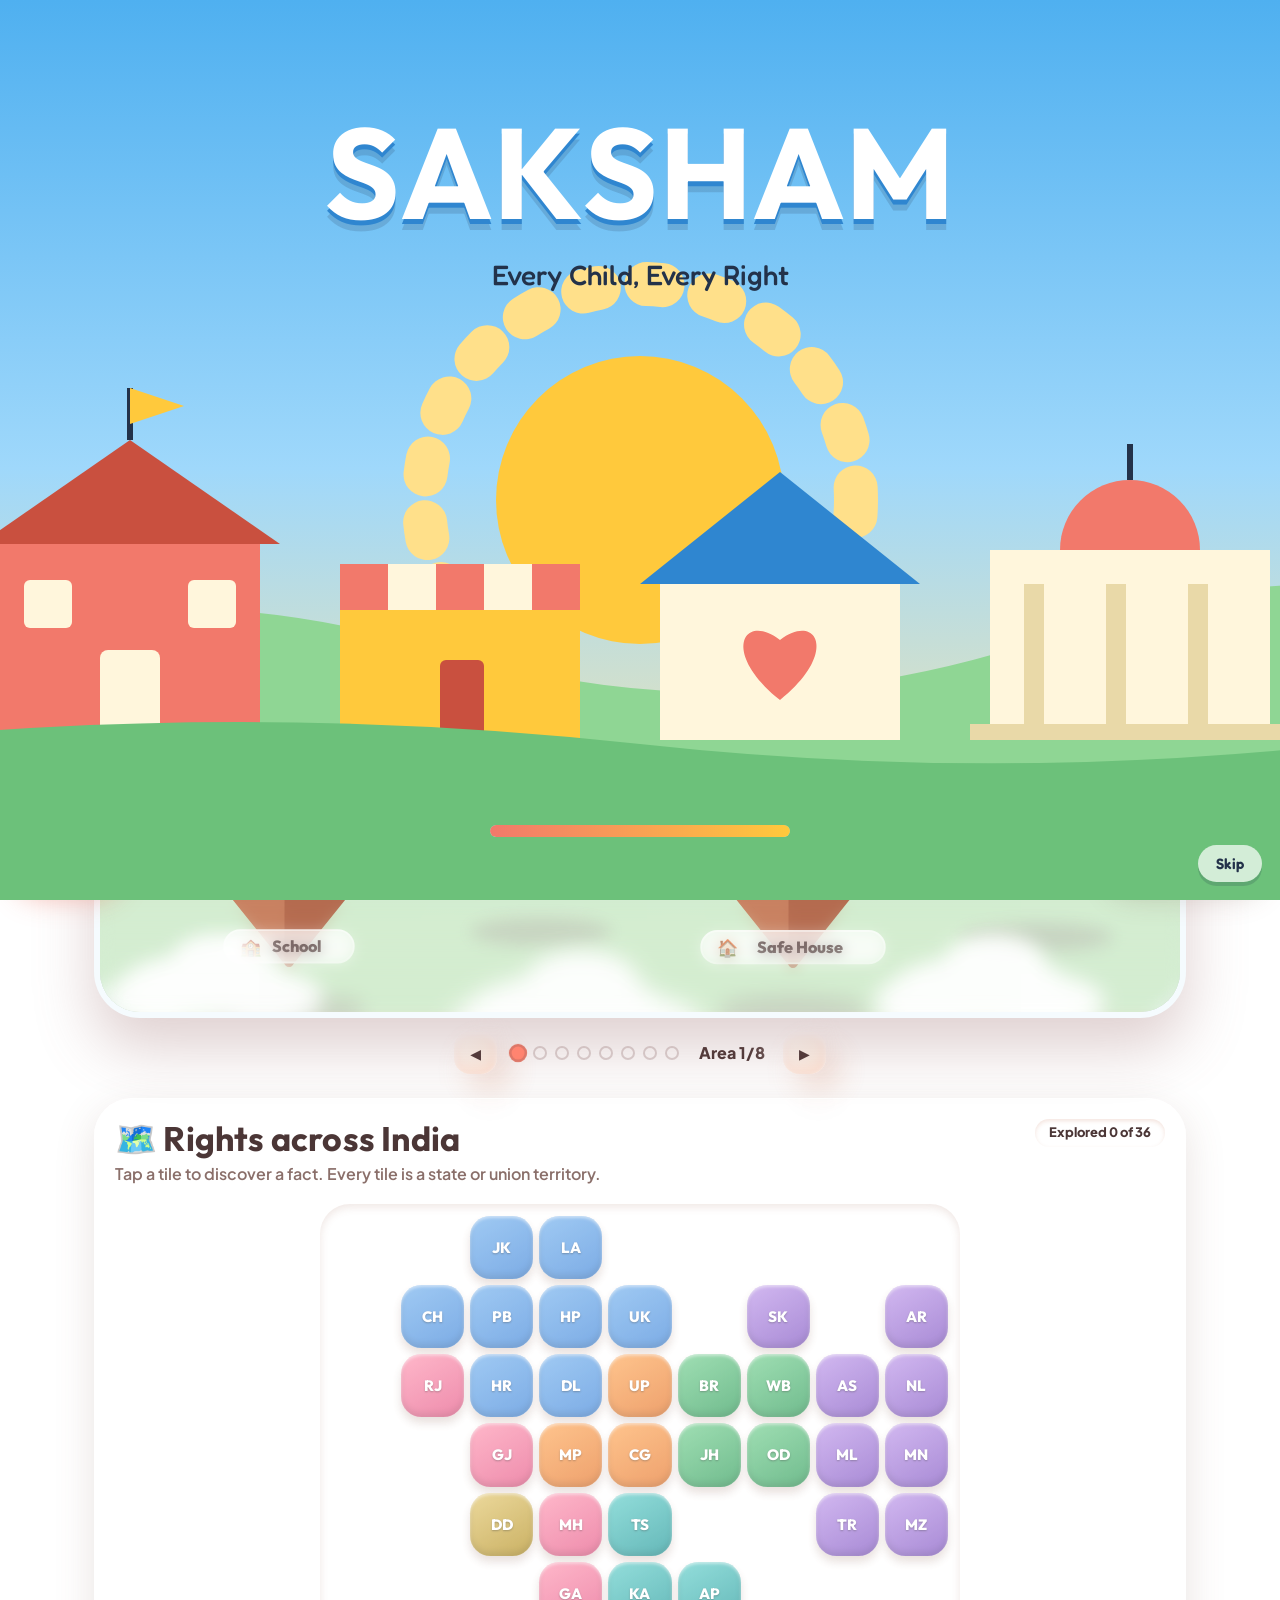
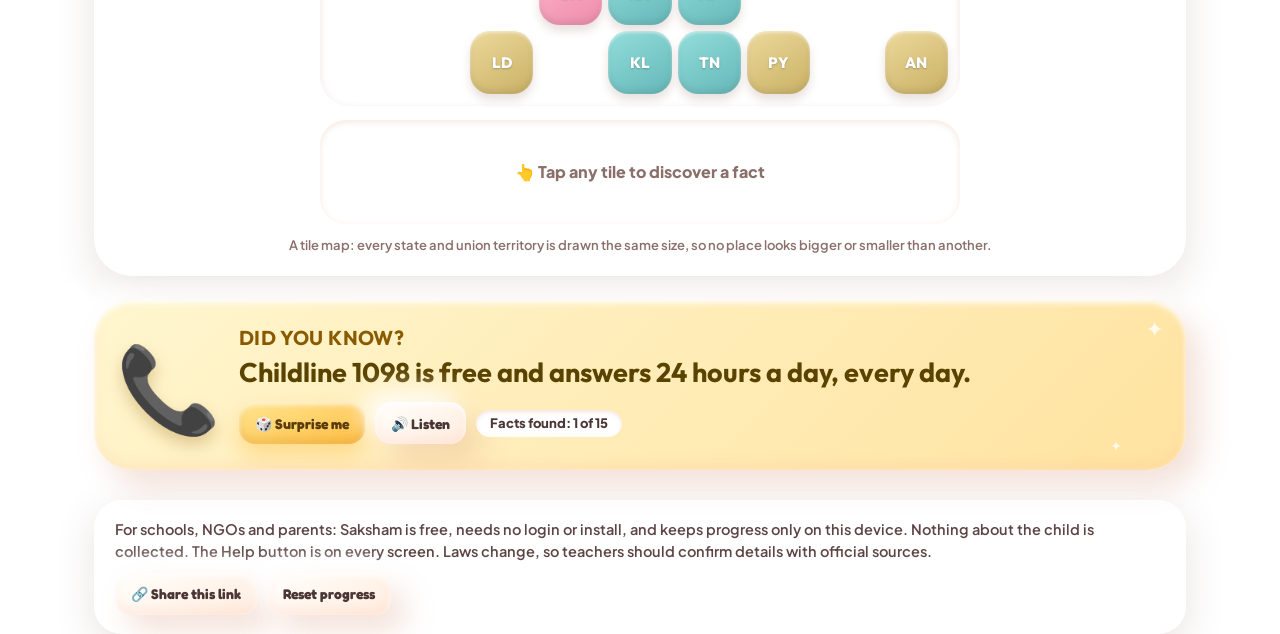
<file: index.html>
<!DOCTYPE html>
<html lang="en">
<link rel="stylesheet" href="saksham-fx.css">
<head>
<meta charset="utf-8">
<meta name="viewport" content="width=device-width, initial-scale=1, viewport-fit=cover">
<title>SAKSHAM — Every Child, Every Right</title>
<link rel="preconnect" href="https://fonts.googleapis.com">
<link href="https://fonts.googleapis.com/css2?family=Outfit:wght@500;700;800&family=Plus+Jakarta+Sans:wght@500;600;700;800&family=Noto+Sans+Devanagari:wght@500;700&family=Noto+Sans+Tamil:wght@500;700&family=Noto+Sans+Telugu:wght@500;700&family=Noto+Sans+Gurmukhi:wght@500;700&display=swap" rel="stylesheet">
<style>
:root{
  box-sizing:border-box;padding-top:env(safe-area-inset-top,0px);padding-bottom:env(safe-area-inset-bottom,0px);
  --sky:#a9d8f5;--sky2:#d8eefb;--cream:#fff7ec;--peach:#ffd9c7;--coral:#ff8470;--terra:#e8715c;--pink:#ffb8ae;--sun:#ffd25e;--sun2:#ffe9a3;
  --ink:#4b3636;--muted:#8a6f6a;--good:#2f9e6e;--bad:#e5484d;--spring:cubic-bezier(.34,1.56,.64,1);
  --display:'Outfit','Noto Sans Devanagari','Noto Sans Tamil','Noto Sans Telugu','Noto Sans Gurmukhi',system-ui,sans-serif;
  --body:'Plus Jakarta Sans','Noto Sans Devanagari','Noto Sans Tamil','Noto Sans Telugu','Noto Sans Gurmukhi',system-ui,-apple-system,'Segoe UI',sans-serif;
  --clay:linear-gradient(145deg,#fffefb,#ffeee0);
  --clayShadow:14px 16px 30px rgba(214,140,110,.26),-10px -10px 24px rgba(255,255,255,.95),inset 0 3px 6px rgba(255,255,255,.95),inset 0 -6px 12px rgba(255,170,140,.16);
}
*,*::before,*::after{box-sizing:inherit}
html{scroll-padding-top:calc(env(safe-area-inset-top,0px) + 90px);scroll-behavior:smooth}
body{margin:0;font-family:var(--body);color:var(--ink);line-height:1.5;min-height:100%;background:linear-gradient(180deg,#a9d8f5 0%,#cfe9f8 30%,#fff1e2 62%,#ffd5c4 100%) fixed;-webkit-tap-highlight-color:transparent;overflow-x:hidden}
h1,h2,h3{font-family:var(--display);line-height:1.15;margin:0}
button,select,input{font-family:inherit}
button{cursor:pointer}
.wrap{max-width:1120px;margin:0 auto;padding:0 14px}
.bokeh{position:fixed;inset:0;pointer-events:none;z-index:0;overflow:hidden}
.bokeh i{position:absolute;border-radius:50%;filter:blur(14px);opacity:.55;animation:bk 18s ease-in-out infinite alternate}
@keyframes bk{from{transform:translate(0,0) scale(1)}to{transform:translate(40px,-60px) scale(1.2)}}
main,header,footer{position:relative;z-index:1}

/* glass + clay */
.glass{background:rgba(255,255,255,.42);backdrop-filter:blur(12px) saturate(1.5);-webkit-backdrop-filter:blur(12px) saturate(1.5);border:1.5px solid rgba(255,255,255,.75);box-shadow:0 12px 40px rgba(120,80,70,.16)}
.clay{background:var(--clay);border-radius:30px;box-shadow:var(--clayShadow)}
.btn{border:0;border-radius:22px;padding:14px 24px;font-weight:800;font-size:17px;color:#fff;min-height:50px;background:linear-gradient(160deg,#ffa08d,#ee6f59);box-shadow:0 12px 22px rgba(232,113,92,.4),inset 0 3px 5px rgba(255,255,255,.55),inset 0 -5px 10px rgba(180,60,40,.25);transition:transform .45s var(--spring),box-shadow .3s}
.btn:hover{transform:translateY(-3px) scale(1.03)}
.btn:active{transform:translateY(1px) scale(.97);box-shadow:0 4px 10px rgba(232,113,92,.4),inset 0 4px 8px rgba(180,60,40,.3)}
.btn.alt{background:var(--clay);color:var(--ink);box-shadow:var(--clayShadow)}
.btn.sun{background:linear-gradient(160deg,#ffe58f,#ffbf47);color:#5a3b0a;box-shadow:0 12px 22px rgba(255,191,71,.45),inset 0 3px 5px rgba(255,255,255,.7),inset 0 -5px 10px rgba(200,130,20,.25)}
.btn.sm{padding:9px 16px;font-size:14px;min-height:42px;border-radius:16px}
.btn:focus-visible,.opt:focus-visible,.pbtn:focus-visible,.fab:focus-visible{outline:3px solid #fff;box-shadow:0 0 0 6px var(--coral)}

/* nav */
.top{position:sticky;top:calc(env(safe-area-inset-top,0px) + 8px);z-index:30;padding:0 10px}
.nav{max-width:1100px;margin:8px auto 0;border-radius:999px;padding:7px 10px 7px 12px;display:flex;align-items:center;gap:8px;color:#fff;background:rgba(112,66,62,.42);backdrop-filter:blur(12px) saturate(1.5);-webkit-backdrop-filter:blur(12px) saturate(1.5);border:1.5px solid rgba(255,255,255,.55);box-shadow:0 14px 40px rgba(120,70,60,.25)}
.logo{display:flex;align-items:center;gap:6px;background:none;border:0;color:#fff;padding:0;text-align:left}
.logo b{font-family:var(--display);font-size:24px;letter-spacing:1px;display:block;line-height:1;text-shadow:0 2px 6px rgba(80,40,40,.35)}
.logo small{display:block;font-size:11px;font-weight:700;opacity:.92}
.sp{flex:1}
.gauge{display:flex;align-items:center;gap:8px;padding:5px 10px 5px 6px;border-radius:99px;background:rgba(60,30,30,.28);box-shadow:inset 0 3px 7px rgba(0,0,0,.28)}
.segs{display:flex;gap:4px}
.seg{width:22px;height:14px;border-radius:99px;background:rgba(255,255,255,.28);transition:background .5s var(--spring),box-shadow .5s,transform .5s var(--spring)}
.seg.on{background:linear-gradient(180deg,#fff0a6,#ffb62e);box-shadow:0 0 12px #ffd25e,inset 0 2px 2px #fff9;transform:scaleY(1.2)}
.gauge b{font-family:var(--display);font-size:15px}
.lang{display:flex;align-items:center;gap:4px;border-radius:99px;background:rgba(255,255,255,.2);border:1px solid rgba(255,255,255,.5);padding:0 4px 0 10px}
.lang select{appearance:none;-webkit-appearance:none;background:transparent;color:#fff;border:0;font-weight:800;font-size:14px;padding:9px 20px 9px 4px;max-width:104px}
.lang select option{color:#2a2140}
.lang:after{content:"▾";margin-left:-18px;font-size:12px;pointer-events:none}
.pbtn{border:1px solid rgba(255,255,255,.5);background:rgba(255,255,255,.2);color:#fff;border-radius:99px;min-width:42px;height:42px;font-size:17px;font-weight:800;padding:0 12px;transition:transform .4s var(--spring),background .2s}
.pbtn:hover{transform:scale(1.08);background:rgba(255,255,255,.35)}
.pbtn[aria-pressed="false"]{opacity:.6}
@media(max-width:700px){.logo small,.pbtn .t,.gauge b{display:none}.nav{gap:5px}.logo b{font-size:20px}.seg{width:16px}}

main{padding:16px 0 150px}
.view{animation:pop .5s var(--spring) both}
@keyframes pop{from{opacity:0;transform:scale(.88) translateY(14px)}to{opacity:1;transform:none}}

/* hero */
.hero{display:grid;grid-template-columns:1.2fr 1fr;gap:10px;align-items:center;margin:10px 0 16px}
.hero .txt{padding:22px 24px;border-radius:34px}
.kick{font-weight:800;color:var(--terra);letter-spacing:.5px}
.hero h1{font-size:clamp(44px,8vw,78px);font-weight:800;background:linear-gradient(90deg,var(--terra),#ff9d6c 55%,#f2b43c);-webkit-background-clip:text;background-clip:text;color:transparent;letter-spacing:1px}
.tagl{font-family:var(--display);font-size:clamp(20px,3vw,28px);font-weight:700;margin:2px 0 8px}
.hero p{font-size:clamp(15px,2.2vw,18px);color:#6b5050;margin:0;font-weight:600}
.mascot{position:relative;display:flex;flex-direction:column;align-items:center;justify-content:center;min-height:250px}
.say{position:relative;max-width:300px;min-height:70px;padding:14px 18px;border-radius:26px;font-weight:800;font-size:16px;margin-bottom:6px;animation:float 5s ease-in-out infinite}
.say:after{content:"";position:absolute;bottom:-10px;left:54%;border:10px solid transparent;border-top-color:rgba(255,255,255,.7);border-bottom:0}
.say.typing:after{}
.say .cur{display:inline-block;width:2px;height:1em;background:var(--terra);margin-left:2px;vertical-align:-2px;animation:blinkc .7s steps(1) infinite}
@keyframes blinkc{50%{opacity:0}}
.owlwrap{position:relative;width:190px;height:190px;display:grid;place-items:center}
.owlwrap:before{content:"";position:absolute;inset:6px;border-radius:50%;background:radial-gradient(circle at 35% 30%,#fff,#ffe9d8 55%,#ffcfb8);box-shadow:inset -10px -14px 24px rgba(240,150,120,.35),0 24px 34px rgba(200,110,90,.28)}
.owlwrap svg{position:relative;filter:drop-shadow(0 10px 8px rgba(120,60,40,.3))}
@keyframes float{0%,100%{transform:translateY(0)}50%{transform:translateY(-8px)}}
@media(max-width:760px){.hero{grid-template-columns:1fr}.mascot{flex-direction:row;min-height:0;gap:8px}.owlwrap{width:130px;height:130px}.owlwrap svg{width:110px;height:110px}.say{max-width:62%}}

/* town */
.town{position:relative;border-radius:46px;overflow:hidden;border:6px solid rgba(255,255,255,.85);box-shadow:0 30px 60px rgba(150,100,100,.3);background:#bfe3f7;transform:perspective(1400px) rotateX(calc(var(--my,0)*-1.6deg)) rotateY(calc(var(--mx,0)*2.2deg));transition:transform .5s var(--spring)}
.town svg{display:block;width:100%;height:auto}
.tilt{position:absolute;left:0;right:0;height:20%;pointer-events:none;backdrop-filter:blur(7px);-webkit-backdrop-filter:blur(7px)}
.tilt.t{top:0;-webkit-mask-image:linear-gradient(#000,transparent);mask-image:linear-gradient(#000,transparent)}
.tilt.b{bottom:0;-webkit-mask-image:linear-gradient(transparent,#000);mask-image:linear-gradient(transparent,#000)}
.px{transform:translate(calc(var(--mx,0)*var(--d,10)*-1px),calc(var(--my,0)*var(--d,10)*-.6px));transition:transform .35s ease-out}
.cl{animation:drift var(--sp,90s) linear infinite;animation-delay:var(--dl,0s)}
@keyframes drift{from{transform:translateX(-320px)}to{transform:translateX(1560px)}}
.flt{animation:isl 6s ease-in-out infinite;animation-delay:var(--dl,0s)}
@keyframes isl{0%,100%{transform:translateY(0)}50%{transform:translateY(-9px)}}
.bld{cursor:pointer;outline:none}
.bi{transform-box:fill-box;transform-origin:50% 100%;transition:transform .55s var(--spring),filter .3s}
.bld:hover .bi,.bld:focus-visible .bi{transform:translateY(-14px) scale(1.045);filter:drop-shadow(0 0 3px #fff) drop-shadow(0 0 16px #ffd25e)}
.bld:active .bi{transform:translateY(-4px) scale(.98)}
.plate rect{transition:fill .3s}
.bld:hover .plate rect,.bld:focus-visible .plate rect{fill:#fff}
.plate text{font-family:var(--display);font-weight:800;pointer-events:none}
.ring{transform-box:fill-box;transform-origin:center;animation:ring 2s ease-out infinite}
@keyframes ring{from{transform:scale(1);opacity:.9}to{transform:scale(2.3);opacity:0}}
.bk{animation:bkb 1.6s ease-in-out infinite;transform-box:fill-box;transform-origin:center}
@keyframes bkb{0%,100%{transform:translateY(0)}50%{transform:translateY(-6px)}}
.leaf{animation:leaf var(--du,16s) linear infinite;animation-delay:var(--dl,0s)}
@keyframes leaf{0%{transform:translate(0,-40px) rotate(0);opacity:0}8%{opacity:1}92%{opacity:1}100%{transform:translate(var(--dx,120px),700px) rotate(540deg);opacity:0}}
.bird{animation:fly var(--du,24s) linear infinite;animation-delay:var(--dl,0s)}
@keyframes fly{from{transform:translate(-80px,0)}to{transform:translate(1300px,-40px)}}
.wing{transform-box:fill-box;transform-origin:center;animation:flap .5s ease-in-out infinite alternate}
@keyframes flap{from{transform:scaleY(1)}to{transform:scaleY(-.6)}}
.ray{animation:ray 7s ease-in-out infinite alternate;animation-delay:var(--dl,0s)}
@keyframes ray{from{opacity:.22}to{opacity:.6}}
.steam{animation:steam 3s ease-out infinite;animation-delay:var(--dl,0s)}
@keyframes steam{from{transform:translateY(0) scale(.6);opacity:.8}to{transform:translateY(-34px) scale(1.5);opacity:0}}
.flag{transform-box:fill-box;transform-origin:left center;animation:wv 1.5s ease-in-out infinite}
@keyframes wv{0%,100%{transform:skewY(-7deg)}50%{transform:skewY(7deg)}}

/* cards */
.cards{display:grid;grid-template-columns:repeat(auto-fit,minmax(230px,1fr));gap:16px;margin:22px 0}
.card{position:relative;text-align:left;border:0;padding:18px;color:var(--ink);overflow:hidden;transition:transform .5s var(--spring),box-shadow .3s}
.card:hover{transform:translateY(-8px) rotate(-.6deg)}
.card:before{content:"";position:absolute;inset:0;border-radius:30px;padding:2px;background:conic-gradient(from 0deg,#fff0,var(--sun),#fff0,var(--coral),#fff0);-webkit-mask:linear-gradient(#000 0 0) content-box,linear-gradient(#000 0 0);-webkit-mask-composite:xor;mask-composite:exclude;opacity:0;transition:opacity .3s}
.card:hover:before{opacity:1}
.card .ic{font-size:44px;filter:drop-shadow(0 6px 6px rgba(150,80,50,.25))}
.card h3{font-size:22px;margin:4px 0}
.card p{margin:0 0 10px;color:var(--muted);font-size:14.5px;font-weight:600}
.card .bar{position:absolute;left:18px;top:0;width:60px;height:8px;border-radius:0 0 10px 10px}
.tag{display:inline-block;border-radius:99px;padding:4px 14px;font-weight:800;font-size:13px;background:#fff;box-shadow:inset 0 2px 4px rgba(200,120,90,.2)}
.tag.done{background:linear-gradient(180deg,#fff0a6,#ffd25e);color:#5a3b0a}

/* player */
.ptop{display:flex;align-items:center;gap:10px;margin-bottom:12px;flex-wrap:wrap}
.pt{font-family:var(--display);font-size:clamp(20px,3vw,26px);font-weight:800;flex:1;min-width:150px}
.pdots{display:flex;gap:5px;width:100%;padding:4px;border-radius:99px;background:rgba(255,255,255,.5);box-shadow:inset 0 2px 5px rgba(150,90,70,.2)}
.pd{flex:1;height:10px;border-radius:9px;background:rgba(150,110,100,.18);transition:background .4s}
.pd.on{background:linear-gradient(180deg,var(--rc,var(--coral)),color-mix(in srgb,var(--rc,var(--coral)) 70%,#fff))}
.stage{position:relative;border-radius:36px;overflow:hidden;min-height:320px;display:flex;align-items:flex-end;justify-content:space-evenly;gap:6px;padding:84px 10px 16px;background:linear-gradient(var(--s1),var(--s2) 72%,var(--g) 72%);border:5px solid rgba(255,255,255,.85);box-shadow:0 24px 50px rgba(150,100,90,.28);transition:filter .6s}
.stage:before{content:"";position:absolute;inset:0;background:radial-gradient(circle at 12% 22%,rgba(255,255,255,.7) 0 40px,transparent 41px),radial-gradient(circle at 82% 14%,rgba(255,240,180,.8) 0 60px,transparent 61px),radial-gradient(circle at 60% 40%,rgba(255,255,255,.45) 0 30px,transparent 31px);filter:blur(10px);pointer-events:none;animation:bk 14s ease-in-out infinite alternate}
.stage.dim{filter:saturate(.55) brightness(.93)}
.bg-school{--s1:#9bd6f7;--s2:#e0f3fd;--g:#9fd98f}
.bg-tea{--s1:#ffd9b0;--s2:#fff0d6;--g:#d9b280}
.bg-dhaba{--s1:#ffae82;--s2:#ffdcb0;--g:#c4916a}
.bg-home{--s1:#ffe6cc;--s2:#fff5e8;--g:#e5bf98}
.bg-field{--s1:#ffd98a;--s2:#fff2c2;--g:#9ad06a}
.prop{position:absolute;font-size:60px;top:14px;right:22px;animation:float 4s ease-in-out infinite;filter:drop-shadow(0 8px 6px rgba(120,70,40,.25))}
.actor{position:relative;display:flex;flex-direction:column;align-items:center;max-width:46%;min-width:0;z-index:1}
.actor svg{width:clamp(86px,24vw,128px);height:auto;overflow:visible;filter:drop-shadow(0 10px 6px rgba(120,70,40,.28))}
.actor svg.adult{width:clamp(100px,28vw,148px)}
.bubble{background:#fff;color:#4b3636;border-radius:20px;padding:9px 14px;font-weight:800;font-size:15px;box-shadow:0 8px 18px rgba(120,70,40,.2);margin-bottom:10px;position:relative;max-width:250px;animation:pop .5s var(--spring) both;line-height:1.35}
.bubble:after{content:"";position:absolute;bottom:-8px;left:50%;margin-left:-8px;border:8px solid transparent;border-top-color:#fff;border-bottom:0}
.nametag{background:rgba(255,255,255,.9);color:#4b3636;border-radius:99px;padding:1px 12px;font-size:13px;font-weight:800;margin-top:2px;box-shadow:0 3px 8px rgba(120,70,40,.15)}
.fig{animation:bob 2.2s ease-in-out infinite}
.eyes{animation:blink 4.6s infinite;transform-box:fill-box;transform-origin:center}
.arm.wave{animation:armwave .9s ease-in-out infinite;transform-origin:68px 66px}
.tear{animation:tear 2.4s infinite}
.owl .wing2{transform-box:view-box}
.owl .wl{transform-origin:30px 50px;animation:flapl 2.6s ease-in-out infinite}
.owl .wr{transform-origin:70px 50px;animation:flapr 2.6s ease-in-out infinite}
.owl-float{animation:bob 2.8s ease-in-out infinite}
@keyframes bob{0%,100%{transform:translateY(0)}50%{transform:translateY(-4px)}}
@keyframes blink{0%,93%,100%{transform:scaleY(1)}96%{transform:scaleY(.08)}}
@keyframes armwave{0%,100%{transform:rotate(-125deg)}50%{transform:rotate(-155deg)}}
@keyframes tear{0%{transform:translateY(-3px);opacity:0}30%{opacity:1}100%{transform:translateY(12px);opacity:0}}
@keyframes flapl{0%,80%,100%{transform:rotate(0)}88%{transform:rotate(14deg)}94%{transform:rotate(-4deg)}}
@keyframes flapr{0%,80%,100%{transform:rotate(0)}88%{transform:rotate(-14deg)}94%{transform:rotate(4deg)}}
.narr{padding:16px 18px;margin:14px 0;font-size:clamp(17px,2.6vw,20px);font-weight:700;border-radius:26px;display:flex;gap:12px;align-items:flex-start}
.narr span{flex:1}
.row{display:flex;gap:10px;flex-wrap:wrap;justify-content:flex-end}
.opts{display:grid;gap:12px;margin:12px 0}
.opt{display:flex;gap:12px;align-items:center;text-align:left;border:0;color:var(--ink);padding:14px 16px;font-size:17px;font-weight:700;min-height:58px;border-radius:24px;background:var(--clay);box-shadow:var(--clayShadow);transition:transform .45s var(--spring),box-shadow .3s}
.opt:hover:not(:disabled){transform:translateX(6px) scale(1.01)}
.opt:active:not(:disabled){transform:scale(.98)}
.opt .l{flex:none;width:36px;height:36px;border-radius:50%;background:linear-gradient(160deg,#fff,#ffe0d2);display:grid;place-items:center;font-family:var(--display);font-weight:800;box-shadow:inset 0 -3px 5px rgba(240,140,110,.3),0 3px 6px rgba(200,110,80,.2)}
.opt.ok{background:linear-gradient(145deg,#e4fbef,#bdeed7);color:#0b5c3a}
.opt.no{background:linear-gradient(145deg,#ffecec,#ffc9c9);color:#8a1f24;animation:shake .4s}
.opt:disabled{cursor:default}
@keyframes shake{25%{transform:translateX(-6px)}75%{transform:translateX(6px)}}
.fb{border-radius:22px;padding:12px 18px;font-weight:800;margin:12px 0;animation:pop .5s var(--spring) both}
.fb.good{background:linear-gradient(145deg,#e4fbef,#bdeed7);color:#0b5c3a}
.fb.warn{background:linear-gradient(145deg,#fff4d1,#ffe29a);color:#6b4a00}
.fb.bad{background:linear-gradient(145deg,#ffecec,#ffc9c9);color:#8a1f24}
.law{border-radius:34px;overflow:hidden}
.law .lh{padding:20px 22px;background:linear-gradient(135deg,var(--rc,var(--coral)),color-mix(in srgb,var(--rc,var(--coral)) 60%,#ffd25e));color:#fff}
.law .lh small{font-weight:800;letter-spacing:.8px;text-transform:uppercase;opacity:.95}
.law .lh h2{font-size:clamp(22px,4vw,30px);text-shadow:0 2px 6px rgba(0,0,0,.18)}
.law .lb{padding:18px 22px}
.law ul{list-style:none;margin:0;padding:0;display:grid;gap:12px}
.law li{display:flex;gap:12px;font-weight:700;font-size:17px}
.law li:before{content:"✔";flex:none;width:26px;height:26px;border-radius:50%;display:grid;place-items:center;background:linear-gradient(160deg,#6fdba8,#2f9e6e);color:#fff;font-size:14px;box-shadow:0 3px 6px rgba(40,140,100,.3)}
.remember{margin:18px 0;background:linear-gradient(145deg,#fff6cf,#ffe58f);color:#5a4300;border-radius:24px;padding:16px;font-family:var(--display);font-size:clamp(19px,3vw,24px);font-weight:700;text-align:center;box-shadow:var(--clayShadow)}
.chips{display:flex;gap:8px;flex-wrap:wrap}
.chp{background:#fff;border-radius:99px;padding:7px 14px;font-weight:800;font-size:14px;border:0;color:var(--ink);box-shadow:0 4px 10px rgba(200,120,90,.18);transition:transform .4s var(--spring)}
button.chp:hover{transform:translateY(-2px) scale(1.05)}
.fine{font-size:13px;color:var(--muted);font-weight:600;margin:12px 0 0}
.qbox{padding:18px;border-radius:32px}
.qbox h3{font-size:clamp(21px,3.5vw,27px);margin:8px 0 10px}
.big{text-align:center;padding:28px 16px;border-radius:36px}
.big .stars{font-size:56px;letter-spacing:6px;filter:drop-shadow(0 6px 6px rgba(200,140,40,.35))}
.big h2{font-size:34px;margin:6px 0}
.cert{background:linear-gradient(135deg,#fff0b8,#ffd9e3 50%,#d6e4ff);border-radius:34px;padding:28px;text-align:center;border:4px dashed #ffffffcc;margin:22px 0;box-shadow:var(--clayShadow)}
.cert h2{font-size:clamp(28px,5vw,42px)}
footer.foot{margin:30px 0 0;padding:18px 20px;border-radius:28px;font-weight:600;color:#5d4545;font-size:14.5px}
footer .row{justify-content:flex-start;margin-top:10px}

/* fabs */
.fab{position:fixed;z-index:40;bottom:calc(14px + env(safe-area-inset-bottom,0px));display:flex;align-items:center;gap:8px;border-radius:99px;padding:11px 20px;font-weight:800;font-size:16px;min-height:54px;color:#fff;transition:transform .5s var(--spring),box-shadow .3s;border:1.5px solid rgba(255,255,255,.7)}
.fab:hover{transform:translateY(-4px) scale(1.05)}
.fab:active{transform:scale(.95)}
#helpFab{left:14px;background:linear-gradient(135deg,rgba(255,110,90,.88),rgba(255,160,120,.82));backdrop-filter:blur(12px);-webkit-backdrop-filter:blur(12px);box-shadow:0 12px 28px rgba(232,90,70,.4);animation:fabp 2.6s infinite}
#helpFab:hover{box-shadow:0 0 0 3px #fff,0 0 28px rgba(255,120,90,.9)}
#chatFab{right:14px;background:rgba(255,255,255,.55);color:var(--ink);backdrop-filter:blur(12px);-webkit-backdrop-filter:blur(12px);padding:5px 20px 5px 6px;box-shadow:0 12px 28px rgba(120,80,70,.22)}
#chatFab:hover{box-shadow:0 0 0 3px #fff,0 0 28px rgba(255,210,94,.95)}
#chatFab .ow{background:#fff;border-radius:50%;display:grid;place-items:center;width:46px;height:46px;box-shadow:inset 0 -4px 6px rgba(240,150,120,.3)}
@keyframes fabp{0%{box-shadow:0 0 0 0 rgba(255,110,90,.55),0 12px 28px rgba(232,90,70,.4)}70%{box-shadow:0 0 0 18px rgba(255,110,90,0),0 12px 28px rgba(232,90,70,.4)}100%{box-shadow:0 0 0 0 rgba(255,110,90,0),0 12px 28px rgba(232,90,70,.4)}}

/* modals + chat (slide-in springs) */
.modal{position:fixed;inset:0;z-index:60;background:rgba(90,50,50,.38);display:flex;align-items:center;justify-content:center;padding:16px;backdrop-filter:blur(6px);-webkit-backdrop-filter:blur(6px);opacity:0;transition:opacity .3s}
.modal[hidden]{display:none}
.modal.open{opacity:1}
.sheet{max-width:540px;width:100%;max-height:92%;overflow:auto;border-radius:34px;background:rgba(255,250,244,.88);backdrop-filter:blur(18px);-webkit-backdrop-filter:blur(18px);border:1.5px solid #fff;box-shadow:0 30px 80px rgba(100,50,50,.4);transform:translateY(40px) scale(.88);transition:transform .55s var(--spring)}
.modal.open .sheet{transform:none}
.sheet .hd{padding:20px 22px;background:linear-gradient(135deg,#59b8c9,#7aa6f0);color:#fff;display:flex;gap:12px;align-items:center}
.sheet .hd h2{font-size:28px;flex:1}
.sheet .bd{padding:16px 20px 22px;display:grid;gap:12px}
.x{background:rgba(255,255,255,.35);border:0;color:#fff;width:42px;height:42px;border-radius:50%;font-size:20px;font-weight:800;transition:transform .4s var(--spring)}
.x:hover{transform:rotate(90deg) scale(1.1)}
.contact{display:flex;align-items:center;gap:14px;text-decoration:none;color:var(--ink);border-radius:24px;padding:12px 16px;background:var(--clay);box-shadow:var(--clayShadow);transition:transform .45s var(--spring),box-shadow .3s}
.contact:hover,.contact:focus-visible{transform:translateY(-3px) scale(1.02);outline:none;box-shadow:0 0 0 3px #fff,0 0 22px rgba(89,184,201,.9)}
.contact .n{font-family:var(--display);font-weight:800;font-size:30px;min-width:96px;color:#2a8f9f}
.contact b{display:block;font-size:16px}
.contact span{font-size:13.5px;color:var(--muted);font-weight:600}
.calm{background:rgba(213,244,247,.85);color:#1b5d68;border-radius:20px;padding:12px 16px;font-weight:700}
.langs{display:grid;gap:10px}
.langs .btn{display:flex;justify-content:space-between;align-items:center;font-size:20px}
.langs .btn small{opacity:.85;font-weight:700;font-size:13px}
.chat{position:fixed;z-index:50;right:16px;bottom:calc(86px + env(safe-area-inset-bottom,0px));width:390px;height:min(640px,74vh);border-radius:32px;display:flex;flex-direction:column;overflow:hidden;background:rgba(255,250,244,.66);backdrop-filter:blur(20px) saturate(1.5);-webkit-backdrop-filter:blur(20px) saturate(1.5);border:1.5px solid rgba(255,255,255,.9);box-shadow:0 28px 70px rgba(100,50,50,.35);opacity:0;transform:translate(60px,40px) scale(.85);transform-origin:100% 100%;transition:transform .55s var(--spring),opacity .3s}
.chat[hidden]{display:none}
.chat.open{opacity:1;transform:none}
@media(max-width:560px){.chat{left:8px;right:8px;width:auto;height:74vh}}
.chead{display:flex;align-items:center;gap:10px;padding:10px 14px;background:linear-gradient(135deg,var(--coral),#ffab7a);color:#fff}
.chead .ow{background:#fff;border-radius:50%;width:48px;height:48px;display:grid;place-items:center}
.chead b{font-family:var(--display);font-size:22px;display:block;line-height:1}
.chead small{opacity:.95;font-weight:700}
.chead .x{margin-left:auto}
.msgs{flex:1;overflow:auto;padding:14px;display:flex;flex-direction:column;gap:10px}
.m{max-width:86%;padding:10px 14px;border-radius:20px;font-weight:600;font-size:15.5px;white-space:pre-wrap;word-wrap:break-word;animation:pop .4s var(--spring) both}
.m.bot{background:#fff;border-bottom-left-radius:6px;align-self:flex-start;box-shadow:0 6px 14px rgba(200,120,90,.16)}
.m.me{background:linear-gradient(160deg,#ffa08d,#ee6f59);color:#fff;border-bottom-right-radius:6px;align-self:flex-end;box-shadow:0 6px 14px rgba(232,113,92,.35)}
.m.help{background:rgba(213,244,247,.95);color:#1b5d68;align-self:flex-start}
.m.help a{font-weight:800;color:#0e6e7a}
.typing i{display:inline-block;width:8px;height:8px;border-radius:50%;background:var(--muted);margin-right:4px;animation:tdot 1s infinite}
.typing i:nth-child(2){animation-delay:.15s}.typing i:nth-child(3){animation-delay:.3s}
@keyframes tdot{0%,60%,100%{transform:translateY(0);opacity:.5}30%{transform:translateY(-5px);opacity:1}}
.cchips{display:flex;gap:6px;overflow-x:auto;padding:8px 12px 0}
.cchips .chp{white-space:nowrap}
.cin{display:flex;gap:8px;padding:10px 12px}
.cin input{flex:1;min-width:0;border:0;border-radius:18px;padding:11px 16px;font-weight:600;background:#fff;color:var(--ink);font-size:16px;box-shadow:inset 0 3px 6px rgba(200,120,90,.2)}
.cin input:focus{outline:3px solid rgba(255,132,112,.5)}
.cnote{margin:0;padding:0 14px 10px;font-size:12px;color:var(--muted);font-weight:700}

/* teacher */
.tsec{padding:20px;margin:14px 0}
.tsec h3{font-size:24px;margin-bottom:6px}
.tg{display:grid;grid-template-columns:repeat(auto-fit,minmax(260px,1fr));gap:14px}
.tg h4{margin:10px 0 4px;font-family:var(--display);font-size:17px;color:var(--terra)}
.tg ul{margin:0;padding-left:20px;font-weight:600;font-size:15px}
.key{display:none;background:#fff;border-radius:18px;padding:10px 14px;margin-top:10px;font-size:14.5px;font-weight:600;box-shadow:inset 0 2px 6px rgba(200,120,90,.2)}
.showkey .key{display:block}
.proj main{zoom:1.18}
#confetti{position:fixed;inset:0;pointer-events:none;z-index:70;overflow:hidden}
#confetti i{position:absolute;top:-20px;width:10px;height:16px;border-radius:3px;animation:fall linear forwards}
@keyframes fall{to{transform:translateY(110vh) rotate(720deg)}}
@media (prefers-reduced-motion: reduce){*,*::before,*::after{animation-duration:.01ms!important;animation-iteration-count:1!important;transition-duration:.01ms!important;scroll-behavior:auto!important}}
@media print{.top,.fab,.chat,.modal,.bokeh,#confetti,.noprint{display:none!important}body{background:#fff}.clay,.glass{box-shadow:none!important;border:1px solid #ccc}.key{display:block!important}.view{animation:none}}

.segs{flex-wrap:wrap;gap:2px;max-width:150px}
.segs .seg,.segs .seg.on{width:6px;height:12px}

.tnav{display:flex;align-items:center;justify-content:center;gap:12px;margin:14px 0 4px;flex-wrap:wrap}
.tdots{display:flex;gap:4px;align-items:center}
.tdot{width:14px;height:14px;border-radius:50%;border:0;background:rgba(255,255,255,.7);box-shadow:inset 0 0 0 2px rgba(120,80,80,.25);cursor:pointer;padding:0;margin:0 2px}
.tdot.on{background:#ff8470;transform:scale(1.3)}
.tlbl{font-weight:800;min-width:78px;text-align:center}

/* =============== v3: tabs, map, facts, community, badges =============== */
html{scroll-padding-top:calc(env(safe-area-inset-top,0px) + 150px)}
.tabs{max-width:1100px;margin:8px auto 0;display:flex;gap:6px;padding:6px;border-radius:999px;overflow-x:auto;scrollbar-width:none;justify-content:center}
.tabs::-webkit-scrollbar{display:none}
.tab{flex:0 0 auto;display:flex;align-items:center;gap:6px;border:0;border-radius:99px;padding:8px 16px;min-height:42px;font-weight:800;font-size:15px;color:var(--ink);background:transparent;transition:transform .4s var(--spring),background .25s,box-shadow .25s}
.tab:hover{transform:translateY(-2px);background:rgba(255,255,255,.55)}
.tab[aria-selected="true"]{background:linear-gradient(160deg,#ff9d86,#ee6f59);color:#fff;box-shadow:0 8px 16px rgba(232,113,92,.4),inset 0 2px 3px rgba(255,255,255,.5)}
.tab:focus-visible{outline:3px solid #fff;box-shadow:0 0 0 6px var(--coral)}
.tab .ti{font-size:18px}
@media(max-width:520px){.tab{padding:8px 11px;font-size:13px;gap:4px}.tab .ti{font-size:16px}}

/* map */
.mapsec{padding:20px;margin:24px 0;border-radius:38px}
.mhead{display:flex;justify-content:space-between;gap:10px;align-items:flex-start;flex-wrap:wrap}
.mhead h2{font-size:clamp(24px,4vw,34px)}
.mhead p{margin:4px 0 0;color:var(--muted);font-weight:600;max-width:560px}
.tmap{display:grid;grid-template-columns:repeat(9,1fr);gap:6px;max-width:640px;margin:18px auto 14px;padding:12px;border-radius:30px;background:rgba(255,255,255,.4);box-shadow:inset 0 3px 8px rgba(150,90,70,.15)}
.tl{aspect-ratio:1;min-width:0;border:0;border-radius:32%;padding:0;position:relative;font-family:var(--display);font-weight:800;font-size:clamp(10px,2.3vw,15px);color:#fff;text-shadow:0 1px 2px rgba(0,0,0,.35);background:linear-gradient(150deg,var(--c1),var(--c2));box-shadow:0 6px 10px rgba(120,70,50,.22),inset 0 2px 3px rgba(255,255,255,.5),inset 0 -4px 6px rgba(0,0,0,.12);opacity:.74;transition:transform .45s var(--spring),opacity .2s,box-shadow .3s}
.tl:hover{transform:translateY(-4px) scale(1.14);opacity:1;z-index:2}
.tl:focus-visible{outline:3px solid #fff;box-shadow:0 0 0 5px var(--coral);opacity:1;z-index:3}
.tl.seen{opacity:1}
.tl.seen:after{content:"★";position:absolute;top:-4px;right:-1px;font-size:12px;color:#ffe27a;text-shadow:0 1px 2px rgba(0,0,0,.5)}
.tl.sel{opacity:1;transform:scale(1.2);box-shadow:0 0 0 3px #fff,0 0 20px rgba(255,210,94,.95);z-index:4}
.tl[data-r="n"]{--c1:#7fb8f0;--c2:#4f8fdc}
.tl[data-r="c"]{--c1:#ffb066;--c2:#e8803a}
.tl[data-r="e"]{--c1:#7fd49a;--c2:#3fa466}
.tl[data-r="w"]{--c1:#ff9fb8;--c2:#e8648f}
.tl[data-r="s"]{--c1:#6ed3cf;--c2:#2f9fa0}
.tl[data-r="ne"]{--c1:#c3a0ec;--c2:#8a62c7}
.tl[data-r="ut"]{--c1:#e6cc7a;--c2:#b8962e}
.minfo{min-height:104px;padding:14px 16px;border-radius:26px;background:rgba(255,255,255,.72);box-shadow:inset 0 2px 6px rgba(200,120,90,.18);max-width:640px;margin:0 auto}
.minfo .mi0{display:grid;place-items:center;min-height:76px;font-weight:800;color:var(--muted);text-align:center}
.minfo .mi{display:flex;gap:14px;align-items:flex-start;flex-wrap:wrap;animation:pop .45s var(--spring) both}
.minfo .mic{flex:none;width:58px;height:58px;border-radius:50%;display:grid;place-items:center;font-family:var(--display);font-weight:800;font-size:19px;color:#fff;background:linear-gradient(150deg,var(--c1),var(--c2));box-shadow:0 6px 10px rgba(120,70,50,.25),inset 0 2px 3px rgba(255,255,255,.5)}
.minfo .mt{flex:1;min-width:200px}
.minfo h3{font-size:22px;margin-bottom:4px}
.minfo p{margin:8px 0 0;font-weight:700;font-size:16.5px}

/* facts */
.fsec{margin:24px 0;padding:22px;border-radius:38px;background:linear-gradient(135deg,#fff6cf,#ffe3a0);display:grid;grid-template-columns:auto 1fr;gap:18px;align-items:center;overflow:hidden;position:relative}
.fsec:before,.fsec:after{content:"✦";position:absolute;color:#fff;opacity:.8;animation:twk 3.2s ease-in-out infinite}
.fsec:before{top:12px;right:22px;font-size:22px}
.fsec:after{bottom:14px;right:64px;font-size:14px;animation-delay:-1.4s}
@keyframes twk{0%,100%{transform:scale(.6) rotate(0);opacity:.3}50%{transform:scale(1.2) rotate(40deg);opacity:1}}
.fic{font-size:clamp(54px,12vw,84px);filter:drop-shadow(0 8px 8px rgba(150,100,20,.3));animation:bob 3s ease-in-out infinite}
.fsec h3{font-size:20px;color:#8a5a00;letter-spacing:.4px;text-transform:uppercase}
.ftxt{font-family:var(--display);font-size:clamp(19px,3vw,27px);font-weight:700;color:#5a4300;margin:6px 0 12px;line-height:1.3}
.fcard.flip .fic,.fcard.flip .ftxt{animation:flipx .5s ease}
@keyframes flipx{0%{transform:rotateX(0);opacity:1}50%{transform:rotateX(90deg);opacity:0}100%{transform:rotateX(0);opacity:1}}
@media(max-width:520px){.fsec{grid-template-columns:1fr;text-align:center}.fsec .row{justify-content:center}}

/* badges */
.bsum{display:flex;gap:16px;align-items:center;flex-wrap:wrap;padding:20px;border-radius:34px;margin:12px 0}
.bsum .grow{flex:1;min-width:220px}
.bsum h2{font-size:clamp(26px,4.5vw,38px)}
.bsum p{margin:4px 0 10px;font-weight:600;color:var(--muted)}
.bar2{height:12px;border-radius:9px;background:rgba(150,110,100,.2);overflow:hidden;box-shadow:inset 0 2px 4px rgba(120,70,50,.2)}
.bar2 i{display:block;height:100%;border-radius:9px;background:linear-gradient(90deg,var(--coral),var(--sun));transition:width .8s var(--spring)}
.bgrid{display:grid;grid-template-columns:repeat(auto-fill,minmax(160px,1fr));gap:14px;margin:16px 0}
.bdg{text-align:center;padding:18px 10px 14px;border-radius:28px;background:var(--clay);box-shadow:var(--clayShadow);transition:transform .5s var(--spring)}
.bdg:hover{transform:translateY(-6px) rotate(-1deg)}
.med{width:88px;height:88px;margin:0 auto 10px;border-radius:50%;display:grid;place-items:center;font-size:42px;background:radial-gradient(circle at 30% 25%,#fff,var(--bc) 72%);border:4px solid #fff;box-shadow:inset 0 -7px 12px rgba(0,0,0,.14),0 10px 18px rgba(0,0,0,.18);position:relative}
.bdg.on .med:before{content:"";position:absolute;inset:-4px;border-radius:50%;background:conic-gradient(from 0deg,transparent,rgba(255,255,255,.9),transparent 35%);animation:spin 4s linear infinite;mask:radial-gradient(circle,transparent 62%,#000 64%);-webkit-mask:radial-gradient(circle,transparent 62%,#000 64%)}
@keyframes spin{to{transform:rotate(360deg)}}
.bdg.lock .med{filter:grayscale(1) brightness(1.08);opacity:.5}
.bdg.lock .med:after{content:"🔒";position:absolute;bottom:-6px;right:-6px;font-size:22px;filter:none}
.bdg b{display:block;font-family:var(--display);font-size:17px;margin-bottom:2px}
.bdg small{display:block;color:var(--muted);font-weight:600;font-size:12.5px;line-height:1.35}
.bdg.next{outline:3px dashed rgba(255,132,112,.6);outline-offset:3px}

/* community */
.wall{display:grid;grid-template-columns:repeat(auto-fill,minmax(168px,1fr));gap:12px}
.scard{padding:14px 12px;border-radius:26px;background:var(--clay);box-shadow:var(--clayShadow);text-align:center;transition:transform .5s var(--spring);position:relative}
.scard:hover{transform:translateY(-5px)}
.scard .av{font-size:46px;line-height:1.1;filter:drop-shadow(0 5px 4px rgba(120,70,40,.25))}
.scard b{display:block;font-family:var(--display);font-size:18px;margin:2px 0 6px;overflow:hidden;text-overflow:ellipsis;white-space:nowrap}
.scard small{display:block;font-weight:700;font-size:12.5px;color:var(--muted);margin-top:6px}
.scard .mini{font-size:18px;margin-top:4px;min-height:24px;letter-spacing:2px}
.scard.me{outline:3px solid var(--coral)}
.youtag{position:absolute;top:8px;right:10px;font-size:11px;font-weight:800;background:var(--coral);color:#fff;border-radius:99px;padding:1px 9px}
.avpick{display:flex;gap:6px;flex-wrap:wrap;margin:8px 0 12px}
.avb{width:46px;height:46px;border-radius:50%;border:0;font-size:24px;background:#fff;box-shadow:0 4px 8px rgba(200,120,90,.2);transition:transform .4s var(--spring)}
.avb:hover{transform:scale(1.12)}
.avb[aria-pressed="true"]{outline:3px solid var(--coral);transform:scale(1.1)}
.fld{width:100%;border:0;border-radius:18px;padding:12px 16px;font-weight:700;background:#fff;color:var(--ink);font-size:16px;box-shadow:inset 0 3px 6px rgba(200,120,90,.2)}
.fld:focus{outline:3px solid rgba(255,132,112,.5)}
textarea.fld{min-height:64px;resize:vertical;font-family:ui-monospace,Menlo,Consolas,monospace;font-size:14px}
.codebox{display:flex;gap:8px;align-items:center;flex-wrap:wrap;margin-top:12px}
.codebox code{flex:1;min-width:180px;background:#fff;border-radius:14px;padding:10px 12px;font-size:12.5px;word-break:break-all;box-shadow:inset 0 2px 5px rgba(200,120,90,.2)}
details.tsec summary{cursor:pointer;font-family:var(--display);font-size:clamp(22px,3.4vw,28px);font-weight:800;list-style:none;display:flex;align-items:center;gap:10px}
details.tsec summary::-webkit-details-marker{display:none}
details.tsec summary:after{content:"▾";margin-left:auto;transition:transform .3s}
details.tsec[open] summary:after{transform:rotate(180deg)}
.stats{display:grid;grid-template-columns:repeat(auto-fit,minmax(130px,1fr));gap:10px;margin:14px 0}
.stat{background:#fff;border-radius:20px;padding:12px;text-align:center;box-shadow:inset 0 2px 6px rgba(200,120,90,.18)}
.stat b{display:block;font-family:var(--display);font-size:28px;color:var(--terra)}
.stat span{font-size:12.5px;font-weight:700;color:var(--muted)}
.insight{background:rgba(213,244,247,.85);color:#1b5d68;border-radius:18px;padding:10px 14px;font-weight:700;font-size:14.5px;margin:8px 0}
details.stu{background:#fff;border-radius:20px;margin:8px 0;box-shadow:inset 0 2px 6px rgba(200,120,90,.15)}
details.stu summary{cursor:pointer;padding:10px 14px;display:flex;align-items:center;gap:10px;font-weight:800;list-style:none}
details.stu summary::-webkit-details-marker{display:none}
details.stu .sb{padding:4px 14px 14px}
.stu .sn{flex:none;min-width:120px;display:flex;gap:8px;align-items:center}
.stu .sbar{flex:1;min-width:60px}
.stu .sv{font-size:13px;white-space:nowrap;color:var(--muted)}
.rcg{display:flex;flex-wrap:wrap;gap:6px;margin-bottom:10px}
.rc{font-size:13px;font-weight:700;border-radius:99px;padding:3px 10px;background:rgba(150,110,100,.12);color:var(--muted)}
.rc.d{background:linear-gradient(180deg,#e4fbef,#bdeed7);color:#0b5c3a}
#toast{position:fixed;left:50%;top:calc(env(safe-area-inset-top,0px) + 150px);transform:translate(-50%,-24px) scale(.9);opacity:0;pointer-events:none;z-index:80;max-width:min(92vw,460px);text-align:center;padding:12px 22px;border-radius:99px;font-weight:800;font-size:16px;color:#5a3b0a;background:linear-gradient(160deg,#fff0a6,#ffc94d);box-shadow:0 14px 30px rgba(200,140,20,.4),inset 0 2px 4px rgba(255,255,255,.7);transition:transform .5s var(--spring),opacity .3s}
#toast.show{opacity:1;transform:translate(-50%,0) scale(1)}
/* ===== SPLASH SCREEN ===== */
#splash{position:fixed;inset:0;z-index:99999;display:grid;place-items:center;overflow:hidden;text-align:center;color:#4b3636;
  background:linear-gradient(180deg,#8fcdf2 0%,#cfe9f8 30%,#fff1e2 60%,#ffb9a3 100%);
  transition:opacity .8s ease,transform .9s cubic-bezier(.7,0,.3,1),filter .8s}
#splash.sp-out{opacity:0;transform:scale(1.18);filter:blur(10px);pointer-events:none}
#splash *{box-sizing:border-box}
.sp-sun{position:absolute;top:8%;left:50%;width:min(46vw,220px);aspect-ratio:1;margin-left:calc(min(46vw,220px)/-2);border-radius:50%;
  background:radial-gradient(circle at 35% 35%,#fff7c9,#ffd25e 55%,#ffb347);
  box-shadow:0 0 0 26px rgba(255,210,94,.22),0 0 0 70px rgba(255,210,94,.12),0 0 140px 50px rgba(255,210,94,.55);animation:spSun 5s ease-in-out infinite}
@keyframes spSun{50%{transform:scale(1.08)}}
.sp-rays{position:absolute;top:calc(8% + min(23vw,110px));left:50%;width:240vmax;height:240vmax;margin:-120vmax 0 0 -120vmax;pointer-events:none;
  background:repeating-conic-gradient(from 0deg,rgba(255,255,255,.35) 0 6deg,transparent 6deg 18deg);
  -webkit-mask:radial-gradient(circle,#000 0,transparent 42%);mask:radial-gradient(circle,#000 0,transparent 42%);animation:spSpin 90s linear infinite}
@keyframes spSpin{to{transform:rotate(360deg)}}
.sp-cloud{position:absolute;height:44px;background:#fff;border-radius:999px;opacity:.85;filter:drop-shadow(0 10px 12px rgba(120,160,200,.25));animation:spDrift linear infinite}
.sp-cloud::before,.sp-cloud::after{content:"";position:absolute;background:#fff;border-radius:50%}
.sp-cloud::before{width:56px;height:56px;top:-28px;left:22px}.sp-cloud::after{width:74px;height:74px;top:-40px;left:62px}
@keyframes spDrift{from{transform:translateX(-300px)}to{transform:translateX(110vw)}}
.sp-town{position:absolute;left:0;right:0;bottom:-2px;width:100%;height:auto;pointer-events:none}
.sp-win{animation:spLamp 3.4s ease-in-out infinite}.sp-win:nth-child(odd){animation-delay:-1.4s}
@keyframes spLamp{0%,100%{opacity:.45}50%{opacity:1}}
.sp-stars{position:absolute;inset:0;pointer-events:none}
.sp-stars i{position:absolute;width:6px;height:6px;border-radius:50%;background:#fff;box-shadow:0 0 12px 3px rgba(255,210,94,.9);animation:spTw 2.8s ease-in-out infinite}
@keyframes spTw{0%,100%{opacity:0;transform:scale(.4)}50%{opacity:1;transform:scale(1)}}
.sp-center{position:relative;z-index:3;display:grid;justify-items:center;gap:14px;padding:20px;width:min(560px,100%)}
.sp-owl{width:min(210px,46vw);filter:drop-shadow(0 22px 18px rgba(160,90,70,.35));animation:spOwlIn 1.1s cubic-bezier(.34,1.56,.64,1) both,spFloat 4s 1.1s ease-in-out infinite}
@keyframes spOwlIn{from{opacity:0;transform:translateY(80px) scale(.4) rotate(-12deg)}}
@keyframes spFloat{50%{transform:translateY(-14px)}}
.sp-blink{animation:spBlink 4.2s 1.5s infinite;transform-origin:center;transform-box:fill-box}
@keyframes spBlink{0%,93%,100%{transform:scaleY(1)}96%{transform:scaleY(.08)}}
.sp-title{font-family:var(--display,'Outfit',system-ui,sans-serif);font-weight:800;font-size:clamp(2.6rem,12vw,5rem);letter-spacing:.06em;line-height:1;margin:6px 0 0;display:flex;justify-content:center}
.sp-title span{display:inline-block;opacity:0;transform:translateY(46px) rotate(8deg) scale(.6);animation:spLetter .8s cubic-bezier(.34,1.56,.64,1) forwards;
  background:linear-gradient(180deg,#ff8470,#d65a8a);-webkit-background-clip:text;background-clip:text;-webkit-text-fill-color:transparent;filter:drop-shadow(0 6px 0 rgba(255,255,255,.7))}
@keyframes spLetter{to{opacity:1;transform:none}}
.sp-tag{font-family:var(--display,'Outfit',system-ui,sans-serif);font-weight:700;font-size:clamp(1rem,3.6vw,1.35rem);letter-spacing:.14em;text-transform:uppercase;color:#e8715c;opacity:0;animation:spFade .8s 1.5s forwards}
@keyframes spFade{to{opacity:1}}
.sp-load{width:min(300px,76vw);margin-top:10px;opacity:0;animation:spFade .6s 1.7s forwards}
.sp-track{height:14px;border-radius:999px;background:rgba(255,255,255,.7);border:2px solid #fff;box-shadow:inset 0 3px 6px rgba(214,140,110,.25),0 8px 16px rgba(214,140,110,.2);overflow:hidden}
.sp-fill{height:100%;width:0;border-radius:999px;background:linear-gradient(90deg,#ffd25e,#ff8470,#d65a8a);background-size:200% 100%;animation:spFlow 1.2s linear infinite;transition:width .35s ease-out}
@keyframes spFlow{to{background-position:200% 0}}
.sp-tip{min-height:2.8em;margin-top:12px;font-weight:700;font-size:.95rem;color:#6a5252;transition:opacity .35s}
.sp-go{display:none;margin-top:6px;border:0;border-radius:999px;padding:16px 38px;font-family:inherit;font-weight:800;font-size:1.15rem;color:#fff;cursor:pointer;position:relative;overflow:hidden;
  background:linear-gradient(135deg,#ff8470,#e8715c 60%,#d65a8a);box-shadow:0 14px 28px rgba(232,113,92,.5),inset 0 2px 4px rgba(255,255,255,.45);animation:spPop .7s cubic-bezier(.34,1.56,.64,1) both,spBeat 1.8s 1s ease-in-out infinite}
.sp-go.show{display:inline-block}
@keyframes spPop{from{opacity:0;transform:scale(.4)}}
@keyframes spBeat{50%{transform:scale(1.07)}}
.sp-help{position:absolute;z-index:4;left:50%;bottom:calc(14px + env(safe-area-inset-bottom,0px));transform:translateX(-50%);padding:9px 16px;border-radius:999px;background:rgba(255,255,255,.85);
  font-weight:700;font-size:.82rem;color:#4b3636;white-space:nowrap;box-shadow:0 8px 18px rgba(214,140,110,.25)}
.sp-help b{color:#e5484d}
.sp-skip{position:absolute;z-index:4;top:calc(14px + env(safe-area-inset-top,0px));right:14px;border:0;border-radius:999px;padding:8px 16px;background:rgba(255,255,255,.7);font-family:inherit;font-weight:700;font-size:.85rem;color:#6a5252;cursor:pointer}
@media(prefers-reduced-motion:reduce){#splash *,#splash{animation-duration:.01ms!important;animation-iteration-count:1!important;transition-duration:.01ms!important}}
</style>
</head>
<script src="saksham-fx.js"></script>
<body>
<div id="splash" role="dialog" aria-label="Welcome to SAKSHAM">
  <div class="sp-rays"></div><div class="sp-sun"></div>
  <div class="sp-cloud" style="top:16%;width:150px;animation-duration:38s;animation-delay:-10s"></div>
  <div class="sp-cloud" style="top:30%;width:110px;animation-duration:54s;animation-delay:-34s;opacity:.65"></div>
  <div class="sp-cloud" style="top:9%;width:190px;animation-duration:70s;animation-delay:-50s;opacity:.55"></div>
  <div class="sp-stars" id="spStars"></div>
  <svg class="sp-town" viewBox="0 0 1440 200" preserveAspectRatio="none" aria-hidden="true">
    <path d="M0 200V120q120-40 260-10t260 0 260-30 260 20 260-10 140 20V200Z" fill="#ffc7b2" opacity=".8"/>
    <g fill="#e8836c"><rect x="70" y="100" width="90" height="100" rx="4"/><path d="M60 100 L115 62 L170 100Z"/><rect x="260" y="120" width="70" height="80"/><rect x="340" y="90" width="60" height="110"/><rect x="520" y="110" width="120" height="90"/><path d="M510 110 L580 70 L650 110Z"/><rect x="760" y="95" width="80" height="105"/><rect x="850" y="125" width="70" height="75"/><rect x="1040" y="100" width="100" height="100"/><path d="M1030 100 L1090 60 L1150 100Z"/><rect x="1230" y="115" width="80" height="85"/><rect x="1320" y="90" width="70" height="110"/></g>
    <g fill="#ffe9a3"><rect class="sp-win" x="95" y="125" width="14" height="18" rx="2"/><rect class="sp-win" x="125" y="125" width="14" height="18" rx="2"/><rect class="sp-win" x="355" y="115" width="12" height="16" rx="2"/><rect class="sp-win" x="545" y="130" width="14" height="18" rx="2"/><rect class="sp-win" x="600" y="130" width="14" height="18" rx="2"/><rect class="sp-win" x="778" y="120" width="12" height="16" rx="2"/><rect class="sp-win" x="1062" y="125" width="14" height="18" rx="2"/><rect class="sp-win" x="1100" y="125" width="14" height="18" rx="2"/><rect class="sp-win" x="1338" y="115" width="12" height="16" rx="2"/></g>
    <path d="M0 200V165q160-20 330 0t330-5 330 8 450-6V200Z" fill="#b95a68"/>
  </svg>
  <button class="sp-skip" id="spSkip" type="button">Skip ›</button>
  <div class="sp-center">
    <svg class="sp-owl" viewBox="0 0 300 320" aria-hidden="true">
      <defs><radialGradient id="spGb" cx="40%" cy="30%" r="80%"><stop offset="0" stop-color="#ffb08a"/><stop offset="1" stop-color="#e8715c"/></radialGradient><radialGradient id="spGf" cx="50%" cy="40%" r="70%"><stop offset="0" stop-color="#fffdf8"/><stop offset="1" stop-color="#ffe3cf"/></radialGradient></defs>
      <path d="M70 70 L52 20 L110 52Z" fill="#d85a47"/><path d="M230 70 L248 20 L190 52Z" fill="#d85a47"/>
      <ellipse cx="150" cy="180" rx="115" ry="125" fill="url(#spGb)"/><ellipse cx="150" cy="215" rx="68" ry="78" fill="url(#spGf)"/>
      <g fill="#f4a58a"><path d="M118 200q8 10 16 0"/><path d="M142 224q8 10 16 0"/><path d="M166 200q8 10 16 0"/><path d="M118 244q8 10 16 0"/><path d="M166 244q8 10 16 0"/></g>
      <path d="M40 170 Q8 200 38 262 Q70 232 62 176Z" fill="#d85a47"/><path d="M260 170 Q292 200 262 262 Q230 232 238 176Z" fill="#d85a47"/>
      <circle cx="108" cy="125" r="42" fill="#fff" stroke="#ffd25e" stroke-width="6"/><circle cx="192" cy="125" r="42" fill="#fff" stroke="#ffd25e" stroke-width="6"/>
      <g class="sp-blink"><circle id="spPL" cx="108" cy="125" r="21" fill="#3a2a2a"/><circle cx="101" cy="117" r="7" fill="#fff"/></g>
      <g class="sp-blink"><circle id="spPR" cx="192" cy="125" r="21" fill="#3a2a2a"/><circle cx="185" cy="117" r="7" fill="#fff"/></g>
      <path d="M150 140 L134 166 L166 166Z" fill="#ffd25e" stroke="#e0a800" stroke-width="3" stroke-linejoin="round"/>
      <ellipse cx="78" cy="160" rx="14" ry="8" fill="#ff8470" opacity=".5"/><ellipse cx="222" cy="160" rx="14" ry="8" fill="#ff8470" opacity=".5"/>
      <path d="M110 290 l-8 12 M120 290 l0 14 M130 290 l8 12 M170 290 l-8 12 M180 290 l0 14 M190 290 l8 12" stroke="#ffd25e" stroke-width="7" stroke-linecap="round"/>
      <path d="M150 20 L220 48 L150 74 L80 48Z" fill="#4b3636"/><path d="M110 62 v22 q40 22 80 0 v-22 l-40 16z" fill="#6a4a4a"/><path d="M214 51 v36" stroke="#ffd25e" stroke-width="4"/><circle cx="214" cy="92" r="6" fill="#ffd25e"/>
    </svg>
    <h1 class="sp-title" aria-label="SAKSHAM"><span style="animation-delay:.5s">S</span><span style="animation-delay:.6s">A</span><span style="animation-delay:.7s">K</span><span style="animation-delay:.8s">S</span><span style="animation-delay:.9s">H</span><span style="animation-delay:1s">A</span><span style="animation-delay:1.1s">M</span></h1>
    <div class="sp-tag">Every Child, Every Right</div>
    <div class="sp-load"><div class="sp-track"><div class="sp-fill" id="spFill"></div></div><div class="sp-tip" id="spTip">Opening the town…</div></div>
    <button class="sp-go" id="spGo" type="button">▶ Enter the town</button>
  </div>
  <div class="sp-help">Need help? Call <b>1098</b> · <b>112</b> · <b>15100</b></div>
</div>
<div class="bokeh" aria-hidden="true">
  <i style="left:6%;top:12%;width:190px;height:190px;background:#ffe9a3"></i>
  <i style="left:70%;top:6%;width:240px;height:240px;background:#ffc2b4;animation-delay:-5s"></i>
  <i style="left:40%;top:48%;width:170px;height:170px;background:#c3e6fb;animation-delay:-9s"></i>
  <i style="left:84%;top:62%;width:210px;height:210px;background:#ffd2a8;animation-delay:-3s"></i>
  <i style="left:-3%;top:76%;width:230px;height:230px;background:#ffd7e0;animation-delay:-12s"></i>
</div>

<header class="top"><nav class="nav" aria-label="Main">
  <button class="logo" id="logo" aria-label="SAKSHAM home"><span id="logoOwl"></span><span><b>SAKSHAM</b><small data-i="tagline"></small></span></button>
  <span class="sp"></span>
  <div class="gauge" id="gauge" role="img" aria-live="polite"></div>
  <label class="lang"><span aria-hidden="true">🌐</span><select id="langSel" aria-label="Language">
    <option value="en">English</option><option value="hi">हिन्दी</option><option value="ta">தமிழ்</option><option value="te">తెలుగు</option><option value="pa">ਪੰਜਾਬੀ</option></select></label>
  <button class="pbtn" id="soundBtn" aria-pressed="true" aria-label="Sound on or off">🔊</button>
</nav><div class="tabs glass" id="tabs" role="tablist" aria-label="Pages"></div></header>

<main class="wrap" id="app"></main>

<button class="fab" id="helpFab" aria-label="Open Help Centre: Childline 1098, Emergency 112, Legal aid 15100">🆘 <span data-i="help"></span></button>
<button class="fab" id="chatFab" aria-label="Ask Gyani the owl"><span class="ow" id="fabOwl"></span><span data-i="ask"></span></button>

<div class="modal" id="help" hidden role="dialog" aria-modal="true" aria-labelledby="helpT">
  <div class="sheet">
    <div class="hd"><span style="font-size:34px" aria-hidden="true">💛</span><h2 id="helpT" data-i="helpT"></h2><button class="x" id="helpX" aria-label="Close">✕</button></div>
    <div class="bd">
      <div class="calm" data-i="calm"></div>
      <a class="contact" href="tel:1098"><span class="n">1098</span><div><b data-i="chN"></b><span data-i="chD"></span></div></a>
      <a class="contact" href="tel:112"><span class="n">112</span><div><b data-i="emN"></b><span data-i="emD"></span></div></a>
      <a class="contact" href="tel:15100"><span class="n">15100</span><div><b data-i="nalN"></b><span data-i="nalD"></span></div></a>
      <div class="calm" style="background:#fff;color:var(--ink)" data-i="trust"></div>
    </div>
  </div>
</div>

<div class="modal" id="langM" hidden role="dialog" aria-modal="true" aria-labelledby="langT">
  <div class="sheet">
    <div class="hd" style="background:linear-gradient(135deg,var(--coral),#ffab7a)"><span style="font-size:34px" aria-hidden="true">🌐</span><h2 id="langT" data-i="chooseLang"></h2></div>
    <div class="bd langs">
      <button class="btn" data-lang="en">English <small>English</small></button>
      <button class="btn sun" data-lang="hi">हिन्दी <small>Hindi</small></button>
      <button class="btn" data-lang="ta">தமிழ் <small>Tamil</small></button>
      <button class="btn sun" data-lang="te">తెలుగు <small>Telugu</small></button>
      <button class="btn" data-lang="pa">ਪੰਜਾਬੀ <small>Punjabi</small></button>
    </div>
  </div>
</div>

<aside class="chat" id="chat" hidden role="dialog" aria-label="Chat with Gyani">
  <div class="chead"><span class="ow" id="chatOwl"></span><div><b data-i="gName"></b><small data-i="gyaniSub"></small></div><button class="x" id="chatX" aria-label="Close chat">✕</button></div>
  <div class="msgs" id="msgs" aria-live="polite"></div>
  <div class="cchips" id="cchips"></div>
  <div class="cin"><input id="cin" maxlength="300" data-ia="ph" autocomplete="off"><button class="btn sm" id="csend" data-i="send"></button></div>
  <p class="cnote" data-i="cnote"></p>
</aside>
<div id="confetti" aria-hidden="true"></div>
<div id="toast" role="status" aria-live="polite"></div>

<script>
(function(){
'use strict';
var townPage=null;
var $=function(s,r){return (r||document).querySelector(s)};
var esc=function(s){return String(s).replace(/[&<>"']/g,function(c){return {'&':'&amp;','<':'&lt;','>':'&gt;','"':'&quot;',"'":'&#39;'}[c]})};
var shuffle=function(a){a=a.slice();for(var i=a.length-1;i>0;i--){var j=Math.floor(Math.random()*(i+1));var t=a[i];a[i]=a[j];a[j]=t}return a};
function L(en,hi,ta,te,pa){return {en:en,hi:hi,ta:ta,te:te,pa:pa}}
var lang='en';
function T(x){return x==null?'':(typeof x==='string'?x:(x[lang]||x.en||''))}

/* =============== UI STRINGS =============== */
var UI={
 area:L('Area','इलाका','பகுதி','ప్రాంతం','ਇਲਾਕਾ'),
 tagline:L('Every Child, Every Right.','हर बच्चा, हर अधिकार।','ஒவ்வொரு குழந்தை, ஒவ்வொரு உரிமை.','ప్రతి బిడ్డ, ప్రతి హక్కు.','ਹਰ ਬੱਚਾ, ਹਰ ਅਧਿਕਾਰ।'),
 teacher:L('Teacher','शिक्षक','ஆசிரியர்','ఉపాధ్యాయులు','ਅਧਿਆਪਕ'),
 help:L('Help','मदद','உதவி','సహాయం','ਮਦਦ'),
 ask:L('Ask Gyani','ज्ञानी से पूछो','ஞானியிடம் கேள்','జ్ఞానిని అడుగు','ਗਿਆਨੀ ਨੂੰ ਪੁੱਛੋ'),
 gName:L('Gyani','ज्ञानी','ஞானி','జ్ఞాని','ਗਿਆਨੀ'),
 kick:L('Welcome to','स्वागत है','வரவேற்கிறோம்','స్వాగతం','ਜੀ ਆਇਆਂ ਨੂੰ'),
 heroSub:L('Explore the sunny town, open each building, make choices and learn the rights that protect every child.','धूप भरे शहर में घूमो, हर इमारत खोलो, चुनाव करो और वे अधिकार सीखो जो हर बच्चे की रक्षा करते हैं।','வெயில் நிறைந்த ஊரைச் சுற்றிப் பார், ஒவ்வொரு கட்டிடத்தையும் திற, தேர்வுகள் செய், ஒவ்வொரு குழந்தையையும் காக்கும் உரிமைகளைக் கற்றுக்கொள்.','ఎండ నిండిన ఊరిలో తిరుగు, ప్రతి భవనం తెరువు, ఎంపికలు చేయి, ప్రతి బిడ్డను కాపాడే హక్కులు నేర్చుకో.','ਧੁੱਪ ਭਰੇ ਕਸਬੇ ਵਿੱਚ ਘੁੰਮੋ, ਹਰ ਇਮਾਰਤ ਖੋਲ੍ਹੋ, ਚੋਣਾਂ ਕਰੋ ਤੇ ਉਹ ਹੱਕ ਸਿੱਖੋ ਜੋ ਹਰ ਬੱਚੇ ਦੀ ਰਾਖੀ ਕਰਦੇ ਨੇ।'),
 g1:L('Hoo-hoo! Tap a building to begin.','हू-हू! शुरू करने के लिए किसी इमारत को छुओ।','ஹூ-ஹூ! தொடங்க ஒரு கட்டிடத்தைத் தொடு.','హూ-హూ! మొదలుపెట్టడానికి ఒక భవనాన్ని తాకు.','ਹੂ-ਹੂ! ਸ਼ੁਰੂ ਕਰਨ ਲਈ ਕਿਸੇ ਇਮਾਰਤ ਨੂੰ ਛੂਹੋ।'),
 g2:L('Every child has rights. I will show you!','हर बच्चे के अधिकार होते हैं। मैं तुम्हें दिखाता हूँ!','ஒவ்வொரு குழந்தைக்கும் உரிமைகள் உண்டு. நான் காட்டுகிறேன்!','ప్రతి బిడ్డకు హక్కులు ఉన్నాయి. నేను చూపిస్తా!','ਹਰ ਬੱਚੇ ਦੇ ਹੱਕ ਹੁੰਦੇ ਨੇ। ਮੈਂ ਦੱਸਦਾ ਹਾਂ!'),
 g3:L('Stuck? Tap "Ask Gyani" and ask me anything!','अटक गए? "ज्ञानी से पूछो" दबाओ और कुछ भी पूछो!','சிக்கலா? "ஞானியிடம் கேள்" தொட்டு எதையும் கேள்!','ఇరుక్కున్నావా? "జ్ఞానిని అడుగు" నొక్కి ఏదైనా అడుగు!','ਅਟਕ ਗਏ? "ਗਿਆਨੀ ਨੂੰ ਪੁੱਛੋ" ਦਬਾਓ ਤੇ ਕੁਝ ਵੀ ਪੁੱਛੋ!'),
 gSome:L('Great going! Open the next building.','बहुत बढ़िया! अगली इमारत खोलो।','அருமை! அடுத்த கட்டிடத்தைத் திற.','చాలా బాగుంది! తర్వాతి భవనం తెరువు.','ਬਹੁਤ ਵਧੀਆ! ਅਗਲੀ ਇਮਾਰਤ ਖੋਲ੍ਹੋ।'),
 gDone:L('You did it, champion!','तुमने कर दिखाया, चैंपियन!','சாதித்துவிட்டாய், சாம்பியன்!','సాధించావు, ఛాంపియన్!','ਤੁਸੀਂ ਕਰ ਦਿਖਾਇਆ, ਚੈਂਪੀਅਨ!'),
 play:L('Tap to play','खेलने के लिए छुओ','விளையாடத் தொடு','ఆడటానికి తాకు','ਖੇਡਣ ਲਈ ਛੂਹੋ'),
 unlocked:L('Unlocked','खुल गया','திறக்கப்பட்டது','తెరుచుకుంది','ਖੁੱਲ੍ਹ ਗਿਆ'),
 next:L('Next →','आगे →','அடுத்து →','తర్వాత →','ਅੱਗੇ →'),
 rewind:L('↩ Rewind and choose again','↩ पीछे जाओ और फिर चुनो','↩ பின்னே சென்று மீண்டும் தேர்ந்தெடு','↩ వెనక్కి వెళ్లి మళ్లీ ఎంచుకో','↩ ਪਿੱਛੇ ਜਾਓ ਤੇ ਫਿਰ ਚੁਣੋ'),
 learn:L('Learn the real law →','असली क़ानून जानो →','உண்மையான சட்டத்தை அறி →','అసలు చట్టం తెలుసుకో →','ਅਸਲੀ ਕਾਨੂੰਨ ਜਾਣੋ →'),
 takeQuiz:L('Take the quiz →','क्विज़ खेलो →','வினாடி வினா எடு →','క్విజ్ ఆడు →','ਕੁਇਜ਼ ਖੇਡੋ →'),
 great:L('✅ Great choice!','✅ बढ़िया चुनाव!','✅ சிறந்த தேர்வு!','✅ గొప్ప ఎంపిక!','✅ ਵਧੀਆ ਚੋਣ!'),
 hmm:L('💭 Hmm… see what happens.','💭 हम्म… देखो क्या होता है।','💭 ம்ம்… என்ன நடக்கிறது பார்.','💭 హ్మ్… ఏమవుతుందో చూడు.','💭 ਹੰਮ… ਵੇਖੋ ਕੀ ਹੁੰਦਾ ਹੈ।'),
 correct:L('🎉 Correct!','🎉 सही!','🎉 சரி!','🎉 సరైనది!','🎉 ਸਹੀ!'),
 notq:L('Not quite. The right answer is shown in green.','ठीक नहीं। सही जवाब हरे रंग में दिखाया है।','சரியில்லை. சரியான விடை பச்சையில் உள்ளது.','సరికాదు. సరైన సమాధానం ఆకుపచ్చలో ఉంది.','ਠੀਕ ਨਹੀਂ। ਸਹੀ ਜਵਾਬ ਹਰੇ ਰੰਗ ਵਿੱਚ ਹੈ।'),
 qOf:L('Question {a} of {b}','प्रश्न {a} / {b}','கேள்வி {a} / {b}','ప్రశ్న {a} / {b}','ਸਵਾਲ {a} / {b}'),
 nextQ:L('Next question →','अगला प्रश्न →','அடுத்த கேள்வி →','తర్వాతి ప్రశ్న →','ਅਗਲਾ ਸਵਾਲ →'),
 seeRes:L('See my result','मेरा नतीजा देखो','என் முடிவைப் பார்','నా ఫలితం చూడు','ਮੇਰਾ ਨਤੀਜਾ ਵੇਖੋ'),
 back:L('← Town','← शहर','← ஊர்','← ఊరు','← ਕਸਬਾ'),
 backTown:L('Back to town →','शहर में वापस →','ஊருக்குத் திரும்பு →','ఊరికి తిరిగి →','ਕਸਬੇ ਵਿੱਚ ਵਾਪਸ →'),
 again:L('↻ Play again','↻ फिर खेलो','↻ மீண்டும் விளையாடு','↻ మళ్లీ ఆడు','↻ ਫਿਰ ਖੇਡੋ'),
 certBtn:L('🏆 See my certificate','🏆 मेरा प्रमाणपत्र देखो','🏆 என் சான்றிதழைப் பார்','🏆 నా సర్టిఫికెట్ చూడు','🏆 ਮੇਰਾ ਸਰਟੀਫ਼ਿਕੇਟ ਵੇਖੋ'),
 unlockedT:L('{p} unlocked!','{p} खुल गया!','{p} திறக்கப்பட்டது!','{p} తెరుచుకుంది!','{p} ਖੁੱਲ੍ਹ ਗਿਆ!'),
 got:L('You got {a} of {b} right.','तुम्हारे {b} में से {a} जवाब सही रहे।','{b}-ல் {a} சரி.','{b}లో {a} సరైనవి.','{b} ਵਿੱਚੋਂ {a} ਸਹੀ।'),
 perfect:L('Perfect! You really know your rights.','शानदार! तुम अपने अधिकार सच में जानते हो।','அருமை! உன் உரிமைகள் உனக்கு நன்றாகத் தெரியும்.','అద్భుతం! నీకు నీ హక్కులు బాగా తెలుసు.','ਸ਼ਾਨਦਾਰ! ਤੁਹਾਨੂੰ ਆਪਣੇ ਹੱਕ ਸੱਚਮੁੱਚ ਪਤਾ ਨੇ।'),
 goodE:L('Good effort! Play again to earn all 3 stars.','अच्छी कोशिश! तीनों सितारे पाने के लिए फिर खेलो।','நல்ல முயற்சி! 3 நட்சத்திரங்களும் பெற மீண்டும் விளையாடு.','మంచి ప్రయత్నం! మూడు నక్షత్రాలూ రావాలంటే మళ్లీ ఆడు.','ਚੰਗੀ ਕੋਸ਼ਿਸ਼! ਤਿੰਨੇ ਤਾਰੇ ਲੈਣ ਲਈ ਫਿਰ ਖੇਡੋ।'),
 rem:L('Remember:','याद रखो:','நினைவில் கொள்:','గుర్తుంచుకో:','ਯਾਦ ਰੱਖੋ:'),
 callAny:L('Call 1098 any time you need help.','मदद चाहिए तो कभी भी 1098 पर फ़ोन करो।','உதவி தேவைப்பட்டால் எப்போது வேண்டுமானாலும் 1098-க்கு அழை.','సాయం కావాలంటే ఎప్పుడైనా 1098కి ఫోన్ చేయి.','ਮਦਦ ਚਾਹੀਦੀ ਹੋਵੇ ਤਾਂ ਕਦੇ ਵੀ 1098 ’ਤੇ ਫ਼ੋਨ ਕਰੋ।'),
 lawT:L('The real law','असली क़ानून','உண்மையான சட்டம்','అసలు చట్టం','ਅਸਲੀ ਕਾਨੂੰਨ'),
 whoHelp:L('Who can help:','कौन मदद कर सकता है:','யார் உதவ முடியும்:','ఎవరు సాయం చేయగలరు:','ਕੌਣ ਮਦਦ ਕਰ ਸਕਦਾ ਹੈ:'),
 lawNote:L('Laws can change. Ask your teacher or call NALSA 15100 for the latest.','क़ानून बदल सकते हैं। ताज़ा जानकारी के लिए शिक्षक से पूछो या NALSA 15100 पर फ़ोन करो।','சட்டங்கள் மாறலாம். புதிய தகவலுக்கு ஆசிரியரிடம் கேள் அல்லது NALSA 15100-க்கு அழை.','చట్టాలు మారవచ్చు. తాజా సమాచారం కోసం ఉపాధ్యాయులను అడుగు లేదా NALSA 15100కి ఫోన్ చేయి.','ਕਾਨੂੰਨ ਬਦਲ ਸਕਦੇ ਨੇ। ਤਾਜ਼ਾ ਜਾਣਕਾਰੀ ਲਈ ਅਧਿਆਪਕ ਤੋਂ ਪੁੱਛੋ ਜਾਂ NALSA 15100 ’ਤੇ ਫ਼ੋਨ ਕਰੋ।'),
 listen:L('🔊 Listen','🔊 सुनो','🔊 கேள்','🔊 వినండి','🔊 ਸੁਣੋ'),
 gyaniSub:L('Your friendly rights guide','तुम्हारा दोस्ताना अधिकार-गाइड','உன் நட்பான உரிமை வழிகாட்டி','నీ స్నేహపూర్వక హక్కుల గైడ్','ਤੁਹਾਡਾ ਦੋਸਤਾਨਾ ਹੱਕ-ਗਾਈਡ'),
 ph:L('Ask about your rights…','अपने अधिकारों के बारे में पूछो…','உன் உரிமைகள் பற்றிக் கேள்…','నీ హక్కుల గురించి అడుగు…','ਆਪਣੇ ਹੱਕਾਂ ਬਾਰੇ ਪੁੱਛੋ…'),
 send:L('Send','भेजो','அனுப்பு','పంపు','ਭੇਜੋ'),
 intro:L('Hoo-hoo! I am Gyani 🦉 Ask me about your rights: school, work, staying safe, or marriage.','हू-हू! मैं ज्ञानी हूँ 🦉 मुझसे अपने अधिकारों के बारे में पूछो: स्कूल, काम, सुरक्षा या शादी।','ஹூ-ஹூ! நான் ஞானி 🦉 உன் உரிமைகள் பற்றிக் கேள்: பள்ளி, வேலை, பாதுகாப்பு, திருமணம்.','హూ-హూ! నేను జ్ఞానిని 🦉 నీ హక్కుల గురించి అడుగు: బడి, పని, భద్రత, పెళ్లి.','ਹੂ-ਹੂ! ਮੈਂ ਗਿਆਨੀ ਹਾਂ 🦉 ਮੈਨੂੰ ਆਪਣੇ ਹੱਕਾਂ ਬਾਰੇ ਪੁੱਛੋ: ਸਕੂਲ, ਕੰਮ, ਸੁਰੱਖਿਆ ਜਾਂ ਵਿਆਹ।'),
 c1:L('Is school really free?','क्या स्कूल सच में मुफ़्त है?','பள்ளி உண்மையிலேயே இலவசமா?','బడి నిజంగా ఉచితమా?','ਕੀ ਸਕੂਲ ਸੱਚਮੁੱਚ ਮੁਫ਼ਤ ਹੈ?'),
 c2:L('Can I work at 12?','क्या मैं 12 साल में काम कर सकता हूँ?','12 வயதில் நான் வேலை செய்யலாமா?','12 ఏళ్లకు నేను పని చేయవచ్చా?','ਕੀ ਮੈਂ 12 ਸਾਲ ਦੀ ਉਮਰ ਵਿੱਚ ਕੰਮ ਕਰ ਸਕਦਾ ਹਾਂ?'),
 c3:L('What is POCSO?','पॉक्सो क्या है?','போக்சோ என்றால் என்ன?','పోక్సో అంటే ఏమిటి?','ਪੋਕਸੋ ਕੀ ਹੈ?'),
 c4:L('My friend feels unsafe','मेरे दोस्त को असुरक्षित लगता है','என் நண்பனுக்குப் பாதுகாப்பற்றதாக உள்ளது','నా స్నేహితుడికి అసురక్షితంగా ఉంది','ਮੇਰੇ ਦੋਸਤ ਨੂੰ ਅਸੁਰੱਖਿਅਤ ਲੱਗਦਾ ਹੈ'),
 cnote:L('Gyani is a friendly guide, not a lawyer. In danger? Call 112. Need to talk? Call 1098.','ज्ञानी एक दोस्ताना गाइड है, वकील नहीं। ख़तरे में हो? 112 पर फ़ोन करो। बात करनी है? 1098 पर।','ஞானி நட்பான வழிகாட்டி, வழக்கறிஞர் அல்ல. ஆபத்தில் இருக்கிறாயா? 112-க்கு அழை. பேச வேண்டுமா? 1098.','జ్ఞాని స్నేహపూర్వక గైడ్, లాయర్ కాదు. ప్రమాదంలో ఉన్నావా? 112కి ఫోన్ చేయి. మాట్లాడాలా? 1098.','ਗਿਆਨੀ ਦੋਸਤਾਨਾ ਗਾਈਡ ਹੈ, ਵਕੀਲ ਨਹੀਂ। ਖ਼ਤਰੇ ਵਿੱਚ ਹੋ? 112 ’ਤੇ ਫ਼ੋਨ ਕਰੋ। ਗੱਲ ਕਰਨੀ ਹੈ? 1098।'),
 helpT:L('Help Centre','सहायता केंद्र','உதவி மையம்','సహాయ కేంద్రం','ਸਹਾਇਤਾ ਕੇਂਦਰ'),
 calm:L('You are not alone and it is never your fault. Tell a grown-up you trust. You can call these numbers any time, for free.','तुम अकेले नहीं हो और यह कभी तुम्हारी ग़लती नहीं है। किसी भरोसेमंद बड़े को बताओ। तुम इन नंबरों पर कभी भी मुफ़्त फ़ोन कर सकते हो।','நீ தனியாக இல்லை, இது ஒருபோதும் உன் தவறு அல்ல. நம்பகமான பெரியவரிடம் சொல். இந்த எண்களை எப்போது வேண்டுமானாலும் இலவசமாக அழைக்கலாம்.','నువ్వు ఒంటరివి కావు, ఇది ఎప్పుడూ నీ తప్పు కాదు. నమ్మకమైన పెద్దవాళ్లకు చెప్పు. ఈ నంబర్లకు ఎప్పుడైనా ఉచితంగా ఫోన్ చేయవచ్చు.','ਤੁਸੀਂ ਇਕੱਲੇ ਨਹੀਂ ਹੋ ਤੇ ਇਹ ਕਦੇ ਤੁਹਾਡੀ ਗ਼ਲਤੀ ਨਹੀਂ। ਕਿਸੇ ਭਰੋਸੇਮੰਦ ਵੱਡੇ ਨੂੰ ਦੱਸੋ। ਤੁਸੀਂ ਇਹਨਾਂ ਨੰਬਰਾਂ ’ਤੇ ਕਦੇ ਵੀ ਮੁਫ਼ਤ ਫ਼ੋਨ ਕਰ ਸਕਦੇ ਹੋ।'),
 chN:L('Childline','चाइल्डलाइन','சைல்டுலைன்','చైల్డ్‌లైన్','ਚਾਈਲਡਲਾਈਨ'),
 emN:L('Emergency','आपातकाल','அவசரம்','అత్యవసరం','ਐਮਰਜੈਂਸੀ'),
 nalN:L('NALSA Legal Aid','NALSA क़ानूनी सहायता','NALSA சட்ட உதவி','NALSA న్యాయ సహాయం','NALSA ਕਾਨੂੰਨੀ ਮਦਦ'),
 chD:L('Free, 24 hours. For any child who needs help or protection.','मुफ़्त, 24 घंटे। मदद या सुरक्षा चाहने वाले हर बच्चे के लिए।','இலவசம், 24 மணி நேரம். உதவி அல்லது பாதுகாப்பு தேவைப்படும் எந்தக் குழந்தைக்கும்.','ఉచితం, 24 గంటలు. సాయం లేదా రక్షణ కావాల్సిన ప్రతి బిడ్డకు.','ਮੁਫ਼ਤ, 24 ਘੰਟੇ। ਮਦਦ ਜਾਂ ਸੁਰੱਖਿਆ ਚਾਹੁੰਦੇ ਹਰ ਬੱਚੇ ਲਈ।'),
 emD:L('Police, ambulance, fire. Call if someone is in danger right now.','पुलिस, एम्बुलेंस, दमकल। अभी किसी पर ख़तरा हो तो फ़ोन करो।','காவல்துறை, ஆம்புலன்ஸ், தீயணைப்பு. இப்போதே யாரேனும் ஆபத்தில் இருந்தால் அழை.','పోలీసు, అంబులెన్స్, అగ్నిమాపక. ఇప్పుడే ఎవరికైనా ప్రమాదం ఉంటే ఫోన్ చేయి.','ਪੁਲਿਸ, ਐਂਬੂਲੈਂਸ, ਫਾਇਰ। ਹੁਣੇ ਕਿਸੇ ਨੂੰ ਖ਼ਤਰਾ ਹੋਵੇ ਤਾਂ ਫ਼ੋਨ ਕਰੋ।'),
 nalD:L('Free legal help and advice from the National Legal Services Authority.','राष्ट्रीय विधिक सेवा प्राधिकरण से मुफ़्त क़ानूनी मदद और सलाह।','தேசிய சட்ட சேவைகள் ஆணையத்திடமிருந்து இலவச சட்ட உதவி, ஆலோசனை.','జాతీయ న్యాయ సేవల అథారిటీ నుంచి ఉచిత న్యాయ సహాయం, సలహా.','ਰਾਸ਼ਟਰੀ ਕਾਨੂੰਨੀ ਸੇਵਾਵਾਂ ਅਥਾਰਟੀ ਤੋਂ ਮੁਫ਼ਤ ਕਾਨੂੰਨੀ ਮਦਦ ਤੇ ਸਲਾਹ।'),
 trust:L('Trusted grown-ups: a parent, a teacher, a relative, a neighbour. If one does not listen, tell another.','भरोसेमंद बड़े: माता-पिता, शिक्षक, रिश्तेदार, पड़ोसी। कोई न सुने तो किसी और को बताओ।','நம்பகமான பெரியவர்கள்: பெற்றோர், ஆசிரியர், உறவினர், அண்டை வீட்டார். ஒருவர் கேட்காவிட்டால் மற்றொருவரிடம் சொல்.','నమ్మకమైన పెద్దవాళ్లు: తల్లిదండ్రులు, ఉపాధ్యాయులు, బంధువులు, పొరుగువారు. ఒకరు వినకపోతే మరొకరికి చెప్పు.','ਭਰੋਸੇਮੰਦ ਵੱਡੇ: ਮਾਪੇ, ਅਧਿਆਪਕ, ਰਿਸ਼ਤੇਦਾਰ, ਗੁਆਂਢੀ। ਕੋਈ ਨਾ ਸੁਣੇ ਤਾਂ ਕਿਸੇ ਹੋਰ ਨੂੰ ਦੱਸੋ।'),
 foot:L('For schools, NGOs and parents: Saksham is free, needs no login or install, and keeps progress only on this device. Nothing about the child is collected. The Help button is on every screen. Laws change, so teachers should confirm details with official sources.','स्कूलों, NGO और अभिभावकों के लिए: सक्षम मुफ़्त है, इसमें लॉगिन या इंस्टॉल की ज़रूरत नहीं, और प्रगति सिर्फ़ इसी डिवाइस पर रहती है। बच्चे की कोई जानकारी इकट्ठा नहीं होती। मदद बटन हर स्क्रीन पर है। क़ानून बदलते हैं, इसलिए शिक्षक आधिकारिक स्रोतों से जाँच लें।','பள்ளிகள், தன்னார்வ அமைப்புகள், பெற்றோருக்கு: சக்ஷம் இலவசம், உள்நுழைவு அல்லது நிறுவல் தேவையில்லை, முன்னேற்றம் இந்தச் சாதனத்தில் மட்டுமே இருக்கும். குழந்தையைப் பற்றிய எந்தத் தகவலும் சேகரிக்கப்படுவதில்லை. உதவி பொத்தான் ஒவ்வொரு திரையிலும் உள்ளது. சட்டங்கள் மாறும், எனவே ஆசிரியர்கள் அதிகாரப்பூர்வ ஆதாரங்களில் சரிபார்க்கவும்.','పాఠశాలలు, ఎన్జీఓలు, తల్లిదండ్రులకు: సక్షమ్ ఉచితం, లాగిన్ లేదా ఇన్‌స్టాల్ అవసరం లేదు, పురోగతి ఈ పరికరంలోనే ఉంటుంది. పిల్లల గురించి ఏ సమాచారమూ సేకరించరు. సహాయం బటన్ ప్రతి స్క్రీన్‌లో ఉంది. చట్టాలు మారతాయి, కాబట్టి ఉపాధ్యాయులు అధికారిక వనరులతో సరిచూసుకోండి.','ਸਕੂਲਾਂ, NGO ਤੇ ਮਾਪਿਆਂ ਲਈ: ਸਕਸ਼ਮ ਮੁਫ਼ਤ ਹੈ, ਲੌਗਇਨ ਜਾਂ ਇੰਸਟਾਲ ਦੀ ਲੋੜ ਨਹੀਂ, ਤੇ ਤਰੱਕੀ ਸਿਰਫ਼ ਇਸੇ ਡਿਵਾਈਸ ’ਤੇ ਰਹਿੰਦੀ ਹੈ। ਬੱਚੇ ਬਾਰੇ ਕੋਈ ਜਾਣਕਾਰੀ ਇਕੱਠੀ ਨਹੀਂ ਹੁੰਦੀ। ਮਦਦ ਬਟਨ ਹਰ ਸਕ੍ਰੀਨ ’ਤੇ ਹੈ। ਕਾਨੂੰਨ ਬਦਲਦੇ ਨੇ, ਇਸ ਲਈ ਅਧਿਆਪਕ ਅਧਿਕਾਰਤ ਸਰੋਤਾਂ ਤੋਂ ਜਾਂਚ ਲੈਣ।'),
 share:L('🔗 Share this link','🔗 यह लिंक साझा करो','🔗 இந்த இணைப்பைப் பகிர்','🔗 ఈ లింక్ షేర్ చేయి','🔗 ਇਹ ਲਿੰਕ ਸਾਂਝਾ ਕਰੋ'),
 copied:L('✅ Link copied','✅ लिंक कॉपी हुआ','✅ இணைப்பு நகலெடுக்கப்பட்டது','✅ లింక్ కాపీ అయింది','✅ ਲਿੰਕ ਕਾਪੀ ਹੋਇਆ'),
 reset:L('Reset progress','प्रगति मिटाओ','முன்னேற்றத்தை அழி','పురోగతి తొలగించు','ਤਰੱਕੀ ਮਿਟਾਓ'),
 resetSure:L('Tap again to erase','मिटाने के लिए फिर दबाओ','அழிக்க மீண்டும் தொடு','తొలగించడానికి మళ్లీ నొక్కు','ਮਿਟਾਉਣ ਲਈ ਫਿਰ ਦਬਾਓ'),
 certT:L('Rights Champion!','अधिकार चैंपियन!','உரிமைகள் சாம்பியன்!','హక్కుల ఛాంపియన్!','ਹੱਕਾਂ ਦਾ ਚੈਂਪੀਅਨ!'),
 certTx:L('You unlocked every building in Saksham. Now you know your rights, and you can help a friend know theirs. Every Child, Every Right.','तुमने सक्षम की हर इमारत खोल ली। अब तुम अपने अधिकार जानते हो और अपने दोस्त को भी बता सकते हो। हर बच्चा, हर अधिकार।','சக்ஷமின் எல்லாக் கட்டிடங்களையும் திறந்துவிட்டாய். இப்போது உன் உரிமைகள் உனக்குத் தெரியும், நண்பனுக்கும் சொல்லலாம். ஒவ்வொரு குழந்தை, ஒவ்வொரு உரிமை.','సక్షమ్‌లోని ప్రతి భవనం తెరిచావు. ఇప్పుడు నీ హక్కులు నీకు తెలుసు, స్నేహితుడికీ చెప్పవచ్చు. ప్రతి బిడ్డ, ప్రతి హక్కు.','ਤੁਸੀਂ ਸਕਸ਼ਮ ਦੀ ਹਰ ਇਮਾਰਤ ਖੋਲ੍ਹ ਲਈ। ਹੁਣ ਤੁਹਾਨੂੰ ਆਪਣੇ ਹੱਕ ਪਤਾ ਨੇ ਤੇ ਦੋਸਤ ਨੂੰ ਵੀ ਦੱਸ ਸਕਦੇ ਹੋ। ਹਰ ਬੱਚਾ, ਹਰ ਅਧਿਕਾਰ।'),
 chooseLang:L('Choose your language','अपनी भाषा चुनो','உன் மொழியைத் தேர்ந்தெடு','నీ భాషను ఎంచుకో','ਆਪਣੀ ਭਾਸ਼ਾ ਚੁਣੋ'),
 /* teacher (English + Hindi) */
 tTitle:L('Teacher Guide','शिक्षक मार्गदर्शिका'),
 tIntro:L('A 35-minute session: 5 min intro, 15 min play in pairs, 10 min discussion, 5 min reflection. Progress shown is for this device only. Teacher notes are in English and Hindi; the game itself follows the chosen language.','एक 35 मिनट का सत्र: 5 मिनट परिचय, 15 मिनट जोड़ियों में खेल, 10 मिनट चर्चा, 5 मिनट चिंतन। दिखाई गई प्रगति सिर्फ़ इस डिवाइस की है। शिक्षक नोट्स अंग्रेज़ी और हिंदी में हैं; खेल चुनी हुई भाषा में चलता है।'),
 tObj:L('Learning goals','सीखने के लक्ष्य'),tDisc:L('Discussion questions','चर्चा के प्रश्न'),tAct:L('Class activity','कक्षा गतिविधि'),
 tKey:L('Show answer key','उत्तर कुंजी दिखाएँ'),tHideKey:L('Hide answer key','उत्तर कुंजी छिपाएँ'),tProj:L('Projector mode','प्रोजेक्टर मोड'),tPrint:L('Print / Save PDF','प्रिंट / PDF सहेजें'),
 tOpen:L('Open module','मॉड्यूल खोलें'),tSafeT:L('If a child tells you something','अगर कोई बच्चा आपको कुछ बताए'),tStatus:L('On this device','इस डिवाइस पर'),tDone:L('Completed','पूरा'),tNot:L('Not played yet','अभी नहीं खेला'),tAns:L('Answer','उत्तर'),tLaw:L('Key law points','मुख्य क़ानूनी बिंदु')
};
var UIsimple=function(k,v){var s=T(UI[k]);if(v)for(var a in v)s=s.replace('{'+a+'}',v[a]);return s};
var t=UIsimple;

/* =============== CONTENT LAYER: one object per right =============== */
var H={
 child:L('Childline 1098','चाइल्डलाइन 1098','சைல்டுலைன் 1098','చైల్డ్‌లైన్ 1098','ਚਾਈਲਡਲਾਈਨ 1098'),
 police:L('Police 112','पुलिस 112','காவல்துறை 112','పోలీసు 112','ਪੁਲਿਸ 112'),
 teacher:L('Teacher','शिक्षक','ஆசிரியர்','ఉపాధ్యాయులు','ਅਧਿਆਪਕ'),
 sarpanch:L('Teacher or Sarpanch','शिक्षक या सरपंच','ஆசிரியர் அல்லது ஊராட்சித் தலைவர்','ఉపాధ్యాయులు లేదా సర్పంచ్','ਅਧਿਆਪਕ ਜਾਂ ਸਰਪੰਚ'),
 trusted:L('A trusted grown-up','कोई भरोसेमंद बड़ा','நம்பகமான பெரியவர்','నమ్మకమైన పెద్దవాళ్లు','ਕੋਈ ਭਰੋਸੇਮੰਦ ਵੱਡਾ'),
 head:L('Class teacher or headmaster','कक्षा शिक्षक या प्रधानाध्यापक','வகுப்பாசிரியர் அல்லது தலைமையாசிரியர்','క్లాస్ టీచర్ లేదా ప్రధానోపాధ్యాయులు','ਜਮਾਤ ਅਧਿਆਪਕ ਜਾਂ ਮੁੱਖ ਅਧਿਆਪਕ'),
 deo:L('District Education Officer','जिला शिक्षा अधिकारी','மாவட்டக் கல்வி அலுவலர்','జిల్లా విద్యాశాఖ అధికారి','ਜ਼ਿਲ੍ਹਾ ਸਿੱਖਿਆ ਅਧਿਕਾਰੀ')
};
var H2={legal:L('Free legal aid helpline 15100'),cyber:L('Cyber crime helpline 1930 or cybercrime.gov.in'),mind:L('Tele-MANAS 14416 (free)'),asha:L('ASHA worker or health centre'),aww:L('Anganwadi worker')};for(var hk in H2)H[hk]=H2[hk];
var RIGHTS=[
{
 id:'education',icon:'🏫',color:'#e9826c',
 place:L('School','स्कूल','பள்ளி','పాఠశాల','ਸਕੂਲ'),
 title:L('Right to Education','शिक्षा का अधिकार','கல்வி உரிமை','విద్యా హక్కు','ਸਿੱਖਿਆ ਦਾ ਅਧਿਕਾਰ'),
 blurb:L('A friend is pulled out of school. What can you do?','एक दोस्त का स्कूल छूट गया। आप क्या कर सकते हैं?','ஒரு நண்பன் பள்ளியிலிருந்து நிறுத்தப்பட்டான். நீ என்ன செய்யலாம்?','ఒక స్నేహితుడిని బడి మాన్పించారు. నువ్వు ఏమి చేయగలవు?','ਇੱਕ ਦੋਸਤ ਦਾ ਸਕੂਲ ਛੁਡਵਾ ਦਿੱਤਾ ਗਿਆ। ਤੁਸੀਂ ਕੀ ਕਰ ਸਕਦੇ ਹੋ?'),
 chars:{
  meena:{name:L('Meena','मीना','மீனா','మీనా','ਮੀਨਾ'),girl:true,shirt:'#ff8fa3',hair:'#1c120d',skin:'#e0ac80'},
  raju:{name:L('Raju','राजू','ராஜு','రాజు','ਰਾਜੂ'),shirt:'#4dbdb5',hair:'#241811',skin:'#d79e70'},
  madam:{name:L('Sunita Madam','सुनीता मैडम','சுனிதா மேடம்','సునీత మేడమ్','ਸੁਨੀਤਾ ਮੈਡਮ'),girl:true,adult:true,acc:'glasses',shirt:'#e56aa7',hair:'#1c120d',skin:'#e8b98a'}
 },
 steps:[
  {t:'story',bg:'school',prop:'🏫',text:L('Meena walks to school every morning with her best friend Raju. But this week, his seat has been empty.','मीना रोज़ सुबह अपने सबसे अच्छे दोस्त राजू के साथ स्कूल जाती है। लेकिन इस हफ़्ते उसकी सीट खाली है।','மீனா தினமும் காலை தன் உயிர் நண்பன் ராஜுவுடன் பள்ளிக்குச் செல்வாள். ஆனால் இந்த வாரம் அவன் இருக்கை காலியாக உள்ளது.','మీనా రోజూ ఉదయం తన ప్రాణ స్నేహితుడు రాజుతో బడికి వెళ్తుంది. కానీ ఈ వారం అతని సీటు ఖాళీగా ఉంది.','ਮੀਨਾ ਹਰ ਸਵੇਰ ਆਪਣੇ ਪੱਕੇ ਦੋਸਤ ਰਾਜੂ ਨਾਲ ਸਕੂਲ ਜਾਂਦੀ ਹੈ। ਪਰ ਇਸ ਹਫ਼ਤੇ ਉਸਦੀ ਸੀਟ ਖਾਲੀ ਹੈ।'),
   cast:[{who:'meena',mood:'worried',say:L('Raju has not come all week. Where is he?','राजू पूरे हफ़्ते नहीं आया। वह कहाँ है?','ராஜு இந்த வாரம் முழுதும் வரவில்லை. அவன் எங்கே?','రాజు వారమంతా రాలేదు. ఎక్కడ ఉన్నాడు?','ਰਾਜੂ ਸਾਰਾ ਹਫ਼ਤਾ ਨਹੀਂ ਆਇਆ। ਉਹ ਕਿੱਥੇ ਹੈ?')}]},
  {t:'story',bg:'tea',prop:'🍵',text:L('Meena finds Raju serving tea at his father\'s stall.','मीना को राजू अपने पिता की चाय की दुकान पर चाय परोसता मिलता है।','மீனா ராஜுவை அவன் அப்பாவின் டீக்கடையில் டீ கொடுப்பதைப் பார்க்கிறாள்.','మీనా రాజును వాళ్ళ నాన్న టీ దుకాణంలో టీ ఇస్తూ చూస్తుంది.','ਮੀਨਾ ਰਾਜੂ ਨੂੰ ਆਪਣੇ ਪਿਤਾ ਦੀ ਚਾਹ ਦੀ ਦੁਕਾਨ ’ਤੇ ਚਾਹ ਦਿੰਦਿਆਂ ਵੇਖਦੀ ਹੈ।'),
   cast:[{who:'raju',mood:'sad',say:L('Papa says school fees are too much. I have to work now.','पापा कहते हैं स्कूल की फ़ीस बहुत ज़्यादा है। अब मुझे काम करना पड़ेगा।','பள்ளிக் கட்டணம் அதிகம் என்று அப்பா சொல்கிறார். நான் இப்போது வேலை செய்ய வேண்டும்.','బడి ఫీజు ఎక్కువ అని నాన్న అంటున్నారు. ఇప్పుడు నేను పని చేయాలి.','ਪਾਪਾ ਕਹਿੰਦੇ ਨੇ ਸਕੂਲ ਦੀ ਫ਼ੀਸ ਬਹੁਤ ਜ਼ਿਆਦਾ ਹੈ। ਹੁਣ ਮੈਨੂੰ ਕੰਮ ਕਰਨਾ ਪਊ।')},{who:'meena',mood:'worried'}]},
  {t:'choice',bg:'tea',prop:'🍵',text:L('What should Meena do?','मीना को क्या करना चाहिए?','மீனா என்ன செய்ய வேண்டும்?','మీనా ఏమి చేయాలి?','ਮੀਨਾ ਨੂੰ ਕੀ ਕਰਨਾ ਚਾਹੀਦਾ ਹੈ?'),
   cast:[{who:'meena',mood:'worried'},{who:'raju',mood:'sad'}],
   options:[
    {label:L('Keep quiet. It is Raju\'s family matter.','चुप रहो। यह राजू के परिवार का मामला है।','அமைதியாக இரு. இது ராஜுவின் குடும்ப விஷயம்.','ఊరుకో. ఇది రాజు కుటుంబ విషయం.','ਚੁੱਪ ਰਹੋ। ਇਹ ਰਾਜੂ ਦੇ ਪਰਿਵਾਰ ਦਾ ਮਾਮਲਾ ਹੈ।'),ok:false,bg:'tea',
     text:L('Weeks pass. Raju never goes back. Years later he cannot read the forms for the job he wants and earns very little. A lost chance, and it was never his fault.','हफ़्ते बीत जाते हैं। राजू कभी स्कूल नहीं लौटता। सालों बाद वह अपनी पसंद की नौकरी के फ़ॉर्म नहीं पढ़ पाता और बहुत कम कमाता है। एक खोया हुआ मौका, और यह उसकी ग़लती कभी नहीं थी।','வாரங்கள் கடக்கின்றன. ராஜு மீண்டும் பள்ளிக்குச் செல்லவே இல்லை. பல ஆண்டுகள் கழித்து அவனுக்கு விருப்பமான வேலைக்கான படிவத்தை படிக்க முடியவில்லை, சம்பளமும் குறைவு. இழந்த வாய்ப்பு, இது அவன் தவறே அல்ல.','వారాలు గడుస్తాయి. రాజు మళ్లీ బడికి వెళ్లడు. ఏళ్ల తర్వాత తనకు కావాల్సిన ఉద్యోగ ఫారమ్ చదవలేడు, జీతం కూడా చాలా తక్కువ. కోల్పోయిన అవకాశం, ఇది అతని తప్పు కానే కాదు.','ਹਫ਼ਤੇ ਬੀਤ ਜਾਂਦੇ ਨੇ। ਰਾਜੂ ਕਦੇ ਸਕੂਲ ਨਹੀਂ ਮੁੜਦਾ। ਸਾਲਾਂ ਬਾਅਦ ਉਹ ਆਪਣੀ ਮਨਪਸੰਦ ਨੌਕਰੀ ਦੇ ਫਾਰਮ ਨਹੀਂ ਪੜ੍ਹ ਸਕਦਾ ਤੇ ਕਮਾਈ ਬਹੁਤ ਘੱਟ ਹੈ। ਗੁਆਚਿਆ ਮੌਕਾ, ਤੇ ਇਹ ਉਸਦੀ ਗ਼ਲਤੀ ਕਦੇ ਨਹੀਂ ਸੀ।'),
     cast:[{who:'raju',mood:'sad'}]},
    {label:L('Tell Sunita Madam and ask what help exists.','सुनीता मैडम को बताओ और पूछो कि क्या मदद मिल सकती है।','சுனிதா மேடத்திடம் சொல்லி என்ன உதவி கிடைக்கும் என்று கேள்.','సునీత మేడమ్‌కి చెప్పి ఏ సాయం ఉందో అడుగు.','ਸੁਨੀਤਾ ਮੈਡਮ ਨੂੰ ਦੱਸੋ ਅਤੇ ਪੁੱਛੋ ਕਿ ਕੀ ਮਦਦ ਮਿਲ ਸਕਦੀ ਹੈ।'),ok:true,bg:'school',
     text:L('Madam visits Raju\'s father and explains: government schools charge NO fees, and the law says Raju has a right to study. By Monday, Raju is back in class!','मैडम राजू के पिता से मिलकर समझाती हैं: सरकारी स्कूल में कोई फ़ीस नहीं लगती, और क़ानून कहता है कि राजू को पढ़ने का अधिकार है। सोमवार तक राजू वापस कक्षा में है!','மேடம் ராஜுவின் அப்பாவைச் சந்தித்து விளக்குகிறார்: அரசுப் பள்ளியில் கட்டணமே இல்லை, ராஜுவுக்குப் படிக்க உரிமை உண்டு என்று சட்டம் சொல்கிறது. திங்கட்கிழமைக்குள் ராஜு வகுப்புக்குத் திரும்பிவிட்டான்!','మేడమ్ రాజు నాన్నను కలిసి వివరిస్తారు: ప్రభుత్వ బడిలో ఫీజు లేదు, రాజుకు చదువుకునే హక్కు ఉందని చట్టం చెబుతోంది. సోమవారానికి రాజు మళ్లీ తరగతిలో ఉన్నాడు!','ਮੈਡਮ ਰਾਜੂ ਦੇ ਪਿਤਾ ਨੂੰ ਮਿਲ ਕੇ ਸਮਝਾਉਂਦੇ ਨੇ: ਸਰਕਾਰੀ ਸਕੂਲ ਵਿੱਚ ਕੋਈ ਫ਼ੀਸ ਨਹੀਂ, ਤੇ ਕਾਨੂੰਨ ਕਹਿੰਦਾ ਹੈ ਕਿ ਰਾਜੂ ਨੂੰ ਪੜ੍ਹਨ ਦਾ ਹੱਕ ਹੈ। ਸੋਮਵਾਰ ਤੱਕ ਰਾਜੂ ਫਿਰ ਜਮਾਤ ਵਿੱਚ ਹੈ!'),
     cast:[{who:'madam',mood:'happy'},{who:'raju',mood:'happy',wave:true},{who:'meena',mood:'happy'}]},
    {label:L('Tell Raju to run away and stay at her house.','राजू से कहो कि भागकर उसके घर रहे।','ராஜுவை ஓடிவந்து தன் வீட்டில் தங்கச் சொல்.','రాజును పారిపోయి తన ఇంట్లో ఉండమని చెప్పు.','ਰਾਜੂ ਨੂੰ ਕਹੋ ਕਿ ਭੱਜ ਕੇ ਉਸਦੇ ਘਰ ਰਹੇ।'),ok:false,bg:'tea',
     text:L('Running away leaves Raju alone and unsafe. Trusted adults, like a teacher, can fix this without anyone getting hurt.','भाग जाने से राजू अकेला और असुरक्षित हो जाता है। टीचर जैसे भरोसेमंद बड़े बिना किसी को नुकसान पहुँचाए इसे सुलझा सकते हैं।','ஓடிப்போனால் ராஜு தனியாக, பாதுகாப்பின்றி இருப்பான். ஆசிரியர் போன்ற நம்பகமான பெரியவர்கள் யாருக்கும் தீங்கு இல்லாமல் இதைத் தீர்க்க முடியும்.','పారిపోతే రాజు ఒంటరిగా, ప్రమాదంలో పడతాడు. ఉపాధ్యాయులు వంటి నమ్మకమైన పెద్దలు ఎవరికీ హాని లేకుండా దీన్ని పరిష్కరించగలరు.','ਭੱਜ ਜਾਣ ਨਾਲ ਰਾਜੂ ਇਕੱਲਾ ਤੇ ਅਸੁਰੱਖਿਅਤ ਹੋ ਜਾਂਦਾ ਹੈ। ਅਧਿਆਪਕ ਵਰਗੇ ਭਰੋਸੇਮੰਦ ਵੱਡੇ ਕਿਸੇ ਨੂੰ ਨੁਕਸਾਨ ਪਹੁੰਚਾਏ ਬਿਨਾਂ ਇਹ ਹੱਲ ਕਰ ਸਕਦੇ ਨੇ।'),
     cast:[{who:'raju',mood:'worried'}]}
   ]}
 ],
 law:{act:L('Right to Education Act, 2009 (Article 21A)','शिक्षा का अधिकार अधिनियम, 2009 (अनुच्छेद 21A)','கல்வி உரிமைச் சட்டம், 2009 (பிரிவு 21A)','విద్యా హక్కు చట్టం, 2009 (ఆర్టికల్ 21A)','ਸਿੱਖਿਆ ਦਾ ਅਧਿਕਾਰ ਐਕਟ, 2009 (ਧਾਰਾ 21A)'),
  points:[
   L('Every child aged 6 to 14 has the right to free and compulsory education.','6 से 14 साल के हर बच्चे को मुफ़्त और अनिवार्य शिक्षा का अधिकार है।','6 முதல் 14 வயதுள்ள ஒவ்வொரு குழந்தைக்கும் இலவச, கட்டாயக் கல்வி பெற உரிமை உண்டு.','6 నుంచి 14 ఏళ్ల ప్రతి బిడ్డకు ఉచిత, నిర్బంధ విద్య పొందే హక్కు ఉంది.','6 ਤੋਂ 14 ਸਾਲ ਦੇ ਹਰ ਬੱਚੇ ਨੂੰ ਮੁਫ਼ਤ ਤੇ ਲਾਜ਼ਮੀ ਸਿੱਖਿਆ ਦਾ ਹੱਕ ਹੈ।'),
   L('Government schools cannot charge fees for elementary classes, and a child cannot be thrown out before finishing class 8.','सरकारी स्कूल प्रारंभिक कक्षाओं की फ़ीस नहीं ले सकते, और आठवीं पूरी करने से पहले किसी बच्चे को निकाला नहीं जा सकता।','அரசுப் பள்ளிகள் தொடக்கக் கல்விக்குக் கட்டணம் வாங்கக் கூடாது; 8-ஆம் வகுப்பு முடிக்கும் முன் எந்தக் குழந்தையையும் வெளியேற்றக் கூடாது.','ప్రభుత్వ బడులు ప్రాథమిక తరగతులకు ఫీజు తీసుకోకూడదు, 8వ తరగతి పూర్తి చేసేలోపు ఏ బిడ్డనూ బయటకు పంపకూడదు.','ਸਰਕਾਰੀ ਸਕੂਲ ਮੁੱਢਲੀਆਂ ਜਮਾਤਾਂ ਦੀ ਫ਼ੀਸ ਨਹੀਂ ਲੈ ਸਕਦੇ, ਤੇ ਅੱਠਵੀਂ ਪੂਰੀ ਕਰਨ ਤੋਂ ਪਹਿਲਾਂ ਕਿਸੇ ਬੱਚੇ ਨੂੰ ਕੱਢਿਆ ਨਹੀਂ ਜਾ ਸਕਦਾ।'),
   L('Private schools must keep 25% of entry-class seats free for children from poorer families.','निजी स्कूलों को शुरुआती कक्षा की 25% सीटें ग़रीब परिवारों के बच्चों के लिए मुफ़्त रखनी होती हैं।','தனியார் பள்ளிகள் தொடக்க வகுப்பின் 25% இடங்களை ஏழைக் குடும்பக் குழந்தைகளுக்கு இலவசமாக ஒதுக்க வேண்டும்.','ప్రైవేటు బడులు ప్రవేశ తరగతిలో 25% సీట్లను పేద కుటుంబాల పిల్లలకు ఉచితంగా ఉంచాలి.','ਪ੍ਰਾਈਵੇਟ ਸਕੂਲਾਂ ਨੂੰ ਪਹਿਲੀ ਜਮਾਤ ਦੀਆਂ 25% ਸੀਟਾਂ ਗ਼ਰੀਬ ਪਰਿਵਾਰਾਂ ਦੇ ਬੱਚਿਆਂ ਲਈ ਮੁਫ਼ਤ ਰੱਖਣੀਆਂ ਪੈਂਦੀਆਂ ਨੇ।'),
   L('Teachers are not allowed to beat or mentally harass children.','शिक्षक बच्चों को मार नहीं सकते और न ही मानसिक रूप से परेशान कर सकते हैं।','ஆசிரியர்கள் குழந்தைகளை அடிக்கவோ மனதளவில் துன்புறுத்தவோ கூடாது.','ఉపాధ్యాయులు పిల్లలను కొట్టకూడదు, మానసికంగా వేధించకూడదు.','ਅਧਿਆਪਕ ਬੱਚਿਆਂ ਨੂੰ ਮਾਰ ਨਹੀਂ ਸਕਦੇ ਤੇ ਨਾ ਹੀ ਮਾਨਸਿਕ ਤੌਰ ’ਤੇ ਤੰਗ ਕਰ ਸਕਦੇ ਨੇ।')],
  remember:L('Education is not a favour. It is your right.','शिक्षा कोई एहसान नहीं है। यह तुम्हारा अधिकार है।','கல்வி ஒரு தயவு அல்ல. அது உன் உரிமை.','చదువు దయ కాదు. అది నీ హక్కు.','ਪੜ੍ਹਾਈ ਕੋਈ ਮਿਹਰਬਾਨੀ ਨਹੀਂ। ਇਹ ਤੁਹਾਡਾ ਹੱਕ ਹੈ।'),
  help:[H.head,H.child,H.deo]},
 quiz:[
  {q:L('Which ages does the Right to Education cover?','शिक्षा का अधिकार किन उम्र के बच्चों को शामिल करता है?','கல்வி உரிமை எந்த வயதினரை உள்ளடக்கும்?','విద్యా హక్కు ఏ వయసు వారికి వర్తిస్తుంది?','ਸਿੱਖਿਆ ਦਾ ਅਧਿਕਾਰ ਕਿਹੜੀ ਉਮਰ ਦੇ ਬੱਚਿਆਂ ’ਤੇ ਲਾਗੂ ਹੁੰਦਾ ਹੈ?'),o:['3–8','6–14','14–18'],a:1},
  {q:L('A government school asks Raju for fees for class 6. What is true?','सरकारी स्कूल राजू से छठी कक्षा की फ़ीस माँगता है। सही क्या है?','அரசுப் பள்ளி ராஜுவிடம் 6-ஆம் வகுப்புக் கட்டணம் கேட்கிறது. எது சரி?','ప్రభుత్వ బడి రాజును 6వ తరగతి ఫీజు అడుగుతోంది. ఏది నిజం?','ਸਰਕਾਰੀ ਸਕੂਲ ਰਾਜੂ ਤੋਂ ਛੇਵੀਂ ਜਮਾਤ ਦੀ ਫ਼ੀਸ ਮੰਗਦਾ ਹੈ। ਸਹੀ ਕੀ ਹੈ?'),
   o:[L('He must pay','उसे देनी होगी','அவன் கட்ட வேண்டும்','అతను కట్టాలి','ਉਸਨੂੰ ਦੇਣੀ ਪਊ'),L('Elementary education in government schools is free','सरकारी स्कूल में प्रारंभिक शिक्षा मुफ़्त है','அரசுப் பள்ளியில் தொடக்கக் கல்வி இலவசம்','ప్రభుత్వ బడిలో ప్రాథమిక విద్య ఉచితం','ਸਰਕਾਰੀ ਸਕੂਲ ਵਿੱਚ ਮੁੱਢਲੀ ਸਿੱਖਿਆ ਮੁਫ਼ਤ ਹੈ'),L('Only boys get free school','सिर्फ़ लड़कों को मुफ़्त स्कूल मिलता है','ஆண் குழந்தைகளுக்கு மட்டும் இலவசப் பள்ளி','మగపిల్లలకు మాత్రమే ఉచిత బడి','ਸਿਰਫ਼ ਮੁੰਡਿਆਂ ਨੂੰ ਮੁਫ਼ਤ ਸਕੂਲ ਮਿਲਦਾ ਹੈ')],a:1},
  {q:L('What is the best first step if a friend is pulled out of school?','अगर किसी दोस्त का स्कूल छुड़वा दिया जाए तो सबसे अच्छा पहला क़दम क्या है?','ஒரு நண்பனைப் பள்ளியிலிருந்து நிறுத்தினால் சிறந்த முதல் படி என்ன?','స్నేహితుడిని బడి మాన్పిస్తే మొదటి మంచి అడుగు ఏమిటి?','ਜੇ ਕਿਸੇ ਦੋਸਤ ਦਾ ਸਕੂਲ ਛੁਡਵਾ ਦਿੱਤਾ ਜਾਵੇ ਤਾਂ ਸਭ ਤੋਂ ਚੰਗਾ ਪਹਿਲਾ ਕਦਮ ਕੀ ਹੈ?'),
   o:[L('Ignore it','अनदेखा करो','கண்டுகொள்ளாமல் விடு','పట్టించుకోకు','ਅਣਡਿੱਠਾ ਕਰੋ'),L('Hide your friend','दोस्त को छिपा दो','நண்பனை ஒளித்து வை','స్నేహితుడిని దాచిపెట్టు','ਦੋਸਤ ਨੂੰ ਲੁਕਾ ਦਿਓ'),L('Tell a trusted adult such as a teacher','शिक्षक जैसे किसी भरोसेमंद बड़े को बताओ','ஆசிரியர் போன்ற நம்பகமான பெரியவரிடம் சொல்','ఉపాధ్యాయులు వంటి నమ్మకమైన పెద్దవాళ్లకు చెప్పు','ਅਧਿਆਪਕ ਵਰਗੇ ਭਰੋਸੇਮੰਦ ਵੱਡੇ ਨੂੰ ਦੱਸੋ')],a:2}
 ],
 teach:{
  obj:[L('Explain that free, compulsory schooling (ages 6–14) is a legal right, not a favour.','समझाएँ कि 6–14 साल की मुफ़्त, अनिवार्य शिक्षा क़ानूनी अधिकार है, एहसान नहीं।'),L('Show children how to seek help from a teacher when a friend leaves school.','बच्चों को सिखाएँ कि दोस्त का स्कूल छूटे तो शिक्षक से मदद कैसे माँगें।')],
  disc:[L('Why might a family pull a child out of school? What support could help instead?','कोई परिवार बच्चे का स्कूल क्यों छुड़वा सकता है? इसकी जगह कौन-सी मदद काम आ सकती है?'),L('Who in our school can a child talk to about fees or dropping out?','फ़ीस या स्कूल छोड़ने की बात हमारे स्कूल में बच्चा किससे कर सकता है?')],
  act:L('Draw a "Who can help me?" map of people and places around school.','स्कूल के आसपास के लोगों और जगहों का "मेरी मदद कौन करेगा?" नक़्शा बनवाएँ।')}
},
{
 id:'labour',icon:'🍲',color:'#f2b13c',
 place:L('Dhaba','ढाबा','தாபா','ధాబా','ਢਾਬਾ'),
 title:L('Protection from Child Labour','बाल श्रम से सुरक्षा','குழந்தைத் தொழிலாளர் முறையிலிருந்து பாதுகாப்பு','బాల కార్మిక వ్యవస్థ నుండి రక్షణ','ਬਾਲ ਮਜ਼ਦੂਰੀ ਤੋਂ ਸੁਰੱਖਿਆ'),
 blurb:L('A wage denied at a dhaba. Is a child allowed to work?','ढाबे पर मज़दूरी नहीं मिली। क्या बच्चे को काम करने की इजाज़त है?','தாபாவில் சம்பளம் மறுக்கப்பட்டது. குழந்தை வேலை செய்யலாமா?','ధాబాలో జీతం ఇవ్వలేదు. బిడ్డ పని చేయవచ్చా?','ਢਾਬੇ ’ਤੇ ਮਜ਼ਦੂਰੀ ਨਹੀਂ ਮਿਲੀ। ਕੀ ਬੱਚਾ ਕੰਮ ਕਰ ਸਕਦਾ ਹੈ?'),
 chars:{
  imran:{name:L('Imran','इमरान','இம்ரான்','ఇమ్రాన్','ਇਮਰਾਨ'),shirt:'#f0b34a',hair:'#1c120d',skin:'#c98d62'},
  pooja:{name:L('Pooja','पूजा','பூஜா','పూజ','ਪੂਜਾ'),girl:true,shirt:'#6aa5ff',hair:'#2b1b12',skin:'#e0ac80'},
  seth:{name:L('Dhaba Owner','ढाबा मालिक','தாபா உரிமையாளர்','ధాబా యజమాని','ਢਾਬਾ ਮਾਲਕ'),adult:true,acc:'mustache',shirt:'#c95b5b',hair:'#1c120d',skin:'#d09a6e'},
  didi:{name:L('Childline Didi','चाइल्डलाइन दीदी','சைல்டுலைன் அக்கா','చైల్డ్‌లైన్ అక్క','ਚਾਈਲਡਲਾਈਨ ਦੀਦੀ'),girl:true,adult:true,acc:'glasses',shirt:'#4fb5b0',hair:'#1c120d',skin:'#e8b98a'}
 },
 steps:[
  {t:'story',bg:'dhaba',prop:'🍲',text:L('Imran is 13. He washes dishes at a highway dhaba for 12 hours a day. The owner promised him a monthly wage.','इमरान 13 साल का है। वह हाईवे के एक ढाबे पर रोज़ 12 घंटे बर्तन धोता है। मालिक ने उसे महीने की मज़दूरी का वादा किया था।','இம்ரானுக்கு 13 வயது. நெடுஞ்சாலைத் தாபாவில் தினமும் 12 மணி நேரம் பாத்திரம் கழுவுகிறான். உரிமையாளர் மாதச் சம்பளம் தருவதாகச் சொன்னார்.','ఇమ్రాన్ వయసు 13. హైవే ధాబాలో రోజుకు 12 గంటలు గిన్నెలు కడుగుతాడు. యజమాని నెలకు జీతం ఇస్తానని మాట ఇచ్చాడు.','ਇਮਰਾਨ 13 ਸਾਲ ਦਾ ਹੈ। ਉਹ ਹਾਈਵੇ ਦੇ ਢਾਬੇ ’ਤੇ ਰੋਜ਼ 12 ਘੰਟੇ ਭਾਂਡੇ ਧੋਂਦਾ ਹੈ। ਮਾਲਕ ਨੇ ਮਹੀਨੇ ਦੀ ਮਜ਼ਦੂਰੀ ਦਾ ਵਾਅਦਾ ਕੀਤਾ ਸੀ।'),
   cast:[{who:'imran',mood:'worried',say:L('Plates, pots, pans… since 5 in the morning.','थालियाँ, पतीले, कड़ाही… सुबह 5 बजे से।','தட்டுகள், பானைகள், சட்டிகள்… காலை 5 மணி முதல்.','పళ్లాలు, గిన్నెలు, మూకుళ్లు… ఉదయం 5 నుంచి.','ਥਾਲ਼ੀਆਂ, ਪਤੀਲੇ, ਕੜਾਹੀਆਂ… ਸਵੇਰ ਦੇ 5 ਵਜੇ ਤੋਂ।')}]},
  {t:'story',bg:'dhaba',prop:'💸',text:L('Two months pass with no pay. When Imran asks, the owner shouts.','दो महीने बीत गए, कोई पैसा नहीं मिला। इमरान माँगता है तो मालिक चिल्लाता है।','இரண்டு மாதங்கள் ஆகியும் சம்பளம் இல்லை. இம்ரான் கேட்டால் உரிமையாளர் கத்துகிறார்.','రెండు నెలలు గడిచినా జీతం లేదు. ఇమ్రాన్ అడిగితే యజమాని అరుస్తాడు.','ਦੋ ਮਹੀਨੇ ਲੰਘ ਗਏ, ਕੋਈ ਪੈਸਾ ਨਹੀਂ। ਇਮਰਾਨ ਮੰਗਦਾ ਹੈ ਤਾਂ ਮਾਲਕ ਚੀਕਦਾ ਹੈ।'),
   cast:[{who:'seth',mood:'angry',say:L('Wages? You are just a kid. I will pay when I feel like it!','मज़दूरी? तू तो बच्चा है। जब मन करेगा तब दूँगा!','சம்பளமா? நீ சின்னப் பையன். எனக்குத் தோன்றும்போது தருவேன்!','జీతమా? నువ్వు చిన్నపిల్లాడివి. నాకు తోచినప్పుడు ఇస్తా!','ਮਜ਼ਦੂਰੀ? ਤੂੰ ਤਾਂ ਬੱਚਾ ਏਂ। ਜਦੋਂ ਮਰਜ਼ੀ ਹੋਈ ਦੇਊਂਗਾ!')},{who:'imran',mood:'sad'}]},
  {t:'choice',bg:'dhaba',prop:'🍲',text:L('What should Imran do?','इमरान को क्या करना चाहिए?','இம்ரான் என்ன செய்ய வேண்டும்?','ఇమ్రాన్ ఏమి చేయాలి?','ਇਮਰਾਨ ਨੂੰ ਕੀ ਕਰਨਾ ਚਾਹੀਦਾ ਹੈ?'),
   cast:[{who:'pooja',mood:'worried',say:L('Imran, you should be in school, not here.','इमरान, तुम्हें स्कूल में होना चाहिए, यहाँ नहीं।','இம்ரான், நீ பள்ளியில் இருக்க வேண்டும், இங்கே அல்ல.','ఇమ్రాన్, నువ్వు బడిలో ఉండాలి, ఇక్కడ కాదు.','ਇਮਰਾਨ, ਤੈਨੂੰ ਸਕੂਲ ਵਿੱਚ ਹੋਣਾ ਚਾਹੀਦਾ ਹੈ, ਇੱਥੇ ਨਹੀਂ।')},{who:'imran',mood:'sad'}],
   options:[
    {label:L('Beg the owner and keep working.','मालिक से गिड़गिड़ाओ और काम करते रहो।','உரிமையாளரிடம் கெஞ்சி வேலை தொடர்.','యజమానిని బతిమాలి పని కొనసాగించు.','ਮਾਲਕ ਅੱਗੇ ਤਰਲੇ ਕਰੋ ਤੇ ਕੰਮ ਕਰਦੇ ਰਹੋ।'),ok:false,bg:'dhaba',
     text:L('The owner keeps making excuses. Imran works harder, stays unpaid and tired, and misses school. Nothing changes.','मालिक बहाने बनाता रहता है। इमरान और मेहनत करता है, फिर भी बिना पैसे और थका हुआ रहता है, और स्कूल छूट जाता है। कुछ नहीं बदलता।','உரிமையாளர் சாக்குப்போக்கு சொல்லிக்கொண்டே இருக்கிறார். இம்ரான் இன்னும் கடினமாக உழைத்தும் சம்பளமின்றி, களைத்து, பள்ளியை இழக்கிறான். எதுவும் மாறவில்லை.','యజమాని సాకులు చెబుతూనే ఉంటాడు. ఇమ్రాన్ ఇంకా కష్టపడినా జీతం లేదు, అలసిపోతాడు, బడి మానేస్తాడు. ఏమీ మారదు.','ਮਾਲਕ ਬਹਾਨੇ ਬਣਾਉਂਦਾ ਰਹਿੰਦਾ ਹੈ। ਇਮਰਾਨ ਹੋਰ ਮਿਹਨਤ ਕਰਦਾ ਹੈ, ਫਿਰ ਵੀ ਬਿਨਾਂ ਪੈਸੇ ਤੇ ਥੱਕਿਆ ਰਹਿੰਦਾ ਹੈ ਤੇ ਸਕੂਲ ਛੁੱਟ ਜਾਂਦਾ ਹੈ। ਕੁਝ ਨਹੀਂ ਬਦਲਦਾ।'),
     cast:[{who:'imran',mood:'sad'}]},
    {label:L('Tell a trusted adult and call Childline 1098 (it is free).','किसी भरोसेमंद बड़े को बताओ और चाइल्डलाइन 1098 पर फ़ोन करो (यह मुफ़्त है)।','நம்பகமான பெரியவரிடம் சொல்லி சைல்டுலைன் 1098-க்கு அழை (இலவசம்).','నమ్మకమైన పెద్దవాళ్లకు చెప్పి చైల్డ్‌లైన్ 1098కి ఫోన్ చేయి (ఉచితం).','ਕਿਸੇ ਭਰੋਸੇਮੰਦ ਵੱਡੇ ਨੂੰ ਦੱਸੋ ਤੇ ਚਾਈਲਡਲਾਈਨ 1098 ’ਤੇ ਫ਼ੋਨ ਕਰੋ (ਮੁਫ਼ਤ ਹੈ)।'),ok:true,bg:'school',
     text:L('Childline connects Imran with the right officials. They help Imran to safety and back to school, and the owner faces legal action. Imran is NOT in trouble. He is protected.','चाइल्डलाइन इमरान को सही अधिकारियों से जोड़ती है। वे इमरान को सुरक्षित निकालकर स्कूल लौटाने में मदद करते हैं, और मालिक पर क़ानूनी कार्रवाई होती है। इमरान मुसीबत में नहीं है। उसे सुरक्षा मिली है।','சைல்டுலைன் இம்ரானை சரியான அதிகாரிகளுடன் இணைக்கிறது. அவர்கள் இம்ரானைப் பாதுகாப்பாக மீட்டு மீண்டும் பள்ளியில் சேர்க்கிறார்கள்; உரிமையாளர் மீது சட்ட நடவடிக்கை எடுக்கப்படுகிறது. இம்ரான் சிக்கலில் இல்லை. அவன் பாதுகாக்கப்படுகிறான்.','చైల్డ్‌లైన్ ఇమ్రాన్‌ను సరైన అధికారులతో కలుపుతుంది. వారు ఇమ్రాన్‌ను సురక్షితంగా తీసుకువచ్చి మళ్లీ బడిలో చేర్చుతారు, యజమానిపై చట్టపరమైన చర్య తీసుకుంటారు. ఇమ్రాన్ ఇబ్బందిలో లేడు. అతనికి రక్షణ దొరికింది.','ਚਾਈਲਡਲਾਈਨ ਇਮਰਾਨ ਨੂੰ ਸਹੀ ਅਧਿਕਾਰੀਆਂ ਨਾਲ ਜੋੜਦੀ ਹੈ। ਉਹ ਇਮਰਾਨ ਨੂੰ ਸੁਰੱਖਿਅਤ ਕੱਢ ਕੇ ਸਕੂਲ ਵਾਪਸ ਭੇਜਣ ਵਿੱਚ ਮਦਦ ਕਰਦੇ ਨੇ, ਤੇ ਮਾਲਕ ’ਤੇ ਕਾਨੂੰਨੀ ਕਾਰਵਾਈ ਹੁੰਦੀ ਹੈ। ਇਮਰਾਨ ਮੁਸੀਬਤ ਵਿੱਚ ਨਹੀਂ ਹੈ। ਉਸਨੂੰ ਸੁਰੱਖਿਆ ਮਿਲੀ ਹੈ।'),
     cast:[{who:'didi',mood:'happy'},{who:'imran',mood:'happy',wave:true}]},
    {label:L('Take money from the till.','गल्ले से पैसे ले लो।','கல்லாவிலிருந்து பணம் எடு.','గల్లా పెట్టె నుంచి డబ్బు తీసుకో.','ਗੱਲੇ ਵਿੱਚੋਂ ਪੈਸੇ ਲੈ ਲਓ।'),ok:false,bg:'dhaba',
     text:L('That could get Imran blamed and put him in danger. You never have to fix a grown-up\'s wrong by doing something unsafe. There is a safer way.','इससे इमरान पर इल्ज़ाम लग सकता है और वह ख़तरे में पड़ सकता है। किसी बड़े की ग़लती सुधारने के लिए आपको कभी कुछ असुरक्षित नहीं करना पड़ता। एक सुरक्षित रास्ता है।','இதனால் இம்ரான் மீது பழி விழலாம், ஆபத்தும் வரலாம். பெரியவரின் தவறை சரிசெய்ய ஆபத்தான காரியத்தைச் செய்யத் தேவையில்லை. பாதுகாப்பான வழி இருக்கிறது.','దీనివల్ల ఇమ్రాన్‌ను నిందించవచ్చు, అతనికి ప్రమాదం రావచ్చు. పెద్దవాళ్ల తప్పును సరిచేయడానికి ప్రమాదకరమైన పని చేయాల్సిన అవసరం లేదు. సురక్షితమైన దారి ఉంది.','ਇਸ ਨਾਲ ਇਮਰਾਨ ’ਤੇ ਦੋਸ਼ ਲੱਗ ਸਕਦਾ ਹੈ ਤੇ ਉਹ ਖ਼ਤਰੇ ਵਿੱਚ ਪੈ ਸਕਦਾ ਹੈ। ਕਿਸੇ ਵੱਡੇ ਦੀ ਗ਼ਲਤੀ ਠੀਕ ਕਰਨ ਲਈ ਅਸੁਰੱਖਿਅਤ ਕੰਮ ਕਰਨ ਦੀ ਲੋੜ ਨਹੀਂ। ਇੱਕ ਸੁਰੱਖਿਅਤ ਰਾਹ ਹੈ।'),
     cast:[{who:'imran',mood:'worried'}]}
   ]}
 ],
 law:{act:L('Child and Adolescent Labour (Prohibition and Regulation) Act, 1986 (amended 2016)','बाल एवं किशोर श्रम (प्रतिषेध एवं विनियमन) अधिनियम, 1986 (2016 में संशोधित)','குழந்தை மற்றும் வளரிளம் பருவத் தொழிலாளர் (தடை மற்றும் ஒழுங்குமுறை) சட்டம், 1986 (2016 திருத்தம்)','బాల మరియు కౌమార కార్మిక (నిషేధం మరియు నియంత్రణ) చట్టం, 1986 (2016లో సవరణ)','ਬਾਲ ਤੇ ਕਿਸ਼ੋਰ ਮਜ਼ਦੂਰੀ (ਮਨਾਹੀ ਤੇ ਨਿਯਮਨ) ਐਕਟ, 1986 (2016 ਵਿੱਚ ਸੋਧਿਆ)'),
  points:[
   L('Children below 14 cannot be employed in any job.','14 साल से छोटे बच्चों को किसी भी काम पर नहीं रखा जा सकता।','14 வயதுக்குக் கீழ் உள்ள குழந்தைகளை எந்த வேலையிலும் அமர்த்தக் கூடாது.','14 ఏళ్ల లోపు పిల్లలను ఏ పనిలోనూ పెట్టుకోకూడదు.','14 ਸਾਲ ਤੋਂ ਛੋਟੇ ਬੱਚਿਆਂ ਨੂੰ ਕਿਸੇ ਵੀ ਕੰਮ ’ਤੇ ਨਹੀਂ ਰੱਖਿਆ ਜਾ ਸਕਦਾ।'),
   L('Helping your own family after school or in holidays, in safe, non-dangerous work, is allowed. Dhaba work for an outside owner is not.','स्कूल के बाद या छुट्टियों में अपने परिवार की सुरक्षित, ख़तरे से रहित काम में मदद करना ठीक है। बाहरी मालिक के ढाबे पर काम करना ठीक नहीं।','பள்ளி முடிந்த பின் அல்லது விடுமுறையில் உன் குடும்பத்துக்குப் பாதுகாப்பான, ஆபத்தில்லாத வேலையில் உதவுவது அனுமதிக்கப்படும். வெளி உரிமையாளரின் தாபாவில் வேலை செய்வது அனுமதி இல்லை.','బడి తర్వాత లేదా సెలవుల్లో మీ కుటుంబానికి సురక్షితమైన, ప్రమాదం లేని పనిలో సాయం చేయడం అనుమతి. బయటి యజమాని ధాబాలో పని చేయడం కాదు.','ਸਕੂਲ ਤੋਂ ਬਾਅਦ ਜਾਂ ਛੁੱਟੀਆਂ ਵਿੱਚ ਆਪਣੇ ਪਰਿਵਾਰ ਦੇ ਸੁਰੱਖਿਅਤ, ਬਿਨਾਂ ਖ਼ਤਰੇ ਵਾਲੇ ਕੰਮ ਵਿੱਚ ਮਦਦ ਕਰਨ ਦੀ ਇਜਾਜ਼ਤ ਹੈ। ਬਾਹਰਲੇ ਮਾਲਕ ਦੇ ਢਾਬੇ ’ਤੇ ਕੰਮ ਕਰਨ ਦੀ ਨਹੀਂ।'),
   L('Teenagers aged 14 to 18 cannot be made to do dangerous work (like mines or hazardous factories).','14 से 18 साल के किशोरों से ख़तरनाक काम (जैसे खदान या जोखिम भरी फ़ैक्टरी) नहीं कराया जा सकता।','14 முதல் 18 வயதுடைய வளரிளம் பருவத்தினரை ஆபத்தான வேலைகளில் (சுரங்கம், அபாயகரமான தொழிற்சாலை போன்றவை) ஈடுபடுத்தக் கூடாது.','14 నుంచి 18 ఏళ్ల కౌమారులతో ప్రమాదకరమైన పనులు (గనులు, ప్రమాదకర ఫ్యాక్టరీలు వంటివి) చేయించకూడదు.','14 ਤੋਂ 18 ਸਾਲ ਦੇ ਕਿਸ਼ੋਰਾਂ ਤੋਂ ਖ਼ਤਰਨਾਕ ਕੰਮ (ਜਿਵੇਂ ਖਾਣਾਂ ਜਾਂ ਜੋਖ਼ਮ ਭਰੀਆਂ ਫੈਕਟਰੀਆਂ) ਨਹੀਂ ਕਰਵਾਏ ਜਾ ਸਕਦੇ।'),
   L('An employer who hires a child can face jail (6 months to 2 years) and/or a fine of ₹20,000 to ₹50,000.','बच्चे को काम पर रखने वाले मालिक को जेल (6 महीने से 2 साल) और/या ₹20,000 से ₹50,000 तक जुर्माना हो सकता है।','குழந்தையை வேலைக்கு வைக்கும் உரிமையாளருக்கு சிறை (6 மாதம் முதல் 2 ஆண்டு) மற்றும்/அல்லது ₹20,000 முதல் ₹50,000 வரை அபராதம் விதிக்கப்படலாம்.','పిల్లవాడిని పనిలో పెట్టుకున్న యజమానికి జైలు (6 నెలల నుంచి 2 ఏళ్లు) మరియు/లేదా ₹20,000 నుంచి ₹50,000 జరిమానా పడవచ్చు.','ਬੱਚੇ ਨੂੰ ਕੰਮ ’ਤੇ ਰੱਖਣ ਵਾਲੇ ਮਾਲਕ ਨੂੰ ਜੇਲ੍ਹ (6 ਮਹੀਨੇ ਤੋਂ 2 ਸਾਲ) ਅਤੇ/ਜਾਂ ₹20,000 ਤੋਂ ₹50,000 ਤੱਕ ਜੁਰਮਾਨਾ ਹੋ ਸਕਦਾ ਹੈ।'),
   L('The child is treated as someone to protect and help, never punished.','बच्चे को सुरक्षा और मदद देने वाला माना जाता है, उसे कभी सज़ा नहीं दी जाती।','குழந்தை பாதுகாக்கப்பட வேண்டியவராகவும் உதவ வேண்டியவராகவும் கருதப்படுகிறது; ஒருபோதும் தண்டிக்கப்படுவதில்லை.','పిల్లవాడిని రక్షించి, సాయం చేయాల్సిన వ్యక్తిగా చూస్తారు, ఎప్పుడూ శిక్షించరు.','ਬੱਚੇ ਨੂੰ ਸੁਰੱਖਿਆ ਤੇ ਮਦਦ ਦੇਣ ਯੋਗ ਮੰਨਿਆ ਜਾਂਦਾ ਹੈ, ਉਸਨੂੰ ਕਦੇ ਸਜ਼ਾ ਨਹੀਂ ਦਿੱਤੀ ਜਾਂਦੀ।')],
  remember:L('A child\'s place is in school and play, not at work.','बच्चे की जगह स्कूल और खेल में है, काम में नहीं।','குழந்தையின் இடம் பள்ளியும் விளையாட்டும்தான், வேலை அல்ல.','బిడ్డ ఉండాల్సింది బడిలో, ఆటల్లో, పనిలో కాదు.','ਬੱਚੇ ਦੀ ਥਾਂ ਸਕੂਲ ਤੇ ਖੇਡ ਵਿੱਚ ਹੈ, ਕੰਮ ਵਿੱਚ ਨਹੀਂ।'),
  help:[H.child,H.sarpanch,H.police]},
 quiz:[
  {q:L('Can a dhaba legally hire a 13-year-old?','क्या ढाबा क़ानूनन 13 साल के बच्चे को काम पर रख सकता है?','தாபா சட்டப்படி 13 வயது சிறுவனை வேலைக்கு வைக்கலாமா?','ధాబా చట్టప్రకారం 13 ఏళ్ల పిల్లవాడిని పనిలో పెట్టుకోవచ్చా?','ਕੀ ਢਾਬਾ ਕਾਨੂੰਨੀ ਤੌਰ ’ਤੇ 13 ਸਾਲ ਦੇ ਬੱਚੇ ਨੂੰ ਰੱਖ ਸਕਦਾ ਹੈ?'),
   o:[L('Yes, if parents agree','हाँ, अगर माता-पिता मानें','ஆம், பெற்றோர் சம்மதித்தால்','అవును, తల్లిదండ్రులు ఒప్పుకుంటే','ਹਾਂ, ਜੇ ਮਾਪੇ ਮੰਨ ਜਾਣ'),L('Yes, if paid well','हाँ, अगर अच्छा पैसा दें','ஆம், நல்ல சம்பளம் தந்தால்','అవును, మంచి జీతం ఇస్తే','ਹਾਂ, ਜੇ ਚੰਗੇ ਪੈਸੇ ਦੇਵੇ'),L('No, children below 14 cannot be employed','नहीं, 14 साल से छोटे बच्चों को काम पर नहीं रख सकते','இல்லை, 14 வயதுக்குக் கீழ் உள்ளவர்களை வேலைக்கு வைக்கக் கூடாது','కాదు, 14 ఏళ్ల లోపు వారిని పనిలో పెట్టుకోకూడదు','ਨਹੀਂ, 14 ਸਾਲ ਤੋਂ ਛੋਟੇ ਬੱਚਿਆਂ ਨੂੰ ਨਹੀਂ ਰੱਖ ਸਕਦੇ')],a:2},
  {q:L('When a child is made to work, who is in trouble with the law?','जब किसी बच्चे से काम कराया जाता है, तो क़ानून की नज़र में मुसीबत में कौन है?','ஒரு குழந்தையை வேலை செய்ய வைத்தால், சட்டப்படி சிக்கலில் இருப்பவர் யார்?','పిల్లవాడితో పని చేయిస్తే చట్టప్రకారం ఇబ్బందిలో పడేది ఎవరు?','ਜਦੋਂ ਕਿਸੇ ਬੱਚੇ ਤੋਂ ਕੰਮ ਕਰਵਾਇਆ ਜਾਂਦਾ ਹੈ ਤਾਂ ਕਾਨੂੰਨ ਦੀ ਨਜ਼ਰ ਵਿੱਚ ਮੁਸੀਬਤ ਵਿੱਚ ਕੌਣ ਹੈ?'),
   o:[L('The child','बच्चा','குழந்தை','పిల్లవాడు','ਬੱਚਾ'),L('The employer','मालिक','உரிமையாளர்','యజమాని','ਮਾਲਕ'),L('Nobody','कोई नहीं','யாரும் இல்லை','ఎవరూ కాదు','ਕੋਈ ਨਹੀਂ')],a:1},
  {q:L('What is the free Childline number?','चाइल्डलाइन का मुफ़्त नंबर क्या है?','சைல்டுலைனின் இலவச எண் என்ன?','చైల్డ్‌లైన్ ఉచిత నంబర్ ఏది?','ਚਾਈਲਡਲਾਈਨ ਦਾ ਮੁਫ਼ਤ ਨੰਬਰ ਕੀ ਹੈ?'),o:['1098','1089','1980'],a:0}
 ],
 teach:{
  obj:[L('Clarify that children below 14 cannot be employed and that the employer, not the child, is responsible.','स्पष्ट करें कि 14 से कम उम्र के बच्चे काम पर नहीं रखे जा सकते और ज़िम्मेदार मालिक है, बच्चा नहीं।'),L('Teach that Childline 1098 is free and safe to call.','सिखाएँ कि चाइल्डलाइन 1098 मुफ़्त और सुरक्षित है।')],
  disc:[L('What is the difference between helping family after school and being employed?','स्कूल के बाद परिवार की मदद करने और नौकरी पर रखे जाने में क्या अंतर है?'),L('Why did taking money from the till make things worse for Imran?','गल्ले से पैसे लेना इमरान के लिए हालात बदतर क्यों कर देता?')],
  act:L('Role-play a call to 1098: what to say, what number, what happens next.','1098 पर फ़ोन का रोल-प्ले करवाएँ: क्या कहना है, कौन सा नंबर, आगे क्या होता है।')}
},
{
 id:'pocso',icon:'🏠',color:'#5aa9ee',
 place:L('Safe House','सुरक्षित घर','பாதுகாப்பு இல்லம்','సురక్షిత గృహం','ਸੁਰੱਖਿਅਤ ਘਰ'),
 title:L('Protection from Abuse (POCSO)','दुर्व्यवहार से सुरक्षा (POCSO)','துன்புறுத்தலிலிருந்து பாதுகாப்பு (POCSO)','వేధింపుల నుండి రక్షణ (POCSO)','ਦੁਰਵਿਵਹਾਰ ਤੋਂ ਸੁਰੱਖਿਆ (POCSO)'),
 blurb:L('A secret that feels scary. Learn who to tell and why it is never your fault.','एक डरावना राज़। जानो किसे बताना है और यह तुम्हारी ग़लती क्यों नहीं है।','பயமுறுத்தும் ஒரு ரகசியம். யாரிடம் சொல்வது, இது ஏன் உன் தவறல்ல என்று அறிந்துகொள்.','భయపెట్టే ఒక రహస్యం. ఎవరికి చెప్పాలో, ఇది ఎందుకు నీ తప్పు కాదో తెలుసుకో.','ਇੱਕ ਡਰਾਉਣਾ ਭੇਤ। ਜਾਣੋ ਕਿਸਨੂੰ ਦੱਸਣਾ ਹੈ ਤੇ ਇਹ ਤੁਹਾਡੀ ਗ਼ਲਤੀ ਕਿਉਂ ਨਹੀਂ।'),
 chars:{
  anaya:{name:L('Anaya','अनाया','அனாயா','అనాయ','ਅਨਾਇਆ'),girl:true,shirt:'#4dbdb5',hair:'#1c120d',skin:'#e0ac80'},
  uncle:{name:L('Relative','रिश्तेदार','உறவினர்','బంధువు','ਰਿਸ਼ਤੇਦਾਰ'),adult:true,acc:'mustache',shirt:'#8a8fa3',hair:'#1c120d',skin:'#d09a6e'},
  mummy:{name:L('Mummy','मम्मी','அம்மா','అమ్మ','ਮੰਮੀ'),girl:true,adult:true,acc:'scarf',scarf:'#d9609a',shirt:'#d9609a',hair:'#1c120d',skin:'#e8b98a'}
 },
 steps:[
  {t:'story',bg:'home',prop:'🎁',text:L('A grown-up relative gives Anaya gifts. At first it feels nice.','एक बड़ा रिश्तेदार अनाया को तोहफ़े देता है। पहले तो अच्छा लगता है।','ஒரு பெரிய உறவினர் அனாயாவுக்குப் பரிசுகள் தருகிறார். முதலில் நன்றாக இருக்கிறது.','ఒక పెద్ద బంధువు అనాయకు బహుమతులు ఇస్తాడు. మొదట బాగానే అనిపిస్తుంది.','ਇੱਕ ਵੱਡਾ ਰਿਸ਼ਤੇਦਾਰ ਅਨਾਇਆ ਨੂੰ ਤੋਹਫ਼ੇ ਦਿੰਦਾ ਹੈ। ਪਹਿਲਾਂ ਤਾਂ ਚੰਗਾ ਲੱਗਦਾ ਹੈ।'),
   cast:[{who:'anaya',mood:'happy'},{who:'uncle',mood:'happy',say:L('This is our little secret, okay? Do not tell anyone.','यह हमारा छोटा सा राज़ है, ठीक है? किसी को मत बताना।','இது நம் சின்ன ரகசியம், சரியா? யாரிடமும் சொல்லாதே.','ఇది మన చిన్న రహస్యం, సరేనా? ఎవరికీ చెప్పకు.','ਇਹ ਸਾਡਾ ਛੋਟਾ ਜਿਹਾ ਭੇਤ ਹੈ, ਠੀਕ ਹੈ? ਕਿਸੇ ਨੂੰ ਨਾ ਦੱਸੀਂ।')}]},
  {t:'story',bg:'home',prop:'🤫',text:L('Then he starts touching Anaya in ways that make her stomach hurt with worry, and tells her to keep it secret.','फिर वह अनाया को ऐसे छूने लगता है जिससे उसे डर और घबराहट होती है, और कहता है कि यह राज़ रखना।','பிறகு அவர் அனாயாவை பயமும் கவலையும் ஏற்படும் விதத்தில் தொடுகிறார், அதை ரகசியமாக வைக்கச் சொல்கிறார்.','తర్వాత అతను అనాయను భయం, ఆందోళన కలిగేలా తాకుతాడు, దాన్ని రహస్యంగా ఉంచమంటాడు.','ਫਿਰ ਉਹ ਅਨਾਇਆ ਨੂੰ ਅਜਿਹੇ ਢੰਗ ਨਾਲ ਛੂੰਹਦਾ ਹੈ ਜਿਸ ਨਾਲ ਉਸਨੂੰ ਡਰ ਤੇ ਘਬਰਾਹਟ ਹੁੰਦੀ ਹੈ, ਤੇ ਕਹਿੰਦਾ ਹੈ ਕਿ ਇਹ ਭੇਤ ਰੱਖਣਾ।'),
   cast:[{who:'anaya',mood:'worried',say:L('I do not like this. I feel scared.','मुझे यह अच्छा नहीं लग रहा। मुझे डर लग रहा है।','எனக்கு இது பிடிக்கவில்லை. பயமாக இருக்கிறது.','నాకు ఇది నచ్చలేదు. భయంగా ఉంది.','ਮੈਨੂੰ ਇਹ ਚੰਗਾ ਨਹੀਂ ਲੱਗ ਰਿਹਾ। ਮੈਨੂੰ ਡਰ ਲੱਗਦਾ ਹੈ।')},{who:'uncle',mood:'angry'}]},
  {t:'choice',bg:'home',prop:'💛',text:L('What should Anaya do?','अनाया को क्या करना चाहिए?','அனாயா என்ன செய்ய வேண்டும்?','అనాయ ఏమి చేయాలి?','ਅਨਾਇਆ ਨੂੰ ਕੀ ਕਰਨਾ ਚਾਹੀਦਾ ਹੈ?'),
   cast:[{who:'anaya',mood:'worried'}],
   options:[
    {label:L('Keep the secret. He told me to.','राज़ रखो। उसने कहा था।','ரகசியத்தை வைத்திரு. அவர் சொன்னார்.','రహస్యం ఉంచు. అతను చెప్పాడు.','ਭੇਤ ਰੱਖੋ। ਉਸਨੇ ਕਿਹਾ ਸੀ।'),ok:false,bg:'home',
     text:L('Scary secrets grow heavy, and the unsafe behaviour can continue. Grown-ups who hurt children say "keep it secret" because they know it is wrong. A secret that makes you feel unsafe should always be told.','डरावने राज़ भारी होते जाते हैं और ग़लत व्यवहार जारी रह सकता है। बच्चों को चोट पहुँचाने वाले बड़े "राज़ रखना" इसलिए कहते हैं क्योंकि वे जानते हैं कि यह ग़लत है। जो राज़ तुम्हें असुरक्षित लगे, उसे हमेशा बताना चाहिए।','பயமுறுத்தும் ரகசியங்கள் சுமையாகின்றன; தவறான நடத்தை தொடரலாம். குழந்தைகளைத் துன்புறுத்தும் பெரியவர்கள் "ரகசியமாக வை" என்பார்கள், ஏனெனில் அது தவறு என்று அவர்களுக்குத் தெரியும். பாதுகாப்பற்றதாக உணர வைக்கும் ரகசியத்தை எப்போதும் சொல்ல வேண்டும்.','భయపెట్టే రహస్యాలు బరువుగా మారతాయి, తప్పుడు ప్రవర్తన కొనసాగవచ్చు. పిల్లలను బాధపెట్టే పెద్దవాళ్లు "రహస్యంగా ఉంచు" అంటారు, ఎందుకంటే అది తప్పని వాళ్లకు తెలుసు. నీకు అసురక్షితంగా అనిపించే రహస్యాన్ని ఎప్పుడూ చెప్పేయాలి.','ਡਰਾਉਣੇ ਭੇਤ ਭਾਰੇ ਹੁੰਦੇ ਜਾਂਦੇ ਨੇ ਤੇ ਗ਼ਲਤ ਵਿਹਾਰ ਜਾਰੀ ਰਹਿ ਸਕਦਾ ਹੈ। ਬੱਚਿਆਂ ਨੂੰ ਦੁੱਖ ਦੇਣ ਵਾਲੇ ਵੱਡੇ "ਭੇਤ ਰੱਖੋ" ਇਸ ਲਈ ਕਹਿੰਦੇ ਨੇ ਕਿਉਂਕਿ ਉਹ ਜਾਣਦੇ ਨੇ ਇਹ ਗ਼ਲਤ ਹੈ। ਜੋ ਭੇਤ ਤੁਹਾਨੂੰ ਅਸੁਰੱਖਿਅਤ ਮਹਿਸੂਸ ਕਰਵਾਏ, ਉਹ ਹਮੇਸ਼ਾ ਦੱਸਣਾ ਚਾਹੀਦਾ ਹੈ।'),
     cast:[{who:'anaya',mood:'sad'}]},
    {label:L('Say "STOP", move away, and tell a trusted adult. If they do not listen, tell another and call 1098.','"रुको!" कहो, दूर हट जाओ और किसी भरोसेमंद बड़े को बताओ। वे न सुनें तो किसी और को बताओ और 1098 पर फ़ोन करो।','"நிறுத்து!" என்று சொல், விலகிப் போ, நம்பகமான பெரியவரிடம் சொல். அவர் கேட்காவிட்டால் வேறொருவரிடம் சொல், 1098-க்கு அழை.','"ఆపు!" అని చెప్పు, దూరంగా వెళ్లు, నమ్మకమైన పెద్దవాళ్లకు చెప్పు. వాళ్లు వినకపోతే మరొకరికి చెప్పు, 1098కి ఫోన్ చేయి.','"ਬੱਸ!" ਕਹੋ, ਦੂਰ ਹੋ ਜਾਓ ਤੇ ਕਿਸੇ ਭਰੋਸੇਮੰਦ ਵੱਡੇ ਨੂੰ ਦੱਸੋ। ਜੇ ਉਹ ਨਾ ਸੁਣਨ ਤਾਂ ਕਿਸੇ ਹੋਰ ਨੂੰ ਦੱਸੋ ਤੇ 1098 ’ਤੇ ਫ਼ੋਨ ਕਰੋ।'),ok:true,bg:'home',
     text:L('Anaya tells Mummy. Mummy believes her, hugs her, and calls Childline. Anaya is safe, supported and never blamed. She did the bravest thing.','अनाया मम्मी को बताती है। मम्मी उस पर यक़ीन करती हैं, गले लगाती हैं और चाइल्डलाइन को फ़ोन करती हैं। अनाया सुरक्षित है, उसे सहारा मिला है, और उसे कभी दोष नहीं दिया जाता। उसने सबसे बहादुरी का काम किया।','அனாயா அம்மாவிடம் சொல்கிறாள். அம்மா அவளை நம்புகிறார், அணைத்துக்கொள்கிறார், சைல்டுலைனை அழைக்கிறார். அனாயா பாதுகாப்பாக இருக்கிறாள், ஆதரவு பெறுகிறாள், ஒருபோதும் குற்றம் சாட்டப்படுவதில்லை. அவள் மிகவும் தைரியமான காரியத்தைச் செய்தாள்.','అనాయ అమ్మకు చెబుతుంది. అమ్మ ఆమెను నమ్ముతుంది, హత్తుకుంటుంది, చైల్డ్‌లైన్‌కు ఫోన్ చేస్తుంది. అనాయ సురక్షితంగా ఉంది, తోడు దొరికింది, ఎప్పుడూ నిందించబడదు. ఆమె అత్యంత ధైర్యమైన పని చేసింది.','ਅਨਾਇਆ ਮੰਮੀ ਨੂੰ ਦੱਸਦੀ ਹੈ। ਮੰਮੀ ਉਸ ’ਤੇ ਯਕੀਨ ਕਰਦੇ ਨੇ, ਗਲ਼ ਲਾਉਂਦੇ ਨੇ ਤੇ ਚਾਈਲਡਲਾਈਨ ਨੂੰ ਫ਼ੋਨ ਕਰਦੇ ਨੇ। ਅਨਾਇਆ ਸੁਰੱਖਿਅਤ ਹੈ, ਉਸਨੂੰ ਸਹਾਰਾ ਮਿਲਿਆ ਹੈ ਤੇ ਉਸਨੂੰ ਕਦੇ ਦੋਸ਼ ਨਹੀਂ ਦਿੱਤਾ ਜਾਂਦਾ। ਉਸਨੇ ਸਭ ਤੋਂ ਬਹਾਦਰੀ ਵਾਲਾ ਕੰਮ ਕੀਤਾ।'),
     cast:[{who:'mummy',mood:'happy',say:L('I believe you. You did nothing wrong.','मुझे तुम पर यक़ीन है। तुमने कुछ ग़लत नहीं किया।','நான் உன்னை நம்புகிறேன். நீ எந்தத் தவறும் செய்யவில்லை.','నేను నిన్ను నమ్ముతున్నాను. నువ్వు ఏ తప్పూ చేయలేదు.','ਮੈਨੂੰ ਤੇਰੇ ’ਤੇ ਯਕੀਨ ਹੈ। ਤੂੰ ਕੁਝ ਗ਼ਲਤ ਨਹੀਂ ਕੀਤਾ।')},{who:'anaya',mood:'happy',wave:true}]},
    {label:L('Think it is her own fault.','सोचो कि यह उसकी अपनी ग़लती है।','இது தன் தவறுதான் என்று நினை.','ఇది తన తప్పే అనుకో.','ਸੋਚੋ ਕਿ ਇਹ ਉਸਦੀ ਆਪਣੀ ਗ਼ਲਤੀ ਹੈ।'),ok:false,bg:'home',
     text:L('It is NEVER the child\'s fault. Never. Only the grown-up who did the wrong thing is responsible. Anaya deserves help and kindness.','यह बच्चे की ग़लती कभी नहीं होती। कभी नहीं। ग़लत काम करने वाला बड़ा ही ज़िम्मेदार है। अनाया को मदद और प्यार मिलना चाहिए।','இது குழந்தையின் தவறு ஒருபோதும் அல்ல. ஒருபோதும் இல்லை. தவறு செய்த பெரியவர் மட்டுமே பொறுப்பு. அனாயா உதவியும் அன்பும் பெறத் தகுதியானவள்.','ఇది పిల్లల తప్పు ఎప్పుడూ కాదు. ఎప్పుడూ కాదు. తప్పు చేసిన పెద్దవాడిదే బాధ్యత. అనాయకు సాయం, ప్రేమ దక్కాలి.','ਇਹ ਬੱਚੇ ਦੀ ਗ਼ਲਤੀ ਕਦੇ ਨਹੀਂ ਹੁੰਦੀ। ਕਦੇ ਵੀ ਨਹੀਂ। ਗ਼ਲਤ ਕੰਮ ਕਰਨ ਵਾਲਾ ਵੱਡਾ ਹੀ ਜ਼ਿੰਮੇਵਾਰ ਹੈ। ਅਨਾਇਆ ਮਦਦ ਤੇ ਪਿਆਰ ਦੀ ਹੱਕਦਾਰ ਹੈ।'),
     cast:[{who:'anaya',mood:'sad'}]}
   ]}
 ],
 law:{act:L('POCSO Act, 2012 (Protection of Children from Sexual Offences)','पॉक्सो अधिनियम, 2012 (बच्चों का यौन अपराधों से संरक्षण)','போக்சோ சட்டம், 2012 (குழந்தைகளைப் பாலியல் குற்றங்களிலிருந்து பாதுகாக்கும் சட்டம்)','పోక్సో చట్టం, 2012 (పిల్లలను లైంగిక నేరాల నుండి రక్షించే చట్టం)','ਪੋਕਸੋ ਐਕਟ, 2012 (ਬੱਚਿਆਂ ਨੂੰ ਜਿਨਸੀ ਅਪਰਾਧਾਂ ਤੋਂ ਸੁਰੱਖਿਆ)'),
  points:[
   L('It protects every child under 18, girls and boys.','यह 18 साल से कम हर बच्चे की रक्षा करता है, लड़कियों और लड़कों की।','18 வயதுக்குக் கீழ் உள்ள ஒவ்வொரு குழந்தையையும், பெண் குழந்தை, ஆண் குழந்தை இருவரையும் இது பாதுகாக்கிறது.','18 ఏళ్ల లోపు ప్రతి బిడ్డను, ఆడపిల్లలను మగపిల్లలను ఇది కాపాడుతుంది.','ਇਹ 18 ਸਾਲ ਤੋਂ ਘੱਟ ਹਰ ਬੱਚੇ ਦੀ ਰਾਖੀ ਕਰਦਾ ਹੈ, ਕੁੜੀਆਂ ਤੇ ਮੁੰਡਿਆਂ ਦੀ।'),
   L('Touching a child in unsafe ways is a serious crime with strict punishment.','बच्चे को असुरक्षित तरीक़े से छूना गंभीर अपराध है जिसकी सख़्त सज़ा है।','குழந்தையைப் பாதுகாப்பற்ற முறையில் தொடுவது கடுமையான தண்டனைக்குரிய பெரிய குற்றம்.','పిల్లలను అసురక్షితంగా తాకడం కఠిన శిక్ష విధించే తీవ్ర నేరం.','ਬੱਚੇ ਨੂੰ ਅਸੁਰੱਖਿਅਤ ਢੰਗ ਨਾਲ ਛੂਹਣਾ ਗੰਭੀਰ ਅਪਰਾਧ ਹੈ, ਜਿਸਦੀ ਸਖ਼ਤ ਸਜ਼ਾ ਹੈ।'),
   L('It is never the child\'s fault, even if the person is a relative, teacher or neighbour.','यह बच्चे की ग़लती कभी नहीं होती, चाहे वह व्यक्ति रिश्तेदार, शिक्षक या पड़ोसी ही क्यों न हो।','அந்த நபர் உறவினர், ஆசிரியர் அல்லது அண்டை வீட்டார் யாராக இருந்தாலும் இது குழந்தையின் தவறு அல்ல.','ఆ వ్యక్తి బంధువైనా, ఉపాధ్యాయుడైనా, పొరుగువాడైనా ఇది పిల్లల తప్పు కాదు.','ਉਹ ਵਿਅਕਤੀ ਰਿਸ਼ਤੇਦਾਰ, ਅਧਿਆਪਕ ਜਾਂ ਗੁਆਂਢੀ ਹੋਵੇ, ਇਹ ਬੱਚੇ ਦੀ ਗ਼ਲਤੀ ਕਦੇ ਨਹੀਂ।'),
   L('Anyone who knows must report it to the police or Childline. Your identity is kept secret.','जो भी जानता है उसे पुलिस या चाइल्डलाइन को बताना ज़रूरी है। तुम्हारी पहचान गुप्त रखी जाती है।','தெரிந்த எவரும் காவல்துறைக்கோ சைல்டுலைனுக்கோ தெரிவிக்க வேண்டும். உன் அடையாளம் ரகசியமாக வைக்கப்படும்.','తెలిసిన ఎవరైనా పోలీసులకు లేదా చైల్డ్‌లైన్‌కు చెప్పాలి. నీ గుర్తింపు రహస్యంగా ఉంచబడుతుంది.','ਜਿਸਨੂੰ ਵੀ ਪਤਾ ਹੋਵੇ, ਉਸਨੂੰ ਪੁਲਿਸ ਜਾਂ ਚਾਈਲਡਲਾਈਨ ਨੂੰ ਦੱਸਣਾ ਜ਼ਰੂਰੀ ਹੈ। ਤੁਹਾਡੀ ਪਛਾਣ ਗੁਪਤ ਰੱਖੀ ਜਾਂਦੀ ਹੈ।')],
  remember:L('My body belongs to me. No secret that scares me is mine to keep.','मेरा शरीर मेरा है। जो राज़ मुझे डराए, उसे रखना मेरा काम नहीं।','என் உடல் எனக்குச் சொந்தம். என்னைப் பயமுறுத்தும் ரகசியத்தை நான் வைத்திருக்கத் தேவையில்லை.','నా శరీరం నాది. నన్ను భయపెట్టే రహస్యాన్ని దాచాల్సిన పని లేదు.','ਮੇਰਾ ਸਰੀਰ ਮੇਰਾ ਹੈ। ਜੋ ਭੇਤ ਮੈਨੂੰ ਡਰਾਏ, ਉਸਨੂੰ ਰੱਖਣਾ ਮੇਰਾ ਫ਼ਰਜ਼ ਨਹੀਂ।'),
  help:[H.trusted,H.teacher,H.child,H.police]},
 quiz:[
  {q:L('Whose fault is it if a grown-up touches a child in an unsafe way?','अगर कोई बड़ा बच्चे को असुरक्षित तरीक़े से छूए तो ग़लती किसकी है?','ஒரு பெரியவர் குழந்தையைப் பாதுகாப்பற்ற முறையில் தொட்டால் தவறு யாருடையது?','ఒక పెద్దవాడు పిల్లలను అసురక్షితంగా తాకితే తప్పు ఎవరిది?','ਜੇ ਕੋਈ ਵੱਡਾ ਬੱਚੇ ਨੂੰ ਅਸੁਰੱਖਿਅਤ ਢੰਗ ਨਾਲ ਛੂਹੇ ਤਾਂ ਗ਼ਲਤੀ ਕਿਸਦੀ ਹੈ?'),
   o:[L('The child\'s','बच्चे की','குழந்தையின்','పిల్లలది','ਬੱਚੇ ਦੀ'),L('Sometimes the child\'s','कभी-कभी बच्चे की','சில நேரம் குழந்தையின்','కొన్నిసార్లు పిల్లలది','ਕਦੇ-ਕਦੇ ਬੱਚੇ ਦੀ'),L('Never the child\'s. Only the grown-up\'s','कभी बच्चे की नहीं। सिर्फ़ बड़े की','ஒருபோதும் குழந்தையின் அல்ல. பெரியவரின் மட்டுமே','ఎప్పుడూ పిల్లలది కాదు. పెద్దవాడిదే','ਕਦੇ ਬੱਚੇ ਦੀ ਨਹੀਂ। ਸਿਰਫ਼ ਵੱਡੇ ਦੀ')],a:2},
  {q:L('A grown-up says "keep it our secret" about something that scares you. What do you do?','कोई बड़ा कहता है "यह हमारा राज़ रखना", जबकि वह बात तुम्हें डराती है। तुम क्या करोगे?','உன்னைப் பயமுறுத்தும் ஒன்றைப் பற்றி ஒரு பெரியவர் "இது நம் ரகசியம்" என்கிறார். நீ என்ன செய்வாய்?','నీకు భయం కలిగించే విషయం గురించి ఒక పెద్దవాడు "ఇది మన రహస్యం" అంటాడు. నువ్వు ఏమి చేస్తావు?','ਕੋਈ ਵੱਡਾ ਤੁਹਾਨੂੰ ਡਰਾਉਣ ਵਾਲੀ ਗੱਲ ਬਾਰੇ ਕਹਿੰਦਾ ਹੈ "ਇਹ ਸਾਡਾ ਭੇਤ ਰੱਖੀਂ"। ਤੁਸੀਂ ਕੀ ਕਰੋਗੇ?'),
   o:[L('Keep it forever','हमेशा राज़ रखूँगा','எப்போதும் ரகசியமாக வைப்பேன்','ఎప్పటికీ రహస్యంగా ఉంచుతా','ਹਮੇਸ਼ਾ ਭੇਤ ਰੱਖਾਂਗਾ'),L('Tell a trusted adult','किसी भरोसेमंद बड़े को बताऊँगा','நம்பகமான பெரியவரிடம் சொல்வேன்','నమ్మకమైన పెద్దవాళ్లకు చెబుతా','ਕਿਸੇ ਭਰੋਸੇਮੰਦ ਵੱਡੇ ਨੂੰ ਦੱਸਾਂਗਾ'),L('Wait a year','एक साल रुकूँगा','ஒரு வருடம் காத்திருப்பேன்','ఒక ఏడాది ఆగుతా','ਇੱਕ ਸਾਲ ਉਡੀਕਾਂਗਾ')],a:1},
  {q:L('Does the POCSO law protect boys too?','क्या पॉक्सो क़ानून लड़कों की भी रक्षा करता है?','போக்சோ சட்டம் ஆண் குழந்தைகளையும் பாதுகாக்குமா?','పోక్సో చట్టం మగపిల్లలను కూడా రక్షిస్తుందా?','ਕੀ ਪੋਕਸੋ ਕਾਨੂੰਨ ਮੁੰਡਿਆਂ ਦੀ ਵੀ ਰਾਖੀ ਕਰਦਾ ਹੈ?'),
   o:[L('Only girls','सिर्फ़ लड़कियों की','பெண் குழந்தைகளை மட்டும்','ఆడపిల్లలను మాత్రమే','ਸਿਰਫ਼ ਕੁੜੀਆਂ ਦੀ'),L('Yes, every child under 18','हाँ, 18 से कम हर बच्चे की','ஆம், 18 வயதுக்குக் கீழ் உள்ள எல்லோரையும்','అవును, 18 ఏళ్ల లోపు ప్రతి బిడ్డను','ਹਾਂ, 18 ਸਾਲ ਤੋਂ ਘੱਟ ਹਰ ਬੱਚੇ ਦੀ'),L('Only teenagers','सिर्फ़ किशोरों की','வளரிளம் பருவத்தினரை மட்டும்','కౌమారులను మాత్రమే','ਸਿਰਫ਼ ਕਿਸ਼ੋਰਾਂ ਦੀ')],a:1}
 ],
 teach:{
  obj:[L('Children learn that body safety is their right and abuse is never their fault.','बच्चे जानें कि शरीर की सुरक्षा उनका अधिकार है और दुर्व्यवहार कभी उनकी ग़लती नहीं।'),L('Children name at least two trusted adults they can tell, and know 1098.','बच्चे कम से कम दो भरोसेमंद बड़ों के नाम बताएँ और 1098 जानें।')],
  disc:[L('What is the difference between a surprise and a secret that scares you?','सरप्राइज़ और डरावने राज़ में क्या अंतर है?'),L('What can you do if the first adult does not listen?','अगर पहला बड़ा न सुने तो क्या कर सकते हैं?')],
  act:L('Each child draws a "trusted hand": five people they can tell. Do not ask them to share personal stories.','हर बच्चा "भरोसे का हाथ" बनाए: पाँच लोग जिन्हें वे बता सकते हैं। निजी कहानियाँ साझा करने को न कहें।')}
},
{
 id:'marriage',icon:'🏛️',color:'#3fb982',
 place:L('Panchayat','पंचायत','பஞ்சாயத்து','పంచాయతీ','ਪੰਚਾਇਤ'),
 title:L('Protection from Child Marriage','बाल विवाह से सुरक्षा','குழந்தைத் திருமணத்திலிருந்து பாதுகாப்பு','బాల్య వివాహం నుండి రక్షణ','ਬਾਲ ਵਿਆਹ ਤੋਂ ਸੁਰੱਖਿਆ'),
 blurb:L('Priya wants to finish school, not get married at 15.','प्रिया स्कूल पूरा करना चाहती है, 15 साल में शादी नहीं।','பிரியா பள்ளியை முடிக்க விரும்புகிறாள், 15 வயதில் திருமணம் அல்ல.','ప్రియ బడి పూర్తి చేయాలనుకుంటోంది, 15 ఏళ్లకే పెళ్లి వద్దు.','ਪ੍ਰੀਆ ਸਕੂਲ ਪੂਰਾ ਕਰਨਾ ਚਾਹੁੰਦੀ ਹੈ, 15 ਸਾਲ ਦੀ ਉਮਰ ਵਿੱਚ ਵਿਆਹ ਨਹੀਂ।'),
 chars:{
  priya:{name:L('Priya','प्रिया','பிரியா','ప్రియ','ਪ੍ਰੀਆ'),girl:true,shirt:'#f06fae',hair:'#1c120d',skin:'#d79e70'},
  maa:{name:L('Maa','माँ','அம்மா','అమ్మ','ਮਾਂ'),girl:true,adult:true,acc:'scarf',scarf:'#e0902f',shirt:'#e0902f',hair:'#1c120d',skin:'#d09a6e'},
  didi:{name:L('Teacher Didi','टीचर दीदी','ஆசிரியை அக்கா','టీచర్ అక్క','ਟੀਚਰ ਦੀਦੀ'),girl:true,adult:true,acc:'glasses',shirt:'#5a9cf0',hair:'#1c120d',skin:'#e8b98a'}
 },
 steps:[
  {t:'story',bg:'field',prop:'🌾',text:L('Priya is 15 and top of her class. Her family has decided she will be married after the harvest.','प्रिया 15 साल की है और कक्षा में अव्वल। परिवार ने तय किया है कि फ़सल कटने के बाद उसकी शादी होगी।','பிரியாவுக்கு 15 வயது, வகுப்பில் முதல் மாணவி. அறுவடைக்குப் பிறகு அவளுக்குத் திருமணம் என்று குடும்பம் முடிவு செய்திருக்கிறது.','ప్రియ వయసు 15, తరగతిలో మొదటి స్థానం. కోతల తర్వాత ఆమె పెళ్లి చేయాలని కుటుంబం నిర్ణయించింది.','ਪ੍ਰੀਆ 15 ਸਾਲ ਦੀ ਹੈ ਤੇ ਜਮਾਤ ਵਿੱਚ ਅੱਵਲ। ਪਰਿਵਾਰ ਨੇ ਤੈਅ ਕੀਤਾ ਹੈ ਕਿ ਵਾਢੀ ਤੋਂ ਬਾਅਦ ਉਸਦਾ ਵਿਆਹ ਹੋਵੇਗਾ।'),
   cast:[{who:'priya',mood:'worried',say:L('Maa, I want to finish class 10 first.','माँ, मुझे पहले दसवीं पूरी करनी है।','அம்மா, நான் முதலில் 10-ஆம் வகுப்பை முடிக்க வேண்டும்.','అమ్మా, నేను ముందు పదో తరగతి పూర్తి చేయాలి.','ਮਾਂ, ਮੈਂ ਪਹਿਲਾਂ ਦਸਵੀਂ ਪੂਰੀ ਕਰਨੀ ਹੈ।')},{who:'maa',mood:'sad',say:L('After the harvest you will be married. Everyone is invited.','फ़सल कटने के बाद तेरी शादी होगी। सबको बुला लिया है।','அறுவடைக்குப் பிறகு உனக்குத் திருமணம். எல்லோரையும் அழைத்துவிட்டோம்.','కోతల తర్వాత నీ పెళ్లి. అందరినీ పిలిచేశాం.','ਵਾਢੀ ਤੋਂ ਬਾਅਦ ਤੇਰਾ ਵਿਆਹ ਹੋਊ। ਸਭ ਨੂੰ ਸੱਦ ਲਿਆ ਹੈ।')}]},
  {t:'choice',bg:'field',prop:'🌾',text:L('What should Priya do?','प्रिया को क्या करना चाहिए?','பிரியா என்ன செய்ய வேண்டும்?','ప్రియ ఏమి చేయాలి?','ਪ੍ਰੀਆ ਨੂੰ ਕੀ ਕਰਨਾ ਚਾਹੀਦਾ ਹੈ?'),
   cast:[{who:'priya',mood:'sad'}],
   options:[
    {label:L('Accept it. Elders know best.','मान लो। बड़े बेहतर जानते हैं।','ஏற்றுக்கொள். பெரியவர்களுக்கே நன்றாகத் தெரியும்.','ఒప్పుకో. పెద్దవాళ్లకే బాగా తెలుసు.','ਮੰਨ ਲਓ। ਵੱਡੇ ਬਿਹਤਰ ਜਾਣਦੇ ਨੇ।'),ok:false,bg:'field',
     text:L('Priya leaves school. Marrying too young can harm a girl\'s health, education and future, and takes away her choice.','प्रिया स्कूल छोड़ देती है। बहुत कम उम्र में शादी लड़की की सेहत, पढ़ाई और भविष्य को नुक़सान पहुँचा सकती है और उसकी पसंद छीन लेती है।','பிரியா பள்ளியை விட்டு நிற்கிறாள். மிகச் சிறு வயதில் திருமணம் ஒரு பெண்ணின் உடல்நலம், கல்வி, எதிர்காலத்தைப் பாதிக்கும்; அவளின் தேர்வுரிமையையும் பறிக்கும்.','ప్రియ బడి మానేస్తుంది. చిన్న వయసులో పెళ్లి ఆడపిల్ల ఆరోగ్యం, చదువు, భవిష్యత్తును దెబ్బతీస్తుంది, ఆమె ఎంపికను లాగేసుకుంటుంది.','ਪ੍ਰੀਆ ਸਕੂਲ ਛੱਡ ਦਿੰਦੀ ਹੈ। ਬਹੁਤ ਛੋਟੀ ਉਮਰ ਵਿੱਚ ਵਿਆਹ ਕੁੜੀ ਦੀ ਸਿਹਤ, ਪੜ੍ਹਾਈ ਤੇ ਭਵਿੱਖ ਨੂੰ ਨੁਕਸਾਨ ਪਹੁੰਚਾ ਸਕਦਾ ਹੈ ਤੇ ਉਸਦੀ ਪਸੰਦ ਖੋਹ ਲੈਂਦਾ ਹੈ।'),
     cast:[{who:'priya',mood:'sad'}]},
    {label:L('Talk to Teacher Didi and call Childline 1098.','टीचर दीदी से बात करो और चाइल्डलाइन 1098 पर फ़ोन करो।','ஆசிரியை அக்காவிடம் பேசி சைல்டுலைன் 1098-க்கு அழை.','టీచర్ అక్కతో మాట్లాడి చైల్డ్‌లైన్ 1098కి ఫోన్ చేయి.','ਟੀਚਰ ਦੀਦੀ ਨਾਲ ਗੱਲ ਕਰੋ ਤੇ ਚਾਈਲਡਲਾਈਨ 1098 ’ਤੇ ਫ਼ੋਨ ਕਰੋ।'),ok:true,bg:'school',
     text:L('Didi meets Priya\'s family and explains the law kindly. A Child Marriage Prohibition Officer speaks with them too. The wedding is cancelled and Priya stays in school.','दीदी प्रिया के परिवार से मिलकर क़ानून प्यार से समझाती हैं। बाल विवाह निषेध अधिकारी भी उनसे बात करते हैं। शादी रद्द हो जाती है और प्रिया स्कूल में रहती है।','அக்கா பிரியாவின் குடும்பத்தைச் சந்தித்து சட்டத்தை அன்பாக விளக்குகிறார். குழந்தைத் திருமணத் தடுப்பு அலுவலரும் அவர்களிடம் பேசுகிறார். திருமணம் ரத்தாகிறது, பிரியா பள்ளியில் தொடர்கிறாள்.','అక్క ప్రియ కుటుంబాన్ని కలిసి చట్టాన్ని మృదువుగా వివరిస్తుంది. బాల్య వివాహ నిషేధ అధికారి కూడా వారితో మాట్లాడతారు. పెళ్లి రద్దవుతుంది, ప్రియ బడిలోనే కొనసాగుతుంది.','ਦੀਦੀ ਪ੍ਰੀਆ ਦੇ ਪਰਿਵਾਰ ਨੂੰ ਮਿਲ ਕੇ ਪਿਆਰ ਨਾਲ ਕਾਨੂੰਨ ਸਮਝਾਉਂਦੀ ਹੈ। ਬਾਲ ਵਿਆਹ ਰੋਕੂ ਅਧਿਕਾਰੀ ਵੀ ਉਨ੍ਹਾਂ ਨਾਲ ਗੱਲ ਕਰਦੇ ਨੇ। ਵਿਆਹ ਰੱਦ ਹੋ ਜਾਂਦਾ ਹੈ ਤੇ ਪ੍ਰੀਆ ਸਕੂਲ ਵਿੱਚ ਰਹਿੰਦੀ ਹੈ।'),
     cast:[{who:'didi',mood:'happy'},{who:'maa',mood:'surprised'},{who:'priya',mood:'happy',wave:true}]},
    {label:L('Run away alone at night.','रात को अकेले भाग जाओ।','இரவில் தனியாக ஓடிப்போ.','రాత్రి ఒంటరిగా పారిపో.','ਰਾਤ ਨੂੰ ਇਕੱਲੇ ਭੱਜ ਜਾਓ।'),ok:false,bg:'field',
     text:L('Running away alone is dangerous. A safe adult and Childline can help without Priya being alone on the road.','अकेले भागना ख़तरनाक है। एक सुरक्षित बड़ा और चाइल्डलाइन प्रिया के सड़क पर अकेले हुए बिना मदद कर सकते हैं।','தனியாக ஓடுவது ஆபத்தானது. பிரியா சாலையில் தனியாக இல்லாமலேயே பாதுகாப்பான பெரியவரும் சைல்டுலைனும் உதவ முடியும்.','ఒంటరిగా పారిపోవడం ప్రమాదకరం. ప్రియ రోడ్డుపై ఒంటరిగా లేకుండానే ఒక సురక్షిత పెద్దవాళ్లు, చైల్డ్‌లైన్ సాయం చేయగలరు.','ਇਕੱਲੇ ਭੱਜਣਾ ਖ਼ਤਰਨਾਕ ਹੈ। ਇੱਕ ਸੁਰੱਖਿਅਤ ਵੱਡਾ ਤੇ ਚਾਈਲਡਲਾਈਨ ਪ੍ਰੀਆ ਨੂੰ ਸੜਕ ’ਤੇ ਇਕੱਲੀ ਕੀਤੇ ਬਿਨਾਂ ਮਦਦ ਕਰ ਸਕਦੇ ਨੇ।'),
     cast:[{who:'priya',mood:'worried'}]}
   ]}
 ],
 law:{act:L('Prohibition of Child Marriage Act, 2006','बाल विवाह निषेध अधिनियम, 2006','குழந்தைத் திருமணத் தடைச் சட்டம், 2006','బాల్య వివాహ నిషేధ చట్టం, 2006','ਬਾਲ ਵਿਆਹ ਰੋਕੂ ਐਕਟ, 2006'),
  points:[
   L('The legal age to marry is 18 for girls and 21 for boys.','शादी की क़ानूनी उम्र लड़कियों के लिए 18 और लड़कों के लिए 21 साल है।','திருமணத்துக்கான சட்டப்பூர்வ வயது பெண்களுக்கு 18, ஆண்களுக்கு 21.','పెళ్లికి చట్టబద్ధ వయసు ఆడపిల్లలకు 18, మగపిల్లలకు 21.','ਵਿਆਹ ਦੀ ਕਾਨੂੰਨੀ ਉਮਰ ਕੁੜੀਆਂ ਲਈ 18 ਤੇ ਮੁੰਡਿਆਂ ਲਈ 21 ਸਾਲ ਹੈ।'),
   L('Child marriage is a crime. Those who arrange or help can be punished.','बाल विवाह अपराध है। इसे तय करने या मदद करने वालों को सज़ा हो सकती है।','குழந்தைத் திருமணம் குற்றம். ஏற்பாடு செய்பவர்களும் உதவுபவர்களும் தண்டிக்கப்படலாம்.','బాల్య వివాహం నేరం. ఏర్పాటు చేసేవారికి, సాయం చేసేవారికి శిక్ష పడవచ్చు.','ਬਾਲ ਵਿਆਹ ਅਪਰਾਧ ਹੈ। ਕਰਵਾਉਣ ਜਾਂ ਮਦਦ ਕਰਨ ਵਾਲਿਆਂ ਨੂੰ ਸਜ਼ਾ ਹੋ ਸਕਦੀ ਹੈ।'),
   L('A court can declare a child marriage void, at the choice of the child.','अदालत बच्चे की मर्ज़ी पर बाल विवाह को अमान्य घोषित कर सकती है।','குழந்தையின் விருப்பப்படி நீதிமன்றம் குழந்தைத் திருமணத்தைச் செல்லாததாக அறிவிக்கலாம்.','పిల్లల ఇష్టం మేరకు కోర్టు బాల్య వివాహాన్ని చెల్లనిదిగా ప్రకటించవచ్చు.','ਬੱਚੇ ਦੀ ਮਰਜ਼ੀ ਅਨੁਸਾਰ ਅਦਾਲਤ ਬਾਲ ਵਿਆਹ ਨੂੰ ਰੱਦ ਐਲਾਨ ਸਕਦੀ ਹੈ।'),
   L('Officers and courts can stop a wedding before it happens. Anyone can report, even a child.','अधिकारी और अदालतें शादी होने से पहले उसे रोक सकती हैं। कोई भी, यहाँ तक कि बच्चा भी, शिकायत कर सकता है।','அதிகாரிகளும் நீதிமன்றங்களும் திருமணம் நடக்கும் முன்பே தடுக்க முடியும். யார் வேண்டுமானாலும், குழந்தை கூட, புகார் செய்யலாம்.','అధికారులు, కోర్టులు పెళ్లి జరగకముందే ఆపగలవు. ఎవరైనా, పిల్లలైనా సరే, ఫిర్యాదు చేయవచ్చు.','ਅਧਿਕਾਰੀ ਤੇ ਅਦਾਲਤਾਂ ਵਿਆਹ ਹੋਣ ਤੋਂ ਪਹਿਲਾਂ ਰੋਕ ਸਕਦੇ ਨੇ। ਕੋਈ ਵੀ, ਬੱਚਾ ਵੀ, ਸ਼ਿਕਾਇਤ ਕਰ ਸਕਦਾ ਹੈ।')],
  remember:L('Your future is yours. You can say "not yet".','तुम्हारा भविष्य तुम्हारा है। तुम कह सकती हो "अभी नहीं"।','உன் எதிர்காலம் உனக்குரியது. "இப்போது வேண்டாம்" என்று சொல்லலாம்.','నీ భవిష్యత్తు నీదే. "ఇప్పుడే వద్దు" అని చెప్పవచ్చు.','ਤੁਹਾਡਾ ਭਵਿੱਖ ਤੁਹਾਡਾ ਹੈ। ਤੁਸੀਂ ਕਹਿ ਸਕਦੇ ਹੋ "ਹਾਲੇ ਨਹੀਂ"।'),
  help:[H.sarpanch,H.child,H.police]},
 quiz:[
  {q:L('What is the legal age to marry for girls and boys?','लड़कियों और लड़कों के लिए शादी की क़ानूनी उम्र क्या है?','பெண்கள் மற்றும் ஆண்களுக்குத் திருமணத்துக்கான சட்ட வயது என்ன?','ఆడపిల్లలకు, మగపిల్లలకు పెళ్లికి చట్టబద్ధ వయసు ఎంత?','ਕੁੜੀਆਂ ਤੇ ਮੁੰਡਿਆਂ ਲਈ ਵਿਆਹ ਦੀ ਕਾਨੂੰਨੀ ਉਮਰ ਕੀ ਹੈ?'),o:['16 & 18','18 & 21','15 & 15'],a:1},
  {q:L('Who can report a planned child marriage?','तय हो रहे बाल विवाह की शिकायत कौन कर सकता है?','திட்டமிடப்படும் குழந்தைத் திருமணம் பற்றி யார் புகார் செய்யலாம்?','ప్లాన్ చేస్తున్న బాల్య వివాహం గురించి ఎవరు ఫిర్యాదు చేయవచ్చు?','ਤੈਅ ਹੋ ਰਹੇ ਬਾਲ ਵਿਆਹ ਦੀ ਸ਼ਿਕਾਇਤ ਕੌਣ ਕਰ ਸਕਦਾ ਹੈ?'),
   o:[L('Only police','सिर्फ़ पुलिस','காவல்துறை மட்டும்','పోలీసులు మాత్రమే','ਸਿਰਫ਼ ਪੁਲਿਸ'),L('Only the family','सिर्फ़ परिवार','குடும்பம் மட்டும்','కుటుంబం మాత్రమే','ਸਿਰਫ਼ ਪਰਿਵਾਰ'),L('Anyone, even a child','कोई भी, बच्चा भी','யார் வேண்டுமானாலும், குழந்தையும்','ఎవరైనా, పిల్లలైనా','ਕੋਈ ਵੀ, ਬੱਚਾ ਵੀ')],a:2},
  {q:L('If Priya does not want to be married young, what is the best first step?','अगर प्रिया कम उम्र में शादी नहीं करना चाहती, तो सबसे अच्छा पहला क़दम क्या है?','பிரியா சிறு வயதில் திருமணம் செய்ய விரும்பவில்லை என்றால், சிறந்த முதல் படி என்ன?','ప్రియ చిన్న వయసులో పెళ్లి వద్దనుకుంటే, మొదటి మంచి అడుగు ఏమిటి?','ਜੇ ਪ੍ਰੀਆ ਛੋਟੀ ਉਮਰ ਵਿੱਚ ਵਿਆਹ ਨਹੀਂ ਕਰਨਾ ਚਾਹੁੰਦੀ ਤਾਂ ਸਭ ਤੋਂ ਚੰਗਾ ਪਹਿਲਾ ਕਦਮ ਕੀ ਹੈ?'),
   o:[L('Run away alone','अकेले भाग जाए','தனியாக ஓடிப்போவது','ఒంటరిగా పారిపోవడం','ਇਕੱਲੀ ਭੱਜ ਜਾਵੇ'),L('Tell Didi or call 1098','दीदी को बताए या 1098 पर फ़ोन करे','அக்காவிடம் சொல்வது அல்லது 1098-க்கு அழைப்பது','అక్కకు చెప్పడం లేదా 1098కి ఫోన్ చేయడం','ਦੀਦੀ ਨੂੰ ਦੱਸੇ ਜਾਂ 1098 ’ਤੇ ਫ਼ੋਨ ਕਰੇ'),L('Say nothing','कुछ न कहे','எதுவும் சொல்லாமல் இருப்பது','ఏమీ చెప్పకపోవడం','ਕੁਝ ਨਾ ਕਹੇ')],a:1}
 ],
 teach:{
  obj:[L('Children know the legal marriage age (18 for girls, 21 for boys).','बच्चे शादी की क़ानूनी उम्र (लड़कियाँ 18, लड़के 21) जानें।'),L('Children learn who can stop a child marriage and how to report.','बच्चे जानें कि बाल विवाह कौन रोक सकता है और शिकायत कैसे करें।')],
  disc:[L('What can education change in a girl\'s future?','शिक्षा किसी लड़की के भविष्य में क्या बदल सकती है?'),L('How can a teacher talk kindly with a family about the law?','शिक्षक किसी परिवार से क़ानून पर प्यार से बात कैसे कर सकता है?')],
  act:L('Class writes a short kind letter from Priya to her family about why she wants to finish school.','कक्षा मिलकर प्रिया की ओर से परिवार को एक छोटा, स्नेह भरा पत्र लिखे कि वह स्कूल क्यों पूरा करना चाहती है।')}
},
{
 id:'legalaid',icon:'⚖️',color:'#8e7cc3',
 place:L("Legal Aid Office"),
 title:L("Right to Free Legal Aid"),
 blurb:L("A family cannot afford a lawyer. Is there any help?"),
 chars:{
  asha:{name:L("Asha"),girl:true,shirt:'#ff8fa3',hair:'#1c120d',skin:'#e0ac80'},
  baba:{name:L("Baba"),adult:true,acc:'mustache',shirt:'#4fb5b0',hair:'#1c120d',skin:'#d79e70'},
  vakil:{name:L("Lawyer Didi"),girl:true,adult:true,acc:'glasses',shirt:'#7fc77a',hair:'#1c120d',skin:'#c98d62'}
 },
 steps:[
  {t:'story',bg:'home',prop:'⚖️',text:L("A neighbour wants to take the small field that feeds Asha's family. Baba has the papers, but they cannot afford a lawyer."),
   cast:[{who:'asha',mood:'worried',say:L("Baba, who will speak for us in court?")},{who:'baba',mood:'sad'}]},
  {t:'story',bg:'school',prop:'📜',text:L("At school, Asha hears about a free legal aid centre in the district."),
   cast:[{who:'vakil',mood:'happy',say:L("Anyone who cannot afford a lawyer can get one free.")},{who:'asha',mood:'surprised'}]},
  {t:'choice',bg:'field',prop:'🌾',text:L("What should Asha's family do?"),
   cast:[{who:'asha',mood:'worried'},{who:'baba',mood:'sad'}],
   options:[
    {label:L("Visit the District Legal Services Authority or call 15100 for a free lawyer."),ok:true,bg:'school',
     text:L("A legal aid lawyer studies the papers and speaks for the family in court at no cost. The field stays with them."),
     cast:[{who:'vakil',mood:'happy'},{who:'asha',mood:'happy',wave:true},{who:'baba',mood:'happy'}]},
    {label:L("Give up the field. Lawyers cost too much."),ok:false,bg:'field',
     text:L("The neighbour takes the field and the family loses its income, even though the law was on their side. Giving up is not the only choice."),
     cast:[{who:'baba',mood:'sad'}]},
    {label:L("Pay a stranger who promises to fix it fast."),ok:false,bg:'home',
     text:L("The stranger takes the money and does nothing. Always use official free legal aid instead of paying unknown people."),
     cast:[{who:'asha',mood:'worried'},{who:'baba',mood:'sad'}]}
   ]}
 ],
 law:{act:L("Legal Services Authorities Act, 1987 (Article 39A)"),
  points:[
   L("Children, women, people from SC/ST communities, persons with disabilities and people with low income can get a free lawyer."),
   L("Free legal aid is given by the National, State and District Legal Services Authorities."),
   L("Every district has a Legal Services Authority at the district court."),
   L("The legal aid helpline 15100 can guide you. Help is free.")],
  remember:L("Justice is not only for those who can pay."),
  help:[H.legal,H.child,H.sarpanch]},
 quiz:[
  {q:L("Who can get a free lawyer?"),o:[L("Only rich families"),L("Only adults"),L("Children and people who cannot afford one")],a:2},
  {q:L("Which helpline guides you to free legal aid?"),o:[L("999"),L("15100"),L("1800")],a:1},
  {q:L("Where can a family find a Legal Services Authority?"),o:[L("Only in one city"),L("In every district"),L("Only abroad")],a:1}
 ],
 teach:{
  obj:[L("Explain that free legal aid exists for those who cannot afford a lawyer."),L("Show children how to find the district legal aid office or 15100.")],
  disc:[L("Why is it unfair if only rich people can use the courts?"),L("Who in our village or town could help a family find legal aid?")],
  act:L("Make a poster: 'Free lawyer? Call 15100'.")}
},
{
 id:'identity',icon:'🪪',color:'#c9a227',
 place:L("Registry Office"),
 title:L("Right to a Name and Identity"),
 blurb:L("Kiran has no birth certificate. Will he lose his place in school?"),
 chars:{
  kiran:{name:L("Kiran"),shirt:'#6aa5ff',hair:'#1c120d',skin:'#d79e70'},
  amma:{name:L("Amma"),girl:true,adult:true,acc:'scarf',scarf:'#d9609a',shirt:'#d9609a',hair:'#1c120d',skin:'#c98d62'},
  clerk:{name:L("Registrar"),adult:true,acc:'glasses',shirt:'#4dbdb5',hair:'#1c120d',skin:'#d09a6e'}
 },
 steps:[
  {t:'story',bg:'home',prop:'🪪',text:L("Kiran was born at home and never got a birth certificate. Now his school asks for proof of age."),
   cast:[{who:'amma',mood:'worried',say:L("We never made one. What will we do?")},{who:'kiran',mood:'sad'}]},
  {t:'story',bg:'school',prop:'🏫',text:L("Kiran is afraid he will be sent away from class."),
   cast:[{who:'kiran',mood:'worried',say:L("Will they stop me from studying?")}]},
  {t:'choice',bg:'home',prop:'📄',text:L("What should Kiran's family do?"),
   cast:[{who:'kiran',mood:'worried'},{who:'amma',mood:'worried'}],
   options:[
    {label:L("Stop sending Kiran to school."),ok:false,bg:'home',
     text:L("Kiran loses months of study. No child should leave school only because a paper is missing."),
     cast:[{who:'kiran',mood:'sad'}]},
    {label:L("Ask the teacher for help and register the birth at the local registrar or panchayat office."),ok:true,bg:'school',
     text:L("The registrar explains the late registration process and helps the family. Meanwhile Kiran keeps attending school and gets his certificate."),
     cast:[{who:'clerk',mood:'happy'},{who:'kiran',mood:'happy',wave:true},{who:'amma',mood:'happy'}]},
    {label:L("Hide his age and make up a date."),ok:false,bg:'home',
     text:L("A false date can cause problems for years. There is a proper, free way to fix this."),
     cast:[{who:'amma',mood:'worried'},{who:'kiran',mood:'worried'}]}
   ]}
 ],
 law:{act:L("Registration of Births and Deaths Act, 1969 and the RTE Act, 2009 (Section 14)"),
  points:[
   L("Every birth must be registered, ideally within 21 days, and the first copy is free."),
   L("Births that were not registered in time can still be registered later through the registrar."),
   L("A school cannot refuse admission to a child only because he has no age proof or birth certificate."),
   L("A name and identity are part of every child's rights.")],
  remember:L("I have a name, and I count."),
  help:[H.head,H.sarpanch,H.child]},
 quiz:[
  {q:L("Can a school refuse a child only for lacking a birth certificate?"),o:[L("No, admission cannot be denied for lack of age proof"),L("Only in class 8"),L("Yes, always")],a:0},
  {q:L("Within how many days should a birth ideally be registered?"),o:[L("365"),L("21"),L("90")],a:1},
  {q:L("Can a late birth still be registered?"),o:[L("Never"),L("Only for girls"),L("Yes, through the registrar")],a:2}
 ],
 teach:{
  obj:[L("Explain that every child has a right to a name and a registered birth."),L("Teach children that missing papers should not stop schooling.")],
  disc:[L("Why are birth certificates useful?"),L("Who can a family ask for help with registration?")],
  act:L("Children draw their own 'identity card' with name, village and a dream.")}
},
{
 id:'vaccine',icon:'💉',color:'#4aa3a2',
 place:L("Health Centre"),
 title:L("Right to Health and Vaccines"),
 blurb:L("Free vaccines at the health centre. Why does Lata hesitate?"),
 chars:{
  lata:{name:L("Lata"),girl:true,shirt:'#e56aa7',hair:'#1c120d',skin:'#c98d62'},
  didi:{name:L("ASHA Didi"),girl:true,adult:true,shirt:'#b58de0',hair:'#1c120d',skin:'#d09a6e'},
  papa:{name:L("Papa"),adult:true,shirt:'#c95b5b',hair:'#1c120d',skin:'#e8b98a'}
 },
 steps:[
  {t:'story',bg:'home',prop:'🍼',text:L("Lata's baby brother is two months old. A neighbour says vaccines are dangerous, so Papa is unsure."),
   cast:[{who:'papa',mood:'worried',say:L("People say injections make babies sick.")},{who:'lata',mood:'worried'}]},
  {t:'story',bg:'school',prop:'🩺',text:L("ASHA Didi, the village health worker, comes to visit."),
   cast:[{who:'didi',mood:'happy',say:L("Vaccines are free and protect babies from serious diseases.")}]},
  {t:'choice',bg:'home',prop:'💉',text:L("What should Lata do?"),
   cast:[{who:'lata',mood:'worried'},{who:'papa',mood:'worried'},{who:'didi',mood:'happy'}],
   options:[
    {label:L("Skip the vaccines to be safe."),ok:false,bg:'home',
     text:L("The baby is not protected. Diseases like measles, polio and whooping cough can be serious for unvaccinated children."),
     cast:[{who:'lata',mood:'sad'}]},
    {label:L("Believe the neighbour's forwarded message."),ok:false,bg:'home',
     text:L("Unverified messages are often wrong. Ask a health worker or doctor for real information."),
     cast:[{who:'papa',mood:'worried'}]},
    {label:L("Ask ASHA Didi and the doctor your questions, then take the baby for the free vaccines."),ok:true,bg:'school',
     text:L("The doctor answers every question. The baby gets vaccines on schedule and the family keeps the vaccination card safe."),
     cast:[{who:'didi',mood:'happy'},{who:'papa',mood:'happy'},{who:'lata',mood:'happy',wave:true}]}
   ]}
 ],
 law:{act:L("Universal Immunisation Programme and Article 21 (Right to Life and Health)"),
  points:[
   L("Government health centres give childhood vaccines free of cost."),
   L("Vaccines protect children from diseases like polio, measles, TB and diphtheria."),
   L("Keep the child's vaccination card safe and bring it to every visit."),
   L("ASHA workers and Anganwadi workers help families with the schedule.")],
  remember:L("Healthy children are a right, and vaccines help protect them."),
  help:[H.asha,H.head,H.child]},
 quiz:[
  {q:L("Are childhood vaccines at government centres free?"),o:[L("Yes"),L("Only for adults"),L("No")],a:0},
  {q:L("Who can answer questions about vaccines?"),o:[L("Nobody"),L("A random forwarded message"),L("A health worker or doctor")],a:2},
  {q:L("What should you keep safe?"),o:[L("Nothing"),L("Old bills"),L("Vaccination card")],a:2}
 ],
 teach:{
  obj:[L("Explain that free vaccines are part of the right to health."),L("Teach children to trust health workers over rumours.")],
  disc:[L("Why can rumours be harmful?"),L("How can we check if health news is true?")],
  act:L("Make a 'Check before you share' card for health messages.")}
},
{
 id:'meal',icon:'🍛',color:'#e08a3c',
 place:L("School Kitchen"),
 title:L("Right to a Mid-Day Meal"),
 blurb:L("Some children are kept in a separate line at lunch."),
 chars:{
  sana:{name:L("Sana"),girl:true,shirt:'#5a9cf0',hair:'#1c120d',skin:'#d09a6e'},
  rohan:{name:L("Rohan"),shirt:'#f0b34a',hair:'#1c120d',skin:'#e8b98a'},
  cook:{name:L("Cook Aunty"),girl:true,adult:true,shirt:'#8a8fa3',hair:'#1c120d',skin:'#e0ac80'},
  sir:{name:L("Principal Sir"),adult:true,acc:'glasses',shirt:'#ff8fa3',hair:'#1c120d',skin:'#d79e70'}
 },
 steps:[
  {t:'story',bg:'school',prop:'🍛',text:L("Every day the school serves a free hot meal. But today the cook asks Rohan and Sana to sit apart from the other children."),
   cast:[{who:'cook',mood:'angry',say:L("You two sit at the back.")},{who:'sana',mood:'sad'}]},
  {t:'story',bg:'school',prop:'🥣',text:L("Rohan stops eating. He says he would rather go hungry."),
   cast:[{who:'rohan',mood:'sad',say:L("I do not want to eat alone.")}]},
  {t:'choice',bg:'school',prop:'🍛',text:L("What should Sana do?"),
   cast:[{who:'sana',mood:'worried'},{who:'rohan',mood:'sad'}],
   options:[
    {label:L("Tell Principal Sir. Every child has the same right to the meal, sitting together."),ok:true,bg:'school',
     text:L("The principal speaks to the cook and the staff. All children eat together, and the school displays the meal menu on the wall."),
     cast:[{who:'sir',mood:'happy'},{who:'sana',mood:'happy',wave:true},{who:'rohan',mood:'happy'}]},
    {label:L("Stay silent. It is only lunch."),ok:false,bg:'school',
     text:L("Children go hungry and feel ashamed. The meal is a right for every child, not a favour."),
     cast:[{who:'rohan',mood:'sad'}]},
    {label:L("Refuse to eat the school meal forever."),ok:false,bg:'home',
     text:L("Going hungry hurts you most. It is better to report the problem to someone who can fix it."),
     cast:[{who:'sana',mood:'worried'}]}
   ]}
 ],
 law:{act:L("National Food Security Act, 2013 (PM POSHAN scheme)"),
  points:[
   L("Children in classes 1 to 8 in government and aided schools have a right to a free, hot cooked meal on school days."),
   L("Food must be served without discrimination by caste, religion or gender."),
   L("Children can tell the headmaster or the School Management Committee if the meal is not served or is poor."),
   L("Hygiene and quality are the school's responsibility.")],
  remember:L("Every child has an equal place at the table."),
  help:[H.head,H.teacher,H.deo]},
 quiz:[
  {q:L("Who has a right to the mid-day meal?"),o:[L("Every child in classes 1 to 8 of eligible schools"),L("Only teachers"),L("Only some children")],a:0},
  {q:L("Can children be made to sit separately by caste?"),o:[L("Yes"),L("Only sometimes"),L("No, it is not allowed")],a:2},
  {q:L("Who can you tell if the meal is not given?"),o:[L("Nobody"),L("The headmaster"),L("The cook only")],a:1}
 ],
 teach:{
  obj:[L("Explain that the school meal is a right, served equally."),L("Teach children to report unfair treatment to a trusted adult.")],
  disc:[L("Why does eating together matter?"),L("How can a school make sure meals are fair?")],
  act:L("Class designs a fair-meal charter for the school wall.")}
},
{
 id:'corporal',icon:'✋',color:'#d95d5d',
 place:L("Classroom"),
 title:L("Protection from Punishment in School"),
 blurb:L("A teacher hits a child for a wrong answer."),
 chars:{
  farah:{name:L("Farah"),girl:true,shirt:'#ff8fa3',hair:'#1c120d',skin:'#e8b98a'},
  zaid:{name:L("Zaid"),shirt:'#4fb5b0',hair:'#1c120d',skin:'#e0ac80'},
  mr:{name:L("Strict Sir"),adult:true,acc:'mustache',shirt:'#7fc77a',hair:'#1c120d',skin:'#d79e70'},
  head:{name:L("Headmistress"),girl:true,adult:true,acc:'glasses',shirt:'#6aa5ff',hair:'#1c120d',skin:'#c98d62'}
 },
 steps:[
  {t:'story',bg:'school',prop:'📝',text:L("Zaid gets a sum wrong. Strict Sir hits his hand with a ruler in front of everyone."),
   cast:[{who:'mr',mood:'angry',say:L("Learn it properly!")},{who:'zaid',mood:'sad'}]},
  {t:'story',bg:'school',prop:'😢',text:L("Zaid is afraid to come to school the next day."),
   cast:[{who:'zaid',mood:'worried',say:L("I do not want to go back.")},{who:'farah',mood:'worried'}]},
  {t:'choice',bg:'school',prop:'✋',text:L("What should Farah and Zaid do?"),
   cast:[{who:'farah',mood:'worried'},{who:'zaid',mood:'sad'}],
   options:[
    {label:L("Say nothing. Teachers are always right."),ok:false,bg:'school',
     text:L("Zaid keeps being afraid and his learning suffers. Fear does not help children learn."),
     cast:[{who:'zaid',mood:'sad'}]},
    {label:L("Tell parents and the Headmistress. Hitting a child in school is not allowed."),ok:true,bg:'school',
     text:L("The Headmistress listens, speaks to the teacher and records the complaint. Classes become calmer and kinder."),
     cast:[{who:'head',mood:'happy'},{who:'zaid',mood:'happy',wave:true},{who:'farah',mood:'happy'}]},
    {label:L("Hit the teacher back."),ok:false,bg:'school',
     text:L("That puts you in danger and trouble. Report it safely instead."),
     cast:[{who:'farah',mood:'worried'}]}
   ]}
 ],
 law:{act:L("Right to Education Act, 2009 (Section 17)"),
  points:[
   L("No child can be physically punished or mentally harassed in school."),
   L("A teacher who does so can face disciplinary action."),
   L("Children can complain to the headmaster, the School Management Committee or the education officer."),
   L("Learning grows with encouragement, not fear.")],
  remember:L("Learning should never hurt."),
  help:[H.head,H.deo,H.child]},
 quiz:[
  {q:L("Can a teacher legally hit a child in school?"),o:[L("Only for older children"),L("No, it is not allowed"),L("Yes, to teach discipline")],a:1},
  {q:L("Who can you complain to first?"),o:[L("A stranger"),L("Nobody"),L("Headmaster or parents")],a:2},
  {q:L("What helps learning most?"),o:[L("Shouting"),L("Fear"),L("Encouragement")],a:2}
 ],
 teach:{
  obj:[L("Explain that corporal punishment and humiliation are illegal."),L("Teach children how to complain safely.")],
  disc:[L("How can teachers correct mistakes without fear?"),L("Who should a child tell if they are hurt at school?")],
  act:L("Class writes five 'kind classroom rules'.")}
},
{
 id:'bully',icon:'🛡️',color:'#6a8fd8',
 place:L("School Ground"),
 title:L("Protection from Bullying"),
 blurb:L("Jay is teased every day and nobody helps."),
 chars:{
  jay:{name:L("Jay"),shirt:'#6aa5ff',hair:'#1c120d',skin:'#e0ac80'},
  mira:{name:L("Mira"),girl:true,shirt:'#d9609a',hair:'#1c120d',skin:'#d79e70'},
  bully:{name:L("Vicky"),shirt:'#4dbdb5',hair:'#1c120d',skin:'#c98d62'},
  miss:{name:L("Counsellor Miss"),girl:true,adult:true,shirt:'#e56aa7',hair:'#1c120d',skin:'#d09a6e'}
 },
 steps:[
  {t:'story',bg:'school',prop:'😞',text:L("Vicky and his friends call Jay names and hide his bag every day."),
   cast:[{who:'bully',mood:'angry',say:L("Hey, loser!")},{who:'jay',mood:'sad'}]},
  {t:'story',bg:'school',prop:'👀',text:L("Mira sees it happen. She is worried but nervous."),
   cast:[{who:'mira',mood:'worried',say:L("This is not okay. What can I do?")}]},
  {t:'choice',bg:'school',prop:'🛡️',text:L("What should Mira do?"),
   cast:[{who:'mira',mood:'worried'},{who:'jay',mood:'sad'}],
   options:[
    {label:L("Laugh along so Vicky does not tease her."),ok:false,bg:'school',
     text:L("The bullying gets worse, and Jay feels completely alone. Joining in hurts people."),
     cast:[{who:'jay',mood:'sad'}]},
    {label:L("Hit Vicky."),ok:false,bg:'school',
     text:L("Violence makes things worse and puts you in trouble. Get a trusted adult involved instead."),
     cast:[{who:'mira',mood:'worried'}]},
    {label:L("Stand with Jay, and tell a teacher or counsellor together."),ok:true,bg:'school',
     text:L("The school talks to Vicky, supports Jay and starts an anti-bullying circle. Jay feels safe again."),
     cast:[{who:'miss',mood:'happy'},{who:'mira',mood:'happy',wave:true},{who:'jay',mood:'happy'}]}
   ]}
 ],
 law:{act:L("RTE Act, 2009 (Section 17), School Safety Guidelines (Ministry of Education) and the IT Act, 2000 for online abuse"),
  points:[
   L("Schools must keep children safe from physical and mental harassment, including bullying."),
   L("Many schools must have a complaint system and a safety committee."),
   L("Online bullying and sharing hurtful images can be reported as cyber offences."),
   L("Standing up with a friend and telling an adult is brave and helpful.")],
  remember:L("Kindness is strength. Speak up for others."),
  help:[H.teacher,H.head,H.child]},
 quiz:[
  {q:L("Is bullying okay if it is 'just a joke'?"),o:[L("Yes"),L("No, it hurts people"),L("Only sometimes")],a:1},
  {q:L("What helps most when you see bullying?"),o:[L("Join in"),L("Support the child and tell an adult"),L("Ignore it")],a:1},
  {q:L("Can online bullying be reported?"),o:[L("No"),L("Yes"),L("Only to friends")],a:1}
 ],
 teach:{
  obj:[L("Explain that bullying is harmful and not acceptable."),L("Teach children to support peers and report safely.")],
  disc:[L("How does bullying feel for the child?"),L("What can a bystander do safely?")],
  act:L("Class creates a 'be a buddy' pledge.")}
},
{
 id:'online',icon:'📱',color:'#3aa6c4',
 place:L("Cyber Cafe"),
 title:L("Staying Safe Online"),
 blurb:L("A stranger online asks Neha for photos."),
 chars:{
  neha:{name:L("Neha"),girl:true,shirt:'#e56aa7',hair:'#1c120d',skin:'#d79e70'},
  bhai:{name:L("Bhaiya"),adult:true,shirt:'#b58de0',hair:'#1c120d',skin:'#c98d62'},
  stranger:{name:L("Online Friend"),adult:true,shirt:'#c95b5b',hair:'#1c120d',skin:'#d09a6e'}
 },
 steps:[
  {t:'story',bg:'home',prop:'📱',text:L("Neha chats with a new 'friend' online who says he is her age. He is kind and gives compliments."),
   cast:[{who:'stranger',mood:'happy',say:L("You are so mature. Send me a photo and keep it secret.")},{who:'neha',mood:'worried'}]},
  {t:'story',bg:'home',prop:'🤔',text:L("The messages become uncomfortable. He asks for private pictures and tells her not to tell anyone."),
   cast:[{who:'neha',mood:'worried',say:L("This feels wrong.")}]},
  {t:'choice',bg:'home',prop:'📱',text:L("What should Neha do?"),
   cast:[{who:'neha',mood:'worried'}],
   options:[
    {label:L("Stop replying, take screenshots, block him, tell a trusted adult and report it."),ok:true,bg:'home',
     text:L("Her brother helps her report the account at cybercrime.gov.in. Neha is not blamed. She did the right thing."),
     cast:[{who:'bhai',mood:'happy'},{who:'neha',mood:'happy',wave:true}]},
    {label:L("Send the photos so he stays friendly."),ok:false,bg:'home',
     text:L("Private pictures can be misused and spread. Real friends never pressure you or ask for secrets."),
     cast:[{who:'neha',mood:'sad'}]},
    {label:L("Meet him alone to sort things out."),ok:false,bg:'home',
     text:L("Meeting an online stranger alone is dangerous. Always involve a trusted adult."),
     cast:[{who:'neha',mood:'worried'}]}
   ]}
 ],
 law:{act:L("IT Act, 2000 (Section 67B) and POCSO Act, 2012"),
  points:[
   L("Sharing, asking for or keeping sexual images of a child is a serious crime."),
   L("A child who is pressured online is never at fault."),
   L("Report at cybercrime.gov.in or call 1930. Childline 1098 also helps."),
   L("Do not share passwords, photos or your address with people you only know online.")],
  remember:L("My safety comes first. I can block, tell and report."),
  help:[H.cyber,H.child,H.trusted]},
 quiz:[
  {q:L("Who is at fault if an adult pressures a child online?"),o:[L("The adult"),L("The child"),L("Both")],a:0},
  {q:L("What should you do first when a stranger makes you uncomfortable?"),o:[L("Share more"),L("Keep it secret"),L("Stop, save proof and tell a trusted adult")],a:2},
  {q:L("Where can cyber crimes be reported?"),o:[L("Only at school"),L("Nowhere"),L("cybercrime.gov.in")],a:2}
 ],
 teach:{
  obj:[L("Explain basic online safety and reporting."),L("Teach children that secrets that scare them should be told.")],
  disc:[L("What information should never be shared online?"),L("Who are our trusted adults for online worries?")],
  act:L("Children list three online safety rules without sharing personal stories.")}
},
{
 id:'trafficking',icon:'🚆',color:'#9a6fb0',
 place:L("Railway Station"),
 title:L("Protection from Trafficking"),
 blurb:L("A stranger offers a city job to Sunita."),
 chars:{
  sunita:{name:L("Sunita"),girl:true,shirt:'#5a9cf0',hair:'#1c120d',skin:'#c98d62'},
  agent:{name:L("Agent Uncle"),adult:true,acc:'mustache',shirt:'#f0b34a',hair:'#1c120d',skin:'#d09a6e'},
  guard:{name:L("Station Guard"),adult:true,shirt:'#8a8fa3',hair:'#1c120d',skin:'#e8b98a'},
  didi:{name:L("Childline Didi"),girl:true,adult:true,acc:'glasses',shirt:'#ff8fa3',hair:'#1c120d',skin:'#e0ac80'}
 },
 steps:[
  {t:'story',bg:'home',prop:'🚆',text:L("A well-dressed man tells Sunita's family he will find her a good job in the city and pay for everything."),
   cast:[{who:'agent',mood:'happy',say:L("She will earn well. Just send her with me today.")},{who:'sunita',mood:'worried'}]},
  {t:'story',bg:'home',prop:'😟',text:L("Sunita feels something is wrong. No papers, no address, no phone number."),
   cast:[{who:'sunita',mood:'worried',say:L("Where exactly will I work?")}]},
  {t:'choice',bg:'home',prop:'🚆',text:L("What should Sunita do?"),
   cast:[{who:'sunita',mood:'worried'}],
   options:[
    {label:L("Go with him. He seems nice."),ok:false,bg:'home',
     text:L("Promises of easy jobs are a common trick. Children can be trapped, forced to work and kept away from family."),
     cast:[{who:'sunita',mood:'sad'}]},
    {label:L("Refuse, tell a teacher or call Childline 1098 or 112."),ok:true,bg:'school',
     text:L("The authorities check the man's claims. He cannot show any papers. The family is protected and Sunita stays safe at home and in school."),
     cast:[{who:'didi',mood:'happy'},{who:'sunita',mood:'happy',wave:true}]},
    {label:L("Leave quietly at night to look for work alone."),ok:false,bg:'home',
     text:L("Going alone is dangerous. Safe help is available through trusted adults and Childline."),
     cast:[{who:'sunita',mood:'worried'}]}
   ]}
 ],
 law:{act:L("Article 23 of the Constitution and the Immoral Traffic (Prevention) Act, 1956"),
  points:[
   L("Trafficking of human beings and forced labour are banned by the Constitution."),
   L("Taking, selling or moving a child for work or exploitation is a serious crime."),
   L("Anyone can report suspicious cases to Childline 1098 or the police at 112."),
   L("A child who has been trafficked is a victim, never a criminal, and is entitled to protection.")],
  remember:L("A real job offer never needs secrecy or hurry."),
  help:[H.child,H.police,H.teacher]},
 quiz:[
  {q:L("Is it safe to go with a stranger who promises a job?"),o:[L("Only at night"),L("Yes"),L("No, always check with trusted adults")],a:2},
  {q:L("Whom can you call to report?"),o:[L("Only a friend"),L("1098 or 112"),L("Nobody")],a:1},
  {q:L("Is a trafficked child treated as a criminal?"),o:[L("No, as a victim to protect"),L("Sometimes"),L("Yes")],a:0}
 ],
 teach:{
  obj:[L("Explain that trafficking is a crime and children are protected."),L("Teach warning signs of false job offers.")],
  disc:[L("What are signs that an offer is not safe?"),L("How can a community watch out for children?")],
  act:L("Class makes a poster: 'Check. Ask. Call 1098'.")}
},
{
 id:'bonded',icon:'⛓️',color:'#7d8a96',
 place:L("Brick Kiln"),
 title:L("Freedom from Bonded Labour"),
 blurb:L("Ramu's family works to repay a loan that never ends."),
 chars:{
  ramu:{name:L("Ramu"),shirt:'#ff8fa3',hair:'#1c120d',skin:'#d09a6e'},
  maa:{name:L("Maa"),girl:true,adult:true,acc:'scarf',scarf:'#4fb5b0',shirt:'#4fb5b0',hair:'#1c120d',skin:'#e8b98a'},
  owner:{name:L("Kiln Owner"),adult:true,acc:'mustache',shirt:'#7fc77a',hair:'#1c120d',skin:'#e0ac80'},
  officer:{name:L("Labour Officer"),girl:true,adult:true,acc:'glasses',shirt:'#6aa5ff',hair:'#1c120d',skin:'#d79e70'}
 },
 steps:[
  {t:'story',bg:'field',prop:'⛓️',text:L("Ramu's parents took a loan from the kiln owner. They work every day, but the debt never shrinks."),
   cast:[{who:'owner',mood:'angry',say:L("You still owe me. Work harder, and the boy works too.")},{who:'ramu',mood:'sad'}]},
  {t:'story',bg:'home',prop:'😔',text:L("Ramu cannot go to school. His family is told they cannot leave until the debt is cleared."),
   cast:[{who:'maa',mood:'sad',say:L("We are trapped, beta.")}]},
  {t:'choice',bg:'field',prop:'⛓️',text:L("What can Ramu do?"),
   cast:[{who:'ramu',mood:'worried'},{who:'maa',mood:'sad'}],
   options:[
    {label:L("Accept it. Debts must be paid forever."),ok:false,bg:'field',
     text:L("The family stays trapped across years. The law says this kind of forced work is not allowed."),
     cast:[{who:'ramu',mood:'sad'}]},
    {label:L("Steal from the owner."),ok:false,bg:'field',
     text:L("This puts the family in more danger. Official rescue is the safe way."),
     cast:[{who:'ramu',mood:'worried'}]},
    {label:L("Tell a teacher or call the helpline, so the Labour Officer or District Magistrate can help."),ok:true,bg:'school',
     text:L("Officials come, free the family and cancel the illegal debt. Ramu returns to school and the family gets support to start again."),
     cast:[{who:'officer',mood:'happy'},{who:'ramu',mood:'happy',wave:true},{who:'maa',mood:'happy'}]}
   ]}
 ],
 law:{act:L("Bonded Labour System (Abolition) Act, 1976 and Article 23"),
  points:[
   L("Forcing a person to work to repay a debt is illegal bonded labour."),
   L("All bonded labour debts are legally cancelled and the person is freed."),
   L("Freed workers are entitled to rehabilitation support."),
   L("Anyone can inform the District Magistrate, police or Childline 1098.")],
  remember:L("No debt can take away a person's freedom."),
  help:[H.child,H.police,H.sarpanch]},
 quiz:[
  {q:L("Is bonded labour legal?"),o:[L("Only for loans"),L("No, it is banned"),L("Yes")],a:1},
  {q:L("What happens to bonded debt once freed?"),o:[L("Nothing"),L("It is cancelled"),L("It doubles")],a:1},
  {q:L("Who can you tell?"),o:[L("No one"),L("Only the owner"),L("Teacher, Childline, police")],a:2}
 ],
 teach:{
  obj:[L("Explain that bonded labour is illegal and workers are entitled to freedom and support."),L("Teach children whom to inform.")],
  disc:[L("Why can debt make people feel trapped?"),L("How can communities help families get fair loans?")],
  act:L("Class discusses fair work and writes a short 'rights of workers' poem.")}
},
{
 id:'play',icon:'⚽',color:'#58b368',
 place:L("Playground"),
 title:L("Right to Play and Rest"),
 blurb:L("Hari is told that play is a waste of time."),
 chars:{
  hari:{name:L("Hari"),shirt:'#6aa5ff',hair:'#1c120d',skin:'#e8b98a'},
  tina:{name:L("Tina"),girl:true,shirt:'#d9609a',hair:'#1c120d',skin:'#e0ac80'},
  mamu:{name:L("Uncle"),adult:true,shirt:'#4dbdb5',hair:'#1c120d',skin:'#d79e70'},
  coach:{name:L("PT Teacher"),girl:true,adult:true,shirt:'#e56aa7',hair:'#1c120d',skin:'#c98d62'}
 },
 steps:[
  {t:'story',bg:'field',prop:'⚽',text:L("Hari loves football but his uncle says games are a waste and he should study or work all day."),
   cast:[{who:'mamu',mood:'angry',say:L("No more playing. Books only!")},{who:'hari',mood:'sad'}]},
  {t:'story',bg:'school',prop:'🏃',text:L("Tina tells Hari that his school has a sports period and playground."),
   cast:[{who:'tina',mood:'happy',say:L("Play helps our health and our minds.")}]},
  {t:'choice',bg:'field',prop:'⚽',text:L("What should Hari do?"),
   cast:[{who:'hari',mood:'worried'},{who:'tina',mood:'happy'}],
   options:[
    {label:L("Talk to the PT teacher and ask her to explain to his uncle why play matters."),ok:true,bg:'school',
     text:L("The PT teacher shows the family how sport helps learning, health and friendship. Hari plays after homework and enjoys it."),
     cast:[{who:'coach',mood:'happy'},{who:'hari',mood:'happy',wave:true},{who:'mamu',mood:'surprised'}]},
    {label:L("Give up everything he loves."),ok:false,bg:'field',
     text:L("Hari becomes tired and sad, and studying gets harder. Children need rest and play."),
     cast:[{who:'hari',mood:'sad'}]},
    {label:L("Skip classes secretly to play."),ok:false,bg:'school',
     text:L("Missing class creates new problems. Balance is the key."),
     cast:[{who:'hari',mood:'worried'}]}
   ]}
 ],
 law:{act:L("UN Convention on the Rights of the Child, Article 31 (India ratified in 1992) and RTE norms for school playgrounds"),
  points:[
   L("Every child has the right to rest, play and take part in cultural life."),
   L("RTE norms say schools should have a playground and sports equipment."),
   L("Play improves health, friendships and learning."),
   L("Rest is a right too. No child should be made to work or study without breaks.")],
  remember:L("Play is not a waste. It is part of growing up."),
  help:[H.teacher,H.head,H.sarpanch]},
 quiz:[
  {q:L("Is play a right of children?"),o:[L("Yes"),L("Only on Sundays"),L("No")],a:0},
  {q:L("What do RTE norms ask schools to have?"),o:[L("A shop"),L("A playground"),L("A cinema")],a:1},
  {q:L("Does play help learning?"),o:[L("Yes, health and mind"),L("Only for athletes"),L("No")],a:0}
 ],
 teach:{
  obj:[L("Explain that rest and play are rights."),L("Teach children to ask for balance.")],
  disc:[L("Why do children need free time?"),L("How can families balance study and play?")],
  act:L("Class creates a daily timetable with study, play and rest.")}
},
{
 id:'voice',icon:'🗣️',color:'#e0a34a',
 place:L("Bal Sabha"),
 title:L("Right to Be Heard"),
 blurb:L("Kavya's village wants a children's opinion on a new road."),
 chars:{
  kavya:{name:L("Kavya"),girl:true,shirt:'#e56aa7',hair:'#1c120d',skin:'#e0ac80'},
  sarpanch:{name:L("Sarpanch"),adult:true,acc:'mustache',shirt:'#b58de0',hair:'#1c120d',skin:'#d79e70'},
  dadi:{name:L("Dadi"),girl:true,adult:true,acc:'scarf',scarf:'#c95b5b',shirt:'#c95b5b',hair:'#1c120d',skin:'#c98d62'}
 },
 steps:[
  {t:'story',bg:'field',prop:'🗣️',text:L("A new road is planned through the children's playing field. Nobody asked the children."),
   cast:[{who:'kavya',mood:'worried',say:L("The field is where we play and study under the tree.")},{who:'sarpanch',mood:'happy'}]},
  {t:'story',bg:'school',prop:'📢',text:L("Kavya's teacher tells her that children can speak at the Bal Sabha and share ideas."),
   cast:[{who:'dadi',mood:'happy',say:L("Go on, speak politely and clearly.")}]},
  {t:'choice',bg:'field',prop:'🗣️',text:L("What should Kavya do?"),
   cast:[{who:'kavya',mood:'worried'},{who:'dadi',mood:'happy'}],
   options:[
    {label:L("Stay quiet. Children are not asked anyway."),ok:false,bg:'field',
     text:L("The field is lost without anyone hearing the children's side."),
     cast:[{who:'kavya',mood:'sad'}]},
    {label:L("Prepare her points with friends and present at the Bal Sabha or Gram Sabha politely."),ok:true,bg:'school',
     text:L("The Sarpanch listens and the road is moved to avoid the field. The village starts holding regular children's meetings."),
     cast:[{who:'sarpanch',mood:'happy'},{who:'kavya',mood:'happy',wave:true},{who:'dadi',mood:'happy'}]},
    {label:L("Shout and block the road."),ok:false,bg:'field',
     text:L("Shouting and blocking creates fear and trouble. Speaking politely works better."),
     cast:[{who:'kavya',mood:'worried'}]}
   ]}
 ],
 law:{act:L("UN Convention on the Rights of the Child, Article 12 (India ratified in 1992)"),
  points:[
   L("Children have the right to express their views on matters that affect them."),
   L("Adults should listen and take children's views seriously."),
   L("Many villages and schools hold Bal Sabhas or child parliaments."),
   L("Respectful speaking helps everyone listen.")],
  remember:L("My voice matters."),
  help:[H.teacher,H.sarpanch,H.head]},
 quiz:[
  {q:L("Do children have a right to express views?"),o:[L("No"),L("Yes"),L("Only adults")],a:1},
  {q:L("How should you speak at a meeting?"),o:[L("Politely and clearly"),L("Never"),L("By shouting")],a:0},
  {q:L("What is a Bal Sabha?"),o:[L("A shop"),L("A meeting for children's voices"),L("A vehicle")],a:1}
 ],
 teach:{
  obj:[L("Explain that children have the right to be heard."),L("Teach respectful speaking and listening.")],
  disc:[L("What is one issue children can speak about?"),L("How can adults show they are listening?")],
  act:L("Class holds a mini Bal Sabha on a school topic.")}
},
{
 id:'disability',icon:'🦽',color:'#b86fd1',
 place:L("Inclusive School"),
 title:L("Rights of Children with Disabilities"),
 blurb:L("Aman uses a wheelchair and was refused admission."),
 chars:{
  aman:{name:L("Aman"),shirt:'#5a9cf0',hair:'#1c120d',skin:'#d79e70'},
  maa:{name:L("Maa"),girl:true,adult:true,shirt:'#f0b34a',hair:'#1c120d',skin:'#c98d62'},
  head:{name:L("Principal Madam"),girl:true,adult:true,acc:'glasses',shirt:'#8a8fa3',hair:'#1c120d',skin:'#d09a6e'},
  friend:{name:L("Isha"),girl:true,shirt:'#ff8fa3',hair:'#1c120d',skin:'#e8b98a'}
 },
 steps:[
  {t:'story',bg:'school',prop:'🏫',text:L("The school says it cannot admit Aman because he uses a wheelchair."),
   cast:[{who:'head',mood:'sad',say:L("We do not have a ramp, sorry.")},{who:'aman',mood:'sad'}]},
  {t:'story',bg:'home',prop:'💭',text:L("Aman's mother is told not to bother and to keep him at home."),
   cast:[{who:'maa',mood:'worried',say:L("He loves studying. What can we do?")}]},
  {t:'choice',bg:'school',prop:'🦽',text:L("What should Aman's family do?"),
   cast:[{who:'aman',mood:'worried'},{who:'maa',mood:'worried'}],
   options:[
    {label:L("Keep Aman at home forever."),ok:false,bg:'home',
     text:L("Aman loses the chance to learn and make friends. Children with disabilities have equal rights to education."),
     cast:[{who:'aman',mood:'sad'}]},
    {label:L("Insist Aman must walk like others."),ok:false,bg:'school',
     text:L("Children are not the problem. Schools must change to include everyone."),
     cast:[{who:'aman',mood:'worried'}]},
    {label:L("Ask for admission in writing and contact the education officer, since inclusive education is a right."),ok:true,bg:'school',
     text:L("The officer reminds the school of the law. A ramp is built, and Aman joins the class. Classmates become his friends."),
     cast:[{who:'head',mood:'happy'},{who:'aman',mood:'happy',wave:true},{who:'friend',mood:'happy'},{who:'maa',mood:'happy'}]}
   ]}
 ],
 law:{act:L("Rights of Persons with Disabilities Act, 2016 and RTE Act, 2009"),
  points:[
   L("Children with benchmark disabilities have the right to free education up to age 18."),
   L("Schools must be accessible and provide reasonable support."),
   L("Discrimination on the basis of disability is not allowed."),
   L("Inclusive classrooms benefit all children.")],
  remember:L("Every child belongs in school."),
  help:[H.head,H.deo,H.child]},
 quiz:[
  {q:L("Can a school refuse admission because of disability?"),o:[L("Yes"),L("Only sometimes"),L("No")],a:2},
  {q:L("Who must make schools accessible?"),o:[L("Nobody"),L("The school and authorities"),L("Only the child")],a:1},
  {q:L("Does inclusive education help everyone?"),o:[L("Only the child"),L("No"),L("Yes")],a:2}
 ],
 teach:{
  obj:[L("Explain that children with disabilities have equal rights."),L("Teach respect and inclusion.")],
  disc:[L("How can our school be more accessible?"),L("What can classmates do to include everyone?")],
  act:L("Class maps their school for accessibility and suggests changes.")}
},
{
 id:'discrimination',icon:'🤝',color:'#e07b53',
 place:L("Village Well"),
 title:L("Equality and No Discrimination"),
 blurb:L("A friend is told not to touch the water pot."),
 chars:{
  lakshmi:{name:L("Lakshmi"),girl:true,shirt:'#ff8fa3',hair:'#1c120d',skin:'#c98d62'},
  geeta:{name:L("Geeta"),girl:true,shirt:'#4fb5b0',hair:'#1c120d',skin:'#d09a6e'},
  elder:{name:L("Village Elder"),adult:true,shirt:'#7fc77a',hair:'#1c120d',skin:'#e8b98a'},
  teacher:{name:L("Teacher Madam"),girl:true,adult:true,acc:'glasses',shirt:'#6aa5ff',hair:'#1c120d',skin:'#e0ac80'}
 },
 steps:[
  {t:'story',bg:'home',prop:'💧',text:L("Geeta is told by an elder not to touch the common water pot because of her family's caste."),
   cast:[{who:'elder',mood:'angry',say:L("Do not touch it.")},{who:'geeta',mood:'sad'}]},
  {t:'story',bg:'school',prop:'😟',text:L("Lakshmi is shocked. At school they learned that everyone is equal."),
   cast:[{who:'lakshmi',mood:'worried',say:L("That is not fair.")}]},
  {t:'choice',bg:'home',prop:'💧',text:L("What should Lakshmi do?"),
   cast:[{who:'lakshmi',mood:'worried'},{who:'geeta',mood:'sad'}],
   options:[
    {label:L("Tell the teacher and the Sarpanch. Everyone has equal rights to water and respect."),ok:true,bg:'school',
     text:L("The teacher and Sarpanch explain the law. The community agrees to treat everyone equally and Geeta fills water without fear."),
     cast:[{who:'teacher',mood:'happy'},{who:'lakshmi',mood:'happy',wave:true},{who:'geeta',mood:'happy'}]},
    {label:L("Say it is how things have always been."),ok:false,bg:'home',
     text:L("The unfairness continues and Geeta feels hurt. Equality is a constitutional promise."),
     cast:[{who:'geeta',mood:'sad'}]},
    {label:L("Take revenge on the elder."),ok:false,bg:'home',
     text:L("Revenge increases hurt. Lawful help works better."),
     cast:[{who:'lakshmi',mood:'worried'}]}
   ]}
 ],
 law:{act:L("Constitution Articles 15 and 17 and the SC/ST (Prevention of Atrocities) Act, 1989"),
  points:[
   L("Untouchability is abolished and its practice in any form is forbidden."),
   L("The State cannot discriminate on grounds of religion, race, caste, sex or place of birth."),
   L("Public wells, tanks and places are open to all."),
   L("Discrimination can be reported to the police, the teacher or Childline.")],
  remember:L("Everyone is equal and deserves respect."),
  help:[H.teacher,H.sarpanch,H.police]},
 quiz:[
  {q:L("Is untouchability allowed?"),o:[L("Yes"),L("Sometimes"),L("No, it is abolished")],a:2},
  {q:L("Are public wells open to all?"),o:[L("Yes"),L("No"),L("Only to some")],a:0},
  {q:L("What should you do if you see discrimination?"),o:[L("Join in"),L("Ignore"),L("Tell a trusted adult")],a:2}
 ],
 teach:{
  obj:[L("Explain that discrimination is forbidden by the Constitution."),L("Teach children to include everyone.")],
  disc:[L("Why are old customs sometimes unfair?"),L("How can we make our school welcoming to all?")],
  act:L("Class writes a 'we are all equal' pledge.")}
},
{
 id:'girls',icon:'👧',color:'#f06fae',
 place:L("Home"),
 title:L("Equal Rights for Girls"),
 blurb:L("Pinky is told that studies are only for her brother."),
 chars:{
  pinky:{name:L("Pinky"),girl:true,shirt:'#6aa5ff',hair:'#1c120d',skin:'#d09a6e'},
  bhai:{name:L("Chintu"),shirt:'#d9609a',hair:'#1c120d',skin:'#e8b98a'},
  dada:{name:L("Dadaji"),adult:true,acc:'mustache',shirt:'#4dbdb5',hair:'#1c120d',skin:'#e0ac80'},
  miss:{name:L("Teacher Miss"),girl:true,adult:true,acc:'glasses',shirt:'#e56aa7',hair:'#1c120d',skin:'#d79e70'}
 },
 steps:[
  {t:'story',bg:'home',prop:'📚',text:L("Dadaji says money should go only to Chintu's studies because girls will get married anyway."),
   cast:[{who:'dada',mood:'angry',say:L("A girl needs only kitchen skills.")},{who:'pinky',mood:'sad'}]},
  {t:'story',bg:'school',prop:'🌟',text:L("Pinky is the best in her class. Teacher Miss believes in her."),
   cast:[{who:'miss',mood:'happy',say:L("Pinky can become anything she wants.")}]},
  {t:'choice',bg:'home',prop:'📚',text:L("What should Pinky do?"),
   cast:[{who:'pinky',mood:'worried'},{who:'dada',mood:'angry'}],
   options:[
    {label:L("Leave school quietly."),ok:false,bg:'home',
     text:L("Pinky loses her dream and the chance to earn her own living."),
     cast:[{who:'pinky',mood:'sad'}]},
    {label:L("Ask Teacher Miss to speak with the family about equal rights and scholarships for girls."),ok:true,bg:'school',
     text:L("Teacher Miss explains the law and shows scholarship forms. Dadaji changes his mind and both children study."),
     cast:[{who:'miss',mood:'happy'},{who:'pinky',mood:'happy',wave:true},{who:'dada',mood:'surprised'},{who:'bhai',mood:'happy'}]},
    {label:L("Hide her books and study at night in secret."),ok:false,bg:'home',
     text:L("Studying is fine, but she should not have to hide. Get adult support."),
     cast:[{who:'pinky',mood:'worried'}]}
   ]}
 ],
 law:{act:L("Articles 14 and 15 of the Constitution and the Hindu Succession (Amendment) Act, 2005"),
  points:[
   L("Girls and boys have equal rights to education and opportunity."),
   L("The State can make special provisions for girls' education and safety."),
   L("Daughters have equal rights with sons in a Hindu family's ancestral property."),
   L("Sex-selective abortion is illegal under the PCPNDT Act, 1994.")],
  remember:L("A girl's dreams are as big as anyone's."),
  help:[H.teacher,H.head,H.sarpanch]},
 quiz:[
  {q:L("Do girls and boys have equal rights to education?"),o:[L("Yes"),L("Only boys"),L("No")],a:0},
  {q:L("Who can help convince a family?"),o:[L("Nobody"),L("A teacher"),L("A stranger")],a:1},
  {q:L("Do daughters have equal rights to ancestral property?"),o:[L("No"),L("Yes, after 2005 too"),L("Only sons")],a:1}
 ],
 teach:{
  obj:[L("Explain that equality is a constitutional promise."),L("Show examples of women leaders in different fields.")],
  disc:[L("Why should girls and boys have equal chances?"),L("How can we respectfully talk to elders about change?")],
  act:L("Class writes letters to inspiring women in their lives.")}
},
{
 id:'nutrition',icon:'🥕',color:'#8fbf4a',
 place:L("Anganwadi"),
 title:L("Right to Nutrition"),
 blurb:L("Little Guddu is always tired and thin."),
 chars:{
  guddu:{name:L("Guddu"),shirt:'#e56aa7',hair:'#1c120d',skin:'#e8b98a'},
  mausi:{name:L("Mausi"),girl:true,adult:true,acc:'scarf',scarf:'#b58de0',shirt:'#b58de0',hair:'#1c120d',skin:'#e0ac80'},
  aww:{name:L("Anganwadi Didi"),girl:true,adult:true,shirt:'#c95b5b',hair:'#1c120d',skin:'#d79e70'},
  riya:{name:L("Riya"),girl:true,shirt:'#5a9cf0',hair:'#1c120d',skin:'#c98d62'}
 },
 steps:[
  {t:'story',bg:'home',prop:'🥣',text:L("Guddu is four. He is often tired and rarely eats a full meal at home. His family is poor."),
   cast:[{who:'riya',mood:'worried',say:L("Guddu looks weak, Mausi.")},{who:'mausi',mood:'sad'}]},
  {t:'story',bg:'home',prop:'🏠',text:L("Riya remembers an Anganwadi centre nearby that gives food and care to young children."),
   cast:[{who:'riya',mood:'happy',say:L("Didi at the Anganwadi may help.")}]},
  {t:'choice',bg:'home',prop:'🥕',text:L("What should the family do?"),
   cast:[{who:'mausi',mood:'worried'},{who:'guddu',mood:'sad'}],
   options:[
    {label:L("Wait and hope Guddu gets better."),ok:false,bg:'home',
     text:L("Weak nutrition in early years can affect growth and learning. Help is available."),
     cast:[{who:'guddu',mood:'sad'}]},
    {label:L("Stop him from going out to play."),ok:false,bg:'home',
     text:L("Play is healthy. Good food and health care are what he needs."),
     cast:[{who:'guddu',mood:'worried'}]},
    {label:L("Register Guddu at the Anganwadi and ask about take-home rations and health check-ups."),ok:true,bg:'school',
     text:L("Anganwadi Didi weighs him, registers him and gives nutritious food and check-ups. Guddu slowly grows stronger and happier."),
     cast:[{who:'aww',mood:'happy'},{who:'guddu',mood:'happy',wave:true},{who:'mausi',mood:'happy'}]}
   ]}
 ],
 law:{act:L("National Food Security Act, 2013 and the Integrated Child Development Services (ICDS) scheme"),
  points:[
   L("Children aged 6 months to 6 years are entitled to free nutritious food at Anganwadi centres."),
   L("Pregnant and breastfeeding mothers receive support too."),
   L("Anganwadi centres give health check-ups, immunisation help and early learning."),
   L("Families can approach the Anganwadi worker or the local health centre.")],
  remember:L("Good food and care in early years build a strong future."),
  help:[H.aww,H.asha,H.sarpanch]},
 quiz:[
  {q:L("Which centre gives food to young children?"),o:[L("Cinema"),L("Bank"),L("Anganwadi")],a:2},
  {q:L("What age group is covered for ICDS nutrition?"),o:[L("6 months to 6 years"),L("60 plus"),L("18 to 25")],a:0},
  {q:L("Does the Anganwadi also give health check-ups?"),o:[L("Only for adults"),L("Yes"),L("No")],a:1}
 ],
 teach:{
  obj:[L("Explain that nutrition for young children is a right."),L("Show children where the Anganwadi is.")],
  disc:[L("Why is good food important for growing children?"),L("How can neighbours support each other?")],
  act:L("Class draws a 'healthy plate' and lists local foods.")}
},
{
 id:'begging',icon:'🪙',color:'#c98a2f',
 place:L("Bus Stand"),
 title:L("Protection from Forced Begging"),
 blurb:L("A man makes children beg at the bus stand."),
 chars:{
  sonu:{name:L("Sonu"),shirt:'#5a9cf0',hair:'#1c120d',skin:'#e0ac80'},
  boss:{name:L("Bhaiya"),adult:true,acc:'mustache',shirt:'#f0b34a',hair:'#1c120d',skin:'#d79e70'},
  didi:{name:L("Outreach Didi"),girl:true,adult:true,acc:'glasses',shirt:'#8a8fa3',hair:'#1c120d',skin:'#c98d62'},
  mona:{name:L("Mona"),girl:true,shirt:'#ff8fa3',hair:'#1c120d',skin:'#d09a6e'}
 },
 steps:[
  {t:'story',bg:'dhaba',prop:'🪙',text:L("A man gives Sonu and Mona food and a place to sleep, but takes all the money they collect."),
   cast:[{who:'boss',mood:'angry',say:L("Bring more tomorrow or no food.")},{who:'sonu',mood:'sad'}]},
  {t:'story',bg:'dhaba',prop:'😢',text:L("The children are tired. They want to go to school."),
   cast:[{who:'mona',mood:'worried',say:L("I miss reading.")},{who:'sonu',mood:'sad'}]},
  {t:'choice',bg:'dhaba',prop:'🪙',text:L("What can Sonu and Mona do?"),
   cast:[{who:'sonu',mood:'worried'},{who:'mona',mood:'sad'}],
   options:[
    {label:L("Tell a trusted adult or call Childline 1098 for help."),ok:true,bg:'school',
     text:L("Childline reaches the children, takes them to safety and sends them to school. The man faces legal action. The children are protected, not punished."),
     cast:[{who:'didi',mood:'happy'},{who:'sonu',mood:'happy',wave:true},{who:'mona',mood:'happy'}]},
    {label:L("Keep begging. There is nothing else to do."),ok:false,bg:'dhaba',
     text:L("The man keeps control over them and school stays out of reach."),
     cast:[{who:'sonu',mood:'sad'}]},
    {label:L("Run away alone."),ok:false,bg:'dhaba',
     text:L("Running alone can be unsafe. Childline can help safely."),
     cast:[{who:'sonu',mood:'worried'}]}
   ]}
 ],
 law:{act:L("Juvenile Justice (Care and Protection of Children) Act, 2015 (Section 76)"),
  points:[
   L("Using or employing a child for begging is a crime."),
   L("The punishment can be up to 5 years in jail and a fine of up to ₹1 lakh."),
   L("Children found begging are treated as in need of care and protection, not as criminals."),
   L("Childline 1098 can help any child quickly.")],
  remember:L("No child should be made to beg."),
  help:[H.child,H.police,H.trusted]},
 quiz:[
  {q:L("Is making a child beg a crime?"),o:[L("No"),L("Only at night"),L("Yes")],a:2},
  {q:L("Is the child punished?"),o:[L("No, the child is protected"),L("Yes"),L("Sometimes")],a:0},
  {q:L("Which number can help?"),o:[L("1000"),L("500"),L("1098")],a:2}
 ],
 teach:{
  obj:[L("Explain that forced begging is illegal."),L("Teach children to ask for help.")],
  disc:[L("Why do some children end up begging?"),L("How can communities support them?")],
  act:L("Class lists helpful numbers and offices on a chart.")}
},
{
 id:'juvenile',icon:'🏛️',color:'#6f8fa8',
 place:L("Child-Friendly Police Station"),
 title:L("Rights of Children in Trouble"),
 blurb:L("Arun is picked up by the police after a quarrel."),
 chars:{
  arun:{name:L("Arun"),shirt:'#ff8fa3',hair:'#1c120d',skin:'#d79e70'},
  amma:{name:L("Amma"),girl:true,adult:true,shirt:'#4fb5b0',hair:'#1c120d',skin:'#c98d62'},
  sub:{name:L("Police Officer"),adult:true,shirt:'#7fc77a',hair:'#1c120d',skin:'#d09a6e'},
  jjb:{name:L("Board Member"),girl:true,adult:true,acc:'glasses',shirt:'#6aa5ff',hair:'#1c120d',skin:'#e8b98a'}
 },
 steps:[
  {t:'story',bg:'home',prop:'🚓',text:L("Arun, 15, gets into a fight at the market. The police take him in."),
   cast:[{who:'sub',mood:'angry',say:L("Come with me.")},{who:'arun',mood:'worried'}]},
  {t:'story',bg:'home',prop:'😰',text:L("Arun is scared and his mother does not know what will happen to him."),
   cast:[{who:'amma',mood:'sad',say:L("Where is my son?")}]},
  {t:'choice',bg:'home',prop:'🏛️',text:L("What should happen to Arun?"),
   cast:[{who:'arun',mood:'worried'},{who:'amma',mood:'sad'}],
   options:[
    {label:L("He should be kept in a jail with adults."),ok:false,bg:'home',
     text:L("That is not allowed for children. Keeping children with adult prisoners can harm them badly."),
     cast:[{who:'arun',mood:'sad'}]},
    {label:L("He should be brought before the Juvenile Justice Board and have his family informed."),ok:true,bg:'school',
     text:L("Arun's parents are called. A child-friendly Board hears him, gives him counselling and a chance to put things right. He returns to school."),
     cast:[{who:'jjb',mood:'happy'},{who:'arun',mood:'happy',wave:true},{who:'amma',mood:'happy'}]},
    {label:L("The police should handcuff and beat him."),ok:false,bg:'home',
     text:L("Never allowed. Children must be treated kindly and with dignity."),
     cast:[{who:'arun',mood:'worried'}]}
   ]}
 ],
 law:{act:L("Juvenile Justice (Care and Protection of Children) Act, 2015"),
  points:[
   L("Anyone under 18 who is accused of a crime is dealt with by the Juvenile Justice Board, not a regular criminal court."),
   L("A child cannot be kept in a police lock-up or jail with adults."),
   L("Parents must be informed, and the child has the right to a lawyer."),
   L("The aim is care, reform and bringing the child back to a good life.")],
  remember:L("Even when I make a mistake, I deserve fairness and care."),
  help:[H.police,H.child,H.legal]},
 quiz:[
  {q:L("Which body deals with children accused of crimes?"),o:[L("Juvenile Justice Board"),L("A private court"),L("Adult jail")],a:0},
  {q:L("Can a child be kept with adult prisoners?"),o:[L("Yes"),L("Sometimes"),L("No")],a:2},
  {q:L("What is the aim of the system?"),o:[L("Fear"),L("Care and reform"),L("Revenge")],a:1}
 ],
 teach:{
  obj:[L("Explain that children in trouble have special protection."),L("Teach respectful conflict resolution.")],
  disc:[L("Why do children need different treatment from adults?"),L("How can we solve quarrels without fights?")],
  act:L("Class role-plays calm ways to resolve a quarrel.")}
},
{
 id:'water',icon:'🚰',color:'#3b9fd6',
 place:L("School Toilet"),
 title:L("Right to Clean Water and Toilets"),
 blurb:L("There is no toilet for girls at Sneha's school."),
 chars:{
  sneha:{name:L("Sneha"),girl:true,shirt:'#6aa5ff',hair:'#1c120d',skin:'#c98d62'},
  hm:{name:L("Headmaster"),adult:true,acc:'glasses',shirt:'#d9609a',hair:'#1c120d',skin:'#d09a6e'},
  maa:{name:L("Maa"),girl:true,adult:true,shirt:'#4dbdb5',hair:'#1c120d',skin:'#e8b98a'},
  rohit:{name:L("Rohit"),shirt:'#e56aa7',hair:'#1c120d',skin:'#e0ac80'}
 },
 steps:[
  {t:'story',bg:'school',prop:'🚰',text:L("Sneha's school has no working toilet for girls and no safe drinking water. Some girls have stopped coming."),
   cast:[{who:'sneha',mood:'worried',say:L("Many girls are missing class.")},{who:'hm',mood:'sad'}]},
  {t:'story',bg:'school',prop:'😟',text:L("Sneha knows this is not fair to girls or to anyone."),
   cast:[{who:'rohit',mood:'worried',say:L("Even we cannot drink the water here.")}]},
  {t:'choice',bg:'school',prop:'🚰',text:L("What should Sneha do?"),
   cast:[{who:'sneha',mood:'worried'},{who:'rohit',mood:'worried'}],
   options:[
    {label:L("Stop going to school."),ok:false,bg:'school',
     text:L("Learning stops and the problem stays. Clean water and toilets are a basic need."),
     cast:[{who:'sneha',mood:'sad'}]},
    {label:L("Drink dirty water anyway."),ok:false,bg:'school',
     text:L("Unsafe water makes children sick. Report it so it can be fixed."),
     cast:[{who:'rohit',mood:'worried'}]},
    {label:L("Raise it with the headmaster, the School Management Committee and the education officer."),ok:true,bg:'school',
     text:L("The school repairs the toilets and installs water filters with local support. All the girls return to class."),
     cast:[{who:'hm',mood:'happy'},{who:'sneha',mood:'happy',wave:true},{who:'rohit',mood:'happy'}]}
   ]}
 ],
 law:{act:L("RTE Act, 2009 (school infrastructure norms) and Article 21"),
  points:[
   L("Schools are meant to have safe drinking water and separate toilets for boys and girls."),
   L("Clean water and sanitation are part of the right to a healthy life."),
   L("Parents and the School Management Committee can help monitor facilities."),
   L("Children can raise problems with the headmaster or education officer.")],
  remember:L("Clean water and toilets are basic rights, not luxuries."),
  help:[H.head,H.deo,H.sarpanch]},
 quiz:[
  {q:L("What must schools provide?"),o:[L("Safe water and separate toilets"),L("A cinema"),L("A shop")],a:0},
  {q:L("Who can help fix the problem?"),o:[L("Headmaster and the SMC"),L("Only children"),L("Nobody")],a:0},
  {q:L("Why does it matter for girls?"),o:[L("Only for teachers"),L("Girls may miss school without toilets"),L("It does not")],a:1}
 ],
 teach:{
  obj:[L("Explain that water and toilets are basic school rights."),L("Show how to raise problems politely.")],
  disc:[L("How does a missing toilet affect learning?"),L("Who can improve school facilities?")],
  act:L("Class audits their school's water and toilets and writes a note.")}
},
{
 id:'road',icon:'🚲',color:'#ef9b3b',
 place:L("Road Crossing"),
 title:L("Road Safety for Children"),
 blurb:L("Karan wants to ride his father's bike alone."),
 chars:{
  karan:{name:L("Karan"),shirt:'#e56aa7',hair:'#1c120d',skin:'#d09a6e'},
  papa:{name:L("Papa"),adult:true,shirt:'#b58de0',hair:'#1c120d',skin:'#e8b98a'},
  police:{name:L("Traffic Police"),adult:true,acc:'mustache',shirt:'#c95b5b',hair:'#1c120d',skin:'#e0ac80'},
  mitu:{name:L("Mitu"),girl:true,shirt:'#5a9cf0',hair:'#1c120d',skin:'#d79e70'}
 },
 steps:[
  {t:'story',bg:'home',prop:'🏍️',text:L("Karan is 15. His friends ride bikes without helmets. He wants to try too."),
   cast:[{who:'karan',mood:'happy',say:L("Come on, just a short ride!")},{who:'mitu',mood:'worried'}]},
  {t:'story',bg:'home',prop:'🚦',text:L("Mitu knows he has no licence and no helmet."),
   cast:[{who:'mitu',mood:'worried',say:L("It is not safe, Karan.")}]},
  {t:'choice',bg:'home',prop:'🚲',text:L("What should Karan do?"),
   cast:[{who:'karan',mood:'worried'},{who:'mitu',mood:'worried'}],
   options:[
    {label:L("Wait until he is old enough, get a licence, and always wear a helmet or seat belt as a passenger."),ok:true,bg:'home',
     text:L("Karan rides as a passenger with a helmet, learns the rules and avoids trouble."),
     cast:[{who:'police',mood:'happy'},{who:'karan',mood:'happy',wave:true},{who:'mitu',mood:'happy'}]},
    {label:L("Take the bike without telling anyone."),ok:false,bg:'home',
     text:L("An accident can injure him badly. It is also illegal for a child to drive, and Papa could be punished."),
     cast:[{who:'karan',mood:'sad'}]},
    {label:L("Cross the road while looking at the phone."),ok:false,bg:'home',
     text:L("Distracted crossing is dangerous. Look, listen and use the zebra crossing."),
     cast:[{who:'mitu',mood:'worried'}]}
   ]}
 ],
 law:{act:L("Motor Vehicles Act, 1988 (as amended in 2019), Section 199A"),
  points:[
   L("A person under 18 cannot drive a motor vehicle on public roads."),
   L("If a child drives, the guardian or vehicle owner can be punished with a fine of ₹25,000 and up to 3 years in jail."),
   L("The vehicle registration can also be cancelled for 12 months."),
   L("Children on two-wheelers must wear helmets, and seat belts are required in cars.")],
  remember:L("Safe roads start with me."),
  help:[H.police,H.teacher,H.trusted]},
 quiz:[
  {q:L("Can a 15-year-old drive on public roads?"),o:[L("No"),L("Only on Sundays"),L("Yes")],a:0},
  {q:L("Who may be punished if a child drives?"),o:[L("The guardian or owner"),L("Nobody"),L("Only the child")],a:0},
  {q:L("What should two-wheeler riders wear?"),o:[L("Nothing"),L("Helmet"),L("Scarf")],a:1}
 ],
 teach:{
  obj:[L("Explain basic road safety laws."),L("Teach crossing and passenger safety.")],
  disc:[L("Why do licences have an age limit?"),L("What can we do to cross roads safely?")],
  act:L("Class designs a 'safe walk to school' route map.")}
},
{
 id:'tobacco',icon:'🚭',color:'#a0522d',
 place:L("Corner Shop"),
 title:L("Protection from Tobacco and Intoxicants"),
 blurb:L("Older boys offer Dev a cigarette outside school."),
 chars:{
  dev:{name:L("Dev"),shirt:'#5a9cf0',hair:'#1c120d',skin:'#e8b98a'},
  bro:{name:L("Older Boy"),shirt:'#f0b34a',hair:'#1c120d',skin:'#e0ac80'},
  shop:{name:L("Shopkeeper"),adult:true,acc:'mustache',shirt:'#8a8fa3',hair:'#1c120d',skin:'#d79e70'},
  miss:{name:L("Teacher Miss"),girl:true,adult:true,acc:'glasses',shirt:'#ff8fa3',hair:'#1c120d',skin:'#c98d62'}
 },
 steps:[
  {t:'story',bg:'school',prop:'🚬',text:L("Outside school, older boys tell Dev that smoking and chewing tobacco makes him look cool."),
   cast:[{who:'bro',mood:'happy',say:L("Try it, nobody will know.")},{who:'dev',mood:'worried'}]},
  {t:'story',bg:'school',prop:'🤔',text:L("Dev feels pressured and unsure."),
   cast:[{who:'dev',mood:'worried',say:L("I do not want to, but they will laugh.")}]},
  {t:'choice',bg:'school',prop:'🚭',text:L("What should Dev do?"),
   cast:[{who:'dev',mood:'worried'},{who:'bro',mood:'happy'}],
   options:[
    {label:L("Try it once to fit in."),ok:false,bg:'school',
     text:L("Tobacco can become a habit quickly and harms health. Real friends do not pressure you."),
     cast:[{who:'dev',mood:'sad'}]},
    {label:L("Say no firmly, walk away and tell Teacher Miss about shops selling to children."),ok:true,bg:'school',
     text:L("Teacher Miss informs the authorities. The shop is warned and fined. Dev feels proud for standing up."),
     cast:[{who:'miss',mood:'happy'},{who:'dev',mood:'happy',wave:true}]},
    {label:L("Take it and hide it in his bag."),ok:false,bg:'school',
     text:L("Hiding it does not help. Talk to a trusted adult."),
     cast:[{who:'dev',mood:'worried'}]}
   ]}
 ],
 law:{act:L("COTPA, 2003 and the Juvenile Justice Act, 2015 (Section 77)"),
  points:[
   L("Selling tobacco products to anyone under 18 is banned."),
   L("Selling tobacco within 100 yards of a school is prohibited."),
   L("Giving a child alcohol or drugs is a crime with up to 7 years in jail and a fine up to ₹1 lakh."),
   L("Saying no is a strength. A trusted adult can help.")],
  remember:L("I can say no, and that makes me strong."),
  help:[H.teacher,H.police,H.child]},
 quiz:[
  {q:L("Can shops sell tobacco to under-18s?"),o:[L("No, it is banned"),L("Yes"),L("Only sometimes")],a:0},
  {q:L("What is a good response to pressure?"),o:[L("Give in"),L("Say no and walk away"),L("Hide it")],a:1},
  {q:L("Who can help you?"),o:[L("Nobody"),L("A trusted adult"),L("The seller")],a:1}
 ],
 teach:{
  obj:[L("Explain tobacco laws and the harm of intoxicants."),L("Practise refusal skills.")],
  disc:[L("Why do people pressure others?"),L("How can we say no kindly but firmly?")],
  act:L("Class role-plays three ways to say no.")}
},
{
 id:'rti',icon:'🔍',color:'#4f9d8a',
 place:L("Panchayat Notice Board"),
 title:L("Right to Know (RTI)"),
 blurb:L("Where did the school grant money go?"),
 chars:{
  tara:{name:L("Tara"),girl:true,shirt:'#ff8fa3',hair:'#1c120d',skin:'#e0ac80'},
  clerk:{name:L("Office Clerk"),adult:true,shirt:'#4fb5b0',hair:'#1c120d',skin:'#d79e70'},
  bhaiya:{name:L("Bhaiya"),adult:true,acc:'glasses',shirt:'#7fc77a',hair:'#1c120d',skin:'#c98d62'},
  hm:{name:L("Headmistress"),girl:true,adult:true,shirt:'#6aa5ff',hair:'#1c120d',skin:'#d09a6e'}
 },
 steps:[
  {t:'story',bg:'school',prop:'🔍',text:L("The school has no benches, though a government grant was announced for new furniture."),
   cast:[{who:'tara',mood:'worried',say:L("Where did the money go?")},{who:'hm',mood:'sad'}]},
  {t:'story',bg:'school',prop:'🧾',text:L("Nobody will give a clear answer."),
   cast:[{who:'clerk',mood:'sad',say:L("Come back next week.")}]},
  {t:'choice',bg:'school',prop:'🔍',text:L("What can Tara do?"),
   cast:[{who:'tara',mood:'worried'},{who:'bhaiya',mood:'happy'}],
   options:[
    {label:L("Complain but do nothing official."),ok:false,bg:'school',
     text:L("Nothing changes. Complaints without evidence are easily ignored."),
     cast:[{who:'tara',mood:'sad'}]},
    {label:L("Accuse the Headmistress without proof."),ok:false,bg:'school',
     text:L("Without proof, accusations can be unfair. Ask for facts first."),
     cast:[{who:'tara',mood:'worried'}]},
    {label:L("Help the school committee file an RTI application and ask for the grant details."),ok:true,bg:'school',
     text:L("The information comes through. The grant is used, and benches arrive. Records are shared openly."),
     cast:[{who:'hm',mood:'happy'},{who:'tara',mood:'happy',wave:true},{who:'bhaiya',mood:'happy'}]}
   ]}
 ],
 law:{act:L("Right to Information Act, 2005"),
  points:[
   L("Every citizen, of any age, has the right to ask government offices for information."),
   L("Applications are made in writing or online with a small fee of ₹10 (free for people below the poverty line)."),
   L("The office must reply within 30 days in most cases."),
   L("RTI helps keep public work open and honest.")],
  remember:L("Asking questions is how fairness grows."),
  help:[H.sarpanch,H.head,H.legal]},
 quiz:[
  {q:L("Who can file an RTI?"),o:[L("Only officials"),L("Any citizen"),L("Only lawyers")],a:1},
  {q:L("How many days does the office usually have to reply?"),o:[L("300"),L("30"),L("3")],a:1},
  {q:L("What is RTI for?"),o:[L("Selling things"),L("Getting public information"),L("Making films")],a:1}
 ],
 teach:{
  obj:[L("Explain what RTI is."),L("Teach children to ask questions respectfully.")],
  disc:[L("Why should public money be used openly?"),L("What would you ask your school or village office?")],
  act:L("Class drafts a sample RTI question for a school improvement.")}
},
{
 id:'cwc',icon:'🏡',color:'#d08aa7',
 place:L("Children's Home"),
 title:L("Care for Children Without Family"),
 blurb:L("Babu finds himself alone after a disaster."),
 chars:{
  babu:{name:L("Babu"),shirt:'#6aa5ff',hair:'#1c120d',skin:'#d79e70'},
  cwcm:{name:L("CWC Member"),girl:true,adult:true,acc:'glasses',shirt:'#d9609a',hair:'#1c120d',skin:'#c98d62'},
  neighbor:{name:L("Neighbour"),adult:true,shirt:'#4dbdb5',hair:'#1c120d',skin:'#d09a6e'},
  anita:{name:L("Anita"),girl:true,shirt:'#e56aa7',hair:'#1c120d',skin:'#e8b98a'}
 },
 steps:[
  {t:'story',bg:'home',prop:'🌧️',text:L("After a flood, Babu's family house is gone. His parents are missing. He is alone and afraid."),
   cast:[{who:'babu',mood:'sad',say:L("I have nowhere to go.")},{who:'neighbor',mood:'worried'}]},
  {t:'story',bg:'school',prop:'🏘️',text:L("A neighbour finds him. He is not sure how to help."),
   cast:[{who:'neighbor',mood:'worried',say:L("We must tell someone who can keep him safe.")}]},
  {t:'choice',bg:'home',prop:'🏡',text:L("What should the neighbour do?"),
   cast:[{who:'babu',mood:'sad'},{who:'neighbor',mood:'worried'}],
   options:[
    {label:L("Call Childline 1098 or the police so the Child Welfare Committee can arrange safe care."),ok:true,bg:'school',
     text:L("Childline reaches Babu. The Child Welfare Committee finds safe shelter and searches for his family. He gets food, school and kindness."),
     cast:[{who:'cwcm',mood:'happy'},{who:'babu',mood:'happy',wave:true},{who:'neighbor',mood:'happy'}]},
    {label:L("Send Babu on his way."),ok:false,bg:'home',
     text:L("A child alone can be exposed to danger. Someone must make sure he is safe."),
     cast:[{who:'babu',mood:'sad'}]},
    {label:L("Keep him hidden at home."),ok:false,bg:'home',
     text:L("Hiding a child can make things unsafe for him. Official help can protect him and find his family."),
     cast:[{who:'neighbor',mood:'worried'}]}
   ]}
 ],
 law:{act:L("Juvenile Justice (Care and Protection of Children) Act, 2015"),
  points:[
   L("Every Child Welfare Committee (CWC) decides on care and protection of children in need."),
   L("Anyone who finds a lost or abandoned child should contact Childline 1098 or the police."),
   L("Children can be placed in foster care, sponsorship or adoption through lawful processes."),
   L("Every child in care has the right to safety, food, health and education.")],
  remember:L("No child is ever alone. Help is a call away."),
  help:[H.child,H.police,H.trusted]},
 quiz:[
  {q:L("Whom should you call if you find a lost child?"),o:[L("A friend only"),L("Nobody"),L("Childline 1098")],a:2},
  {q:L("Who decides on care for children in need?"),o:[L("Child Welfare Committee"),L("Shopkeeper"),L("Neighbour")],a:0},
  {q:L("Do children in care still have a right to school?"),o:[L("Yes"),L("No"),L("Sometimes")],a:0}
 ],
 teach:{
  obj:[L("Explain how to help a lost or abandoned child."),L("Teach the role of the Child Welfare Committee.")],
  disc:[L("Why should we not just keep a lost child with us?"),L("How can communities support children in need?")],
  act:L("Class creates a 'what to do if I find a lost child' chart.")}
},
{
 id:'scholarship',icon:'🎓',color:'#c4a35a',
 place:L("School Office"),
 title:L("Right to Scholarships and Fee Support"),
 blurb:L("Neel is top of class but cannot afford higher classes."),
 chars:{
  neel:{name:L("Neel"),shirt:'#e56aa7',hair:'#1c120d',skin:'#c98d62'},
  baba:{name:L("Baba"),adult:true,shirt:'#b58de0',hair:'#1c120d',skin:'#d09a6e'},
  sir:{name:L("Career Sir"),adult:true,acc:'glasses',shirt:'#c95b5b',hair:'#1c120d',skin:'#e8b98a'},
  mini:{name:L("Mini"),girl:true,shirt:'#5a9cf0',hair:'#1c120d',skin:'#e0ac80'}
 },
 steps:[
  {t:'story',bg:'home',prop:'💰',text:L("Neel scored very well but his father says there is no money for class 11."),
   cast:[{who:'baba',mood:'sad',say:L("We cannot afford the fees.")},{who:'neel',mood:'sad'}]},
  {t:'story',bg:'school',prop:'📢',text:L("The class teacher hears and says there are scholarships for students like Neel."),
   cast:[{who:'sir',mood:'happy',say:L("Many scholarships are open for good students from low-income families.")}]},
  {t:'choice',bg:'home',prop:'🎓',text:L("What should Neel do?"),
   cast:[{who:'neel',mood:'worried'},{who:'sir',mood:'happy'}],
   options:[
    {label:L("Quit studies and work."),ok:false,bg:'home',
     text:L("Neel loses a bright future. Support is available for students who need it."),
     cast:[{who:'neel',mood:'sad'}]},
    {label:L("Ask the teacher about scholarship schemes and apply on the National Scholarship Portal."),ok:true,bg:'school',
     text:L("With help from Career Sir, Neel applies on the National Scholarship Portal. His fees are covered and he continues school."),
     cast:[{who:'sir',mood:'happy'},{who:'neel',mood:'happy',wave:true},{who:'baba',mood:'happy'}]},
    {label:L("Pay a stranger to get him a scholarship."),ok:false,bg:'home',
     text:L("Never pay agents. Scholarships are free to apply for through official portals."),
     cast:[{who:'neel',mood:'worried'}]}
   ]}
 ],
 law:{act:L("Right to Education (Article 21A) and Central and State scholarship schemes (scholarships.gov.in)"),
  points:[
   L("Many scholarships exist for children from SC, ST, OBC, minority and low-income families, and for girls and children with disabilities."),
   L("Applications are free on the National Scholarship Portal (scholarships.gov.in) and state portals."),
   L("Keep documents like marks, income and bank details ready."),
   L("Never pay agents to apply for you.")],
  remember:L("Money should not decide a child's future."),
  help:[H.head,H.teacher,H.deo]},
 quiz:[
  {q:L("Where can students apply for scholarships?"),o:[L("Anywhere for a fee"),L("Nowhere"),L("Official portals")],a:2},
  {q:L("Should you pay agents?"),o:[L("Always"),L("No"),L("Yes")],a:1},
  {q:L("Who can help you apply?"),o:[L("Strangers"),L("Nobody"),L("Teacher or school office")],a:2}
 ],
 teach:{
  obj:[L("Explain that scholarships support students in need."),L("Show where to find official information.")],
  disc:[L("Why can scholarships change lives?"),L("How can we protect students from fake agents?")],
  act:L("Class lists documents needed for a scholarship application.")}
},
{
 id:'mind',icon:'💚',color:'#5fbf9d',
 place:L("Wellness Corner"),
 title:L("Right to Mental Wellbeing"),
 blurb:L("Riya feels crushed by exam stress."),
 chars:{
  riya:{name:L("Riya"),girl:true,shirt:'#5a9cf0',hair:'#1c120d',skin:'#d09a6e'},
  amma:{name:L("Amma"),girl:true,adult:true,shirt:'#f0b34a',hair:'#1c120d',skin:'#e8b98a'},
  counsel:{name:L("Counsellor"),girl:true,adult:true,acc:'glasses',shirt:'#8a8fa3',hair:'#1c120d',skin:'#e0ac80'},
  sam:{name:L("Sam"),shirt:'#ff8fa3',hair:'#1c120d',skin:'#d79e70'}
 },
 steps:[
  {t:'story',bg:'home',prop:'📚',text:L("Riya cannot sleep before her board exams. She worries she will fail everyone."),
   cast:[{who:'riya',mood:'worried',say:L("I feel so much pressure.")},{who:'amma',mood:'worried'}]},
  {t:'story',bg:'home',prop:'😔',text:L("She has stopped talking to friends and does not feel like eating."),
   cast:[{who:'sam',mood:'worried',say:L("Riya, are you okay?")}]},
  {t:'choice',bg:'home',prop:'💚',text:L("What should Riya do?"),
   cast:[{who:'riya',mood:'sad'},{who:'sam',mood:'worried'}],
   options:[
    {label:L("Hide it and keep suffering silently."),ok:false,bg:'home',
     text:L("Stress grows when we keep it hidden. Talking to someone helps."),
     cast:[{who:'riya',mood:'sad'}]},
    {label:L("Skip the exam completely."),ok:false,bg:'home',
     text:L("Missing it will add worry. Support can help her face it."),
     cast:[{who:'riya',mood:'worried'}]},
    {label:L("Tell Amma or a teacher, and call Tele-MANAS 14416 if she wants to talk to someone."),ok:true,bg:'school',
     text:L("A counsellor listens and teaches Riya calming techniques and a study plan. Riya feels lighter and sleeps better."),
     cast:[{who:'counsel',mood:'happy'},{who:'riya',mood:'happy',wave:true},{who:'amma',mood:'happy'}]}
   ]}
 ],
 law:{act:L("Mental Healthcare Act, 2017"),
  points:[
   L("Every person has the right to access mental healthcare services."),
   L("Talking about stress, sadness or worry is brave and normal."),
   L("Tele-MANAS 14416 is a free, confidential government helpline available in many languages."),
   L("Rest, friends and a balanced routine help.")],
  remember:L("It is okay to ask for help. My mind matters too."),
  help:[H.mind,H.teacher,H.trusted]},
 quiz:[
  {q:L("Is it okay to talk about stress?"),o:[L("Never"),L("Yes"),L("No")],a:1},
  {q:L("Which is a free helpline for emotional support?"),o:[L("A shop"),L("Nobody"),L("Tele-MANAS 14416")],a:2},
  {q:L("What helps with stress?"),o:[L("Talking and a routine"),L("Skipping meals"),L("Hiding it")],a:0}
 ],
 teach:{
  obj:[L("Explain that mental health is part of health."),L("Teach children to reach out for support.")],
  disc:[L("What are healthy ways to handle exam stress?"),L("Who can we talk to when we feel worried?")],
  act:L("Class makes a 'calm corner' card with breathing and kindness tips.")}
},
{
 id:'foodsafe',icon:'🍟',color:'#e8b13c',
 place:L("School Canteen"),
 title:L("Right to Safe and Healthy Food"),
 blurb:L("Junk food stalls surround the school gate."),
 chars:{
  veer:{name:L("Veer"),shirt:'#ff8fa3',hair:'#1c120d',skin:'#e8b98a'},
  anu:{name:L("Anu"),girl:true,shirt:'#4fb5b0',hair:'#1c120d',skin:'#e0ac80'},
  vendor:{name:L("Stall Vendor"),adult:true,acc:'mustache',shirt:'#7fc77a',hair:'#1c120d',skin:'#d79e70'},
  sir:{name:L("Health Teacher"),adult:true,acc:'glasses',shirt:'#6aa5ff',hair:'#1c120d',skin:'#c98d62'}
 },
 steps:[
  {t:'story',bg:'school',prop:'🍟',text:L("Right outside the gate, stalls sell chips, sweets and fizzy drinks. Veer feels tired and gets stomach aches."),
   cast:[{who:'anu',mood:'worried',say:L("Everyone is sick so often.")},{who:'veer',mood:'sad'}]},
  {t:'story',bg:'school',prop:'🍎',text:L("The health teacher explains that too much junk food harms children."),
   cast:[{who:'sir',mood:'happy',say:L("Healthy food helps you grow and learn.")}]},
  {t:'choice',bg:'school',prop:'🍎',text:L("What can the class do?"),
   cast:[{who:'veer',mood:'worried'},{who:'anu',mood:'worried'}],
   options:[
    {label:L("Ask the teacher to raise it with the school and food safety officials, and bring healthy snacks."),ok:true,bg:'school',
     text:L("The school starts a healthy canteen and officials check stalls near the gate. Children eat better and feel stronger."),
     cast:[{who:'sir',mood:'happy'},{who:'veer',mood:'happy',wave:true},{who:'anu',mood:'happy'}]},
    {label:L("Eat junk food every day."),ok:false,bg:'school',
     text:L("Health suffers and energy drops. Healthy habits protect children."),
     cast:[{who:'veer',mood:'sad'}]},
    {label:L("Stop eating completely."),ok:false,bg:'school',
     text:L("Skipping meals harms health. Choose healthy foods instead."),
     cast:[{who:'veer',mood:'worried'}]}
   ]}
 ],
 law:{act:L("Food Safety and Standards (Safe Food and Healthy Diets for Children in Schools) Regulations, 2020"),
  points:[
   L("Schools should serve safe, healthy food and avoid promoting foods high in fat, sugar and salt."),
   L("Such foods should not be sold or advertised within 50 metres of the school gate."),
   L("Food must be hygienic and safe."),
   L("Children can speak to teachers or officials if food is unsafe.")],
  remember:L("Healthy food is a part of a healthy childhood."),
  help:[H.teacher,H.head,H.deo]},
 quiz:[
  {q:L("Which kind of food should schools promote?"),o:[L("Safe and healthy"),L("High-sugar"),L("Fried only")],a:0},
  {q:L("Within what distance should unhealthy foods be restricted?"),o:[L("5 km"),L("50 metres"),L("None")],a:1},
  {q:L("Who can help if food is unsafe?"),o:[L("Nobody"),L("Friends only"),L("Teacher or officials")],a:2}
 ],
 teach:{
  obj:[L("Explain that safe and healthy food is a right."),L("Teach children to read basic food labels.")],
  disc:[L("What makes a snack healthy?"),L("How can a canteen improve?")],
  act:L("Class designs a healthy canteen menu.")}
},
{
 id:'admission',icon:'🎒',color:'#7fb0e8',
 place:L("Admission Desk"),
 title:L("Right to Re-enter School"),
 blurb:L("A migrant family's child cannot join mid-year."),
 chars:{
  chotu:{name:L("Chotu"),shirt:'#6aa5ff',hair:'#1c120d',skin:'#e0ac80'},
  ma:{name:L("Maa"),girl:true,adult:true,acc:'scarf',scarf:'#d9609a',shirt:'#d9609a',hair:'#1c120d',skin:'#d79e70'},
  clerk:{name:L("School Clerk"),adult:true,shirt:'#4dbdb5',hair:'#1c120d',skin:'#c98d62'},
  miss:{name:L("Teacher Miss"),girl:true,adult:true,acc:'glasses',shirt:'#e56aa7',hair:'#1c120d',skin:'#d09a6e'}
 },
 steps:[
  {t:'story',bg:'school',prop:'🎒',text:L("Chotu's family moves to a new town for work. The school says admissions are closed and he has no transfer papers."),
   cast:[{who:'clerk',mood:'angry',say:L("Come next year.")},{who:'chotu',mood:'sad'}]},
  {t:'story',bg:'home',prop:'😟',text:L("Chotu has been out of school for a year and is afraid he is too far behind."),
   cast:[{who:'ma',mood:'worried',say:L("Will he ever study again?")}]},
  {t:'choice',bg:'school',prop:'🎒',text:L("What should the family do?"),
   cast:[{who:'chotu',mood:'worried'},{who:'ma',mood:'worried'}],
   options:[
    {label:L("Give up on school."),ok:false,bg:'home',
     text:L("Chotu loses even more learning time. The law helps children return to school."),
     cast:[{who:'chotu',mood:'sad'}]},
    {label:L("Meet the headmaster, quote the right to admission, and contact the education officer if needed."),ok:true,bg:'school',
     text:L("The school admits Chotu to a class suited to his age and arranges special catch-up classes. He feels welcomed."),
     cast:[{who:'miss',mood:'happy'},{who:'chotu',mood:'happy',wave:true},{who:'ma',mood:'happy'}]},
    {label:L("Hide his age and pretend he was always in school."),ok:false,bg:'school',
     text:L("Hiding the truth is not needed. The law supports honest admission."),
     cast:[{who:'ma',mood:'worried'}]}
   ]}
 ],
 law:{act:L("Right to Education Act, 2009 (Sections 4 and 5)"),
  points:[
   L("An out-of-school child must be admitted to a class suited to his age."),
   L("Such a child gets special training to catch up with others."),
   L("A child cannot be denied admission for missing transfer papers, and schools must issue them quickly when asked."),
   L("If a school refuses, the family can approach the District Education Officer.")],
  remember:L("It is never too late to learn."),
  help:[H.head,H.deo,H.child]},
 quiz:[
  {q:L("Can a school refuse admission for missing transfer papers?"),o:[L("Only mid-year"),L("Yes"),L("No")],a:2},
  {q:L("What support can a returning child get?"),o:[L("A fine"),L("Nothing"),L("Special training")],a:2},
  {q:L("Who can help if refused?"),o:[L("District Education Officer"),L("Nobody"),L("A shopkeeper")],a:0}
 ],
 teach:{
  obj:[L("Explain that children can re-enter school at any age through special training."),L("Teach families where to seek help.")],
  disc:[L("Why is it important to help children return to school?"),L("How can classmates welcome a new student?")],
  act:L("Class writes a welcome card for a new student.")}
}
];
var SAFE=[
 L('Stay calm and believe the child. Say: "I believe you. It is not your fault."','शांत रहें और बच्चे पर यक़ीन करें। कहें: "मुझे तुम पर यक़ीन है। यह तुम्हारी ग़लती नहीं है।"'),
 L('Do not promise to keep it secret. Explain gently that you must tell people who can help.','राज़ रखने का वादा न करें। नरमी से बताएँ कि आपको मदद कर सकने वालों को बताना होगा।'),
 L('Do not question or investigate. Listen, and note the child\'s own words.','पूछताछ या जाँच न करें। सुनें और बच्चे के अपने शब्द नोट करें।'),
 L('Report to Childline 1098 or the police (112). Under POCSO, anyone who knows must report.','चाइल्डलाइन 1098 या पुलिस (112) को सूचित करें। पॉक्सो के तहत जानने वाले हर व्यक्ति को सूचना देनी होती है।'),
 L('Follow your school child protection policy and keep the child\'s identity confidential.','अपने स्कूल की बाल-संरक्षण नीति का पालन करें और बच्चे की पहचान गोपनीय रखें।')
];

/* =============== STATE =============== */
var KEY='saksham_progress_v2',PREF='saksham_prefs_v2';
function loadJ(k,d){try{var v=JSON.parse(localStorage.getItem(k));if(v)return v}catch(e){}return d}
function saveJ(k,v){try{localStorage.setItem(k,JSON.stringify(v))}catch(e){}}
var progress=loadJ(KEY,{done:{}});if(!progress.done)progress.done={};
var prefs=loadJ(PREF,{});
var soundOn=prefs.sound!==false;
var route='home',play=null,showKey=false,app=$('#app');

/* =============== SOUND (WebAudio, no files) =============== */
var AC=null;
function ac(){if(!AC){try{AC=new (window.AudioContext||window.webkitAudioContext)()}catch(e){}}if(AC&&AC.state==='suspended'){try{AC.resume()}catch(e){}}return AC}
function tone(f,t0,d,type,v,to){var c=AC;if(!c)return;var o=c.createOscillator(),g=c.createGain(),n=c.currentTime+t0;o.type=type||'sine';o.frequency.setValueAtTime(f,n);if(to)o.frequency.exponentialRampToValueAtTime(to,n+d);g.gain.setValueAtTime(0.0001,n);g.gain.exponentialRampToValueAtTime(v||.12,n+.015);g.gain.exponentialRampToValueAtTime(0.0001,n+d);o.connect(g);g.connect(c.destination);o.start(n);o.stop(n+d+.05)}
var SFX={
 tap:function(){tone(520,0,.07,'triangle',.09,760)},
 hover:function(){tone(880,0,.04,'sine',.04)},
 pop:function(){tone(420,0,.09,'sine',.12,900)},
 good:function(){[523,659,784,1047].forEach(function(f,i){tone(f,i*.08,.2,'triangle',.13)})},
 bad:function(){tone(240,0,.28,'sawtooth',.07,120)},
 win:function(){[523,659,784,1047,1319,1568].forEach(function(f,i){tone(f,i*.09,.28,'triangle',.13)});tone(262,0,.6,'sine',.08)},
 hoot:function(){tone(420,0,.2,'sine',.14,320);tone(400,.26,.34,'sine',.14,300)},
 whoosh:function(){tone(300,0,.25,'sine',.06,900)},
 msg:function(){tone(880,0,.08,'sine',.08);tone(1175,.09,.1,'sine',.08)}
};
function sfx(n){if(!soundOn)return;if(!ac())return;try{SFX[n]()}catch(e){}}
function setSound(on){soundOn=on;prefs.sound=on;saveJ(PREF,prefs);var b=$('#soundBtn');b.setAttribute('aria-pressed',on?'true':'false');b.textContent=on?'🔊':'🔇';if(on){ac();sfx('pop')}}

/* read aloud */
var VOICE={en:'en-IN',hi:'hi-IN',ta:'ta-IN',te:'te-IN',pa:'pa-IN'};
function speak(txt){try{window.speechSynthesis.cancel();var u=new SpeechSynthesisUtterance(txt);u.lang=VOICE[lang];u.rate=.92;window.speechSynthesis.speak(u)}catch(e){}}
function stopSpeak(){try{window.speechSynthesis.cancel()}catch(e){}}

/* =============== ART =============== */
function owl(size,cls){size=size||100;return '<svg class="owl '+(cls||'')+'" width="'+size+'" height="'+size+'" viewBox="0 0 100 100" aria-hidden="true"><g class="owl-float"><ellipse cx="50" cy="95" rx="20" ry="3" fill="rgba(0,0,0,.12)"/><path d="M28 32 L22 14 L40 26Z" fill="#6e4528"/><path d="M72 32 L78 14 L60 26Z" fill="#6e4528"/><ellipse cx="50" cy="60" rx="31" ry="33" fill="#8b5e3c"/><ellipse cx="50" cy="68" rx="20" ry="23" fill="#f3d9b1"/><g class="wl"><ellipse cx="22" cy="64" rx="9" ry="21" fill="#6e4528"/></g><g class="wr"><ellipse cx="78" cy="64" rx="9" ry="21" fill="#6e4528"/></g><circle cx="38" cy="47" r="13" fill="#fff"/><circle cx="62" cy="47" r="13" fill="#fff"/><g class="eyes"><circle cx="38" cy="48" r="6" fill="#2a2140"/><circle cx="62" cy="48" r="6" fill="#2a2140"/><circle cx="40" cy="46" r="2" fill="#fff"/><circle cx="64" cy="46" r="2" fill="#fff"/></g><path d="M45 56 L55 56 L50 65Z" fill="#ff9f1c"/><polygon points="22,22 50,10 78,22 50,34" fill="#2a2140"/><rect x="40" y="31" width="20" height="5" fill="#2a2140"/><path d="M78 22 L82 38" stroke="#ffd166" stroke-width="2"/><circle cx="82" cy="40" r="3" fill="#ffd166"/><path d="M42 91 l-3 6 M50 91 v6 M58 91 l3 6" stroke="#ff9f1c" stroke-width="3" stroke-linecap="round"/></g></svg>'}

function kidInner(o){
  var c={skin:'#e8b98a',hair:'#2b1b12',shirt:'#ff7a59',pants:'#3b4a7a',girl:false,mood:'happy',acc:'',wave:false,scarf:'#e056a0',adult:false};
  for(var k in o){c[k]=o[k]}
  var brows={happy:['M36 31 Q41 27 46 30','M54 30 Q59 27 64 31'],worried:['M36 31 L46 27','M64 31 L54 27'],sad:['M36 31 L46 27','M64 31 L54 27'],angry:['M36 27 L46 31','M64 27 L54 31'],surprised:['M36 27 Q41 22 46 27','M54 27 Q59 22 64 27']}[c.mood]||['M36 30 L46 30','M54 30 L64 30'];
  var mouths={happy:'<path d="M41 50 Q50 60 59 50Z" fill="#fff" stroke="#7a2e2e" stroke-width="2" stroke-linejoin="round"/>',sad:'<path d="M42 56 Q50 49 58 56" fill="none" stroke="#7a2e2e" stroke-width="2.4" stroke-linecap="round"/>',worried:'<path d="M43 55 Q47 52 50 55 Q53 58 57 55" fill="none" stroke="#7a2e2e" stroke-width="2.4" stroke-linecap="round"/>',angry:'<path d="M43 55 L57 55" stroke="#7a2e2e" stroke-width="2.6" stroke-linecap="round"/>',surprised:'<ellipse cx="50" cy="55" rx="4" ry="5" fill="#7a2e2e"/>'};
  var mouth=mouths[c.mood]||mouths.happy,must=c.acc==='mustache',s='';
  s+='<g class="arm"><rect x="20" y="66" width="12" height="34" rx="6" fill="'+c.skin+'"/><rect x="20" y="64" width="12" height="16" rx="6" fill="'+c.shirt+'"/></g>';
  s+='<g class="arm'+(c.wave?' wave':'')+'"><rect x="68" y="66" width="12" height="34" rx="6" fill="'+c.skin+'"/><rect x="68" y="64" width="12" height="16" rx="6" fill="'+c.shirt+'"/></g>';
  s+='<rect x="36" y="100" width="12" height="32" rx="5" fill="'+c.pants+'"/><rect x="52" y="100" width="12" height="32" rx="5" fill="'+c.pants+'"/>';
  s+='<ellipse cx="42" cy="134" rx="9" ry="5" fill="#2a2140"/><ellipse cx="58" cy="134" rx="9" ry="5" fill="#2a2140"/>';
  s+='<rect x="30" y="60" width="40" height="46" rx="16" fill="'+c.shirt+'"/><ellipse cx="42" cy="72" rx="9" ry="12" fill="#fff" opacity=".18"/>';
  if(c.girl&&c.acc!=='scarf'){s+='<path d="M27 36 Q21 66 32 78 L40 44Z" fill="'+c.hair+'"/><path d="M73 36 Q79 66 68 78 L60 44Z" fill="'+c.hair+'"/>'}
  s+='<rect x="44" y="52" width="12" height="12" fill="'+c.skin+'"/><circle cx="28" cy="40" r="4.5" fill="'+c.skin+'"/><circle cx="72" cy="40" r="4.5" fill="'+c.skin+'"/><circle cx="50" cy="38" r="22" fill="'+c.skin+'"/><ellipse cx="42" cy="28" rx="9" ry="5" fill="#fff" opacity=".22"/>';
  if(c.acc==='scarf'){s+='<path d="M26 44 Q22 8 50 9 Q78 8 74 44 Q70 26 50 24 Q30 26 26 44Z" fill="'+c.scarf+'"/><path d="M30 60 Q50 74 70 60 L72 74 Q50 84 28 74Z" fill="'+c.scarf+'"/>'}
  else{s+='<path d="M28 38 Q25 13 50 13 Q75 13 72 38 Q66 26 50 26 Q34 26 28 38Z" fill="'+c.hair+'"/>';if(c.girl&&c.adult){s+='<circle cx="50" cy="11" r="8" fill="'+c.hair+'"/>'}if(c.girl&&!c.adult){s+='<path d="M27 40 Q22 62 28 78" stroke="'+c.hair+'" stroke-width="7" fill="none" stroke-linecap="round"/>'}}
  s+='<g class="eyes"><ellipse cx="41" cy="40" rx="3" ry="4" fill="#2a2140"/><ellipse cx="59" cy="40" rx="3" ry="4" fill="#2a2140"/><circle cx="42" cy="38.5" r="1.2" fill="#fff"/><circle cx="60" cy="38.5" r="1.2" fill="#fff"/></g>';
  s+='<path d="'+brows[0]+'" stroke="#2a2140" stroke-width="2.2" fill="none" stroke-linecap="round"/><path d="'+brows[1]+'" stroke="#2a2140" stroke-width="2.2" fill="none" stroke-linecap="round"/>';
  s+='<circle cx="34" cy="48" r="4" fill="#ff8fa3" opacity=".4"/><circle cx="66" cy="48" r="4" fill="#ff8fa3" opacity=".4"/>';
  s+='<g transform="translate(0,'+(must?4:0)+')">'+mouth+'</g>';
  if(c.mood==='sad'){s+='<path class="tear" d="M62 45 q3.5 5 0 7.5 q-3.5 -2.5 0 -7.5z" fill="#7cc7ff"/>'}
  if(must){s+='<path d="M41 47 Q45 43 50 46 Q55 43 59 47 Q55 51 50 48 Q45 51 41 47Z" fill="'+c.hair+'"/>'}
  if(c.acc==='glasses'){s+='<g fill="rgba(255,255,255,.25)" stroke="#2a2140" stroke-width="2"><circle cx="41" cy="40" r="7"/><circle cx="59" cy="40" r="7"/><path d="M48 40 h4" fill="none"/></g>'}
  return s;
}
function kid(o){var d=(Math.random()*2).toFixed(2);return '<svg class="char'+(o.adult?' adult':'')+'" viewBox="0 0 100 145" role="img" aria-label="'+esc(T(o.name)||'character')+'"><g class="fig" style="animation-delay:-'+d+'s">'+kidInner(o)+'</g></svg>'}

/* ---------- isometric clay town ---------- */
var K=.866;
function pt(p){return p[0].toFixed(1)+','+p[1].toFixed(1)}
function poly(ps,fill,sw,extra){return '<polygon points="'+ps.map(pt).join(' ')+'" fill="'+fill+'" stroke="'+fill+'" stroke-width="'+(sw||8)+'" stroke-linejoin="round" '+(extra||'')+'/>'}
function house(id,s,h,rh,c,done){
  var P0=[0,0],P1=[s*K,-s/2],P2=[-s*K,-s/2],P3=[0,-s];
  var u=function(p){return [p[0],p[1]-h]};
  var A=u(P0),B=u(P1),C=u(P2),D=u(P3),cen=[0,-s/2-h];
  var e=function(p){return [cen[0]+(p[0]-cen[0])*1.16,cen[1]+(p[1]-cen[1])*1.16+8]};
  var E0=e(A),E1=e(B),E2=e(C),E3=e(D),apex=[0,cen[1]-rh];
  var o='';
  o+=poly([P0,P2,C,A],c.l,10)+poly([P0,P1,B,A],c.r,10);
  o+='<polyline points="'+[C,A,B].map(pt).join(' ')+'" fill="none" stroke="#fff" stroke-opacity=".5" stroke-width="3" stroke-linecap="round" stroke-linejoin="round"/>';
  var win=function(x,y,w,hh){return '<rect x="'+x+'" y="'+y+'" width="'+w+'" height="'+hh+'" rx="6" fill="#fff6cf" stroke="#fff" stroke-width="3"/><path d="M'+(x+w/2)+' '+y+' v'+hh+' M'+x+' '+(y+hh/2)+' h'+w+'" stroke="#f0d98e" stroke-width="2"/>'};
  o+='<g transform="matrix('+(-K)+',-.5,0,1,0,0)">'+win(s*.18,-h*.72,s*.26,h*.32)+win(s*.58,-h*.72,s*.26,h*.32)+'</g>';
  o+='<g transform="matrix('+K+',-.5,0,1,0,0)"><path d="M'+(s*.14)+' 0 v-'+(h*.5)+' a'+(s*.13)+' '+(s*.13)+' 0 0 1 '+(s*.26)+' 0 v'+(h*.5)+'Z" fill="#a85a45" stroke="#fff" stroke-width="3"/>'+win(s*.6,-h*.7,s*.26,h*.32)+'</g>';
  if(id==='labour'){var st='';for(var i=0;i<6;i++){st+='<rect x="'+(s*.05+i*s*.15)+'" y="'+(-h*.58)+'" width="'+(s*.15)+'" height="'+(h*.16)+'" fill="'+(i%2?'#fff6e8':'#ff8470')+'"/>'}o+='<g transform="matrix('+K+',-.5,0,1,0,0)">'+st+'</g>'}
  if(id==='pocso'){o+='<g transform="matrix('+K+',-.5,0,1,0,0)"><path d="M'+(s*.74)+' '+(-h*.28)+' c-'+(s*.12)+' -'+(s*.1)+' -'+(s*.2)+' 0 -'+(s*.1)+' '+(s*.1)+' l'+(s*.1)+' '+(s*.1)+' l'+(s*.1)+' -'+(s*.1)+' c'+(s*.1)+' -'+(s*.1)+' 0 -'+(s*.2)+' -'+(s*.1)+' -'+(s*.1)+'Z" fill="#fff" opacity=".85" transform="translate(0,-14)"/></g>'}
  if(id==='labour'){o+='<rect x="-'+(s*.5)+'" y="'+(cen[1]-rh+10)+'" width="14" height="30" rx="4" fill="#c95f4c" transform="translate(0,0)"/><circle class="steam" cx="-'+(s*.5-7)+'" cy="'+(cen[1]-rh+4)+'" r="7" fill="#fff" opacity=".8" style="--dl:0s"/><circle class="steam" cx="-'+(s*.5-7)+'" cy="'+(cen[1]-rh+4)+'" r="6" fill="#fff" opacity=".8" style="--dl:1.2s"/>'}
  o+=poly([E2,E3,E1,apex],c.rb,8)+poly([E0,E2,apex],c.rl,8)+poly([E0,E1,apex],c.rr,8);
  o+='<polyline points="'+[E2,E0,E1].map(pt).join(' ')+'" fill="none" stroke="#fff" stroke-opacity=".5" stroke-width="3" stroke-linecap="round" stroke-linejoin="round"/>';
  if(id==='education'){o+='<line x1="0" y1="'+apex[1]+'" x2="0" y2="'+(apex[1]-46)+'" stroke="#7a5a4a" stroke-width="3" stroke-linecap="round"/><path class="flag" d="M0 '+(apex[1]-46)+' l34 8 l-34 10z" fill="#ff9933"/>'}
  if(id==='marriage'){o+='<circle cx="0" cy="'+(apex[1]-10)+'" r="17" fill="url(#dome)" stroke="#fff3" stroke-width="2"/><rect x="-2" y="'+(apex[1]-40)+'" width="4" height="14" rx="2" fill="#e3a23a"/>'}
  var by=apex[1]-(id==='education'||id==='marriage'?72:46);
  var badge=done?'<g class="bk" transform="translate(0,'+by+')"><circle r="19" fill="url(#goldg)" stroke="#fff" stroke-width="3.5"/><text y="7" text-anchor="middle" font-size="22">★</text></g>':
   '<g transform="translate(0,'+by+')"><circle class="ring" r="17" fill="none" stroke="#ff8470" stroke-width="3"/><g class="bk"><circle r="17" fill="url(#coralg)" stroke="#fff" stroke-width="3.5"/><path d="M-4.5 -8 L9 0 L-4.5 8Z" fill="#fff"/></g></g>';
  return o+badge;
}
function townNav(){var np=Math.ceil(RIGHTS.length/4),d='';for(var q=0;q<np;q++)d+='<button class="tdot'+(q===townPage?' on':'')+'" data-town="'+q+'" aria-label="'+(q+1)+'/'+np+'"></button>';
  return '<div class="tnav" id="tnav"><button class="btn sm alt" data-town="prev" aria-label="'+esc(t('back'))+'">◀</button><div class="tdots">'+d+'</div><span class="tlbl">'+esc(t('area'))+' '+(townPage+1)+'/'+np+'</span><button class="btn sm alt" data-town="next" aria-label="'+esc(t('next'))+'">▶</button></div>'}
function island(r,i,cx,cy,s,h,rh,pal,done,idx){
  var S=s+46,t=18,F=[cx,cy+S/2],R=[cx+S*K,cy],B=[cx,cy-S/2],Lf=[cx-S*K,cy];
  var sh=function(p){return [p[0],p[1]+t]};
  var tip=[cx,F[1]+t+84];
  var g='';
  g+=poly([sh(Lf),sh(F),tip],'#c98262',10)+poly([sh(F),sh(R),tip],'#b56c50',10);
  g+=poly([Lf,F,sh(F),sh(Lf)],'#dc9570',8)+poly([F,R,sh(R),sh(F)],'#cb805c',8);
  g+=poly([F,R,B,Lf],'url(#grass)',10);
  g+='<polygon points="'+[[cx-S*K*.34,cy+S*.34],[cx,cy+S*.17],[cx+S*K*.34,cy+S*.34],[cx,cy+S*.51]].map(pt).join(' ')+'" fill="#fff0dc" opacity=".8"/>';
  var bush=function(x,y,rr){return '<g><circle cx="'+x+'" cy="'+y+'" r="'+rr+'" fill="#74c486"/><circle cx="'+(x+rr*.7)+'" cy="'+(y+rr*.2)+'" r="'+(rr*.75)+'" fill="#8ad49a"/></g>'};
  g+=bush(cx-S*.62,cy+6,13)+bush(cx+S*.64,cy+10,11)+'<circle cx="'+(cx-S*.5)+'" cy="'+(cy+22)+'" r="4" fill="#ff8fa3"/><circle cx="'+(cx+S*.46)+'" cy="'+(cy-6)+'" r="4" fill="#ffd25e"/><circle cx="'+(cx-S*.2)+'" cy="'+(cy-S*.3)+'" r="4" fill="#fff"/>';
  g+='<g transform="translate('+cx+','+(cy+s/2)+')">'+house(r.id,s,h,rh,pal,done)+'</g>';
  var cid=Object.keys(r.chars)[0];var co={};for(var k in r.chars[cid])co[k]=r.chars[cid][k];co.mood='happy';co.wave=!done;
  g+='<svg x="'+(cx+S*.46)+'" y="'+(cy+S*.2-70)+'" width="58" height="84" viewBox="0 0 100 145" style="overflow:visible"><ellipse cx="50" cy="138" rx="26" ry="6" fill="rgba(80,50,40,.25)"/><g class="fig" style="animation-delay:-'+idx*.4+'s">'+kidInner(co)+'</g></svg>';
  var lab=T(r.place),pw=Math.max(116,lab.length*15+54);
  g+='<g class="plate"><rect x="'+(cx-pw/2)+'" y="'+(tip[1]-36)+'" width="'+pw+'" height="36" rx="18" fill="rgba(255,255,255,.82)" stroke="#fff" stroke-width="2"/><text x="'+(cx+8)+'" y="'+(tip[1]-12)+'" text-anchor="middle" font-size="18" fill="#4b3636">'+esc(lab)+'</text><text x="'+(cx-pw/2+18)+'" y="'+(tip[1]-11)+'" font-size="19">'+r.icon+'</text></g>';
  return '<g class="bld" data-open="'+r.id+'" tabindex="0" role="button" aria-label="'+esc(T(r.title))+(done?' ✓':'')+'"><title>'+esc(T(r.title))+'</title><g class="flt" style="--dl:-'+(idx*1.4)+'s"><g class="bi">'+g+'</g></g></g>';
}
function cloud(x,y,s,op,sp,dl,d){return '<g class="px" style="--d:'+d+'"><g class="cl" style="--sp:'+sp+'s;--dl:-'+dl+'s"><g transform="translate('+x+','+y+') scale('+s+')" fill="#fff" opacity="'+op+'" filter="url(#b6)"><ellipse cx="0" cy="0" rx="60" ry="22"/><ellipse cx="-34" cy="8" rx="36" ry="18"/><ellipse cx="38" cy="8" rx="42" ry="18"/><ellipse cx="8" cy="-16" rx="34" ry="20"/></g></g></g>'}
function townSVG(){
  var np=Math.ceil(RIGHTS.length/4);
  if(townPage===null){townPage=0;for(var q=0;q<np;q++){if(RIGHTS.slice(q*4,q*4+4).some(function(r){return !progress.done[r.id]})){townPage=q;break}}}
  if(townPage>=np)townPage=np-1;
  var BASE=townPage*4,TOWN=RIGHTS.slice(BASE,BASE+4);
  var SL=TOWN.length>=4?[0,1,2,3]:(TOWN.length===3?[0,1,3]:(TOWN.length===2?[1,2]:[1]));
  var PAL=[{l:'#f1998a',r:'#ffb9aa',rb:'#6f9fd6',rl:'#86b4e6',rr:'#a6cdf5'},{l:'#f2c24f',r:'#ffd980',rb:'#c95f4c',rl:'#df7a64',rr:'#f59a84'},{l:'#86c0ec',r:'#a6d6f7',rb:'#ee8574',rl:'#ff9d8c',rr:'#ffb7a8'},{l:'#f4b0c0',r:'#ffcdd8',rb:'#d99a30',rl:'#efb84a',rr:'#ffd674'},{l:'#9ad9b8',r:'#b9ebd0',rb:'#a07ad1',rl:'#b896e6',rr:'#d0b6f5'},{l:'#f6b98a',r:'#ffd2ad',rb:'#4f9d9a',rl:'#6bb8b3',rr:'#8fd0cb'},{l:'#c3a5e6',r:'#dcc7f5',rb:'#e0a13a',rl:'#f0b955',rr:'#ffd17a'},{l:'#9bc7f0',r:'#bcdcf8',rb:'#7fb86a',rl:'#97cf84',rr:'#b3e29f'}];
  var SPEC=[[210,410,100,118,56],[490,330,92,96,42],[770,412,98,108,64],[1040,332,100,116,36]];
  var order=TOWN.map(function(r,i){return i}).sort(function(a,b){return SPEC[SL[a]][1]-SPEC[SL[b]][1]});
  var isl=order.map(function(i){var sp=SPEC[SL[i]];return island(TOWN[i],i,sp[0],sp[1],sp[2],sp[3],sp[4],PAL[(BASE+i)%8],!!progress.done[TOWN[i].id],BASE+i)}).join('');
  var shadows=TOWN.map(function(r,i){var sp=SPEC[SL[i]];return '<ellipse cx="'+sp[0]+'" cy="'+(sp[1]+sp[2]/2+175)+'" rx="'+(sp[2]*.85)+'" ry="16" fill="#8a5a78" opacity=".16" filter="url(#b8)"/>'}).join('');
  var leaves='';var lc=['#ff9d6c','#8ad49a','#ffb8ae','#ffd25e','#a8d870'];
  for(var i=0;i<12;i++){leaves+='<g transform="translate('+(40+i*96)+',0)"><g class="leaf" style="--du:'+(13+(i*7)%9)+'s;--dl:-'+((i*3)%13)+'s;--dx:'+(i%2?140:-110)+'px"><path d="M0 0 q7 -11 14 0 q-7 11 -14 0Z" fill="'+lc[i%5]+'"/></g></g>'}
  var rays='';[[600,86,300,640,520,640],[600,86,520,640,420,640],[600,86,690,640,610,640],[600,86,860,640,740,640]].forEach(function(p,k){rays+='<polygon class="ray" style="--dl:-'+k*1.7+'s" points="'+p.join(' ')+'" fill="url(#rayg)"/>'});
  var bird=function(y,du,dl,sc){return '<g class="bird" style="--du:'+du+'s;--dl:-'+dl+'s"><g transform="translate(0,'+y+') scale('+sc+')"><path class="wing" d="M-16 0 Q-8 -10 0 0" stroke="#5a4040" stroke-width="3" fill="none" stroke-linecap="round"/><path class="wing" d="M0 0 Q8 -10 16 0" stroke="#5a4040" stroke-width="3" fill="none" stroke-linecap="round"/></g></g>'};
  return '<svg id="townsvg" viewBox="0 0 1200 640" role="group" aria-label="'+esc(T(UI.g1))+'"><defs>'+
   '<linearGradient id="sky" x1="0" y1="0" x2="0" y2="1"><stop offset="0" stop-color="#8fcdf3"/><stop offset=".55" stop-color="#d9effc"/><stop offset="1" stop-color="#ffe6d2"/></linearGradient>'+
   '<radialGradient id="sunG"><stop offset="0" stop-color="#fffbe0"/><stop offset=".4" stop-color="#ffe9a3" stop-opacity=".9"/><stop offset="1" stop-color="#ffe9a3" stop-opacity="0"/></radialGradient>'+
   '<linearGradient id="rayg" x1="0" y1="0" x2="0" y2="1"><stop offset="0" stop-color="#fff7d0" stop-opacity=".75"/><stop offset="1" stop-color="#fff7d0" stop-opacity="0"/></linearGradient>'+
   '<linearGradient id="grass" x1="0" y1="0" x2="0" y2="1"><stop offset="0" stop-color="#d6f2b6"/><stop offset="1" stop-color="#a9dd8c"/></linearGradient>'+
   '<radialGradient id="coralg" cx=".35" cy=".3"><stop offset="0" stop-color="#ffb4a2"/><stop offset="1" stop-color="#ee6f59"/></radialGradient>'+
   '<radialGradient id="goldg" cx=".35" cy=".3"><stop offset="0" stop-color="#fff3b0"/><stop offset="1" stop-color="#ffb62e"/></radialGradient>'+
   '<radialGradient id="dome" cx=".35" cy=".3"><stop offset="0" stop-color="#fffdf2"/><stop offset="1" stop-color="#f3d79a"/></radialGradient>'+
   '<filter id="b4" x="-10%" y="-10%" width="120%" height="120%"><feGaussianBlur stdDeviation="4"/></filter><filter id="b6" x="-30%" y="-60%" width="160%" height="220%"><feGaussianBlur stdDeviation="6"/></filter><filter id="b8" x="-30%" y="-100%" width="160%" height="300%"><feGaussianBlur stdDeviation="8"/></filter></defs>'+
   '<rect width="1200" height="640" fill="url(#sky)"/>'+
   '<g class="px" style="--d:4"><circle cx="600" cy="86" r="150" fill="url(#sunG)"/><circle cx="600" cy="86" r="38" fill="#ffe08a"/><circle cx="600" cy="86" r="30" fill="#fff3b8"/><g style="mix-blend-mode:soft-light">'+rays+'</g></g>'+
   '<g class="px" style="--d:8" filter="url(#b4)" opacity=".8"><path d="M-40 470 Q120 330 300 440 Q460 340 640 450 Q820 350 1000 440 Q1120 380 1260 450 V640 H-40Z" fill="#bfe2d4"/></g>'+
   '<g class="px" style="--d:12" filter="url(#b4)" opacity=".85"><path d="M-40 520 Q200 420 420 510 Q640 430 860 510 Q1060 440 1260 520 V640 H-40Z" fill="#d6efd0"/></g>'+
   cloud(160,150,1.1,.9,95,10,10)+cloud(520,210,.8,.8,120,60,14)+cloud(880,130,1,.85,105,35,10)+
   bird(120,26,4,1)+bird(190,34,18,.8)+bird(90,30,11,.7)+
   '<g class="px" style="--d:20">'+shadows+'</g>'+
   '<g class="px" style="--d:24">'+isl+'</g>'+
   '<g class="px" style="--d:44">'+leaves+'</g>'+
   cloud(120,610,1.6,.95,80,20,40)+cloud(520,640,1.9,.95,100,70,46)+cloud(980,615,1.7,.95,90,45,42)+
   '</svg>';
}

/* =============== VIEWS =============== */
function doneCount(){return RIGHTS.filter(function(r){return progress.done[r.id]}).length}
function updateGauge(){
  var n=doneCount(),g=$('#gauge');
  g.setAttribute('aria-label','⭐ '+n+' / '+RIGHTS.length);
  g.innerHTML='<span class="segs">'+RIGHTS.map(function(r,i){return '<span class="seg'+(i<n?' on':'')+'"></span>'}).join('')+'</span><b>⭐ '+n+'/'+RIGHTS.length+'</b>';
}

var typeTimer=null,tipTimer=null,gIdx=0;
function typeInto(el,text,cb){clearInterval(typeTimer);var chars=Array.from(text),i=0;el.innerHTML='<span class="tx"></span><span class="cur"></span>';var tx=el.firstChild;typeTimer=setInterval(function(){if(!document.body.contains(el)){clearInterval(typeTimer);return}tx.textContent+=chars[i++];if(i>=chars.length){clearInterval(typeTimer);var c=el.querySelector('.cur');if(c)c.style.display='none';if(cb)cb()}},34)}
function startGyani(){
  clearInterval(typeTimer);clearTimeout(tipTimer);
  var n=doneCount(),all=n===RIGHTS.length;
  var msgs=all?['gDone','g2']:(n?['gSome','g3']:['g1','g2','g3']);
  function next(){var el=$('#gsay');if(!el)return;var k=msgs[gIdx++%msgs.length];typeInto(el,T(UI[k]),function(){tipTimer=setTimeout(next,4300)})}
  next();
}

function home(){
  route='home';play=null;stopSpeak();drawTabs();
  var n=doneCount(),all=n===RIGHTS.length;
  app.innerHTML='<div class="view">'+
  '<section class="hero"><div class="txt glass"><div class="kick">'+esc(t('kick'))+'</div><h1>Saksham</h1><div class="tagl">'+esc(t('tagline'))+'</div><p>'+esc(t('heroSub'))+'</p></div>'+
  '<div class="mascot"><div class="say glass" id="gsay" aria-live="polite"></div><div class="owlwrap">'+owl(150)+'</div></div></section>'+
  '<section class="town" id="town" aria-label="Town"><div class="tilt t"></div><div class="tilt b"></div>'+townSVG()+'</section>'+townNav()+
  mapHTML()+factHTML()+
  (all?'<section class="cert"><div style="font-size:56px">🏆</div><h2>'+esc(t('certT'))+'</h2><p style="font-weight:700;font-size:18px;margin:6px 0 0">'+esc(t('certTx'))+'</p></section>':'')+
  '<footer class="foot glass">'+esc(t('foot'))+'<div class="row"><button class="btn sm alt" id="share">'+esc(t('share'))+'</button><button class="btn sm alt" id="reset">'+esc(t('reset'))+'</button></div></footer></div>';
  updateGauge();window.scrollTo(0,0);startGyani();
  if(all&&!home._c){home._c=1;confetti();sfx('win')}
}

function stage(r,bg,prop,cast,dim){
  var actors=(cast||[]).map(function(c){var ch=r.chars[c.who],o={};for(var k in ch){o[k]=ch[k]}o.mood=c.mood||'happy';o.wave=!!c.wave;
    return '<div class="actor">'+(c.say?'<div class="bubble">'+esc(T(c.say))+'</div>':'')+kid(o)+'<span class="nametag">'+esc(T(ch.name))+'</span></div>'}).join('');
  return '<div class="stage bg-'+bg+(dim?' dim':'')+'">'+(prop?'<span class="prop" aria-hidden="true">'+prop+'</span>':'')+actors+'</div>';
}
function flow(r){return r.steps.concat([{t:'law'},{t:'quiz'}])}
function startRight(id){
  var r=RIGHTS.filter(function(x){return x.id===id})[0];if(!r)return;
  route='play';drawTabs();
  play={r:r,i:0,pick:null,qi:0,correct:0,sel:null,qs:r.quiz.map(function(q){return {q:q.q,o:shuffle(q.o.map(function(x,i){return {t:x,ok:i===q.a}}))}})};
  sfx('whoosh');renderStep();
}
function ptop(){
  var f=flow(play.r);
  return '<div class="ptop" style="--rc:'+play.r.color+'"><button class="btn sm alt" id="back">'+esc(t('back'))+'</button><div class="pt">'+play.r.icon+' '+esc(T(play.r.title))+'</div><div class="pdots">'+f.map(function(_,k){return '<span class="pd'+(k<=play.i?' on':'')+'"></span>'}).join('')+'</div></div>';
}
function narr(txt){return '<div class="narr glass"><span>'+esc(txt)+'</span><button class="btn sm alt" data-speak="1" aria-label="'+esc(t('listen'))+'">'+esc(t('listen'))+'</button></div>'}
function renderStep(){
  var r=play.r,f=flow(r),s=f[play.i],h='<div class="view" style="--rc:'+r.color+'">'+ptop();
  stopSpeak();
  if(s.t==='story'){h+=stage(r,s.bg,s.prop,s.cast)+narr(T(s.text))+'<div class="row"><button class="btn" id="next">'+esc(t('next'))+'</button></div>'}
  else if(s.t==='choice'){
    if(play.pick===null){h+=stage(r,s.bg,s.prop,s.cast)+narr(T(s.text))+'<div class="opts">'+s.options.map(function(o,i){return '<button class="opt" data-pick="'+i+'"><span class="l">'+'ABCD'[i]+'</span><span>'+esc(T(o.label))+'</span></button>'}).join('')+'</div>'}
    else{var o=s.options[play.pick];h+=stage(r,o.bg,o.ok?'🌟':'💭',o.cast,!o.ok)+'<div class="fb '+(o.ok?'good':'warn')+'">'+esc(t(o.ok?'great':'hmm'))+'</div>'+narr(T(o.text))+'<div class="row">'+(o.ok?'<button class="btn sun" id="next">'+esc(t('learn'))+'</button>':'<button class="btn alt" id="rewind">'+esc(t('rewind'))+'</button>')+'</div>'}
  }else if(s.t==='law'){
    var l=r.law;h+='<div class="law clay"><div class="lh"><small>📜 '+esc(t('lawT'))+'</small><h2>'+esc(T(l.act))+'</h2></div><div class="lb"><ul>'+l.points.map(function(p){return '<li>'+esc(T(p))+'</li>'}).join('')+'</ul><div class="remember">“'+esc(T(l.remember))+'”</div><b>'+esc(t('whoHelp'))+'</b><div class="chips" style="margin-top:6px">'+l.help.map(function(x){return '<span class="chp">'+esc(T(x))+'</span>'}).join('')+'</div><p class="fine">'+esc(t('lawNote'))+'</p></div></div><div class="row" style="margin-top:14px"><button class="btn sun" id="next">'+esc(t('takeQuiz'))+'</button></div>';
  }else if(s.t==='quiz'){
    if(play.qi>=play.qs.length)return renderResult();
    var q=play.qs[play.qi];
    h+='<div class="qbox clay"><span class="tag">'+esc(t('qOf',{a:play.qi+1,b:play.qs.length}))+'</span><h3>'+esc(T(q.q))+'</h3><div class="opts">'+q.o.map(function(o,i){var cls='',dis='';if(play.sel!==null){dis=' disabled';if(o.ok)cls=' ok';else if(i===play.sel)cls=' no'}return '<button class="opt'+cls+'"'+dis+' data-ans="'+i+'"><span class="l">'+'ABCD'[i]+'</span><span>'+esc(T(o.t))+'</span></button>'}).join('')+'</div>';
    if(play.sel!==null){var good=q.o[play.sel].ok;h+='<div class="fb '+(good?'good':'bad')+'">'+esc(t(good?'correct':'notq'))+'</div><div class="row"><button class="btn" id="qnext">'+esc(t(play.qi===play.qs.length-1?'seeRes':'nextQ'))+'</button></div>'}
    h+='</div>';
  }
  app.innerHTML=h+'</div>';window.scrollTo(0,0);
}
function renderResult(){
  var r=play.r,n=play.correct,total=play.qs.length,stars=n===total?3:(n>=2?2:1),prev=progress.done[r.id];
  progress.done[r.id]={stars:Math.max(stars,prev?prev.stars:0)};saveJ(KEY,progress);updateGauge();syncMe();checkBadges(true);
  var all=doneCount()===RIGHTS.length;
  app.innerHTML='<div class="view">'+ptop()+'<div class="big clay"><div class="stars">'+'⭐'.repeat(stars)+'☆'.repeat(3-stars)+'</div><h2>'+esc(t('unlockedT',{p:T(r.place)}))+'</h2><p style="font-weight:700;font-size:18px">'+esc(t('got',{a:n,b:total}))+' '+esc(t(stars===3?'perfect':'goodE'))+'</p><p class="fine">'+esc(t('rem'))+' '+esc(T(r.law.remember))+' '+esc(t('callAny'))+'</p><div class="row" style="justify-content:center;margin-top:14px"><button class="btn alt" id="again">'+esc(t('again'))+'</button><button class="btn sun" id="back2">'+esc(all?t('certBtn'):t('backTown'))+'</button></div></div></div>';
  window.scrollTo(0,0);confetti();sfx('win');
}

/* teacher view */
function teacher(){
  route='teacher';play=null;stopSpeak();clearInterval(typeTimer);clearTimeout(tipTimer);drawTabs();
  var h='<div class="view'+(showKey?' showkey':'')+'" id="tv"><div class="tsec glass" style="border-radius:34px"><h2 style="font-size:clamp(28px,5vw,40px)">🎓 '+esc(t('tTitle'))+'</h2><p style="font-weight:600;margin:6px 0 12px">'+esc(t('tIntro'))+'</p><div class="row noprint" style="justify-content:flex-start"><button class="btn sm sun" id="keyBtn">'+esc(t(showKey?'tHideKey':'tKey'))+'</button><button class="btn sm alt" id="projBtn">'+esc(t('tProj'))+'</button><button class="btn sm alt" id="printBtn">'+esc(t('tPrint'))+'</button><button class="btn sm alt" id="back">'+esc(t('back'))+'</button></div></div>';
  RIGHTS.forEach(function(r){
    var d=progress.done[r.id];
    h+='<section class="tsec clay"><h3>'+r.icon+' '+esc(T(r.title))+'</h3><span class="tag'+(d?' done':'')+'">'+esc(t('tStatus'))+': '+(d?esc(t('tDone'))+' '+'⭐'.repeat(d.stars):esc(t('tNot')))+'</span>'+
    '<div class="tg"><div><h4>'+esc(t('tObj'))+'</h4><ul>'+r.teach.obj.map(function(x){return '<li>'+esc(T(x))+'</li>'}).join('')+'</ul><h4>'+esc(t('tLaw'))+'</h4><ul>'+r.law.points.map(function(x){return '<li>'+esc(T(x))+'</li>'}).join('')+'</ul></div>'+
    '<div><h4>'+esc(t('tDisc'))+'</h4><ul>'+r.teach.disc.map(function(x){return '<li>'+esc(T(x))+'</li>'}).join('')+'</ul><h4>'+esc(t('tAct'))+'</h4><ul><li>'+esc(T(r.teach.act))+'</li></ul>'+
    '<div class="key"><b>'+esc(t('tAns'))+':</b><ol style="margin:6px 0 0;padding-left:20px">'+r.quiz.map(function(q){var ok=q.o[q.a];return '<li>'+esc(T(q.q))+' <b>→ '+esc(T(ok))+'</b></li>'}).join('')+'</ol></div></div></div>'+
    '<div class="row noprint" style="margin-top:10px"><button class="btn sm" data-open="'+r.id+'">'+esc(t('tOpen'))+'</button></div></section>';
  });
  h+='<section class="tsec glass" style="border-radius:30px"><h3>🛟 '+esc(t('tSafeT'))+'</h3><ol style="font-weight:600;margin:8px 0 0;padding-left:22px">'+SAFE.map(function(x){return '<li style="margin:6px 0">'+esc(T(x))+'</li>'}).join('')+'</ol><p class="fine"><b>Childline 1098 · 112 · NALSA 15100</b></p></section></div>';
  app.innerHTML=h;window.scrollTo(0,0);
}

function rerender(){if(route==='home')home();else if(route==='teacher')teacher();else if(route==='community')community();else if(route==='badges')badges();else if(play)renderStep();else home();drawTabs()}

function confetti(){var box=$('#confetti'),cols=['#ff8470','#ffd25e','#7fc8f0','#ffb8ae','#8ad49a','#f2b43c'];for(var i=0;i<70;i++){var p=document.createElement('i');p.style.cssText='left:'+(Math.random()*100)+'%;background:'+cols[i%cols.length]+';animation-duration:'+(2.5+Math.random()*2.5)+'s;animation-delay:'+(Math.random()*.6)+'s;transform:rotate('+(Math.random()*360)+'deg)';box.appendChild(p)}setTimeout(function(){box.innerHTML=''},6500)}

/* =============== LANGUAGE =============== */
function applyStatic(){
  document.documentElement.lang=lang;
  document.querySelectorAll('[data-i]').forEach(function(el){el.textContent=T(UI[el.getAttribute('data-i')])});
  document.querySelectorAll('[data-ia]').forEach(function(el){el.setAttribute('placeholder',T(UI[el.getAttribute('data-ia')]))});
  $('#langSel').value=lang;
}
function setLang(l,silent){
  lang=l;prefs.lang=l;saveJ(PREF,prefs);social.langs[l]=1;saveSocial();applyStatic();
  if($('#msgs')&&$('#msgs').dataset.started){}
  chatRefreshChips();rerender();checkBadges(true);
  if(!silent)sfx('pop');
}

/* =============== PANELS =============== */
function showPanel(el){el.hidden=false;requestAnimationFrame(function(){requestAnimationFrame(function(){el.classList.add('open')})})}
function hidePanel(el,cb){el.classList.remove('open');setTimeout(function(){el.hidden=true;if(cb)cb()},320)}
function openHelp(){sfx('pop');social.flags.help=1;saveSocial();checkBadges(true);showPanel($('#help'));setTimeout(function(){$('#helpX').focus()},120)}
function closeHelp(){hidePanel($('#help'),function(){$('#helpFab').focus()})}

/* =============== v3: TABS · MAP · FACTS · COMMUNITY · BADGES =============== */
/* Everything here stays on the device (localStorage). Nothing is sent anywhere. */
var SKEY='saksham_social_v1';
var social=loadJ(SKEY,{});
social.me=social.me||null;
social.roster=Array.isArray(social.roster)?social.roster:[];
social.facts=social.facts||{};social.tiles=social.tiles||{};social.langs=social.langs||{};
social.flags=social.flags||{};social.badges=social.badges||{};
function saveSocial(){saveJ(SKEY,social)}
var L3=function(en,hi,pa){return L(en,hi,undefined,undefined,pa)};
function cnt(o){return Object.keys(o).length}

/* ---- UI strings (Tamil / Telugu fall back to English where not given) ---- */
var UX={
 tabHome:L('Home','होम','முகப்பு','హోమ్','ਘਰ'),
 tabComm:L('Community','समुदाय','சமூகம்','సమాజం','ਭਾਈਚਾਰਾ'),
 tabBadge:L('Badges','बैज','பேட்ஜ்கள்','బ్యాడ్జీలు','ਬੈਜ'),
 tabTeach:L('Teachers','शिक्षक','ஆசிரியர்','ఉపాధ్యాయులు','ਅਧਿਆਪਕ'),
 mapT:L('Rights across India','पूरे भारत में अधिकार','இந்தியா முழுவதும் உரிமைகள்','భారతదేశమంతటా హక్కులు','ਪੂਰੇ ਭਾਰਤ ਵਿੱਚ ਅਧਿਕਾਰ'),
 mapSub:L3('Tap a tile to discover a fact. Every tile is a state or union territory.','किसी टाइल को छुओ और एक तथ्य जानो। हर टाइल एक राज्य या केंद्र शासित प्रदेश है।','ਕਿਸੇ ਟਾਈਲ ਨੂੰ ਛੂਹੋ ਅਤੇ ਇੱਕ ਤੱਥ ਜਾਣੋ। ਹਰ ਟਾਈਲ ਇੱਕ ਰਾਜ ਜਾਂ ਕੇਂਦਰ ਸ਼ਾਸਤ ਪ੍ਰਦੇਸ਼ ਹੈ।'),
 mapExp:L('Explored {a} of {b}','{b} में से {a} देखे','{b}-ல் {a} பார்த்தாய்','{b}లో {a} చూశావు','{b} ਵਿੱਚੋਂ {a} ਵੇਖੇ'),
 mapTap:L3('Tap any tile to discover a fact','कोई भी टाइल छुओ और तथ्य जानो','ਕੋਈ ਵੀ ਟਾਈਲ ਛੂਹੋ ਅਤੇ ਤੱਥ ਜਾਣੋ'),
 tagState:L3('State story','राज्य की कहानी','ਰਾਜ ਦੀ ਕਹਾਣੀ'),
 tagIndia:L3('Across India','पूरे भारत में','ਪੂਰੇ ਭਾਰਤ ਵਿੱਚ'),
 mapNote:L3('A tile map: every state and union territory is drawn the same size, so no place looks bigger or smaller than another.','टाइल मानचित्र: हर राज्य और केंद्र शासित प्रदेश एक ही आकार का है, इसलिए कोई जगह बड़ी या छोटी नहीं दिखती।','ਟਾਈਲ ਨਕਸ਼ਾ: ਹਰ ਰਾਜ ਅਤੇ ਕੇਂਦਰ ਸ਼ਾਸਤ ਪ੍ਰਦੇਸ਼ ਇੱਕੋ ਆਕਾਰ ਦਾ ਹੈ, ਇਸ ਲਈ ਕੋਈ ਥਾਂ ਵੱਡੀ ਜਾਂ ਛੋਟੀ ਨਹੀਂ ਲੱਗਦੀ।'),
 factT:L('Did you know?','क्या तुम जानते हो?','உனக்குத் தெரியுமா?','నీకు తెలుసా?','ਕੀ ਤੁਹਾਨੂੰ ਪਤਾ ਹੈ?'),
 factBtn:L('🎲 Surprise me','🎲 कुछ नया बताओ','🎲 ஆச்சரியம் காட்டு','🎲 ఆశ్చర్యపరచు','🎲 ਕੁਝ ਨਵਾਂ ਦੱਸੋ'),
 factSeen:L3('Facts found: {a} of {b}','मिले तथ्य: {b} में से {a}','ਮਿਲੇ ਤੱਥ: {b} ਵਿੱਚੋਂ {a}'),
 commT:L3('Our class','हमारी कक्षा','ਸਾਡੀ ਜਮਾਤ'),
 commSub:L3('Meet the rights champions. Nicknames only, never real names.','अधिकारों के चैंपियनों से मिलो। सिर्फ़ उपनाम, असली नाम कभी नहीं।','ਹੱਕਾਂ ਦੇ ਚੈਂਪੀਅਨਾਂ ਨੂੰ ਮਿਲੋ। ਸਿਰਫ਼ ਉਪਨਾਮ, ਅਸਲੀ ਨਾਮ ਕਦੇ ਨਹੀਂ।'),
 youT:L3('Your champion card','तुम्हारा चैंपियन कार्ड','ਤੁਹਾਡਾ ਚੈਂਪੀਅਨ ਕਾਰਡ'),
 nickPh:L3('Pick a nickname','एक उपनाम चुनो','ਇੱਕ ਉਪਨਾਮ ਚੁਣੋ'),
 nickHelp:L3('Use a nickname. Never share your full name, school, phone number or address.','उपनाम रखो। अपना पूरा नाम, स्कूल, फ़ोन नंबर या पता कभी न बताओ।','ਉਪਨਾਮ ਰੱਖੋ। ਆਪਣਾ ਪੂਰਾ ਨਾਮ, ਸਕੂਲ, ਫ਼ੋਨ ਨੰਬਰ ਜਾਂ ਪਤਾ ਕਦੇ ਨਾ ਦੱਸੋ।'),
 nickBad:L3('Please use a nickname without numbers like a phone number.','कृपया फ़ोन नंबर जैसे अंकों के बिना उपनाम रखो।','ਕਿਰਪਾ ਕਰਕੇ ਫ਼ੋਨ ਨੰਬਰ ਵਰਗੇ ਅੰਕਾਂ ਤੋਂ ਬਿਨਾਂ ਉਪਨਾਮ ਰੱਖੋ।'),
 nickEmpty:L3('Type a nickname first.','पहले एक उपनाम लिखो।','ਪਹਿਲਾਂ ਇੱਕ ਉਪਨਾਮ ਲਿਖੋ।'),
 avT:L3('Choose your face','अपना चेहरा चुनो','ਆਪਣਾ ਚਿਹਰਾ ਚੁਣੋ'),
 saveMe:L3('Save my card','मेरा कार्ड सहेजो','ਮੇਰਾ ਕਾਰਡ ਸੰਭਾਲੋ'),
 savedOk:L3('Saved ✔','सहेज लिया ✔','ਸੰਭਾਲ ਲਿਆ ✔'),
 codeT:L3('My progress code','मेरा प्रगति कोड','ਮੇਰਾ ਪ੍ਰਗਤੀ ਕੋਡ'),
 codeHelp:L3('Give this code to your teacher so they can see your progress.','अपनी प्रगति दिखाने के लिए यह कोड अपने शिक्षक को दो।','ਆਪਣੀ ਪ੍ਰਗਤੀ ਦਿਖਾਉਣ ਲਈ ਇਹ ਕੋਡ ਆਪਣੇ ਅਧਿਆਪਕ ਨੂੰ ਦਿਓ।'),
 copyCode:L3('📋 Copy code','📋 कोड कॉपी करो','📋 ਕੋਡ ਕਾਪੀ ਕਰੋ'),
 wallT:L3('Class wall','कक्षा की दीवार','ਜਮਾਤ ਦੀ ਕੰਧ'),
 wallEmpty:L3('No classmates here yet. Save your card, or ask a teacher to add the class.','यहाँ अभी कोई सहपाठी नहीं है। अपना कार्ड सहेजो, या शिक्षक से कक्षा जुड़वाओ।','ਇੱਥੇ ਅਜੇ ਕੋਈ ਸਹਿਪਾਠੀ ਨਹੀਂ ਹੈ। ਆਪਣਾ ਕਾਰਡ ਸੰਭਾਲੋ, ਜਾਂ ਅਧਿਆਪਕ ਤੋਂ ਜਮਾਤ ਜੋੜਨ ਲਈ ਕਹੋ।'),
 you:L3('You','तुम','ਤੁਸੀਂ'),
 ttT:L3('Teacher tools','शिक्षक उपकरण','ਅਧਿਆਪਕ ਸੰਦ'),
 ttNote:L3('Saksham keeps everything on the device it is opened on and collects nothing online. To see students from other devices, ask them to share their progress code and paste it here. These tools are a classroom helper and are not password protected.','सक्षम सब कुछ उसी डिवाइस पर रखता है जिस पर वह खुला है और ऑनलाइन कुछ इकट्ठा नहीं करता। दूसरे डिवाइस के छात्रों को देखने के लिए उनसे प्रगति कोड लेकर यहाँ चिपकाएँ। ये उपकरण कक्षा की मदद के लिए हैं और पासवर्ड से सुरक्षित नहीं हैं।','ਸਕਸ਼ਮ ਸਭ ਕੁਝ ਉਸੇ ਡਿਵਾਈਸ ਉੱਤੇ ਰੱਖਦਾ ਹੈ ਜਿਸ ਉੱਤੇ ਇਹ ਖੁੱਲ੍ਹਿਆ ਹੈ ਅਤੇ ਆਨਲਾਈਨ ਕੁਝ ਇਕੱਠਾ ਨਹੀਂ ਕਰਦਾ। ਹੋਰ ਡਿਵਾਈਸਾਂ ਦੇ ਵਿਦਿਆਰਥੀਆਂ ਨੂੰ ਵੇਖਣ ਲਈ ਉਨ੍ਹਾਂ ਤੋਂ ਪ੍ਰਗਤੀ ਕੋਡ ਲੈ ਕੇ ਇੱਥੇ ਪੇਸਟ ਕਰੋ। ਇਹ ਸੰਦ ਜਮਾਤ ਦੀ ਮਦਦ ਲਈ ਹਨ ਅਤੇ ਪਾਸਵਰਡ ਨਾਲ ਸੁਰੱਖਿਅਤ ਨਹੀਂ ਹਨ।'),
 addCode:L3('Paste a student code','छात्र का कोड चिपकाएँ','ਵਿਦਿਆਰਥੀ ਦਾ ਕੋਡ ਪੇਸਟ ਕਰੋ'),
 addBtn:L3('Add student','छात्र जोड़ें','ਵਿਦਿਆਰਥੀ ਜੋੜੋ'),
 badCode:L3('That code did not work. Check it and try again.','वह कोड काम नहीं किया। जाँचकर फिर कोशिश करें।','ਉਹ ਕੋਡ ਕੰਮ ਨਹੀਂ ਕੀਤਾ। ਜਾਂਚ ਕੇ ਮੁੜ ਕੋਸ਼ਿਸ਼ ਕਰੋ।'),
 addedOk:L3('Student added ✔','छात्र जोड़ा गया ✔','ਵਿਦਿਆਰਥੀ ਜੋੜਿਆ ਗਿਆ ✔'),
 csvBtn:L3('⬇ Download class list (CSV)','⬇ कक्षा की सूची डाउनलोड करें (CSV)','⬇ ਜਮਾਤ ਦੀ ਸੂਚੀ ਡਾਊਨਲੋਡ ਕਰੋ (CSV)'),
 demoOn:L3('Load demo class','डेमो कक्षा लोड करें','ਡੈਮੋ ਜਮਾਤ ਲੋਡ ਕਰੋ'),
 demoOff:L3('Remove demo students','डेमो छात्र हटाएँ','ਡੈਮੋ ਵਿਦਿਆਰਥੀ ਹਟਾਓ'),
 rm:L3('Remove','हटाएँ','ਹਟਾਓ'),
 stStud:L3('Students','छात्र','ਵਿਦਿਆਰਥੀ'),
 stAvg:L3('Avg. rights done','औसत पूरे अधिकार','ਔਸਤ ਪੂਰੇ ਹੱਕ'),
 stStars:L3('Total stars','कुल सितारे','ਕੁੱਲ ਤਾਰੇ'),
 stMost:L3('Most completed','सबसे ज़्यादा पूरा','ਸਭ ਤੋਂ ਵੱਧ ਪੂਰਾ'),
 stLeast:L3('Least completed, good for a class discussion','सबसे कम पूरा, कक्षा में चर्चा के लिए अच्छा','ਸਭ ਤੋਂ ਘੱਟ ਪੂਰਾ, ਜਮਾਤ ਵਿੱਚ ਚਰਚਾ ਲਈ ਚੰਗਾ'),
 ttEmpty:L3('No students yet. Add a code, or load the demo class to see how this works.','अभी कोई छात्र नहीं। कोड जोड़ें, या डेमो कक्षा लोड करके देखें।','ਅਜੇ ਕੋਈ ਵਿਦਿਆਰਥੀ ਨਹੀਂ। ਕੋਡ ਜੋੜੋ, ਜਾਂ ਡੈਮੋ ਜਮਾਤ ਲੋਡ ਕਰਕੇ ਵੇਖੋ।'),
 badgeT:L3('Your badges','तुम्हारे बैज','ਤੁਹਾਡੇ ਬੈਜ'),
 badgeSub:L3('Earn badges by learning, exploring and asking for help when you need it.','सीखकर, खोजकर और ज़रूरत पर मदद माँगकर बैज कमाओ।','ਸਿੱਖ ਕੇ, ਖੋਜ ਕੇ ਅਤੇ ਲੋੜ ਪੈਣ ਤੇ ਮਦਦ ਮੰਗ ਕੇ ਬੈਜ ਕਮਾਓ।'),
 badgeCount:L3('{a} of {b} earned','{b} में से {a} मिले','{b} ਵਿੱਚੋਂ {a} ਮਿਲੇ'),
 badgeNext:L3('Next up:','अगला:','ਅਗਲਾ:'),
 newBadge:L3('New badge: {b}','नया बैज: {b}','ਨਵਾਂ ਬੈਜ: {b}')
};
for(var uxk in UX)UI[uxk]=UX[uxk];

/* ---- Did-you-know facts (all checked against the laws and programmes in the game) ---- */
var FACTS=[
 {i:'📘',t:L3("Article 21A of the Constitution makes free education a fundamental right for every child aged 6 to 14.",'संविधान का अनुच्छेद 21A 6 से 14 साल के हर बच्चे को मुफ़्त शिक्षा का मौलिक अधिकार देता है।','ਸੰਵਿਧਾਨ ਦੀ ਧਾਰਾ 21A 6 ਤੋਂ 14 ਸਾਲ ਦੇ ਹਰ ਬੱਚੇ ਨੂੰ ਮੁਫ਼ਤ ਸਿੱਖਿਆ ਦਾ ਮੌਲਿਕ ਹੱਕ ਦਿੰਦੀ ਹੈ।')},
 {i:'📅',t:L3("The Right to Education Act came into force on 1 April 2010.",'शिक्षा का अधिकार क़ानून 1 अप्रैल 2010 से लागू हुआ।','ਸਿੱਖਿਆ ਦਾ ਅਧਿਕਾਰ ਕਾਨੂੰਨ 1 ਅਪ੍ਰੈਲ 2010 ਤੋਂ ਲਾਗੂ ਹੋਇਆ।')},
 {i:'📞',t:L3("Childline 1098 is free and answers 24 hours a day, every day.",'चाइल्डलाइन 1098 मुफ़्त है और हर दिन 24 घंटे जवाब देती है।','ਚਾਈਲਡਲਾਈਨ 1098 ਮੁਫ਼ਤ ਹੈ ਅਤੇ ਹਰ ਦਿਨ 24 ਘੰਟੇ ਜਵਾਬ ਦਿੰਦੀ ਹੈ।')},
 {i:'🛡️',t:L3("The POCSO Act of 2012 protects every child under 18, boys and girls. It is never the child's fault.",'POCSO क़ानून 2012 हर 18 साल से छोटे बच्चे की सुरक्षा करता है, लड़कों और लड़कियों दोनों की। इसमें बच्चे की कभी ग़लती नहीं होती।','POCSO ਕਾਨੂੰਨ 2012 ਹਰ 18 ਸਾਲ ਤੋਂ ਛੋਟੇ ਬੱਚੇ ਦੀ ਸੁਰੱਖਿਆ ਕਰਦਾ ਹੈ, ਮੁੰਡਿਆਂ ਅਤੇ ਕੁੜੀਆਂ ਦੋਵਾਂ ਦੀ। ਇਸ ਵਿੱਚ ਬੱਚੇ ਦੀ ਕਦੇ ਗ਼ਲਤੀ ਨਹੀਂ ਹੁੰਦੀ।')},
 {i:'💍',t:L3("The legal age to marry in India is 18 for girls and 21 for boys.",'भारत में शादी की क़ानूनी उम्र लड़कियों के लिए 18 और लड़कों के लिए 21 साल है।','ਭਾਰਤ ਵਿੱਚ ਵਿਆਹ ਦੀ ਕਾਨੂੰਨੀ ਉਮਰ ਕੁੜੀਆਂ ਲਈ 18 ਅਤੇ ਮੁੰਡਿਆਂ ਲਈ 21 ਸਾਲ ਹੈ।')},
 {i:'🚫',t:L3("Children under 14 cannot be employed in any job, and teens under 18 cannot do dangerous work.",'14 साल से छोटे बच्चों को किसी भी काम पर नहीं रखा जा सकता, और 18 साल से छोटे किशोर ख़तरनाक काम नहीं कर सकते।','14 ਸਾਲ ਤੋਂ ਛੋਟੇ ਬੱਚਿਆਂ ਨੂੰ ਕਿਸੇ ਵੀ ਕੰਮ ਤੇ ਨਹੀਂ ਰੱਖਿਆ ਜਾ ਸਕਦਾ, ਅਤੇ 18 ਸਾਲ ਤੋਂ ਛੋਟੇ ਕਿਸ਼ੋਰ ਖ਼ਤਰਨਾਕ ਕੰਮ ਨਹੀਂ ਕਰ ਸਕਦੇ।')},
 {i:'🌍',t:L3("12 June is World Day Against Child Labour.",'12 जून विश्व बाल श्रम निषेध दिवस है।','12 ਜੂਨ ਵਿਸ਼ਵ ਬਾਲ ਮਜ਼ਦੂਰੀ ਵਿਰੋਧੀ ਦਿਵਸ ਹੈ।')},
 {i:'🎈',t:L3("India celebrates Children's Day on 14 November, the birthday of Jawaharlal Nehru.",'भारत में 14 नवंबर को बाल दिवस मनाया जाता है, जो जवाहरलाल नेहरू का जन्मदिन है।','ਭਾਰਤ ਵਿੱਚ 14 ਨਵੰਬਰ ਨੂੰ ਬਾਲ ਦਿਵਸ ਮਨਾਇਆ ਜਾਂਦਾ ਹੈ, ਜੋ ਜਵਾਹਰਲਾਲ ਨਹਿਰੂ ਦਾ ਜਨਮ ਦਿਨ ਹੈ।')},
 {i:'🌐',t:L3("The UN Convention on the Rights of the Child was adopted on 20 November 1989, and India agreed to follow it in 1992.",'बाल अधिकारों पर संयुक्त राष्ट्र कन्वेंशन 20 नवंबर 1989 को अपनाया गया, और भारत ने 1992 में इसे मानने की सहमति दी।','ਬਾਲ ਅਧਿਕਾਰਾਂ ਬਾਰੇ ਸੰਯੁਕਤ ਰਾਸ਼ਟਰ ਕਨਵੈਨਸ਼ਨ 20 ਨਵੰਬਰ 1989 ਨੂੰ ਅਪਣਾਈ ਗਈ, ਅਤੇ ਭਾਰਤ ਨੇ 1992 ਵਿੱਚ ਇਸਨੂੰ ਮੰਨਣ ਦੀ ਸਹਿਮਤੀ ਦਿੱਤੀ।')},
 {i:'🏅',t:L3("Kailash Satyarthi, who has worked to free children from labour, shared the 2014 Nobel Peace Prize with Malala Yousafzai.",'बच्चों को मज़दूरी से मुक्त कराने वाले कैलाश सत्यार्थी ने 2014 का नोबेल शांति पुरस्कार मलाला यूसुफ़ज़ई के साथ साझा किया।','ਬੱਚਿਆਂ ਨੂੰ ਮਜ਼ਦੂਰੀ ਤੋਂ ਛੁਡਾਉਣ ਲਈ ਕੰਮ ਕਰਨ ਵਾਲੇ ਕੈਲਾਸ਼ ਸਤਿਆਰਥੀ ਨੇ 2014 ਦਾ ਨੋਬਲ ਸ਼ਾਂਤੀ ਪੁਰਸਕਾਰ ਮਲਾਲਾ ਯੂਸਫ਼ਜ਼ਈ ਨਾਲ ਸਾਂਝਾ ਕੀਤਾ।')},
 {i:'🪪',t:L3("A birth certificate proves your age. That helps protect you from child marriage and child labour.",'जन्म प्रमाणपत्र आपकी उम्र साबित करता है। इससे बाल विवाह और बाल मज़दूरी से बचाव में मदद मिलती है।','ਜਨਮ ਸਰਟੀਫ਼ਿਕੇਟ ਤੁਹਾਡੀ ਉਮਰ ਸਾਬਤ ਕਰਦਾ ਹੈ। ਇਹ ਬਾਲ ਵਿਆਹ ਅਤੇ ਬਾਲ ਮਜ਼ਦੂਰੀ ਤੋਂ ਬਚਾਅ ਵਿੱਚ ਮਦਦ ਕਰਦਾ ਹੈ।')},
 {i:'⚖️',t:L3("Free legal help is available for children through NALSA. Call 15100.",'NALSA के ज़रिए बच्चों को मुफ़्त क़ानूनी मदद मिलती है। 15100 पर फ़ोन करें।','NALSA ਰਾਹੀਂ ਬੱਚਿਆਂ ਨੂੰ ਮੁਫ਼ਤ ਕਾਨੂੰਨੀ ਮਦਦ ਮਿਲਦੀ ਹੈ। 15100 ਤੇ ਫ਼ੋਨ ਕਰੋ।')},
 {i:'🏫',t:L3("Under the RTE Act, private schools must keep 25% of their entry-level seats free for children from poorer families.",'RTE क़ानून के तहत निजी स्कूलों को प्रवेश कक्षा की 25% सीटें ग़रीब परिवारों के बच्चों के लिए मुफ़्त रखनी होती हैं।','RTE ਕਾਨੂੰਨ ਅਧੀਨ ਪ੍ਰਾਈਵੇਟ ਸਕੂਲਾਂ ਨੂੰ ਦਾਖ਼ਲਾ ਜਮਾਤ ਦੀਆਂ 25% ਸੀਟਾਂ ਗ਼ਰੀਬ ਪਰਿਵਾਰਾਂ ਦੇ ਬੱਚਿਆਂ ਲਈ ਮੁਫ਼ਤ ਰੱਖਣੀਆਂ ਪੈਂਦੀਆਂ ਹਨ।')},
 {i:'🍛',t:L3("The school meal programme, now called PM POSHAN, is one of the largest in the world.",'स्कूलों में भोजन की योजना, जिसे अब PM पोषण कहते हैं, दुनिया की सबसे बड़ी योजनाओं में से एक है।','ਸਕੂਲਾਂ ਵਿੱਚ ਭੋਜਨ ਦੀ ਯੋਜਨਾ, ਜਿਸਨੂੰ ਹੁਣ PM ਪੋਸ਼ਣ ਕਹਿੰਦੇ ਹਨ, ਦੁਨੀਆ ਦੀਆਂ ਸਭ ਤੋਂ ਵੱਡੀਆਂ ਯੋਜਨਾਵਾਂ ਵਿੱਚੋਂ ਇੱਕ ਹੈ।')},
 {i:'🏭',t:L3("Article 24 of the Constitution says no child below 14 may work in a factory, a mine or any dangerous job.",'संविधान का अनुच्छेद 24 कहता है कि 14 साल से छोटा कोई बच्चा कारख़ाने, खदान या किसी ख़तरनाक काम में नहीं लगाया जा सकता।','ਸੰਵਿਧਾਨ ਦੀ ਧਾਰਾ 24 ਕਹਿੰਦੀ ਹੈ ਕਿ 14 ਸਾਲ ਤੋਂ ਛੋਟਾ ਕੋਈ ਬੱਚਾ ਕਾਰਖ਼ਾਨੇ, ਖਾਣ ਜਾਂ ਕਿਸੇ ਖ਼ਤਰਨਾਕ ਕੰਮ ਵਿੱਚ ਨਹੀਂ ਲਾਇਆ ਜਾ ਸਕਦਾ।')}
];

/* ---- Tile map of India: x,y grid position, region, names. A tile map draws every
   state and UT the same size, so no real borders are drawn and nothing is mis-drawn. ---- */
var TILES=[
 ['JK',2,0,'n',L3('Jammu & Kashmir','जम्मू और कश्मीर','ਜੰਮੂ ਅਤੇ ਕਸ਼ਮੀਰ')],
 ['LA',3,0,'n',L3('Ladakh','लद्दाख','ਲੱਦਾਖ')],
 ['CH',1,1,'n',L3('Chandigarh','चंडीगढ़','ਚੰਡੀਗੜ੍ਹ')],
 ['PB',2,1,'n',L3('Punjab','पंजाब','ਪੰਜਾਬ')],
 ['HP',3,1,'n',L3('Himachal Pradesh','हिमाचल प्रदेश','ਹਿਮਾਚਲ ਪ੍ਰਦੇਸ਼')],
 ['UK',4,1,'n',L3('Uttarakhand','उत्तराखंड','ਉੱਤਰਾਖੰਡ')],
 ['SK',6,1,'ne',L3('Sikkim','सिक्किम','ਸਿੱਕਮ')],
 ['AR',8,1,'ne',L3('Arunachal Pradesh','अरुणाचल प्रदेश','ਅਰੁਣਾਚਲ ਪ੍ਰਦੇਸ਼')],
 ['RJ',1,2,'w',L3('Rajasthan','राजस्थान','ਰਾਜਸਥਾਨ')],
 ['HR',2,2,'n',L3('Haryana','हरियाणा','ਹਰਿਆਣਾ')],
 ['DL',3,2,'n',L3('Delhi','दिल्ली','ਦਿੱਲੀ')],
 ['UP',4,2,'c',L3('Uttar Pradesh','उत्तर प्रदेश','ਉੱਤਰ ਪ੍ਰਦੇਸ਼')],
 ['BR',5,2,'e',L3('Bihar','बिहार','ਬਿਹਾਰ')],
 ['WB',6,2,'e',L3('West Bengal','पश्चिम बंगाल','ਪੱਛਮੀ ਬੰਗਾਲ')],
 ['AS',7,2,'ne',L3('Assam','असम','ਅਸਾਮ')],
 ['NL',8,2,'ne',L3('Nagaland','नगालैंड','ਨਾਗਾਲੈਂਡ')],
 ['GJ',2,3,'w',L3('Gujarat','गुजरात','ਗੁਜਰਾਤ')],
 ['MP',3,3,'c',L3('Madhya Pradesh','मध्य प्रदेश','ਮੱਧ ਪ੍ਰਦੇਸ਼')],
 ['CG',4,3,'c',L3('Chhattisgarh','छत्तीसगढ़','ਛੱਤੀਸਗੜ੍ਹ')],
 ['JH',5,3,'e',L3('Jharkhand','झारखंड','ਝਾਰਖੰਡ')],
 ['OD',6,3,'e',L3('Odisha','ओडिशा','ਓਡੀਸ਼ਾ')],
 ['ML',7,3,'ne',L3('Meghalaya','मेघालय','ਮੇਘਾਲਿਆ')],
 ['MN',8,3,'ne',L3('Manipur','मणिपुर','ਮਣੀਪੁਰ')],
 ['DD',2,4,'ut',L3('Dadra & Nagar Haveli and Daman & Diu','दादरा और नगर हवेली व दमन और दीव','ਦਾਦਰਾ ਅਤੇ ਨਗਰ ਹਵੇਲੀ ਤੇ ਦਮਨ ਅਤੇ ਦੀਵ')],
 ['MH',3,4,'w',L3('Maharashtra','महाराष्ट्र','ਮਹਾਰਾਸ਼ਟਰ')],
 ['TS',4,4,'s',L3('Telangana','तेलंगाना','ਤੇਲੰਗਾਨਾ')],
 ['TR',7,4,'ne',L3('Tripura','त्रिपुरा','ਤ੍ਰਿਪੁਰਾ')],
 ['MZ',8,4,'ne',L3('Mizoram','मिज़ोरम','ਮਿਜ਼ੋਰਮ')],
 ['GA',3,5,'w',L3('Goa','गोवा','ਗੋਆ')],
 ['KA',4,5,'s',L3('Karnataka','कर्नाटक','ਕਰਨਾਟਕ')],
 ['AP',5,5,'s',L3('Andhra Pradesh','आंध्र प्रदेश','ਆਂਧਰਾ ਪ੍ਰਦੇਸ਼')],
 ['LD',2,6,'ut',L3('Lakshadweep','लक्षद्वीप','ਲਕਸ਼ਦੀਪ')],
 ['KL',4,6,'s',L3('Kerala','केरल','ਕੇਰਲ')],
 ['TN',5,6,'s',L3('Tamil Nadu','तमिलनाडु','ਤਾਮਿਲ ਨਾਡੂ')],
 ['PY',6,6,'ut',L3('Puducherry','पुदुचेरी','ਪੁਡੂਚੇਰੀ')],
 ['AN',8,6,'ut',L3('Andaman & Nicobar Islands','अंडमान और निकोबार द्वीप समूह','ਅੰਡਮਾਨ ਅਤੇ ਨਿਕੋਬਾਰ ਟਾਪੂ')]
];
/* state stories; tiles without one show an all-India fact instead */
var TFACT={
 KL:L3("Kerala has the highest literacy rate among Indian states, a sign of what happens when schools reach every child.",'केरल की साक्षरता दर भारतीय राज्यों में सबसे ज़्यादा है, जो दिखाता है कि जब स्कूल हर बच्चे तक पहुँचते हैं तो क्या होता है।','ਕੇਰਲ ਦੀ ਸਾਖਰਤਾ ਦਰ ਭਾਰਤੀ ਰਾਜਾਂ ਵਿੱਚ ਸਭ ਤੋਂ ਵੱਧ ਹੈ, ਜੋ ਦਿਖਾਉਂਦੀ ਹੈ ਕਿ ਜਦੋਂ ਸਕੂਲ ਹਰ ਬੱਚੇ ਤੱਕ ਪਹੁੰਚਦੇ ਹਨ ਤਾਂ ਕੀ ਹੁੰਦਾ ਹੈ।'),
 TN:L3("Tamil Nadu was a pioneer of school meals for children, and it later added free breakfast in government primary schools.",'तमिलनाडु बच्चों के लिए स्कूल में भोजन शुरू करने वाले अग्रणी राज्यों में रहा, और बाद में सरकारी प्राथमिक स्कूलों में मुफ़्त नाश्ता भी जोड़ा।','ਤਾਮਿਲ ਨਾਡੂ ਬੱਚਿਆਂ ਲਈ ਸਕੂਲੀ ਭੋਜਨ ਸ਼ੁਰੂ ਕਰਨ ਵਾਲੇ ਮੋਹਰੀ ਰਾਜਾਂ ਵਿੱਚੋਂ ਸੀ, ਅਤੇ ਬਾਅਦ ਵਿੱਚ ਸਰਕਾਰੀ ਪ੍ਰਾਇਮਰੀ ਸਕੂਲਾਂ ਵਿੱਚ ਮੁਫ਼ਤ ਨਾਸ਼ਤਾ ਵੀ ਜੋੜਿਆ।'),
 MP:L3("Kailash Satyarthi, who shared the 2014 Nobel Peace Prize, was born in Vidisha, Madhya Pradesh.",'कैलाश सत्यार्थी, जिन्होंने 2014 का नोबेल शांति पुरस्कार साझा किया, मध्य प्रदेश के विदिशा में जन्मे।','ਕੈਲਾਸ਼ ਸਤਿਆਰਥੀ, ਜਿਨ੍ਹਾਂ ਨੇ 2014 ਦਾ ਨੋਬਲ ਸ਼ਾਂਤੀ ਪੁਰਸਕਾਰ ਸਾਂਝਾ ਕੀਤਾ, ਮੱਧ ਪ੍ਰਦੇਸ਼ ਦੇ ਵਿਦਿਸ਼ਾ ਵਿੱਚ ਜਨਮੇ।'),
 MH:L3("Childline 1098, India's first 24-hour phone helpline for children, began in Mumbai in 1996.",'चाइल्डलाइन 1098, बच्चों के लिए भारत की पहली 24 घंटे की फ़ोन हेल्पलाइन, 1996 में मुंबई में शुरू हुई।','ਚਾਈਲਡਲਾਈਨ 1098, ਬੱਚਿਆਂ ਲਈ ਭਾਰਤ ਦੀ ਪਹਿਲੀ 24 ਘੰਟੇ ਦੀ ਫ਼ੋਨ ਹੈਲਪਲਾਈਨ, 1996 ਵਿੱਚ ਮੁੰਬਈ ਵਿੱਚ ਸ਼ੁਰੂ ਹੋਈ।'),
 DL:L3("NALSA, the authority behind the free legal aid number 15100, is based in New Delhi.",'NALSA, जो मुफ़्त क़ानूनी सहायता नंबर 15100 के पीछे की संस्था है, नई दिल्ली में स्थित है।','NALSA, ਜੋ ਮੁਫ਼ਤ ਕਾਨੂੰਨੀ ਸਹਾਇਤਾ ਨੰਬਰ 15100 ਪਿੱਛੇ ਦੀ ਸੰਸਥਾ ਹੈ, ਨਵੀਂ ਦਿੱਲੀ ਵਿੱਚ ਸਥਿਤ ਹੈ।'),
 HR:L3("The Beti Bachao Beti Padhao campaign for girls' education was launched in Panipat, Haryana, in January 2015.",'बेटी बचाओ बेटी पढ़ाओ अभियान, लड़कियों की शिक्षा के लिए, जनवरी 2015 में हरियाणा के पानीपत में शुरू हुआ।','ਕੁੜੀਆਂ ਦੀ ਸਿੱਖਿਆ ਲਈ ਬੇਟੀ ਬਚਾਓ ਬੇਟੀ ਪੜ੍ਹਾਓ ਮੁਹਿੰਮ ਜਨਵਰੀ 2015 ਵਿੱਚ ਹਰਿਆਣਾ ਦੇ ਪਾਨੀਪਤ ਵਿੱਚ ਸ਼ੁਰੂ ਹੋਈ।'),
 WB:L3("West Bengal's Kanyashree scheme, started in 2013, gives girls money to stay in school and delay marriage.",'पश्चिम बंगाल की कन्याश्री योजना, 2013 में शुरू हुई, लड़कियों को स्कूल में बने रहने और शादी टालने के लिए पैसे देती है।','ਪੱਛਮੀ ਬੰਗਾਲ ਦੀ ਕੰਨਿਆਸ਼੍ਰੀ ਯੋਜਨਾ, 2013 ਵਿੱਚ ਸ਼ੁਰੂ ਹੋਈ, ਕੁੜੀਆਂ ਨੂੰ ਸਕੂਲ ਵਿੱਚ ਰਹਿਣ ਅਤੇ ਵਿਆਹ ਟਾਲਣ ਲਈ ਪੈਸੇ ਦਿੰਦੀ ਹੈ।'),
 OD:L3("In Bhubaneswar, Odisha, the Kalinga Institute of Social Sciences gives tribal children free schooling, food and a place to live.",'ओडिशा के भुवनेश्वर में कलिंग इंस्टीट्यूट ऑफ़ सोशल साइंसेज़ आदिवासी बच्चों को मुफ़्त पढ़ाई, भोजन और रहने की जगह देता है।','ਓਡੀਸ਼ਾ ਦੇ ਭੁਵਨੇਸ਼ਵਰ ਵਿੱਚ ਕਲਿੰਗਾ ਇੰਸਟੀਚਿਊਟ ਆਫ਼ ਸੋਸ਼ਲ ਸਾਇੰਸਿਜ਼ ਆਦਿਵਾਸੀ ਬੱਚਿਆਂ ਨੂੰ ਮੁਫ਼ਤ ਪੜ੍ਹਾਈ, ਭੋਜਨ ਅਤੇ ਰਹਿਣ ਦੀ ਥਾਂ ਦਿੰਦਾ ਹੈ।'),
 RJ:L3("Akshaya Tritiya is a day when many weddings happen, so officials and volunteers watch closely to stop child marriages.",'अक्षय तृतीया पर कई शादियाँ होती हैं, इसलिए अधिकारी और स्वयंसेवक बाल विवाह रोकने के लिए ख़ास नज़र रखते हैं।','ਅਕਸ਼ੈ ਤ੍ਰਿਤੀਆ ਉੱਤੇ ਬਹੁਤ ਵਿਆਹ ਹੁੰਦੇ ਹਨ, ਇਸ ਲਈ ਅਧਿਕਾਰੀ ਅਤੇ ਵਲੰਟੀਅਰ ਬਾਲ ਵਿਆਹ ਰੋਕਣ ਲਈ ਖ਼ਾਸ ਨਜ਼ਰ ਰੱਖਦੇ ਹਨ।'),
 PB:L3("Saksham speaks Punjabi too! Learning your rights in your own language helps you remember them.",'सक्षम पंजाबी भी बोलता है! अपनी भाषा में अधिकार सीखने से वे याद रहते हैं।','ਸਕਸ਼ਮ ਪੰਜਾਬੀ ਵੀ ਬੋਲਦਾ ਹੈ! ਆਪਣੀ ਬੋਲੀ ਵਿੱਚ ਹੱਕ ਸਿੱਖਣ ਨਾਲ ਉਹ ਯਾਦ ਰਹਿੰਦੇ ਹਨ।'),
 TS:L3("Saksham speaks Telugu too! Learning your rights in your own language helps you remember them.",'सक्षम तेलुगु भी बोलता है! अपनी भाषा में अधिकार सीखने से वे याद रहते हैं।','ਸਕਸ਼ਮ ਤੇਲਗੂ ਵੀ ਬੋਲਦਾ ਹੈ! ਆਪਣੀ ਬੋਲੀ ਵਿੱਚ ਹੱਕ ਸਿੱਖਣ ਨਾਲ ਉਹ ਯਾਦ ਰਹਿੰਦੇ ਹਨ।'),
 BR:L3("Bihar began giving free bicycles to girls entering secondary school in 2006, so more girls could ride to class.",'बिहार ने 2006 में माध्यमिक स्कूल में जाने वाली लड़कियों को मुफ़्त साइकिल देना शुरू किया, ताकि ज़्यादा लड़कियाँ कक्षा तक पहुँच सकें।','ਬਿਹਾਰ ਨੇ 2006 ਵਿੱਚ ਸੈਕੰਡਰੀ ਸਕੂਲ ਵਿੱਚ ਜਾਣ ਵਾਲੀਆਂ ਕੁੜੀਆਂ ਨੂੰ ਮੁਫ਼ਤ ਸਾਈਕਲ ਦੇਣੇ ਸ਼ੁਰੂ ਕੀਤੇ, ਤਾਂ ਜੋ ਵੱਧ ਕੁੜੀਆਂ ਜਮਾਤ ਤੱਕ ਪਹੁੰਚ ਸਕਣ।'),
 GJ:L3("Every June, Gujarat holds Shala Praveshotsav, a festival to welcome children to school.",'हर जून गुजरात में शाला प्रवेशोत्सव मनाया जाता है, जो बच्चों का स्कूल में स्वागत करने का उत्सव है।','ਹਰ ਜੂਨ ਗੁਜਰਾਤ ਵਿੱਚ ਸ਼ਾਲਾ ਪ੍ਰਵੇਸ਼ੋਤਸਵ ਮਨਾਇਆ ਜਾਂਦਾ ਹੈ, ਜੋ ਬੱਚਿਆਂ ਦਾ ਸਕੂਲ ਵਿੱਚ ਸਵਾਗਤ ਕਰਨ ਦਾ ਤਿਉਹਾਰ ਹੈ।'),
 MZ:L3("Mizoram is one of the most literate states in India.",'मिज़ोरम भारत के सबसे साक्षर राज्यों में से एक है।','ਮਿਜ਼ੋਰਮ ਭਾਰਤ ਦੇ ਸਭ ਤੋਂ ਸਾਖਰ ਰਾਜਾਂ ਵਿੱਚੋਂ ਇੱਕ ਹੈ।'),
 AS:L3("Children of tea-garden workers in Assam have exactly the same right to school as every other child.",'असम के चाय बाग़ानों में काम करने वालों के बच्चों को भी स्कूल का वही अधिकार है जो हर दूसरे बच्चे को है।','ਅਸਾਮ ਦੇ ਚਾਹ ਬਾਗ਼ਾਂ ਵਿੱਚ ਕੰਮ ਕਰਨ ਵਾਲਿਆਂ ਦੇ ਬੱਚਿਆਂ ਨੂੰ ਵੀ ਸਕੂਲ ਦਾ ਉਹੀ ਹੱਕ ਹੈ ਜੋ ਹਰ ਦੂਜੇ ਬੱਚੇ ਨੂੰ ਹੈ।'),
 UP:L3("Uttar Pradesh is India's most populous state, so a huge number of children go to its schools.",'उत्तर प्रदेश भारत का सबसे ज़्यादा आबादी वाला राज्य है, इसलिए इसके स्कूलों में बहुत बड़ी संख्या में बच्चे पढ़ते हैं।','ਉੱਤਰ ਪ੍ਰਦੇਸ਼ ਭਾਰਤ ਦਾ ਸਭ ਤੋਂ ਵੱਧ ਆਬਾਦੀ ਵਾਲਾ ਰਾਜ ਹੈ, ਇਸ ਲਈ ਇਸ ਦੇ ਸਕੂਲਾਂ ਵਿੱਚ ਬਹੁਤ ਵੱਡੀ ਗਿਣਤੀ ਵਿੱਚ ਬੱਚੇ ਪੜ੍ਹਦੇ ਹਨ।')
};
var mapSel=null,factIdx=null;

function tileIdx(code){for(var i=0;i<TILES.length;i++)if(TILES[i][0]===code)return i;return -1}
function mapInfo(){
  if(!mapSel)return '<div class="mi0">👆 '+esc(t('mapTap'))+'</div>';
  var i=tileIdx(mapSel),x=TILES[i],f=TFACT[x[0]],txt=f?T(f):T(FACTS[(i*5+2)%FACTS.length].t);
  return '<div class="mi" data-r="'+x[3]+'"><div class="mic tl" data-r="'+x[3]+'" style="aspect-ratio:auto;opacity:1;border-radius:50%">'+x[0]+'</div><div class="mt"><h3>'+esc(T(x[4]))+'</h3><span class="tag">'+(f?'':'🇮🇳 ')+esc(t(f?'tagState':'tagIndia'))+'</span><p id="mtxt">'+esc(txt)+'</p></div><button class="btn sm alt" data-x="speakmap" aria-label="'+esc(t('listen'))+'">'+esc(t('listen'))+'</button></div>';
}
function mapHTML(){
  return '<section class="mapsec glass" aria-label="'+esc(t('mapT'))+'"><div class="mhead"><div><h2>🗺️ '+esc(t('mapT'))+'</h2><p>'+esc(t('mapSub'))+'</p></div><span class="tag" id="mapCount">'+esc(t('mapExp',{a:cnt(social.tiles),b:TILES.length}))+'</span></div>'+
  '<div class="tmap" role="group" aria-label="'+esc(t('mapT'))+'">'+TILES.map(function(x){
    return '<button class="tl'+(social.tiles[x[0]]?' seen':'')+(mapSel===x[0]?' sel':'')+'" data-tile="'+x[0]+'" data-r="'+x[3]+'" style="grid-column:'+(x[1]+1)+';grid-row:'+(x[2]+1)+'" aria-label="'+esc(T(x[4]))+'">'+x[0]+'</button>'}).join('')+'</div>'+
  '<div class="minfo" id="minfo" aria-live="polite">'+mapInfo()+'</div><p class="fine" style="text-align:center">'+esc(t('mapNote'))+'</p></section>';
}
function pickTile(code){
  mapSel=code;social.tiles[code]=1;saveSocial();
  app.querySelectorAll('.tl[data-tile]').forEach(function(b){var on=b.dataset.tile===code;b.classList.toggle('sel',on);if(on)b.classList.add('seen')});
  var mi=$('#minfo');if(mi)mi.innerHTML=mapInfo();
  var mc=$('#mapCount');if(mc)mc.textContent=t('mapExp',{a:cnt(social.tiles),b:TILES.length});
  sfx('pop');checkBadges(true);
}

function factHTML(){
  if(factIdx===null)factIdx=Math.floor(Date.now()/864e5)%FACTS.length;
  social.facts[factIdx]=1;saveSocial();
  var f=FACTS[factIdx];
  return '<section class="fsec clay fcard" id="fcard"><div class="fic" id="fic" aria-hidden="true">'+f.i+'</div><div><h3>'+esc(t('factT'))+'</h3><p class="ftxt" id="ftxt" aria-live="polite">'+esc(T(f.t))+'</p>'+
  '<div class="row" style="justify-content:flex-start;align-items:center"><button class="btn sun sm" data-x="fact">'+esc(t('factBtn'))+'</button><button class="btn alt sm" data-x="speakfact">'+esc(t('listen'))+'</button><span class="tag" id="fcount">'+esc(t('factSeen',{a:cnt(social.facts),b:FACTS.length}))+'</span></div></div></section>';
}
function nextFact(){
  var all=FACTS.map(function(_,i){return i}),unseen=all.filter(function(i){return !social.facts[i]}),pool=(unseen.length?unseen:all).filter(function(i){return i!==factIdx});
  if(!pool.length)pool=all.filter(function(i){return i!==factIdx});
  factIdx=pool[Math.floor(Math.random()*pool.length)];social.facts[factIdx]=1;saveSocial();
  var c=$('#fcard');if(!c)return;c.classList.remove('flip');void c.offsetWidth;c.classList.add('flip');
  setTimeout(function(){var a=$('#fic'),b=$('#ftxt');if(a)a.textContent=FACTS[factIdx].i;if(b)b.textContent=T(FACTS[factIdx].t);var n=$('#fcount');if(n)n.textContent=t('factSeen',{a:cnt(social.facts),b:FACTS.length})},230);
  sfx('whoosh');checkBadges(true);
}

/* ---- progress as a compact digit string, one digit (0-3 stars) per right ---- */
var RIDS=RIGHTS.map(function(r){return r.id});
function progressDigits(){return RIGHTS.map(function(r){var d=progress.done[r.id];return d?String(Math.min(3,Math.max(1,d.stars||1))):'0'}).join('')}
function statFromS(s){
  var n=0,stars=0,three=0;for(var i=0;i<s.length;i++){var v=+s.charAt(i)||0;if(v>0)n++;stars+=v;if(v===3)three++}
  return {n:n,stars:stars,three:three,has:function(id){var i=RIDS.indexOf(id);return i>=0&&(+s.charAt(i)||0)>0},tiles:0,facts:0,langs:0,profile:false,help:false};
}
function meStat(){var st=statFromS(progressDigits());st.tiles=cnt(social.tiles);st.facts=cnt(social.facts);st.langs=cnt(social.langs);st.profile=!!social.me;st.help=!!social.flags.help;return st}

/* ---- badges ---- */
var BADGES=[
 {id:'first',ic:'⭐',c:'#ffd25e',p:1,name:L3('First Step','पहला कदम','ਪਹਿਲਾ ਕਦਮ'),hint:L3('Finish your first building','अपनी पहली इमारत पूरी करो','ਆਪਣੀ ਪਹਿਲੀ ਇਮਾਰਤ ਪੂਰੀ ਕਰੋ'),ok:function(s){return s.n>=1}},
 {id:'five',ic:'🧭',c:'#7fc8f0',p:1,name:L3('Rights Explorer','अधिकार खोजी','ਹੱਕ ਖੋਜੀ'),hint:L3('Finish 5 buildings','5 इमारतें पूरी करो','5 ਇਮਾਰਤਾਂ ਪੂਰੀਆਂ ਕਰੋ'),ok:function(s){return s.n>=5}},
 {id:'half',ic:'⛰️',c:'#8ad49a',p:1,name:L3('Halfway Hero','आधे रास्ते का हीरो','ਅੱਧੇ ਰਾਹ ਦਾ ਹੀਰੋ'),hint:L3('Finish 15 buildings','15 इमारतें पूरी करो','15 ਇਮਾਰਤਾਂ ਪੂਰੀਆਂ ਕਰੋ'),ok:function(s){return s.n>=15}},
 {id:'all',ic:'🏆',c:'#ffb62e',p:1,name:L3('Saksham Champion','सक्षम चैंपियन','ਸਕਸ਼ਮ ਚੈਂਪੀਅਨ'),hint:L3('Finish every building','हर इमारत पूरी करो','ਹਰ ਇਮਾਰਤ ਪੂਰੀ ਕਰੋ'),ok:function(s){return s.n>=RIGHTS.length}},
 {id:'perfect',ic:'💯',c:'#ff9d86',p:1,name:L3('Perfect Score','पूरे अंक','ਪੂਰੇ ਅੰਕ'),hint:L3('Win 3 stars in one building','एक इमारत में 3 सितारे जीतो','ਇੱਕ ਇਮਾਰਤ ਵਿੱਚ 3 ਤਾਰੇ ਜਿੱਤੋ'),ok:function(s){return s.three>=1}},
 {id:'stars',ic:'🌟',c:'#f2b43c',p:1,name:L3('Star Collector','सितारा संग्राहक','ਤਾਰਾ ਸੰਗ੍ਰਹਿਕਾਰ'),hint:L3('Collect 30 stars','30 सितारे जमा करो','30 ਤਾਰੇ ਜਮ੍ਹਾਂ ਕਰੋ'),ok:function(s){return s.stars>=30}},
 {id:'shield',ic:'🛡️',c:'#5aa9ee',p:1,name:L3('Safe & Strong','सुरक्षित और मज़बूत','ਸੁਰੱਖਿਅਤ ਅਤੇ ਮਜ਼ਬੂਤ'),hint:L3('Finish the abuse, corporal punishment and bullying buildings','दुर्व्यवहार, शारीरिक दंड और बदमाशी वाली इमारतें पूरी करो','ਦੁਰਵਿਵਹਾਰ, ਸਰੀਰਕ ਸਜ਼ਾ ਅਤੇ ਧੱਕੇਸ਼ਾਹੀ ਵਾਲੀਆਂ ਇਮਾਰਤਾਂ ਪੂਰੀਆਂ ਕਰੋ'),ok:function(s){return s.has('pocso')&&s.has('corporal')&&s.has('bully')}},
 {id:'school',ic:'🎒',c:'#e9826c',p:1,name:L3('School Star','स्कूल सितारा','ਸਕੂਲ ਸਿਤਾਰਾ'),hint:L3('Finish the education, meals, admission and scholarship buildings','शिक्षा, भोजन, प्रवेश और छात्रवृत्ति वाली इमारतें पूरी करो','ਸਿੱਖਿਆ, ਭੋਜਨ, ਦਾਖ਼ਲੇ ਅਤੇ ਵਜ਼ੀਫ਼ੇ ਵਾਲੀਆਂ ਇਮਾਰਤਾਂ ਪੂਰੀਆਂ ਕਰੋ'),ok:function(s){return s.has('education')&&s.has('meal')&&s.has('admission')&&s.has('scholarship')}},
 {id:'mapper',ic:'🗺️',c:'#b794e8',name:L3('Map Explorer','नक्शा खोजी','ਨਕਸ਼ਾ ਖੋਜੀ'),hint:L3('Tap 12 tiles on the India map','भारत के नक्शे की 12 टाइलें छुओ','ਭਾਰਤ ਦੇ ਨਕਸ਼ੇ ਦੀਆਂ 12 ਟਾਈਲਾਂ ਛੂਹੋ'),ok:function(s){return s.tiles>=12}},
 {id:'owl',ic:'🦉',c:'#c9a3f0',name:L3('Curious Owl','जिज्ञासु उल्लू','ਜਗਿਆਸੂ ਉੱਲੂ'),hint:L3('Find 8 facts','8 तथ्य खोजो','8 ਤੱਥ ਲੱਭੋ'),ok:function(s){return s.facts>=8}},
 {id:'poly',ic:'🌐',c:'#6ed3cf',name:L3('Polyglot','बहुभाषी','ਬਹੁਭਾਸ਼ੀ'),hint:L3('Try 3 different languages','3 अलग भाषाएँ आज़माओ','3 ਵੱਖ-ਵੱਖ ਭਾਸ਼ਾਵਾਂ ਅਜ਼ਮਾਓ'),ok:function(s){return s.langs>=3}},
 {id:'member',ic:'👥',c:'#ff9fb8',name:L3('Class Member','कक्षा सदस्य','ਜਮਾਤ ਮੈਂਬਰ'),hint:L3('Save your champion card in Community','समुदाय में अपना चैंपियन कार्ड सहेजो','ਭਾਈਚਾਰੇ ਵਿੱਚ ਆਪਣਾ ਚੈਂਪੀਅਨ ਕਾਰਡ ਸੰਭਾਲੋ'),ok:function(s){return s.profile}},
 {id:'helper',ic:'🆘',c:'#f08a80',name:L3('Know Your Helplines','हेल्पलाइन की जानकारी','ਹੈਲਪਲਾਈਨ ਦੀ ਜਾਣਕਾਰੀ'),hint:L3('Open the Help Centre and look at the numbers','मदद केंद्र खोलकर नंबर देखो','ਮਦਦ ਕੇਂਦਰ ਖੋਲ੍ਹ ਕੇ ਨੰਬਰ ਵੇਖੋ'),ok:function(s){return s.help}}
];
var toastT=null;
function toast(msg){var el=$('#toast');if(!el)return;el.textContent=msg;el.classList.add('show');clearTimeout(toastT);toastT=setTimeout(function(){el.classList.remove('show')},3800)}
function checkBadges(announce){
  var s=meStat(),got=[];
  BADGES.forEach(function(b){if(b.ok(s)&&!social.badges[b.id]){social.badges[b.id]=Date.now();got.push(b)}});
  if(got.length){saveSocial();if(announce){toast('🏅 '+t('newBadge',{b:got.map(function(b){return T(b.name)}).join(', ')}));sfx('win')}}
  return got;
}
function badges(){
  route='badges';play=null;stopSpeak();clearInterval(typeTimer);clearTimeout(tipTimer);
  checkBadges(false);
  var s=meStat(),have=BADGES.filter(function(b){return b.ok(s)}),nextB=BADGES.filter(function(b){return !b.ok(s)})[0],pct=Math.round(have.length/BADGES.length*100);
  app.innerHTML='<div class="view"><section class="bsum glass"><div>'+owl(110)+'</div><div class="grow"><h2>🏅 '+esc(t('badgeT'))+'</h2><p>'+esc(t('badgeSub'))+'</p><div class="bar2" role="progressbar" aria-valuemin="0" aria-valuemax="'+BADGES.length+'" aria-valuenow="'+have.length+'"><i style="width:'+pct+'%"></i></div><p style="margin:8px 0 0;font-weight:800;color:var(--ink)">'+esc(t('badgeCount',{a:have.length,b:BADGES.length}))+(nextB?' · '+esc(t('badgeNext'))+' '+esc(T(nextB.name)):'')+'</p></div></section>'+
  '<section class="bgrid">'+BADGES.map(function(b){var on=b.ok(s);return '<div class="bdg '+(on?'on':'lock')+(nextB===b?' next':'')+'" style="--bc:'+b.c+'"><div class="med" aria-hidden="true">'+b.ic+'</div><b>'+esc(T(b.name))+'</b><small>'+esc(T(b.hint))+'</small></div>'}).join('')+'</section></div>';
  drawTabs();window.scrollTo(0,0);
}

/* ---- community: champion cards, class wall, teacher tools ---- */
var AV=['🦁','🐯','🐼','🦊','🐸','🐧','🦄','🐢','🦋','🐬','🐘','🌻','🚀','⚽','🎨','🌈'];
var commAv=null,ttOpen=false,tmsg='';
function cleanName(n){return Array.from(String(n||'').replace(/[\u0000-\u001f|<>&"'\\]/g,'').trim()).slice(0,14).join('')}
function encCode(name,av,s){try{return 'SKM1.'+btoa(unescape(encodeURIComponent(name+'|'+av+'|'+s)))}catch(e){return ''}}
function decCode(code){
  try{
    code=String(code||'').replace(/\s+/g,'');if(code.indexOf('SKM1.')!==0)return null;
    var p=decodeURIComponent(escape(atob(code.slice(5)))).split('|');if(p.length!==3)return null;
    var name=cleanName(p[0]);if(!name)return null;
    var av=AV.indexOf(p[1])>=0?p[1]:'🙂',s=/^[0-3]*$/.test(p[2])?p[2]:'';
    while(s.length<RIDS.length)s+='0';s=s.slice(0,RIDS.length);
    return {id:'c'+hash(name+'|'+av),name:name,av:av,s:s};
  }catch(e){return null}
}
function hash(str){var h=5381;for(var i=0;i<str.length;i++)h=((h<<5)+h+str.charCodeAt(i))|0;return (h>>>0).toString(36)}
function syncMe(){
  if(!social.me)return;
  var o={id:'me',name:social.me.name,av:social.me.av,s:progressDigits()},i=-1;
  social.roster.forEach(function(x,k){if(x.id==='me')i=k});
  if(i<0)social.roster.unshift(o);else social.roster[i]=o;
  saveSocial();
}
function badgesOf(st,isMe){return BADGES.filter(function(b){return (isMe||b.p)&&b.ok(st)})}
function community(){
  route='community';play=null;stopSpeak();clearInterval(typeTimer);clearTimeout(tipTimer);
  syncMe();
  if(commAv===null)commAv=social.me?social.me.av:AV[0];
  var me=social.me,N=RIGHTS.length;
  var list=social.roster.slice().sort(function(a,b){return a.id==='me'?-1:(b.id==='me'?1:a.name.localeCompare(b.name))}); /* alphabetical on purpose: no ranking, so nobody is shamed */
  var h='<div class="view"><section class="tsec glass" style="border-radius:34px"><h2 style="font-size:clamp(28px,5vw,40px)">👥 '+esc(t('commT'))+'</h2><p style="font-weight:600;margin:6px 0 0">'+esc(t('commSub'))+'</p></section>';
  /* champion card */
  h+='<section class="tsec clay"><h3>🪪 '+esc(t('youT'))+'</h3><b>'+esc(t('avT'))+'</b><div class="avpick" role="group">'+AV.map(function(a){return '<button class="avb" data-av="'+a+'" aria-pressed="'+(a===commAv)+'" aria-label="'+a+'">'+a+'</button>'}).join('')+'</div>'+
   '<input class="fld" id="nick" maxlength="14" autocomplete="off" placeholder="'+esc(t('nickPh'))+'" value="'+esc(me?me.name:'')+'" aria-label="'+esc(t('nickPh'))+'"><p class="fine" id="nickmsg" role="status">'+esc(t('nickHelp'))+'</p>'+
   '<div class="row" style="justify-content:flex-start"><button class="btn sun" data-x="saveme">'+esc(t('saveMe'))+'</button></div>';
  if(me){var code=encCode(me.name,me.av,progressDigits());h+='<div class="codebox"><b style="width:100%">'+esc(t('codeT'))+'</b><code id="mycode">'+esc(code)+'</code><button class="btn sm alt" data-x="copycode">'+esc(t('copyCode'))+'</button></div><p class="fine">'+esc(t('codeHelp'))+'</p>'}
  h+='</section>';
  /* class wall */
  h+='<section class="tsec glass" style="border-radius:34px"><h3>🌈 '+esc(t('wallT'))+'</h3>';
  if(!list.length)h+='<p style="font-weight:700">'+esc(t('wallEmpty'))+'</p>';
  else h+='<div class="wall">'+list.map(function(x){var st=statFromS(x.s),isMe=x.id==='me',bs=badgesOf(isMe?meStat():st,isMe);
    return '<div class="scard'+(isMe?' me':'')+'">'+(isMe?'<span class="youtag">'+esc(t('you'))+'</span>':'')+'<div class="av" aria-hidden="true">'+esc(x.av)+'</div><b>'+esc(x.name)+'</b><div class="bar2"><i style="width:'+Math.round(st.n/N*100)+'%"></i></div><small>'+st.n+'/'+N+' · ⭐ '+st.stars+'</small><div class="mini" aria-label="'+bs.length+' badges">'+bs.slice(0,6).map(function(b){return b.ic}).join('')+'</div></div>'}).join('')+'</div>';
  h+='</section>';
  /* teacher tools */
  h+='<details class="tsec clay" id="ttools"'+(ttOpen?' open':'')+'><summary>🎓 '+esc(t('ttT'))+'</summary><p class="fine">'+esc(t('ttNote'))+'</p>';
  var students=list,hasDemo=social.roster.some(function(x){return x.demo});
  if(!students.length)h+='<p style="font-weight:700">'+esc(t('ttEmpty'))+'</p>';
  else{
    var tot=0,starsT=0,per=RIDS.map(function(){return 0});
    students.forEach(function(x){var st=statFromS(x.s);tot+=st.n;starsT+=st.stars;for(var i=0;i<per.length;i++)if((+x.s.charAt(i)||0)>0)per[i]++});
    var hi=per.indexOf(Math.max.apply(null,per)),lo=per.indexOf(Math.min.apply(null,per));
    h+='<div class="stats"><div class="stat"><b>'+students.length+'</b><span>'+esc(t('stStud'))+'</span></div><div class="stat"><b>'+(tot/students.length).toFixed(1)+'</b><span>'+esc(t('stAvg'))+'</span></div><div class="stat"><b>'+starsT+'</b><span>'+esc(t('stStars'))+'</span></div></div>'+
     '<div class="insight">✅ '+esc(t('stMost'))+': '+RIGHTS[hi].icon+' '+esc(T(RIGHTS[hi].title))+' ('+per[hi]+'/'+students.length+')</div><div class="insight" style="background:rgba(255,236,200,.9);color:#6b4a00">💬 '+esc(t('stLeast'))+': '+RIGHTS[lo].icon+' '+esc(T(RIGHTS[lo].title))+' ('+per[lo]+'/'+students.length+')</div>';
    h+=students.map(function(x){var st=statFromS(x.s);
      return '<details class="stu"><summary><span class="sn"><span aria-hidden="true" style="font-size:24px">'+esc(x.av)+'</span>'+esc(x.name)+'</span><span class="sbar bar2"><i style="width:'+Math.round(st.n/N*100)+'%"></i></span><span class="sv">'+st.n+'/'+N+' · ⭐'+st.stars+'</span></summary><div class="sb"><div class="rcg">'+RIGHTS.map(function(r,i){var v=+x.s.charAt(i)||0;return '<span class="rc'+(v?' d':'')+'">'+r.icon+' '+esc(T(r.title))+(v?' '+'⭐'.repeat(v):'')+'</span>'}).join('')+'</div>'+(x.id==='me'?'':'<button class="btn sm alt" data-x="rm" data-id="'+esc(x.id)+'">'+esc(t('rm'))+'</button>')+'</div></details>'}).join('');
  }
  h+='<div style="margin-top:14px"><b>'+esc(t('addCode'))+'</b><textarea class="fld" id="codein" rows="2" spellcheck="false" placeholder="SKM1.…" aria-label="'+esc(t('addCode'))+'"></textarea></div>'+
   '<div class="row noprint" style="justify-content:flex-start;margin-top:10px"><button class="btn sm sun" data-x="addcode">'+esc(t('addBtn'))+'</button>'+(students.length?'<button class="btn sm alt" data-x="csv">'+esc(t('csvBtn'))+'</button>':'')+'<button class="btn sm alt" data-x="demo">'+esc(t(hasDemo?'demoOff':'demoOn'))+'</button></div><p class="fine" id="tmsg" role="status">'+esc(tmsg)+'</p></details></div>';
  tmsg='';
  app.innerHTML=h;drawTabs();window.scrollTo(0,0);
}
function demoClass(){
  var names=[['Sher','🦁',30],['Chhotu','🐼',24],['Meena','🦋',19],['Tiger','🐯',15],['Lotus','🌻',11],['Rocket','🚀',8],['Pari','🦄',5],['Dolphin','🐬',2]],seed=7;
  function rnd(){seed=(seed*1103515245+12345)&0x7fffffff;return seed/0x7fffffff}
  return names.map(function(x){var order=RIDS.map(function(_,i){return i}).sort(function(){return rnd()-.5}),s=RIDS.map(function(){return '0'});
    for(var k=0;k<Math.min(x[2],RIDS.length);k++)s[order[k]]=String(1+Math.floor(rnd()*3));
    return {id:'demo-'+x[0],name:x[0],av:x[1],s:s.join(''),demo:true}});
}
function csvCell(v){v=String(v);if(/^[=+\-@\t\r]/.test(v))v="'"+v;return '"'+v.replace(/"/g,'""')+'"'}
function exportCsv(){
  var rows=[['Nickname','Rights completed','Total stars'].concat(RIGHTS.map(function(r){return (r.title&&r.title.en)||r.id}))];
  social.roster.forEach(function(x){var st=statFromS(x.s);rows.push([x.name,st.n,st.stars].concat(RIDS.map(function(_,i){return +x.s.charAt(i)||0})))});
  var csv='\ufeff'+rows.map(function(r){return r.map(csvCell).join(',')}).join('\r\n');
  try{var a=document.createElement('a');a.href=URL.createObjectURL(new Blob([csv],{type:'text/csv;charset=utf-8'}));a.download='saksham-class.csv';document.body.appendChild(a);a.click();setTimeout(function(){URL.revokeObjectURL(a.href);a.remove()},500)}catch(e){}
}
var tabDefs=[['home','🏠','tabHome'],['community','👥','tabComm'],['badges','🏅','tabBadge'],['teacher','🎓','tabTeach']];
function drawTabs(){
  var cur=route==='play'?'home':route,el=$('#tabs');if(!el)return;
  el.innerHTML=tabDefs.map(function(d){return '<button class="tab" role="tab" data-tab="'+d[0]+'" aria-selected="'+(d[0]===cur)+'"><span class="ti" aria-hidden="true">'+d[1]+'</span><span>'+esc(t(d[2]))+'</span></button>'}).join('');
}
function goTab(id){
  if(id==='home')home();else if(id==='community')community();else if(id==='badges')badges();else if(id==='teacher')teacher();
  sfx('whoosh');
}

/* actions inside the new views */
app.addEventListener('click',function(e){
  var b=e.target.closest('[data-x],[data-tile],[data-av]');if(!b)return;
  if(b.dataset.tile){pickTile(b.dataset.tile);return}
  if(b.dataset.av!==undefined){commAv=b.dataset.av;app.querySelectorAll('.avb').forEach(function(x){x.setAttribute('aria-pressed',x.dataset.av===commAv)});sfx('pop');return}
  switch(b.dataset.x){
    case 'fact':nextFact();break;
    case 'speakfact':var f=$('#ftxt');if(f)speak(f.textContent);break;
    case 'speakmap':var m=$('#mtxt');if(m)speak(m.textContent);break;
    case 'saveme':
      var nm=cleanName($('#nick').value),msg=$('#nickmsg');
      if(!nm){msg.textContent=t('nickEmpty');break}
      if(/\d{5,}/.test(nm.replace(/[\s-]/g,''))){msg.textContent=t('nickBad');break}
      social.me={name:nm,av:commAv||AV[0]};saveSocial();syncMe();var gb=checkBadges(true);ttOpen=false;community();if(!gb.length)toast(t('savedOk'));break;
    case 'copycode':var c=$('#mycode');if(c&&navigator.clipboard)navigator.clipboard.writeText(c.textContent).then(function(){b.textContent=t('copied')}).catch(function(){});break;
    case 'addcode':
      var st=decCode($('#codein').value);
      if(!st){$('#tmsg').textContent=t('badCode');break}
      if(social.me&&st.name===social.me.name&&st.av===social.me.av)st.id='me'; /* your own code: update your card, no duplicate */
      var at=-1;social.roster.forEach(function(x,i){if(x.id===st.id)at=i});
      if(at<0)social.roster.push(st);else social.roster[at]=st;
      saveSocial();ttOpen=true;tmsg=t('addedOk');community();break;
    case 'rm':social.roster=social.roster.filter(function(x){return x.id!==b.dataset.id});saveSocial();ttOpen=true;community();break;
    case 'demo':
      if(social.roster.some(function(x){return x.demo}))social.roster=social.roster.filter(function(x){return !x.demo});
      else social.roster=social.roster.concat(demoClass());
      saveSocial();ttOpen=true;community();break;
    case 'csv':exportCsv();break;
  }
});
app.addEventListener('toggle',function(e){if(e.target&&e.target.id==='ttools')ttOpen=e.target.open},true);
$('#tabs').addEventListener('click',function(e){var b=e.target.closest('[data-tab]');if(b)goTab(b.dataset.tab)});

/* =============== EVENTS =============== */
app.addEventListener('click',function(e){
  var b=e.target.closest('[data-open],[data-pick],[data-ans],[data-speak],[data-town],button[id]');if(!b)return;
   if(b.dataset.town!==undefined){var np=Math.ceil(RIGHTS.length/4),v=b.dataset.town;townPage=v==='next'?(townPage+1)%np:(v==='prev'?(townPage+np-1)%np:+v);
     var o=document.getElementById('townsvg');if(o){o.outerHTML=townSVG();var nv=document.getElementById('tnav');if(nv)nv.outerHTML=townNav();sfx('whoosh')}return}
  if(b.dataset.open){startRight(b.dataset.open);return}
  if(b.dataset.pick!==undefined){play.pick=+b.dataset.pick;var o=play.r.steps[play.i].options[play.pick];sfx(o.ok?'good':'bad');renderStep();return}
  if(b.dataset.ans!==undefined){if(play.sel!==null)return;play.sel=+b.dataset.ans;var ok=play.qs[play.qi].o[play.sel].ok;if(ok)play.correct++;sfx(ok?'good':'bad');renderStep();return}
  if(b.dataset.speak){var n=app.querySelector('.narr span');if(n)speak(n.textContent);return}
  switch(b.id){
    case 'next':play.i++;play.pick=null;sfx('whoosh');renderStep();break;
    case 'rewind':play.pick=null;renderStep();break;
    case 'qnext':play.qi++;play.sel=null;sfx('whoosh');renderStep();break;
    case 'back':case 'back2':home();break;
    case 'again':startRight(play.r.id);break;
    case 'keyBtn':showKey=!showKey;teacher();break;
    case 'projBtn':document.body.classList.toggle('proj');break;
    case 'printBtn':try{window.print()}catch(err){}break;
    case 'share':var url=location.href;if(navigator.share){navigator.share({title:'SAKSHAM',url:url}).catch(function(){})}else if(navigator.clipboard){navigator.clipboard.writeText(url).then(function(){b.textContent=t('copied')}).catch(function(){})}break;
    case 'reset':if(b.dataset.sure){progress={done:{}};saveJ(KEY,progress);home._c=0;home()}else{b.dataset.sure='1';b.textContent=t('resetSure')}break;
  }
});
app.addEventListener('keydown',function(e){var b=e.target.closest&&e.target.closest('.bld');if(b&&(e.key==='Enter'||e.key===' ')){e.preventDefault();startRight(b.dataset.open)}});

/* parallax + tilt on the town */
app.addEventListener('pointermove',function(e){
  var tw=e.target.closest&&e.target.closest('#town');if(!tw)return;
  var r=tw.getBoundingClientRect(),nx=((e.clientX-r.left)/r.width)*2-1,ny=((e.clientY-r.top)/r.height)*2-1;
  tw.style.setProperty('--mx',nx.toFixed(3));tw.style.setProperty('--my',ny.toFixed(3));
  var bl=e.target.closest('.bld');if(bl!==lastB){lastB=bl;if(bl)sfx('hover')}
});
var lastB=null;
app.addEventListener('pointerleave',function(e){if(e.target.id==='town'){e.target.style.setProperty('--mx',0);e.target.style.setProperty('--my',0);lastB=null}},true);

document.addEventListener('click',function(e){if(e.target.closest('button,a.contact,.bld')&&!e.target.closest('[data-pick],[data-ans]'))sfx('tap')},true);
$('#logo').addEventListener('click',home);
$('#soundBtn').addEventListener('click',function(){setSound(!soundOn)});
$('#langSel').addEventListener('change',function(){setLang(this.value)});
$('#helpFab').addEventListener('click',openHelp);
$('#helpX').addEventListener('click',closeHelp);
$('#help').addEventListener('click',function(e){if(e.target===this)closeHelp()});
$('#langM').addEventListener('click',function(e){var b=e.target.closest('[data-lang]');if(b){hidePanel($('#langM'));setLang(b.dataset.lang,true);ac();sfx('good')}});
document.addEventListener('keydown',function(e){if(e.key==='Escape'){if(!$('#help').hidden)closeHelp();else if(!$('#chat').hidden)closeChat()}});

/* =============== GYANI CHATBOT =============== */
var LNAME={en:'English',hi:'Hindi',ta:'Tamil',te:'Telugu',pa:'Punjabi'};
var SYSTEM='You are Gyani, a kind, calm owl who guides children aged 8 to 16 in India inside SAKSHAM, an app about child rights. '+
'RULES: Use simple, short, warm words (under 90 words). Never be scary or graphic. Share general information only about these Indian laws and be honest that you are not a lawyer: '+
'(1) Right to Education Act 2009 / Article 21A: free and compulsory education for ages 6 to 14, no fees in government schools for elementary education, a child cannot be thrown out before class 8, 25% free seats in private schools for poorer children, no beating as punishment. '+
'(2) Child and Adolescent Labour (Prohibition and Regulation) Act: no employment of children below 14; teens 14 to 18 cannot do dangerous work; employers can be jailed 6 months to 2 years and/or fined Rs 20,000 to 50,000; children are protected, not punished; helping family in safe work after school is allowed. '+
'(3) POCSO Act 2012: protects every child under 18, boys and girls; it is NEVER the child\'s fault; anyone who knows must report; identity is kept secret; child-friendly police and courts. '+
'(4) Prohibition of Child Marriage Act 2006: marriage age is 18 for girls and 21 for boys; child marriage is a crime and can be stopped or declared void; anyone can report. '+
'HELP: If the child describes being hurt, touched in an unsafe way, forced to work or marry, or feeling unsafe: tell them clearly it is not their fault, they should tell a trusted adult now (parent, teacher, relative; if one does not listen, tell another), and can call Childline 1098 (free, 24 hours) or 112 in an emergency; legal aid helpline NALSA 15100. '+
'Never ask for the child\'s name, school, address, phone number or photos. If asked about something unrelated to child rights or safety, answer briefly and kindly steer back.';
var FAQ=[
 [/pocso|touch|abus|uncle|secret|unsafe|bad touch|छू|राज़|डर|தொட|ரகசிய|பயம்|తాక|రహస్య|భయం|ਛੂ|ਭੇਤ|ਡਰ/i,
  L('It is NEVER your fault if someone touches you in a way that feels wrong or scary. Your body belongs to you. Tell a grown-up you trust right now. If they do not listen, tell another. The POCSO law protects every child under 18. Call Childline 1098, it is free.','अगर कोई तुम्हें ऐसे छुए जो ग़लत या डरावना लगे तो यह कभी तुम्हारी ग़लती नहीं है। तुम्हारा शरीर तुम्हारा है। अभी किसी भरोसेमंद बड़े को बताओ। वे न सुनें तो किसी और को बताओ। पॉक्सो क़ानून 18 से कम हर बच्चे की रक्षा करता है। चाइल्डलाइन 1098 पर फ़ोन करो, यह मुफ़्त है।','யாராவது உன்னை தவறாக அல்லது பயமாக உணரும்படி தொட்டால் அது ஒருபோதும் உன் தவறு அல்ல. உன் உடல் உனக்குச் சொந்தம். இப்போதே நம்பகமான பெரியவரிடம் சொல். அவர் கேட்காவிட்டால் வேறொருவரிடம் சொல். போக்சோ சட்டம் 18 வயதுக்குக் கீழ் உள்ள ஒவ்வொரு குழந்தையையும் பாதுகாக்கிறது. சைல்டுலைன் 1098-க்கு இலவசமாக அழை.','ఎవరైనా నిన్ను తప్పుగా లేదా భయంగా అనిపించేలా తాకితే అది ఎప్పుడూ నీ తప్పు కాదు. నీ శరీరం నీదే. ఇప్పుడే నమ్మకమైన పెద్దవాళ్లకు చెప్పు. వాళ్లు వినకపోతే మరొకరికి చెప్పు. పోక్సో చట్టం 18 ఏళ్ల లోపు ప్రతి బిడ్డను కాపాడుతుంది. చైల్డ్‌లైన్ 1098కి ఉచితంగా ఫోన్ చేయి.','ਜੇ ਕੋਈ ਤੁਹਾਨੂੰ ਗ਼ਲਤ ਜਾਂ ਡਰਾਉਣੇ ਢੰਗ ਨਾਲ ਛੂਹੇ ਤਾਂ ਇਹ ਕਦੇ ਤੁਹਾਡੀ ਗ਼ਲਤੀ ਨਹੀਂ। ਤੁਹਾਡਾ ਸਰੀਰ ਤੁਹਾਡਾ ਹੈ। ਹੁਣੇ ਕਿਸੇ ਭਰੋਸੇਮੰਦ ਵੱਡੇ ਨੂੰ ਦੱਸੋ। ਉਹ ਨਾ ਸੁਣਨ ਤਾਂ ਕਿਸੇ ਹੋਰ ਨੂੰ ਦੱਸੋ। ਪੋਕਸੋ ਕਾਨੂੰਨ 18 ਸਾਲ ਤੋਂ ਘੱਟ ਹਰ ਬੱਚੇ ਦੀ ਰਾਖੀ ਕਰਦਾ ਹੈ। ਚਾਈਲਡਲਾਈਨ 1098 ’ਤੇ ਮੁਫ਼ਤ ਫ਼ੋਨ ਕਰੋ।')],
 [/marri|shaadi|shadi|wedding|byah|vivah|शादी|विवाह|திருமண|పెళ్లి|వివాహ|ਵਿਆਹ/i,
  L('The legal age to marry is 18 for girls and 21 for boys. Child marriage is a crime and can be stopped. If a wedding is planned for a child, tell a teacher or call Childline 1098. Anyone can report it.','शादी की क़ानूनी उम्र लड़कियों के लिए 18 और लड़कों के लिए 21 है। बाल विवाह अपराध है और रोका जा सकता है। किसी बच्चे की शादी तय हो तो शिक्षक को बताओ या 1098 पर फ़ोन करो। कोई भी शिकायत कर सकता है।','திருமண வயது பெண்களுக்கு 18, ஆண்களுக்கு 21. குழந்தைத் திருமணம் குற்றம், அதைத் தடுக்கலாம். ஒரு குழந்தைக்குத் திருமணம் திட்டமிடப்பட்டால் ஆசிரியரிடம் சொல் அல்லது 1098-க்கு அழை. யார் வேண்டுமானாலும் புகார் செய்யலாம்.','పెళ్లి వయసు ఆడపిల్లలకు 18, మగపిల్లలకు 21. బాల్య వివాహం నేరం, దాన్ని ఆపవచ్చు. ఒక బిడ్డకు పెళ్లి ప్లాన్ చేస్తే ఉపాధ్యాయులకు చెప్పు లేదా 1098కి ఫోన్ చేయి. ఎవరైనా ఫిర్యాదు చేయవచ్చు.','ਵਿਆਹ ਦੀ ਕਾਨੂੰਨੀ ਉਮਰ ਕੁੜੀਆਂ ਲਈ 18 ਤੇ ਮੁੰਡਿਆਂ ਲਈ 21 ਹੈ। ਬਾਲ ਵਿਆਹ ਅਪਰਾਧ ਹੈ ਤੇ ਰੋਕਿਆ ਜਾ ਸਕਦਾ ਹੈ। ਜੇ ਕਿਸੇ ਬੱਚੇ ਦਾ ਵਿਆਹ ਤੈਅ ਹੋਵੇ ਤਾਂ ਅਧਿਆਪਕ ਨੂੰ ਦੱਸੋ ਜਾਂ 1098 ’ਤੇ ਫ਼ੋਨ ਕਰੋ। ਕੋਈ ਵੀ ਸ਼ਿਕਾਇਤ ਕਰ ਸਕਦਾ ਹੈ।')],
 [/work|labou?r|job|dhaba|wage|salary|paid|kaam|काम|मज़दूरी|வேலை|సంపాదన|పని|ਕੰਮ|ਮਜ਼ਦੂਰੀ/i,
  L('Children below 14 cannot be employed in any job. Teens 14 to 18 cannot do dangerous work. The employer can be punished, not the child. If you or a friend is made to work, call Childline 1098.','14 साल से छोटे बच्चों को किसी काम पर नहीं रखा जा सकता। 14 से 18 साल के किशोर ख़तरनाक काम नहीं कर सकते। सज़ा मालिक को हो सकती है, बच्चे को नहीं। तुम्हें या दोस्त को काम पर लगाया जाए तो 1098 पर फ़ोन करो।','14 வயதுக்குக் கீழ் உள்ளவர்களை எந்த வேலையிலும் அமர்த்தக் கூடாது. 14 முதல் 18 வயதினர் ஆபத்தான வேலை செய்யக் கூடாது. தண்டனை உரிமையாளருக்கே, குழந்தைக்கு அல்ல. உனக்கோ நண்பனுக்கோ வேலை செய்ய நிர்பந்தம் இருந்தால் 1098-க்கு அழை.','14 ఏళ్ల లోపు పిల్లలను ఏ పనిలోనూ పెట్టుకోకూడదు. 14 నుంచి 18 ఏళ్ల వారు ప్రమాదకర పనులు చేయకూడదు. శిక్ష యజమానికే, పిల్లలకు కాదు. నీతో లేదా స్నేహితుడితో పని చేయిస్తుంటే 1098కి ఫోన్ చేయి.','14 ਸਾਲ ਤੋਂ ਛੋਟੇ ਬੱਚਿਆਂ ਨੂੰ ਕਿਸੇ ਕੰਮ ’ਤੇ ਨਹੀਂ ਰੱਖਿਆ ਜਾ ਸਕਦਾ। 14 ਤੋਂ 18 ਸਾਲ ਦੇ ਕਿਸ਼ੋਰ ਖ਼ਤਰਨਾਕ ਕੰਮ ਨਹੀਂ ਕਰ ਸਕਦੇ। ਸਜ਼ਾ ਮਾਲਕ ਨੂੰ ਹੋ ਸਕਦੀ ਹੈ, ਬੱਚੇ ਨੂੰ ਨਹੀਂ। ਤੁਹਾਡੇ ਜਾਂ ਦੋਸਤ ਤੋਂ ਕੰਮ ਕਰਵਾਇਆ ਜਾਵੇ ਤਾਂ 1098 ’ਤੇ ਫ਼ੋਨ ਕਰੋ।')],
 [/school|educat|fee|study|padh|class|teacher|स्कूल|पढ़|फ़ीस|பள்ளி|கல்வி|బడి|పాఠశాల|చదువు|ਸਕੂਲ|ਪੜ੍ਹ|ਫ਼ੀਸ/i,
  L('Every child from 6 to 14 has the right to free education. Government schools cannot charge fees for elementary classes, and a child cannot be thrown out before class 8. Talk to your teacher if there is a problem.','6 से 14 साल के हर बच्चे को मुफ़्त शिक्षा का अधिकार है। सरकारी स्कूल प्रारंभिक कक्षाओं की फ़ीस नहीं ले सकते और आठवीं से पहले किसी बच्चे को निकाला नहीं जा सकता। कोई समस्या हो तो शिक्षक से बात करो।','6 முதல் 14 வயது வரை ஒவ்வொரு குழந்தைக்கும் இலவசக் கல்வி உரிமை உண்டு. அரசுப் பள்ளிகள் தொடக்கக் கல்விக்குக் கட்டணம் வாங்கக் கூடாது; 8-ஆம் வகுப்புக்கு முன் குழந்தையை வெளியேற்றக் கூடாது. பிரச்சினை இருந்தால் ஆசிரியரிடம் பேசு.','6 నుంచి 14 ఏళ్ల ప్రతి బిడ్డకు ఉచిత విద్య హక్కు ఉంది. ప్రభుత్వ బడులు ప్రాథమిక తరగతులకు ఫీజు తీసుకోకూడదు, 8వ తరగతికి ముందు బిడ్డను బయటకు పంపకూడదు. సమస్య ఉంటే ఉపాధ్యాయులతో మాట్లాడు.','6 ਤੋਂ 14 ਸਾਲ ਦੇ ਹਰ ਬੱਚੇ ਨੂੰ ਮੁਫ਼ਤ ਸਿੱਖਿਆ ਦਾ ਹੱਕ ਹੈ। ਸਰਕਾਰੀ ਸਕੂਲ ਮੁੱਢਲੀਆਂ ਜਮਾਤਾਂ ਦੀ ਫ਼ੀਸ ਨਹੀਂ ਲੈ ਸਕਦੇ ਤੇ ਅੱਠਵੀਂ ਤੋਂ ਪਹਿਲਾਂ ਬੱਚੇ ਨੂੰ ਕੱਢਿਆ ਨਹੀਂ ਜਾ ਸਕਦਾ। ਕੋਈ ਸਮੱਸਿਆ ਹੋਵੇ ਤਾਂ ਅਧਿਆਪਕ ਨਾਲ ਗੱਲ ਕਰੋ।')],
 [/1098|childline|help|call|number|madad|police|112|lawyer|legal|मदद|உதவி|సహాయం|ਮਦਦ/i,
  L('Free numbers: Childline 1098 (24 hours), Emergency 112, NALSA legal aid 15100. You can also tap the red Help button on any screen.','मुफ़्त नंबर: चाइल्डलाइन 1098 (24 घंटे), आपातकाल 112, NALSA क़ानूनी मदद 15100। किसी भी स्क्रीन पर लाल मदद बटन भी दबा सकते हो।','இலவச எண்கள்: சைல்டுலைன் 1098 (24 மணி), அவசரம் 112, NALSA சட்ட உதவி 15100. எந்தத் திரையிலும் சிவப்பு உதவி பொத்தானையும் தொடலாம்.','ఉచిత నంబర్లు: చైల్డ్‌లైన్ 1098 (24 గంటలు), అత్యవసరం 112, NALSA న్యాయ సహాయం 15100. ఏ స్క్రీన్‌లోనైనా ఎరుపు సహాయం బటన్ నొక్కవచ్చు.','ਮੁਫ਼ਤ ਨੰਬਰ: ਚਾਈਲਡਲਾਈਨ 1098 (24 ਘੰਟੇ), ਐਮਰਜੈਂਸੀ 112, NALSA ਕਾਨੂੰਨੀ ਮਦਦ 15100। ਕਿਸੇ ਵੀ ਸਕ੍ਰੀਨ ’ਤੇ ਲਾਲ ਮਦਦ ਬਟਨ ਵੀ ਦਬਾ ਸਕਦੇ ਹੋ।')],
 [/\bhi\b|hello|hey|namaste|नमस्ते|வணக்கம்|నమస్తే|ਸਤ ਸ੍ਰੀ/i,
  L('Hoo-hoo! I am Gyani the owl. Ask me about school, work, staying safe or marriage. 🦉','हू-हू! मैं उल्लू ज्ञानी हूँ। मुझसे स्कूल, काम, सुरक्षा या शादी के बारे में पूछो। 🦉','ஹூ-ஹூ! நான் ஆந்தை ஞானி. பள்ளி, வேலை, பாதுகாப்பு, திருமணம் பற்றி என்னிடம் கேள். 🦉','హూ-హూ! నేను గుడ్లగూబ జ్ఞానిని. బడి, పని, భద్రత, పెళ్లి గురించి అడుగు. 🦉','ਹੂ-ਹੂ! ਮੈਂ ਉੱਲੂ ਗਿਆਨੀ ਹਾਂ। ਮੈਨੂੰ ਸਕੂਲ, ਕੰਮ, ਸੁਰੱਖਿਆ ਜਾਂ ਵਿਆਹ ਬਾਰੇ ਪੁੱਛੋ। 🦉')]
];
var DEFAULT_A=L('Good question! I know about school rights, child labour, staying safe from abuse (POCSO) and child marriage. Try asking about one of them. If you ever feel unsafe, tell a grown-up you trust or call 1098.','अच्छा सवाल! मुझे स्कूल के अधिकार, बाल श्रम, दुर्व्यवहार से सुरक्षा (पॉक्सो) और बाल विवाह के बारे में पता है। इनमें से किसी के बारे में पूछो। असुरक्षित लगे तो किसी भरोसेमंद बड़े को बताओ या 1098 पर फ़ोन करो।','நல்ல கேள்வி! பள்ளி உரிமைகள், குழந்தைத் தொழிலாளர், துன்புறுத்தலிலிருந்து பாதுகாப்பு (போக்சோ), குழந்தைத் திருமணம் பற்றி எனக்குத் தெரியும். இவற்றில் ஒன்றைப் பற்றிக் கேள். பாதுகாப்பற்றதாக உணர்ந்தால் நம்பகமான பெரியவரிடம் சொல் அல்லது 1098-க்கு அழை.','మంచి ప్రశ్న! నాకు బడి హక్కులు, బాల కార్మికత, వేధింపుల నుంచి రక్షణ (పోక్సో), బాల్య వివాహం గురించి తెలుసు. వాటిలో ఒకదాని గురించి అడుగు. అసురక్షితంగా అనిపిస్తే నమ్మకమైన పెద్దవాళ్లకు చెప్పు లేదా 1098కి ఫోన్ చేయి.','ਵਧੀਆ ਸਵਾਲ! ਮੈਨੂੰ ਸਕੂਲ ਦੇ ਹੱਕ, ਬਾਲ ਮਜ਼ਦੂਰੀ, ਦੁਰਵਿਵਹਾਰ ਤੋਂ ਸੁਰੱਖਿਆ (ਪੋਕਸੋ) ਤੇ ਬਾਲ ਵਿਆਹ ਬਾਰੇ ਪਤਾ ਹੈ। ਇਹਨਾਂ ਵਿੱਚੋਂ ਕਿਸੇ ਬਾਰੇ ਪੁੱਛੋ। ਅਸੁਰੱਖਿਅਤ ਲੱਗੇ ਤਾਂ ਕਿਸੇ ਭਰੋਸੇਮੰਦ ਵੱਡੇ ਨੂੰ ਦੱਸੋ ਜਾਂ 1098 ’ਤੇ ਫ਼ੋਨ ਕਰੋ।');
var DANGER=/hurt|touch|\bhit\b|beat|scared|afraid|abus|forc|marry|marriage|shaadi|run away|unsafe|threat|kill|die|suicide|मार|डर|छू|शादी|அடி|பயம்|தொட|திருமண|కొట్ట|భయం|తాక|పెళ్లి|ਮਾਰ|ਡਰ|ਛੂ|ਵਿਆਹ/i;
var chatLog=[],busy=false;
function localAnswer(q){for(var i=0;i<FAQ.length;i++){if(FAQ[i][0].test(q))return T(FAQ[i][1])}return T(DEFAULT_A)}
function helpCard(){var m=L('You are not alone. Tell a grown-up you trust.','तुम अकेले नहीं हो। किसी भरोसेमंद बड़े को बताओ।','நீ தனியாக இல்லை. நம்பகமான பெரியவரிடம் சொல்.','నువ్వు ఒంటరివి కావు. నమ్మకమైన పెద్దవాళ్లకు చెప్పు.','ਤੁਸੀਂ ਇਕੱਲੇ ਨਹੀਂ ਹੋ। ਕਿਸੇ ਭਰੋਸੇਮੰਦ ਵੱਡੇ ਨੂੰ ਦੱਸੋ।');return '<b>'+esc(T(m))+'</b><br><a href="tel:1098">📞 1098</a> · <a href="tel:112">📞 112</a> · <a href="tel:15100">📞 15100</a>'}
function addMsg(kind,html,isHtml){var d=document.createElement('div');d.className='m '+kind;if(isHtml)d.innerHTML=html;else d.textContent=html;var box=$('#msgs');box.appendChild(d);box.scrollTop=box.scrollHeight;return d}
function chatRefreshChips(){if(!chatLog.length&&$('#cchips')&&!$('#chat').hidden){$('#cchips').innerHTML=['c1','c2','c3','c4'].map(function(k){return '<button class="chp">'+esc(t(k))+'</button>'}).join('')}}
function openChat(){
  sfx('hoot');showPanel($('#chat'));
  if(!$('#msgs').children.length){addMsg('bot',t('intro'));$('#cchips').innerHTML=['c1','c2','c3','c4'].map(function(k){return '<button class="chp">'+esc(t(k))+'</button>'}).join('')}
  setTimeout(function(){$('#cin').focus()},300);
}
function closeChat(){hidePanel($('#chat'))}
$('#chatFab').addEventListener('click',function(){$('#chat').hidden||!$('#chat').classList.contains('open')?openChat():closeChat()});
$('#chatX').addEventListener('click',closeChat);
$('#cchips').addEventListener('click',function(e){var b=e.target.closest('.chp');if(b)ask(b.textContent)});
$('#csend').addEventListener('click',function(){var v=$('#cin').value.trim();if(v){$('#cin').value='';ask(v)}});
$('#cin').addEventListener('keydown',function(e){if(e.key==='Enter'&&!e.isComposing){e.preventDefault();$('#csend').click()}});

async function ask(text){
  if(busy)return;busy=true;sfx('pop');$('#cchips').innerHTML='';
  chatLog.push({role:'user',text:text});addMsg('me',text);
  var bubble=addMsg('bot','<span class="typing"><i></i><i></i><i></i></span>',true),reply=null;
  try{
    var sample=window.claude&&window.claude.use?await window.claude.use('sample'):null;
    if(sample){
      var hist=chatLog.slice(-8).map(function(m){return (m.role==='user'?'Child: ':'Gyani: ')+m.text}).join('\n');
      var prompt=SYSTEM+'\nThe child chose to use '+LNAME[lang]+'. Reply in '+LNAME[lang]+' (in its own script) unless the child writes in another language.\n\nConversation so far:\n'+hist+'\n\nReply now as Gyani to the child\'s last message.';
      var res=await sample(prompt,{modelTier:'quick',cache:false,onText:function(x){if(x&&x.text){bubble.textContent=x.text;$('#msgs').scrollTop=$('#msgs').scrollHeight}}});
      reply=res&&res.text?res.text.trim():null;
    }
  }catch(err){reply=null}
  if(!reply)reply=localAnswer(text);
  bubble.textContent=reply;chatLog.push({role:'assistant',text:reply});sfx('msg');
  if(DANGER.test(text))addMsg('help',helpCard(),true);
  busy=false;$('#msgs').scrollTop=$('#msgs').scrollHeight;
}

/* =============== BOOT =============== */
$('#logoOwl').innerHTML=owl(38);$('#fabOwl').innerHTML=owl(36);$('#chatOwl').innerHTML=owl(40);
$('#soundBtn').textContent=soundOn?'🔊':'🔇';$('#soundBtn').setAttribute('aria-pressed',soundOn?'true':'false');
lang=prefs.lang&&UI.tagline[prefs.lang]?prefs.lang:'en';
social.langs[lang]=1;saveSocial();applyStatic();home();
if(!prefs.lang){showPanel($('#langM'))}
})();
</script>
<script>
/* ===== SPLASH SCREEN LOGIC ===== */
(function(){
  var sp=document.getElementById('splash'); if(!sp) return;
  var seen=false; try{seen=sessionStorage.getItem('saksham_splash')==='1'}catch(e){}
  function done(){
    if(sp.classList.contains('sp-out')) return;
    try{sessionStorage.setItem('saksham_splash','1')}catch(e){}
    sp.classList.add('sp-out'); document.documentElement.style.overflow='';
    setTimeout(function(){ if(sp.parentNode) sp.parentNode.removeChild(sp); },950);
  }
  if(seen){ sp.parentNode.removeChild(sp); return; }
  document.documentElement.style.overflow='hidden';

  var st=document.getElementById('spStars');
  for(var i=0;i<18;i++){var s=document.createElement('i');s.style.left=(Math.random()*96+2)+'%';s.style.top=(Math.random()*55+4)+'%';
    s.style.animationDelay=(Math.random()*2.8)+'s';s.style.transform='scale(.4)';st.appendChild(s);}

  var tips=['Every child has the right to go to school.','No child under 14 should be made to work.','It is never a child’s fault. Always tell someone you trust.','You can call 1098 any time, for free.','Your choices matter. Let’s explore the town!'];
  var tip=document.getElementById('spTip'),fill=document.getElementById('spFill'),go=document.getElementById('spGo');
  var p=0,ti=0,t0=Date.now(),MIN=3200;
  var tipTimer=setInterval(function(){tip.style.opacity=0;setTimeout(function(){tip.textContent=tips[ti++%tips.length];tip.style.opacity=1;},300);},1500);
  var bar=setInterval(function(){
    var ready=document.readyState==='complete', el=Date.now()-t0;
    p=Math.min(ready?100:92, p+(100-p)*.07+.6); if(el<MIN) p=Math.min(p,el/MIN*100);
    fill.style.width=p+'%';
    if(p>=99.5&&ready&&el>=MIN){clearInterval(bar);clearInterval(tipTimer);tip.style.opacity=1;tip.textContent='Ready, let’s go!';go.classList.add('show');go.focus({preventScroll:true});}
  },80);

  go.addEventListener('click',done);
  document.getElementById('spSkip').addEventListener('click',done);
  document.addEventListener('keydown',function(e){if((e.key==='Enter'||e.key===' ')&&go.classList.contains('show')&&document.getElementById('splash')){e.preventDefault();done();}});

  var L=document.getElementById('spPL'),R=document.getElementById('spPR');
  window.addEventListener('pointermove',function(e){
    var o=document.querySelector('.sp-owl'); if(!o) return; var r=o.getBoundingClientRect();
    var cx=r.left+r.width/2,cy=r.top+r.height*.4,a=Math.atan2(e.clientY-cy,e.clientX-cx),d=Math.min(9,Math.hypot(e.clientX-cx,e.clientY-cy)/40);
    var t='translate('+Math.cos(a)*d+'px,'+Math.sin(a)*d+'px)'; L.style.transform=t; R.style.transform=t;
  },{passive:true});
})();
</script>
</body>
</html>
</file>
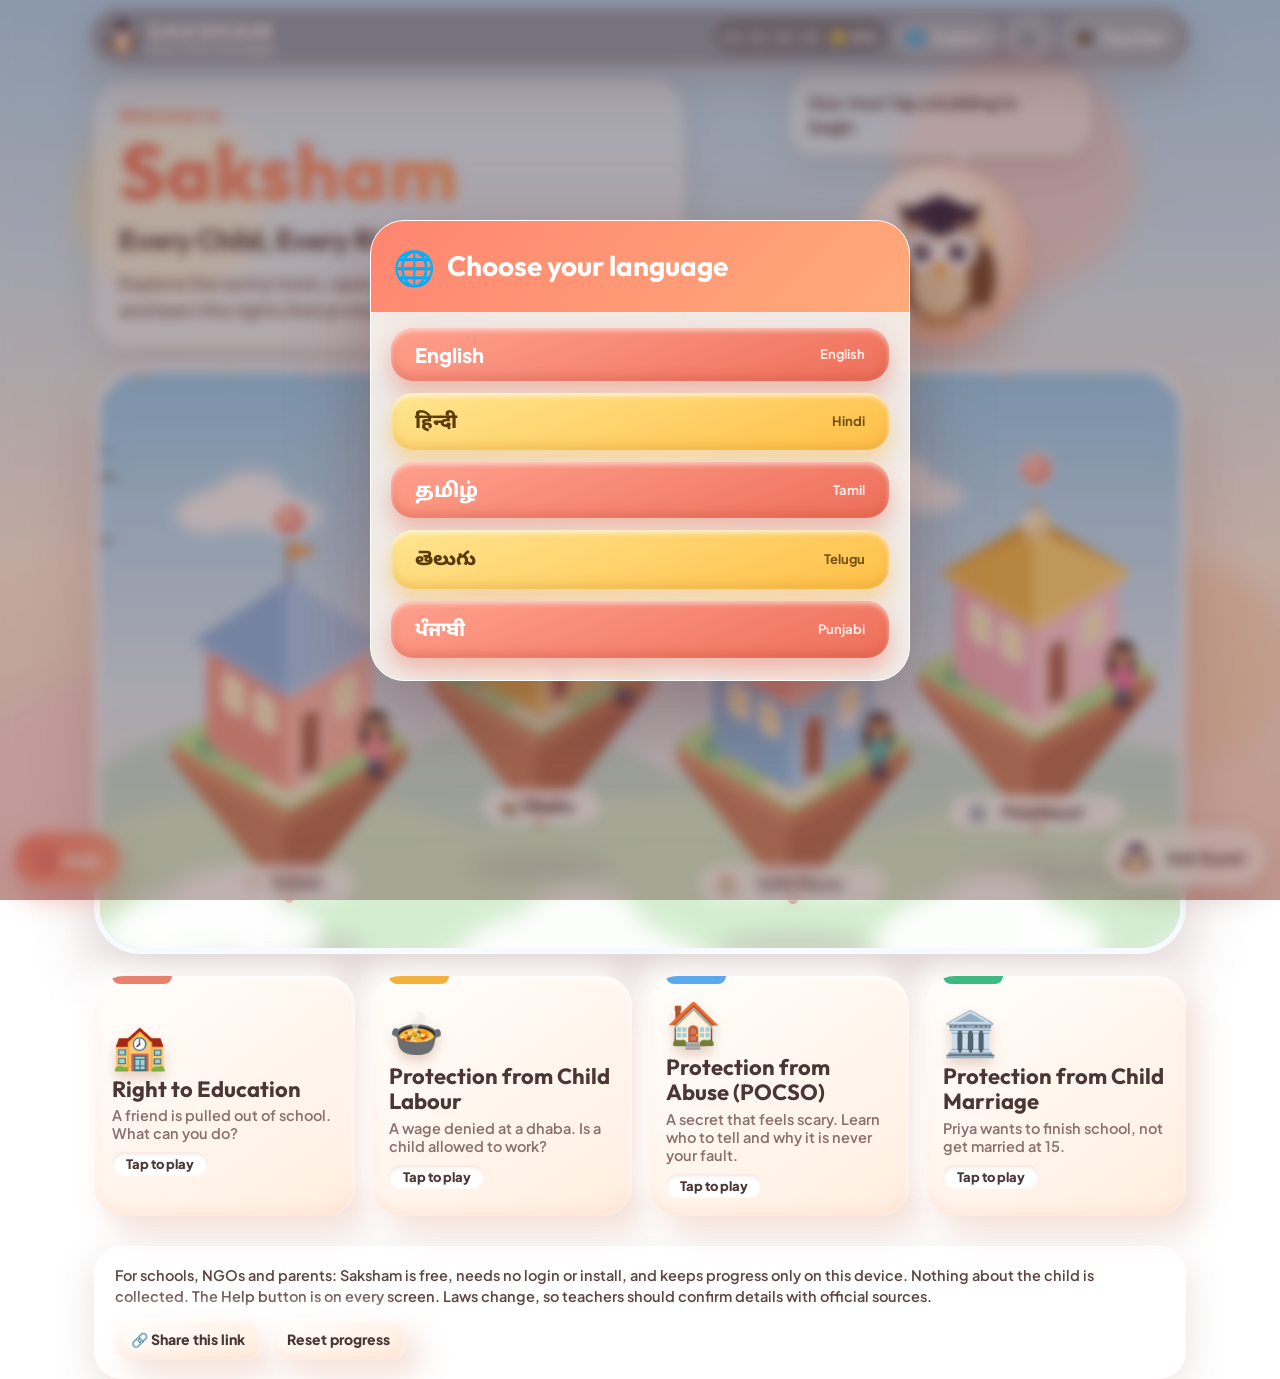
<file: saksham-v2.html>
<!DOCTYPE html>
<html lang="en">
<head>
<meta charset="utf-8">
<meta name="viewport" content="width=device-width, initial-scale=1, viewport-fit=cover">
<title>SAKSHAM — Every Child, Every Right</title>
<link rel="preconnect" href="https://fonts.googleapis.com">
<link href="https://fonts.googleapis.com/css2?family=Outfit:wght@500;700;800&family=Plus+Jakarta+Sans:wght@500;600;700;800&family=Noto+Sans+Devanagari:wght@500;700&family=Noto+Sans+Tamil:wght@500;700&family=Noto+Sans+Telugu:wght@500;700&family=Noto+Sans+Gurmukhi:wght@500;700&display=swap" rel="stylesheet">
<style>
:root{
  box-sizing:border-box;padding-top:env(safe-area-inset-top,0px);padding-bottom:env(safe-area-inset-bottom,0px);
  --sky:#a9d8f5;--sky2:#d8eefb;--cream:#fff7ec;--peach:#ffd9c7;--coral:#ff8470;--terra:#e8715c;--pink:#ffb8ae;--sun:#ffd25e;--sun2:#ffe9a3;
  --ink:#4b3636;--muted:#8a6f6a;--good:#2f9e6e;--bad:#e5484d;--spring:cubic-bezier(.34,1.56,.64,1);
  --display:'Outfit','Noto Sans Devanagari','Noto Sans Tamil','Noto Sans Telugu','Noto Sans Gurmukhi',system-ui,sans-serif;
  --body:'Plus Jakarta Sans','Noto Sans Devanagari','Noto Sans Tamil','Noto Sans Telugu','Noto Sans Gurmukhi',system-ui,-apple-system,'Segoe UI',sans-serif;
  --clay:linear-gradient(145deg,#fffefb,#ffeee0);
  --clayShadow:14px 16px 30px rgba(214,140,110,.26),-10px -10px 24px rgba(255,255,255,.95),inset 0 3px 6px rgba(255,255,255,.95),inset 0 -6px 12px rgba(255,170,140,.16);
}
*,*::before,*::after{box-sizing:inherit}
html{scroll-padding-top:calc(env(safe-area-inset-top,0px) + 90px);scroll-behavior:smooth}
body{margin:0;font-family:var(--body);color:var(--ink);line-height:1.5;min-height:100%;background:linear-gradient(180deg,#a9d8f5 0%,#cfe9f8 30%,#fff1e2 62%,#ffd5c4 100%) fixed;-webkit-tap-highlight-color:transparent;overflow-x:hidden}
h1,h2,h3{font-family:var(--display);line-height:1.15;margin:0}
button,select,input{font-family:inherit}
button{cursor:pointer}
.wrap{max-width:1120px;margin:0 auto;padding:0 14px}
.bokeh{position:fixed;inset:0;pointer-events:none;z-index:0;overflow:hidden}
.bokeh i{position:absolute;border-radius:50%;filter:blur(14px);opacity:.55;animation:bk 18s ease-in-out infinite alternate}
@keyframes bk{from{transform:translate(0,0) scale(1)}to{transform:translate(40px,-60px) scale(1.2)}}
main,header,footer{position:relative;z-index:1}

/* glass + clay */
.glass{background:rgba(255,255,255,.42);backdrop-filter:blur(12px) saturate(1.5);-webkit-backdrop-filter:blur(12px) saturate(1.5);border:1.5px solid rgba(255,255,255,.75);box-shadow:0 12px 40px rgba(120,80,70,.16)}
.clay{background:var(--clay);border-radius:30px;box-shadow:var(--clayShadow)}
.btn{border:0;border-radius:22px;padding:14px 24px;font-weight:800;font-size:17px;color:#fff;min-height:50px;background:linear-gradient(160deg,#ffa08d,#ee6f59);box-shadow:0 12px 22px rgba(232,113,92,.4),inset 0 3px 5px rgba(255,255,255,.55),inset 0 -5px 10px rgba(180,60,40,.25);transition:transform .45s var(--spring),box-shadow .3s}
.btn:hover{transform:translateY(-3px) scale(1.03)}
.btn:active{transform:translateY(1px) scale(.97);box-shadow:0 4px 10px rgba(232,113,92,.4),inset 0 4px 8px rgba(180,60,40,.3)}
.btn.alt{background:var(--clay);color:var(--ink);box-shadow:var(--clayShadow)}
.btn.sun{background:linear-gradient(160deg,#ffe58f,#ffbf47);color:#5a3b0a;box-shadow:0 12px 22px rgba(255,191,71,.45),inset 0 3px 5px rgba(255,255,255,.7),inset 0 -5px 10px rgba(200,130,20,.25)}
.btn.sm{padding:9px 16px;font-size:14px;min-height:42px;border-radius:16px}
.btn:focus-visible,.opt:focus-visible,.pbtn:focus-visible,.fab:focus-visible{outline:3px solid #fff;box-shadow:0 0 0 6px var(--coral)}

/* nav */
.top{position:sticky;top:calc(env(safe-area-inset-top,0px) + 8px);z-index:30;padding:0 10px}
.nav{max-width:1100px;margin:8px auto 0;border-radius:999px;padding:7px 10px 7px 12px;display:flex;align-items:center;gap:8px;color:#fff;background:rgba(112,66,62,.42);backdrop-filter:blur(12px) saturate(1.5);-webkit-backdrop-filter:blur(12px) saturate(1.5);border:1.5px solid rgba(255,255,255,.55);box-shadow:0 14px 40px rgba(120,70,60,.25)}
.logo{display:flex;align-items:center;gap:6px;background:none;border:0;color:#fff;padding:0;text-align:left}
.logo b{font-family:var(--display);font-size:24px;letter-spacing:1px;display:block;line-height:1;text-shadow:0 2px 6px rgba(80,40,40,.35)}
.logo small{display:block;font-size:11px;font-weight:700;opacity:.92}
.sp{flex:1}
.gauge{display:flex;align-items:center;gap:8px;padding:5px 10px 5px 6px;border-radius:99px;background:rgba(60,30,30,.28);box-shadow:inset 0 3px 7px rgba(0,0,0,.28)}
.segs{display:flex;gap:4px}
.seg{width:22px;height:14px;border-radius:99px;background:rgba(255,255,255,.28);transition:background .5s var(--spring),box-shadow .5s,transform .5s var(--spring)}
.seg.on{background:linear-gradient(180deg,#fff0a6,#ffb62e);box-shadow:0 0 12px #ffd25e,inset 0 2px 2px #fff9;transform:scaleY(1.2)}
.gauge b{font-family:var(--display);font-size:15px}
.lang{display:flex;align-items:center;gap:4px;border-radius:99px;background:rgba(255,255,255,.2);border:1px solid rgba(255,255,255,.5);padding:0 4px 0 10px}
.lang select{appearance:none;-webkit-appearance:none;background:transparent;color:#fff;border:0;font-weight:800;font-size:14px;padding:9px 20px 9px 4px;max-width:104px}
.lang select option{color:#2a2140}
.lang:after{content:"▾";margin-left:-18px;font-size:12px;pointer-events:none}
.pbtn{border:1px solid rgba(255,255,255,.5);background:rgba(255,255,255,.2);color:#fff;border-radius:99px;min-width:42px;height:42px;font-size:17px;font-weight:800;padding:0 12px;transition:transform .4s var(--spring),background .2s}
.pbtn:hover{transform:scale(1.08);background:rgba(255,255,255,.35)}
.pbtn[aria-pressed="false"]{opacity:.6}
@media(max-width:700px){.logo small,.pbtn .t,.gauge b{display:none}.nav{gap:5px}.logo b{font-size:20px}.seg{width:16px}}

main{padding:16px 0 150px}
.view{animation:pop .5s var(--spring) both}
@keyframes pop{from{opacity:0;transform:scale(.88) translateY(14px)}to{opacity:1;transform:none}}

/* hero */
.hero{display:grid;grid-template-columns:1.2fr 1fr;gap:10px;align-items:center;margin:10px 0 16px}
.hero .txt{padding:22px 24px;border-radius:34px}
.kick{font-weight:800;color:var(--terra);letter-spacing:.5px}
.hero h1{font-size:clamp(44px,8vw,78px);font-weight:800;background:linear-gradient(90deg,var(--terra),#ff9d6c 55%,#f2b43c);-webkit-background-clip:text;background-clip:text;color:transparent;letter-spacing:1px}
.tagl{font-family:var(--display);font-size:clamp(20px,3vw,28px);font-weight:700;margin:2px 0 8px}
.hero p{font-size:clamp(15px,2.2vw,18px);color:#6b5050;margin:0;font-weight:600}
.mascot{position:relative;display:flex;flex-direction:column;align-items:center;justify-content:center;min-height:250px}
.say{position:relative;max-width:300px;min-height:70px;padding:14px 18px;border-radius:26px;font-weight:800;font-size:16px;margin-bottom:6px;animation:float 5s ease-in-out infinite}
.say:after{content:"";position:absolute;bottom:-10px;left:54%;border:10px solid transparent;border-top-color:rgba(255,255,255,.7);border-bottom:0}
.say.typing:after{}
.say .cur{display:inline-block;width:2px;height:1em;background:var(--terra);margin-left:2px;vertical-align:-2px;animation:blinkc .7s steps(1) infinite}
@keyframes blinkc{50%{opacity:0}}
.owlwrap{position:relative;width:190px;height:190px;display:grid;place-items:center}
.owlwrap:before{content:"";position:absolute;inset:6px;border-radius:50%;background:radial-gradient(circle at 35% 30%,#fff,#ffe9d8 55%,#ffcfb8);box-shadow:inset -10px -14px 24px rgba(240,150,120,.35),0 24px 34px rgba(200,110,90,.28)}
.owlwrap svg{position:relative;filter:drop-shadow(0 10px 8px rgba(120,60,40,.3))}
@keyframes float{0%,100%{transform:translateY(0)}50%{transform:translateY(-8px)}}
@media(max-width:760px){.hero{grid-template-columns:1fr}.mascot{flex-direction:row;min-height:0;gap:8px}.owlwrap{width:130px;height:130px}.owlwrap svg{width:110px;height:110px}.say{max-width:62%}}

/* town */
.town{position:relative;border-radius:46px;overflow:hidden;border:6px solid rgba(255,255,255,.85);box-shadow:0 30px 60px rgba(150,100,100,.3);background:#bfe3f7;transform:perspective(1400px) rotateX(calc(var(--my,0)*-1.6deg)) rotateY(calc(var(--mx,0)*2.2deg));transition:transform .5s var(--spring)}
.town svg{display:block;width:100%;height:auto}
.tilt{position:absolute;left:0;right:0;height:20%;pointer-events:none;backdrop-filter:blur(7px);-webkit-backdrop-filter:blur(7px)}
.tilt.t{top:0;-webkit-mask-image:linear-gradient(#000,transparent);mask-image:linear-gradient(#000,transparent)}
.tilt.b{bottom:0;-webkit-mask-image:linear-gradient(transparent,#000);mask-image:linear-gradient(transparent,#000)}
.px{transform:translate(calc(var(--mx,0)*var(--d,10)*-1px),calc(var(--my,0)*var(--d,10)*-.6px));transition:transform .35s ease-out}
.cl{animation:drift var(--sp,90s) linear infinite;animation-delay:var(--dl,0s)}
@keyframes drift{from{transform:translateX(-320px)}to{transform:translateX(1560px)}}
.flt{animation:isl 6s ease-in-out infinite;animation-delay:var(--dl,0s)}
@keyframes isl{0%,100%{transform:translateY(0)}50%{transform:translateY(-9px)}}
.bld{cursor:pointer;outline:none}
.bi{transform-box:fill-box;transform-origin:50% 100%;transition:transform .55s var(--spring),filter .3s}
.bld:hover .bi,.bld:focus-visible .bi{transform:translateY(-14px) scale(1.045);filter:drop-shadow(0 0 3px #fff) drop-shadow(0 0 16px #ffd25e)}
.bld:active .bi{transform:translateY(-4px) scale(.98)}
.plate rect{transition:fill .3s}
.bld:hover .plate rect,.bld:focus-visible .plate rect{fill:#fff}
.plate text{font-family:var(--display);font-weight:800;pointer-events:none}
.ring{transform-box:fill-box;transform-origin:center;animation:ring 2s ease-out infinite}
@keyframes ring{from{transform:scale(1);opacity:.9}to{transform:scale(2.3);opacity:0}}
.bk{animation:bkb 1.6s ease-in-out infinite;transform-box:fill-box;transform-origin:center}
@keyframes bkb{0%,100%{transform:translateY(0)}50%{transform:translateY(-6px)}}
.leaf{animation:leaf var(--du,16s) linear infinite;animation-delay:var(--dl,0s)}
@keyframes leaf{0%{transform:translate(0,-40px) rotate(0);opacity:0}8%{opacity:1}92%{opacity:1}100%{transform:translate(var(--dx,120px),700px) rotate(540deg);opacity:0}}
.bird{animation:fly var(--du,24s) linear infinite;animation-delay:var(--dl,0s)}
@keyframes fly{from{transform:translate(-80px,0)}to{transform:translate(1300px,-40px)}}
.wing{transform-box:fill-box;transform-origin:center;animation:flap .5s ease-in-out infinite alternate}
@keyframes flap{from{transform:scaleY(1)}to{transform:scaleY(-.6)}}
.ray{animation:ray 7s ease-in-out infinite alternate;animation-delay:var(--dl,0s)}
@keyframes ray{from{opacity:.22}to{opacity:.6}}
.steam{animation:steam 3s ease-out infinite;animation-delay:var(--dl,0s)}
@keyframes steam{from{transform:translateY(0) scale(.6);opacity:.8}to{transform:translateY(-34px) scale(1.5);opacity:0}}
.flag{transform-box:fill-box;transform-origin:left center;animation:wv 1.5s ease-in-out infinite}
@keyframes wv{0%,100%{transform:skewY(-7deg)}50%{transform:skewY(7deg)}}

/* cards */
.cards{display:grid;grid-template-columns:repeat(auto-fit,minmax(230px,1fr));gap:16px;margin:22px 0}
.card{position:relative;text-align:left;border:0;padding:18px;color:var(--ink);overflow:hidden;transition:transform .5s var(--spring),box-shadow .3s}
.card:hover{transform:translateY(-8px) rotate(-.6deg)}
.card:before{content:"";position:absolute;inset:0;border-radius:30px;padding:2px;background:conic-gradient(from 0deg,#fff0,var(--sun),#fff0,var(--coral),#fff0);-webkit-mask:linear-gradient(#000 0 0) content-box,linear-gradient(#000 0 0);-webkit-mask-composite:xor;mask-composite:exclude;opacity:0;transition:opacity .3s}
.card:hover:before{opacity:1}
.card .ic{font-size:44px;filter:drop-shadow(0 6px 6px rgba(150,80,50,.25))}
.card h3{font-size:22px;margin:4px 0}
.card p{margin:0 0 10px;color:var(--muted);font-size:14.5px;font-weight:600}
.card .bar{position:absolute;left:18px;top:0;width:60px;height:8px;border-radius:0 0 10px 10px}
.tag{display:inline-block;border-radius:99px;padding:4px 14px;font-weight:800;font-size:13px;background:#fff;box-shadow:inset 0 2px 4px rgba(200,120,90,.2)}
.tag.done{background:linear-gradient(180deg,#fff0a6,#ffd25e);color:#5a3b0a}

/* player */
.ptop{display:flex;align-items:center;gap:10px;margin-bottom:12px;flex-wrap:wrap}
.pt{font-family:var(--display);font-size:clamp(20px,3vw,26px);font-weight:800;flex:1;min-width:150px}
.pdots{display:flex;gap:5px;width:100%;padding:4px;border-radius:99px;background:rgba(255,255,255,.5);box-shadow:inset 0 2px 5px rgba(150,90,70,.2)}
.pd{flex:1;height:10px;border-radius:9px;background:rgba(150,110,100,.18);transition:background .4s}
.pd.on{background:linear-gradient(180deg,var(--rc,var(--coral)),color-mix(in srgb,var(--rc,var(--coral)) 70%,#fff))}
.stage{position:relative;border-radius:36px;overflow:hidden;min-height:320px;display:flex;align-items:flex-end;justify-content:space-evenly;gap:6px;padding:84px 10px 16px;background:linear-gradient(var(--s1),var(--s2) 72%,var(--g) 72%);border:5px solid rgba(255,255,255,.85);box-shadow:0 24px 50px rgba(150,100,90,.28);transition:filter .6s}
.stage:before{content:"";position:absolute;inset:0;background:radial-gradient(circle at 12% 22%,rgba(255,255,255,.7) 0 40px,transparent 41px),radial-gradient(circle at 82% 14%,rgba(255,240,180,.8) 0 60px,transparent 61px),radial-gradient(circle at 60% 40%,rgba(255,255,255,.45) 0 30px,transparent 31px);filter:blur(10px);pointer-events:none;animation:bk 14s ease-in-out infinite alternate}
.stage.dim{filter:saturate(.55) brightness(.93)}
.bg-school{--s1:#9bd6f7;--s2:#e0f3fd;--g:#9fd98f}
.bg-tea{--s1:#ffd9b0;--s2:#fff0d6;--g:#d9b280}
.bg-dhaba{--s1:#ffae82;--s2:#ffdcb0;--g:#c4916a}
.bg-home{--s1:#ffe6cc;--s2:#fff5e8;--g:#e5bf98}
.bg-field{--s1:#ffd98a;--s2:#fff2c2;--g:#9ad06a}
.prop{position:absolute;font-size:60px;top:14px;right:22px;animation:float 4s ease-in-out infinite;filter:drop-shadow(0 8px 6px rgba(120,70,40,.25))}
.actor{position:relative;display:flex;flex-direction:column;align-items:center;max-width:46%;min-width:0;z-index:1}
.actor svg{width:clamp(86px,24vw,128px);height:auto;overflow:visible;filter:drop-shadow(0 10px 6px rgba(120,70,40,.28))}
.actor svg.adult{width:clamp(100px,28vw,148px)}
.bubble{background:#fff;color:#4b3636;border-radius:20px;padding:9px 14px;font-weight:800;font-size:15px;box-shadow:0 8px 18px rgba(120,70,40,.2);margin-bottom:10px;position:relative;max-width:250px;animation:pop .5s var(--spring) both;line-height:1.35}
.bubble:after{content:"";position:absolute;bottom:-8px;left:50%;margin-left:-8px;border:8px solid transparent;border-top-color:#fff;border-bottom:0}
.nametag{background:rgba(255,255,255,.9);color:#4b3636;border-radius:99px;padding:1px 12px;font-size:13px;font-weight:800;margin-top:2px;box-shadow:0 3px 8px rgba(120,70,40,.15)}
.fig{animation:bob 2.2s ease-in-out infinite}
.eyes{animation:blink 4.6s infinite;transform-box:fill-box;transform-origin:center}
.arm.wave{animation:armwave .9s ease-in-out infinite;transform-origin:68px 66px}
.tear{animation:tear 2.4s infinite}
.owl .wing2{transform-box:view-box}
.owl .wl{transform-origin:30px 50px;animation:flapl 2.6s ease-in-out infinite}
.owl .wr{transform-origin:70px 50px;animation:flapr 2.6s ease-in-out infinite}
.owl-float{animation:bob 2.8s ease-in-out infinite}
@keyframes bob{0%,100%{transform:translateY(0)}50%{transform:translateY(-4px)}}
@keyframes blink{0%,93%,100%{transform:scaleY(1)}96%{transform:scaleY(.08)}}
@keyframes armwave{0%,100%{transform:rotate(-125deg)}50%{transform:rotate(-155deg)}}
@keyframes tear{0%{transform:translateY(-3px);opacity:0}30%{opacity:1}100%{transform:translateY(12px);opacity:0}}
@keyframes flapl{0%,80%,100%{transform:rotate(0)}88%{transform:rotate(14deg)}94%{transform:rotate(-4deg)}}
@keyframes flapr{0%,80%,100%{transform:rotate(0)}88%{transform:rotate(-14deg)}94%{transform:rotate(4deg)}}
.narr{padding:16px 18px;margin:14px 0;font-size:clamp(17px,2.6vw,20px);font-weight:700;border-radius:26px;display:flex;gap:12px;align-items:flex-start}
.narr span{flex:1}
.row{display:flex;gap:10px;flex-wrap:wrap;justify-content:flex-end}
.opts{display:grid;gap:12px;margin:12px 0}
.opt{display:flex;gap:12px;align-items:center;text-align:left;border:0;color:var(--ink);padding:14px 16px;font-size:17px;font-weight:700;min-height:58px;border-radius:24px;background:var(--clay);box-shadow:var(--clayShadow);transition:transform .45s var(--spring),box-shadow .3s}
.opt:hover:not(:disabled){transform:translateX(6px) scale(1.01)}
.opt:active:not(:disabled){transform:scale(.98)}
.opt .l{flex:none;width:36px;height:36px;border-radius:50%;background:linear-gradient(160deg,#fff,#ffe0d2);display:grid;place-items:center;font-family:var(--display);font-weight:800;box-shadow:inset 0 -3px 5px rgba(240,140,110,.3),0 3px 6px rgba(200,110,80,.2)}
.opt.ok{background:linear-gradient(145deg,#e4fbef,#bdeed7);color:#0b5c3a}
.opt.no{background:linear-gradient(145deg,#ffecec,#ffc9c9);color:#8a1f24;animation:shake .4s}
.opt:disabled{cursor:default}
@keyframes shake{25%{transform:translateX(-6px)}75%{transform:translateX(6px)}}
.fb{border-radius:22px;padding:12px 18px;font-weight:800;margin:12px 0;animation:pop .5s var(--spring) both}
.fb.good{background:linear-gradient(145deg,#e4fbef,#bdeed7);color:#0b5c3a}
.fb.warn{background:linear-gradient(145deg,#fff4d1,#ffe29a);color:#6b4a00}
.fb.bad{background:linear-gradient(145deg,#ffecec,#ffc9c9);color:#8a1f24}
.law{border-radius:34px;overflow:hidden}
.law .lh{padding:20px 22px;background:linear-gradient(135deg,var(--rc,var(--coral)),color-mix(in srgb,var(--rc,var(--coral)) 60%,#ffd25e));color:#fff}
.law .lh small{font-weight:800;letter-spacing:.8px;text-transform:uppercase;opacity:.95}
.law .lh h2{font-size:clamp(22px,4vw,30px);text-shadow:0 2px 6px rgba(0,0,0,.18)}
.law .lb{padding:18px 22px}
.law ul{list-style:none;margin:0;padding:0;display:grid;gap:12px}
.law li{display:flex;gap:12px;font-weight:700;font-size:17px}
.law li:before{content:"✔";flex:none;width:26px;height:26px;border-radius:50%;display:grid;place-items:center;background:linear-gradient(160deg,#6fdba8,#2f9e6e);color:#fff;font-size:14px;box-shadow:0 3px 6px rgba(40,140,100,.3)}
.remember{margin:18px 0;background:linear-gradient(145deg,#fff6cf,#ffe58f);color:#5a4300;border-radius:24px;padding:16px;font-family:var(--display);font-size:clamp(19px,3vw,24px);font-weight:700;text-align:center;box-shadow:var(--clayShadow)}
.chips{display:flex;gap:8px;flex-wrap:wrap}
.chp{background:#fff;border-radius:99px;padding:7px 14px;font-weight:800;font-size:14px;border:0;color:var(--ink);box-shadow:0 4px 10px rgba(200,120,90,.18);transition:transform .4s var(--spring)}
button.chp:hover{transform:translateY(-2px) scale(1.05)}
.fine{font-size:13px;color:var(--muted);font-weight:600;margin:12px 0 0}
.qbox{padding:18px;border-radius:32px}
.qbox h3{font-size:clamp(21px,3.5vw,27px);margin:8px 0 10px}
.big{text-align:center;padding:28px 16px;border-radius:36px}
.big .stars{font-size:56px;letter-spacing:6px;filter:drop-shadow(0 6px 6px rgba(200,140,40,.35))}
.big h2{font-size:34px;margin:6px 0}
.cert{background:linear-gradient(135deg,#fff0b8,#ffd9e3 50%,#d6e4ff);border-radius:34px;padding:28px;text-align:center;border:4px dashed #ffffffcc;margin:22px 0;box-shadow:var(--clayShadow)}
.cert h2{font-size:clamp(28px,5vw,42px)}
footer.foot{margin:30px 0 0;padding:18px 20px;border-radius:28px;font-weight:600;color:#5d4545;font-size:14.5px}
footer .row{justify-content:flex-start;margin-top:10px}

/* fabs */
.fab{position:fixed;z-index:40;bottom:calc(14px + env(safe-area-inset-bottom,0px));display:flex;align-items:center;gap:8px;border-radius:99px;padding:11px 20px;font-weight:800;font-size:16px;min-height:54px;color:#fff;transition:transform .5s var(--spring),box-shadow .3s;border:1.5px solid rgba(255,255,255,.7)}
.fab:hover{transform:translateY(-4px) scale(1.05)}
.fab:active{transform:scale(.95)}
#helpFab{left:14px;background:linear-gradient(135deg,rgba(255,110,90,.88),rgba(255,160,120,.82));backdrop-filter:blur(12px);-webkit-backdrop-filter:blur(12px);box-shadow:0 12px 28px rgba(232,90,70,.4);animation:fabp 2.6s infinite}
#helpFab:hover{box-shadow:0 0 0 3px #fff,0 0 28px rgba(255,120,90,.9)}
#chatFab{right:14px;background:rgba(255,255,255,.55);color:var(--ink);backdrop-filter:blur(12px);-webkit-backdrop-filter:blur(12px);padding:5px 20px 5px 6px;box-shadow:0 12px 28px rgba(120,80,70,.22)}
#chatFab:hover{box-shadow:0 0 0 3px #fff,0 0 28px rgba(255,210,94,.95)}
#chatFab .ow{background:#fff;border-radius:50%;display:grid;place-items:center;width:46px;height:46px;box-shadow:inset 0 -4px 6px rgba(240,150,120,.3)}
@keyframes fabp{0%{box-shadow:0 0 0 0 rgba(255,110,90,.55),0 12px 28px rgba(232,90,70,.4)}70%{box-shadow:0 0 0 18px rgba(255,110,90,0),0 12px 28px rgba(232,90,70,.4)}100%{box-shadow:0 0 0 0 rgba(255,110,90,0),0 12px 28px rgba(232,90,70,.4)}}

/* modals + chat (slide-in springs) */
.modal{position:fixed;inset:0;z-index:60;background:rgba(90,50,50,.38);display:flex;align-items:center;justify-content:center;padding:16px;backdrop-filter:blur(6px);-webkit-backdrop-filter:blur(6px);opacity:0;transition:opacity .3s}
.modal[hidden]{display:none}
.modal.open{opacity:1}
.sheet{max-width:540px;width:100%;max-height:92%;overflow:auto;border-radius:34px;background:rgba(255,250,244,.88);backdrop-filter:blur(18px);-webkit-backdrop-filter:blur(18px);border:1.5px solid #fff;box-shadow:0 30px 80px rgba(100,50,50,.4);transform:translateY(40px) scale(.88);transition:transform .55s var(--spring)}
.modal.open .sheet{transform:none}
.sheet .hd{padding:20px 22px;background:linear-gradient(135deg,#59b8c9,#7aa6f0);color:#fff;display:flex;gap:12px;align-items:center}
.sheet .hd h2{font-size:28px;flex:1}
.sheet .bd{padding:16px 20px 22px;display:grid;gap:12px}
.x{background:rgba(255,255,255,.35);border:0;color:#fff;width:42px;height:42px;border-radius:50%;font-size:20px;font-weight:800;transition:transform .4s var(--spring)}
.x:hover{transform:rotate(90deg) scale(1.1)}
.contact{display:flex;align-items:center;gap:14px;text-decoration:none;color:var(--ink);border-radius:24px;padding:12px 16px;background:var(--clay);box-shadow:var(--clayShadow);transition:transform .45s var(--spring),box-shadow .3s}
.contact:hover,.contact:focus-visible{transform:translateY(-3px) scale(1.02);outline:none;box-shadow:0 0 0 3px #fff,0 0 22px rgba(89,184,201,.9)}
.contact .n{font-family:var(--display);font-weight:800;font-size:30px;min-width:96px;color:#2a8f9f}
.contact b{display:block;font-size:16px}
.contact span{font-size:13.5px;color:var(--muted);font-weight:600}
.calm{background:rgba(213,244,247,.85);color:#1b5d68;border-radius:20px;padding:12px 16px;font-weight:700}
.langs{display:grid;gap:10px}
.langs .btn{display:flex;justify-content:space-between;align-items:center;font-size:20px}
.langs .btn small{opacity:.85;font-weight:700;font-size:13px}
.chat{position:fixed;z-index:50;right:16px;bottom:calc(86px + env(safe-area-inset-bottom,0px));width:390px;height:min(640px,74vh);border-radius:32px;display:flex;flex-direction:column;overflow:hidden;background:rgba(255,250,244,.66);backdrop-filter:blur(20px) saturate(1.5);-webkit-backdrop-filter:blur(20px) saturate(1.5);border:1.5px solid rgba(255,255,255,.9);box-shadow:0 28px 70px rgba(100,50,50,.35);opacity:0;transform:translate(60px,40px) scale(.85);transform-origin:100% 100%;transition:transform .55s var(--spring),opacity .3s}
.chat[hidden]{display:none}
.chat.open{opacity:1;transform:none}
@media(max-width:560px){.chat{left:8px;right:8px;width:auto;height:74vh}}
.chead{display:flex;align-items:center;gap:10px;padding:10px 14px;background:linear-gradient(135deg,var(--coral),#ffab7a);color:#fff}
.chead .ow{background:#fff;border-radius:50%;width:48px;height:48px;display:grid;place-items:center}
.chead b{font-family:var(--display);font-size:22px;display:block;line-height:1}
.chead small{opacity:.95;font-weight:700}
.chead .x{margin-left:auto}
.msgs{flex:1;overflow:auto;padding:14px;display:flex;flex-direction:column;gap:10px}
.m{max-width:86%;padding:10px 14px;border-radius:20px;font-weight:600;font-size:15.5px;white-space:pre-wrap;word-wrap:break-word;animation:pop .4s var(--spring) both}
.m.bot{background:#fff;border-bottom-left-radius:6px;align-self:flex-start;box-shadow:0 6px 14px rgba(200,120,90,.16)}
.m.me{background:linear-gradient(160deg,#ffa08d,#ee6f59);color:#fff;border-bottom-right-radius:6px;align-self:flex-end;box-shadow:0 6px 14px rgba(232,113,92,.35)}
.m.help{background:rgba(213,244,247,.95);color:#1b5d68;align-self:flex-start}
.m.help a{font-weight:800;color:#0e6e7a}
.typing i{display:inline-block;width:8px;height:8px;border-radius:50%;background:var(--muted);margin-right:4px;animation:tdot 1s infinite}
.typing i:nth-child(2){animation-delay:.15s}.typing i:nth-child(3){animation-delay:.3s}
@keyframes tdot{0%,60%,100%{transform:translateY(0);opacity:.5}30%{transform:translateY(-5px);opacity:1}}
.cchips{display:flex;gap:6px;overflow-x:auto;padding:8px 12px 0}
.cchips .chp{white-space:nowrap}
.cin{display:flex;gap:8px;padding:10px 12px}
.cin input{flex:1;min-width:0;border:0;border-radius:18px;padding:11px 16px;font-weight:600;background:#fff;color:var(--ink);font-size:16px;box-shadow:inset 0 3px 6px rgba(200,120,90,.2)}
.cin input:focus{outline:3px solid rgba(255,132,112,.5)}
.cnote{margin:0;padding:0 14px 10px;font-size:12px;color:var(--muted);font-weight:700}

/* teacher */
.tsec{padding:20px;margin:14px 0}
.tsec h3{font-size:24px;margin-bottom:6px}
.tg{display:grid;grid-template-columns:repeat(auto-fit,minmax(260px,1fr));gap:14px}
.tg h4{margin:10px 0 4px;font-family:var(--display);font-size:17px;color:var(--terra)}
.tg ul{margin:0;padding-left:20px;font-weight:600;font-size:15px}
.key{display:none;background:#fff;border-radius:18px;padding:10px 14px;margin-top:10px;font-size:14.5px;font-weight:600;box-shadow:inset 0 2px 6px rgba(200,120,90,.2)}
.showkey .key{display:block}
.proj main{zoom:1.18}
#confetti{position:fixed;inset:0;pointer-events:none;z-index:70;overflow:hidden}
#confetti i{position:absolute;top:-20px;width:10px;height:16px;border-radius:3px;animation:fall linear forwards}
@keyframes fall{to{transform:translateY(110vh) rotate(720deg)}}
@media (prefers-reduced-motion: reduce){*,*::before,*::after{animation-duration:.01ms!important;animation-iteration-count:1!important;transition-duration:.01ms!important;scroll-behavior:auto!important}}
@media print{.top,.fab,.chat,.modal,.bokeh,#confetti,.noprint{display:none!important}body{background:#fff}.clay,.glass{box-shadow:none!important;border:1px solid #ccc}.key{display:block!important}.view{animation:none}}
</style>
</head>
<body>
<div class="bokeh" aria-hidden="true">
  <i style="left:6%;top:12%;width:190px;height:190px;background:#ffe9a3"></i>
  <i style="left:70%;top:6%;width:240px;height:240px;background:#ffc2b4;animation-delay:-5s"></i>
  <i style="left:40%;top:48%;width:170px;height:170px;background:#c3e6fb;animation-delay:-9s"></i>
  <i style="left:84%;top:62%;width:210px;height:210px;background:#ffd2a8;animation-delay:-3s"></i>
  <i style="left:-3%;top:76%;width:230px;height:230px;background:#ffd7e0;animation-delay:-12s"></i>
</div>

<header class="top"><nav class="nav" aria-label="Main">
  <button class="logo" id="logo" aria-label="SAKSHAM home"><span id="logoOwl"></span><span><b>SAKSHAM</b><small data-i="tagline"></small></span></button>
  <span class="sp"></span>
  <div class="gauge" id="gauge" role="img" aria-live="polite"></div>
  <label class="lang"><span aria-hidden="true">🌐</span><select id="langSel" aria-label="Language">
    <option value="en">English</option><option value="hi">हिन्दी</option><option value="ta">தமிழ்</option><option value="te">తెలుగు</option><option value="pa">ਪੰਜਾਬੀ</option></select></label>
  <button class="pbtn" id="soundBtn" aria-pressed="true" aria-label="Sound on or off">🔊</button>
  <button class="pbtn" id="teachBtn" aria-label="Teacher view">🎓<span class="t" style="margin-left:6px" data-i="teacher"></span></button>
</nav></header>

<main class="wrap" id="app"></main>

<button class="fab" id="helpFab" aria-label="Open Help Centre: Childline 1098, Emergency 112, Legal aid 15100">🆘 <span data-i="help"></span></button>
<button class="fab" id="chatFab" aria-label="Ask Gyani the owl"><span class="ow" id="fabOwl"></span><span data-i="ask"></span></button>

<div class="modal" id="help" hidden role="dialog" aria-modal="true" aria-labelledby="helpT">
  <div class="sheet">
    <div class="hd"><span style="font-size:34px" aria-hidden="true">💛</span><h2 id="helpT" data-i="helpT"></h2><button class="x" id="helpX" aria-label="Close">✕</button></div>
    <div class="bd">
      <div class="calm" data-i="calm"></div>
      <a class="contact" href="tel:1098"><span class="n">1098</span><div><b data-i="chN"></b><span data-i="chD"></span></div></a>
      <a class="contact" href="tel:112"><span class="n">112</span><div><b data-i="emN"></b><span data-i="emD"></span></div></a>
      <a class="contact" href="tel:15100"><span class="n">15100</span><div><b data-i="nalN"></b><span data-i="nalD"></span></div></a>
      <div class="calm" style="background:#fff;color:var(--ink)" data-i="trust"></div>
    </div>
  </div>
</div>

<div class="modal" id="langM" hidden role="dialog" aria-modal="true" aria-labelledby="langT">
  <div class="sheet">
    <div class="hd" style="background:linear-gradient(135deg,var(--coral),#ffab7a)"><span style="font-size:34px" aria-hidden="true">🌐</span><h2 id="langT" data-i="chooseLang"></h2></div>
    <div class="bd langs">
      <button class="btn" data-lang="en">English <small>English</small></button>
      <button class="btn sun" data-lang="hi">हिन्दी <small>Hindi</small></button>
      <button class="btn" data-lang="ta">தமிழ் <small>Tamil</small></button>
      <button class="btn sun" data-lang="te">తెలుగు <small>Telugu</small></button>
      <button class="btn" data-lang="pa">ਪੰਜਾਬੀ <small>Punjabi</small></button>
    </div>
  </div>
</div>

<aside class="chat" id="chat" hidden role="dialog" aria-label="Chat with Gyani">
  <div class="chead"><span class="ow" id="chatOwl"></span><div><b data-i="gName"></b><small data-i="gyaniSub"></small></div><button class="x" id="chatX" aria-label="Close chat">✕</button></div>
  <div class="msgs" id="msgs" aria-live="polite"></div>
  <div class="cchips" id="cchips"></div>
  <div class="cin"><input id="cin" maxlength="300" data-ia="ph" autocomplete="off"><button class="btn sm" id="csend" data-i="send"></button></div>
  <p class="cnote" data-i="cnote"></p>
</aside>
<div id="confetti" aria-hidden="true"></div>

<script>
(function(){
'use strict';
var $=function(s,r){return (r||document).querySelector(s)};
var esc=function(s){return String(s).replace(/[&<>"']/g,function(c){return {'&':'&amp;','<':'&lt;','>':'&gt;','"':'&quot;',"'":'&#39;'}[c]})};
var shuffle=function(a){a=a.slice();for(var i=a.length-1;i>0;i--){var j=Math.floor(Math.random()*(i+1));var t=a[i];a[i]=a[j];a[j]=t}return a};
function L(en,hi,ta,te,pa){return {en:en,hi:hi,ta:ta,te:te,pa:pa}}
var lang='en';
function T(x){return x==null?'':(typeof x==='string'?x:(x[lang]||x.en||''))}

/* =============== UI STRINGS =============== */
var UI={
 tagline:L('Every Child, Every Right.','हर बच्चा, हर अधिकार।','ஒவ்வொரு குழந்தை, ஒவ்வொரு உரிமை.','ప్రతి బిడ్డ, ప్రతి హక్కు.','ਹਰ ਬੱਚਾ, ਹਰ ਅਧਿਕਾਰ।'),
 teacher:L('Teacher','शिक्षक','ஆசிரியர்','ఉపాధ్యాయులు','ਅਧਿਆਪਕ'),
 help:L('Help','मदद','உதவி','సహాయం','ਮਦਦ'),
 ask:L('Ask Gyani','ज्ञानी से पूछो','ஞானியிடம் கேள்','జ్ఞానిని అడుగు','ਗਿਆਨੀ ਨੂੰ ਪੁੱਛੋ'),
 gName:L('Gyani','ज्ञानी','ஞானி','జ్ఞాని','ਗਿਆਨੀ'),
 kick:L('Welcome to','स्वागत है','வரவேற்கிறோம்','స్వాగతం','ਜੀ ਆਇਆਂ ਨੂੰ'),
 heroSub:L('Explore the sunny town, open each building, make choices and learn the rights that protect every child.','धूप भरे शहर में घूमो, हर इमारत खोलो, चुनाव करो और वे अधिकार सीखो जो हर बच्चे की रक्षा करते हैं।','வெயில் நிறைந்த ஊரைச் சுற்றிப் பார், ஒவ்வொரு கட்டிடத்தையும் திற, தேர்வுகள் செய், ஒவ்வொரு குழந்தையையும் காக்கும் உரிமைகளைக் கற்றுக்கொள்.','ఎండ నిండిన ఊరిలో తిరుగు, ప్రతి భవనం తెరువు, ఎంపికలు చేయి, ప్రతి బిడ్డను కాపాడే హక్కులు నేర్చుకో.','ਧੁੱਪ ਭਰੇ ਕਸਬੇ ਵਿੱਚ ਘੁੰਮੋ, ਹਰ ਇਮਾਰਤ ਖੋਲ੍ਹੋ, ਚੋਣਾਂ ਕਰੋ ਤੇ ਉਹ ਹੱਕ ਸਿੱਖੋ ਜੋ ਹਰ ਬੱਚੇ ਦੀ ਰਾਖੀ ਕਰਦੇ ਨੇ।'),
 g1:L('Hoo-hoo! Tap a building to begin.','हू-हू! शुरू करने के लिए किसी इमारत को छुओ।','ஹூ-ஹூ! தொடங்க ஒரு கட்டிடத்தைத் தொடு.','హూ-హూ! మొదలుపెట్టడానికి ఒక భవనాన్ని తాకు.','ਹੂ-ਹੂ! ਸ਼ੁਰੂ ਕਰਨ ਲਈ ਕਿਸੇ ਇਮਾਰਤ ਨੂੰ ਛੂਹੋ।'),
 g2:L('Every child has rights. I will show you!','हर बच्चे के अधिकार होते हैं। मैं तुम्हें दिखाता हूँ!','ஒவ்வொரு குழந்தைக்கும் உரிமைகள் உண்டு. நான் காட்டுகிறேன்!','ప్రతి బిడ్డకు హక్కులు ఉన్నాయి. నేను చూపిస్తా!','ਹਰ ਬੱਚੇ ਦੇ ਹੱਕ ਹੁੰਦੇ ਨੇ। ਮੈਂ ਦੱਸਦਾ ਹਾਂ!'),
 g3:L('Stuck? Tap "Ask Gyani" and ask me anything!','अटक गए? "ज्ञानी से पूछो" दबाओ और कुछ भी पूछो!','சிக்கலா? "ஞானியிடம் கேள்" தொட்டு எதையும் கேள்!','ఇరుక్కున్నావా? "జ్ఞానిని అడుగు" నొక్కి ఏదైనా అడుగు!','ਅਟਕ ਗਏ? "ਗਿਆਨੀ ਨੂੰ ਪੁੱਛੋ" ਦਬਾਓ ਤੇ ਕੁਝ ਵੀ ਪੁੱਛੋ!'),
 gSome:L('Great going! Open the next building.','बहुत बढ़िया! अगली इमारत खोलो।','அருமை! அடுத்த கட்டிடத்தைத் திற.','చాలా బాగుంది! తర్వాతి భవనం తెరువు.','ਬਹੁਤ ਵਧੀਆ! ਅਗਲੀ ਇਮਾਰਤ ਖੋਲ੍ਹੋ।'),
 gDone:L('You did it, champion!','तुमने कर दिखाया, चैंपियन!','சாதித்துவிட்டாய், சாம்பியன்!','సాధించావు, ఛాంపియన్!','ਤੁਸੀਂ ਕਰ ਦਿਖਾਇਆ, ਚੈਂਪੀਅਨ!'),
 play:L('Tap to play','खेलने के लिए छुओ','விளையாடத் தொடு','ఆడటానికి తాకు','ਖੇਡਣ ਲਈ ਛੂਹੋ'),
 unlocked:L('Unlocked','खुल गया','திறக்கப்பட்டது','తెరుచుకుంది','ਖੁੱਲ੍ਹ ਗਿਆ'),
 next:L('Next →','आगे →','அடுத்து →','తర్వాత →','ਅੱਗੇ →'),
 rewind:L('↩ Rewind and choose again','↩ पीछे जाओ और फिर चुनो','↩ பின்னே சென்று மீண்டும் தேர்ந்தெடு','↩ వెనక్కి వెళ్లి మళ్లీ ఎంచుకో','↩ ਪਿੱਛੇ ਜਾਓ ਤੇ ਫਿਰ ਚੁਣੋ'),
 learn:L('Learn the real law →','असली क़ानून जानो →','உண்மையான சட்டத்தை அறி →','అసలు చట్టం తెలుసుకో →','ਅਸਲੀ ਕਾਨੂੰਨ ਜਾਣੋ →'),
 takeQuiz:L('Take the quiz →','क्विज़ खेलो →','வினாடி வினா எடு →','క్విజ్ ఆడు →','ਕੁਇਜ਼ ਖੇਡੋ →'),
 great:L('✅ Great choice!','✅ बढ़िया चुनाव!','✅ சிறந்த தேர்வு!','✅ గొప్ప ఎంపిక!','✅ ਵਧੀਆ ਚੋਣ!'),
 hmm:L('💭 Hmm… see what happens.','💭 हम्म… देखो क्या होता है।','💭 ம்ம்… என்ன நடக்கிறது பார்.','💭 హ్మ్… ఏమవుతుందో చూడు.','💭 ਹੰਮ… ਵੇਖੋ ਕੀ ਹੁੰਦਾ ਹੈ।'),
 correct:L('🎉 Correct!','🎉 सही!','🎉 சரி!','🎉 సరైనది!','🎉 ਸਹੀ!'),
 notq:L('Not quite. The right answer is shown in green.','ठीक नहीं। सही जवाब हरे रंग में दिखाया है।','சரியில்லை. சரியான விடை பச்சையில் உள்ளது.','సరికాదు. సరైన సమాధానం ఆకుపచ్చలో ఉంది.','ਠੀਕ ਨਹੀਂ। ਸਹੀ ਜਵਾਬ ਹਰੇ ਰੰਗ ਵਿੱਚ ਹੈ।'),
 qOf:L('Question {a} of {b}','प्रश्न {a} / {b}','கேள்வி {a} / {b}','ప్రశ్న {a} / {b}','ਸਵਾਲ {a} / {b}'),
 nextQ:L('Next question →','अगला प्रश्न →','அடுத்த கேள்வி →','తర్వాతి ప్రశ్న →','ਅਗਲਾ ਸਵਾਲ →'),
 seeRes:L('See my result','मेरा नतीजा देखो','என் முடிவைப் பார்','నా ఫలితం చూడు','ਮੇਰਾ ਨਤੀਜਾ ਵੇਖੋ'),
 back:L('← Town','← शहर','← ஊர்','← ఊరు','← ਕਸਬਾ'),
 backTown:L('Back to town →','शहर में वापस →','ஊருக்குத் திரும்பு →','ఊరికి తిరిగి →','ਕਸਬੇ ਵਿੱਚ ਵਾਪਸ →'),
 again:L('↻ Play again','↻ फिर खेलो','↻ மீண்டும் விளையாடு','↻ మళ్లీ ఆడు','↻ ਫਿਰ ਖੇਡੋ'),
 certBtn:L('🏆 See my certificate','🏆 मेरा प्रमाणपत्र देखो','🏆 என் சான்றிதழைப் பார்','🏆 నా సర్టిఫికెట్ చూడు','🏆 ਮੇਰਾ ਸਰਟੀਫ਼ਿਕੇਟ ਵੇਖੋ'),
 unlockedT:L('{p} unlocked!','{p} खुल गया!','{p} திறக்கப்பட்டது!','{p} తెరుచుకుంది!','{p} ਖੁੱਲ੍ਹ ਗਿਆ!'),
 got:L('You got {a} of {b} right.','तुम्हारे {b} में से {a} जवाब सही रहे।','{b}-ல் {a} சரி.','{b}లో {a} సరైనవి.','{b} ਵਿੱਚੋਂ {a} ਸਹੀ।'),
 perfect:L('Perfect! You really know your rights.','शानदार! तुम अपने अधिकार सच में जानते हो।','அருமை! உன் உரிமைகள் உனக்கு நன்றாகத் தெரியும்.','అద్భుతం! నీకు నీ హక్కులు బాగా తెలుసు.','ਸ਼ਾਨਦਾਰ! ਤੁਹਾਨੂੰ ਆਪਣੇ ਹੱਕ ਸੱਚਮੁੱਚ ਪਤਾ ਨੇ।'),
 goodE:L('Good effort! Play again to earn all 3 stars.','अच्छी कोशिश! तीनों सितारे पाने के लिए फिर खेलो।','நல்ல முயற்சி! 3 நட்சத்திரங்களும் பெற மீண்டும் விளையாடு.','మంచి ప్రయత్నం! మూడు నక్షత్రాలూ రావాలంటే మళ్లీ ఆడు.','ਚੰਗੀ ਕੋਸ਼ਿਸ਼! ਤਿੰਨੇ ਤਾਰੇ ਲੈਣ ਲਈ ਫਿਰ ਖੇਡੋ।'),
 rem:L('Remember:','याद रखो:','நினைவில் கொள்:','గుర్తుంచుకో:','ਯਾਦ ਰੱਖੋ:'),
 callAny:L('Call 1098 any time you need help.','मदद चाहिए तो कभी भी 1098 पर फ़ोन करो।','உதவி தேவைப்பட்டால் எப்போது வேண்டுமானாலும் 1098-க்கு அழை.','సాయం కావాలంటే ఎప్పుడైనా 1098కి ఫోన్ చేయి.','ਮਦਦ ਚਾਹੀਦੀ ਹੋਵੇ ਤਾਂ ਕਦੇ ਵੀ 1098 ’ਤੇ ਫ਼ੋਨ ਕਰੋ।'),
 lawT:L('The real law','असली क़ानून','உண்மையான சட்டம்','అసలు చట్టం','ਅਸਲੀ ਕਾਨੂੰਨ'),
 whoHelp:L('Who can help:','कौन मदद कर सकता है:','யார் உதவ முடியும்:','ఎవరు సాయం చేయగలరు:','ਕੌਣ ਮਦਦ ਕਰ ਸਕਦਾ ਹੈ:'),
 lawNote:L('Laws can change. Ask your teacher or call NALSA 15100 for the latest.','क़ानून बदल सकते हैं। ताज़ा जानकारी के लिए शिक्षक से पूछो या NALSA 15100 पर फ़ोन करो।','சட்டங்கள் மாறலாம். புதிய தகவலுக்கு ஆசிரியரிடம் கேள் அல்லது NALSA 15100-க்கு அழை.','చట్టాలు మారవచ్చు. తాజా సమాచారం కోసం ఉపాధ్యాయులను అడుగు లేదా NALSA 15100కి ఫోన్ చేయి.','ਕਾਨੂੰਨ ਬਦਲ ਸਕਦੇ ਨੇ। ਤਾਜ਼ਾ ਜਾਣਕਾਰੀ ਲਈ ਅਧਿਆਪਕ ਤੋਂ ਪੁੱਛੋ ਜਾਂ NALSA 15100 ’ਤੇ ਫ਼ੋਨ ਕਰੋ।'),
 listen:L('🔊 Listen','🔊 सुनो','🔊 கேள்','🔊 వినండి','🔊 ਸੁਣੋ'),
 gyaniSub:L('Your friendly rights guide','तुम्हारा दोस्ताना अधिकार-गाइड','உன் நட்பான உரிமை வழிகாட்டி','నీ స్నేహపూర్వక హక్కుల గైడ్','ਤੁਹਾਡਾ ਦੋਸਤਾਨਾ ਹੱਕ-ਗਾਈਡ'),
 ph:L('Ask about your rights…','अपने अधिकारों के बारे में पूछो…','உன் உரிமைகள் பற்றிக் கேள்…','నీ హక్కుల గురించి అడుగు…','ਆਪਣੇ ਹੱਕਾਂ ਬਾਰੇ ਪੁੱਛੋ…'),
 send:L('Send','भेजो','அனுப்பு','పంపు','ਭੇਜੋ'),
 intro:L('Hoo-hoo! I am Gyani 🦉 Ask me about your rights: school, work, staying safe, or marriage.','हू-हू! मैं ज्ञानी हूँ 🦉 मुझसे अपने अधिकारों के बारे में पूछो: स्कूल, काम, सुरक्षा या शादी।','ஹூ-ஹூ! நான் ஞானி 🦉 உன் உரிமைகள் பற்றிக் கேள்: பள்ளி, வேலை, பாதுகாப்பு, திருமணம்.','హూ-హూ! నేను జ్ఞానిని 🦉 నీ హక్కుల గురించి అడుగు: బడి, పని, భద్రత, పెళ్లి.','ਹੂ-ਹੂ! ਮੈਂ ਗਿਆਨੀ ਹਾਂ 🦉 ਮੈਨੂੰ ਆਪਣੇ ਹੱਕਾਂ ਬਾਰੇ ਪੁੱਛੋ: ਸਕੂਲ, ਕੰਮ, ਸੁਰੱਖਿਆ ਜਾਂ ਵਿਆਹ।'),
 c1:L('Is school really free?','क्या स्कूल सच में मुफ़्त है?','பள்ளி உண்மையிலேயே இலவசமா?','బడి నిజంగా ఉచితమా?','ਕੀ ਸਕੂਲ ਸੱਚਮੁੱਚ ਮੁਫ਼ਤ ਹੈ?'),
 c2:L('Can I work at 12?','क्या मैं 12 साल में काम कर सकता हूँ?','12 வயதில் நான் வேலை செய்யலாமா?','12 ఏళ్లకు నేను పని చేయవచ్చా?','ਕੀ ਮੈਂ 12 ਸਾਲ ਦੀ ਉਮਰ ਵਿੱਚ ਕੰਮ ਕਰ ਸਕਦਾ ਹਾਂ?'),
 c3:L('What is POCSO?','पॉक्सो क्या है?','போக்சோ என்றால் என்ன?','పోక్సో అంటే ఏమిటి?','ਪੋਕਸੋ ਕੀ ਹੈ?'),
 c4:L('My friend feels unsafe','मेरे दोस्त को असुरक्षित लगता है','என் நண்பனுக்குப் பாதுகாப்பற்றதாக உள்ளது','నా స్నేహితుడికి అసురక్షితంగా ఉంది','ਮੇਰੇ ਦੋਸਤ ਨੂੰ ਅਸੁਰੱਖਿਅਤ ਲੱਗਦਾ ਹੈ'),
 cnote:L('Gyani is a friendly guide, not a lawyer. In danger? Call 112. Need to talk? Call 1098.','ज्ञानी एक दोस्ताना गाइड है, वकील नहीं। ख़तरे में हो? 112 पर फ़ोन करो। बात करनी है? 1098 पर।','ஞானி நட்பான வழிகாட்டி, வழக்கறிஞர் அல்ல. ஆபத்தில் இருக்கிறாயா? 112-க்கு அழை. பேச வேண்டுமா? 1098.','జ్ఞాని స్నేహపూర్వక గైడ్, లాయర్ కాదు. ప్రమాదంలో ఉన్నావా? 112కి ఫోన్ చేయి. మాట్లాడాలా? 1098.','ਗਿਆਨੀ ਦੋਸਤਾਨਾ ਗਾਈਡ ਹੈ, ਵਕੀਲ ਨਹੀਂ। ਖ਼ਤਰੇ ਵਿੱਚ ਹੋ? 112 ’ਤੇ ਫ਼ੋਨ ਕਰੋ। ਗੱਲ ਕਰਨੀ ਹੈ? 1098।'),
 helpT:L('Help Centre','सहायता केंद्र','உதவி மையம்','సహాయ కేంద్రం','ਸਹਾਇਤਾ ਕੇਂਦਰ'),
 calm:L('You are not alone and it is never your fault. Tell a grown-up you trust. You can call these numbers any time, for free.','तुम अकेले नहीं हो और यह कभी तुम्हारी ग़लती नहीं है। किसी भरोसेमंद बड़े को बताओ। तुम इन नंबरों पर कभी भी मुफ़्त फ़ोन कर सकते हो।','நீ தனியாக இல்லை, இது ஒருபோதும் உன் தவறு அல்ல. நம்பகமான பெரியவரிடம் சொல். இந்த எண்களை எப்போது வேண்டுமானாலும் இலவசமாக அழைக்கலாம்.','నువ్వు ఒంటరివి కావు, ఇది ఎప్పుడూ నీ తప్పు కాదు. నమ్మకమైన పెద్దవాళ్లకు చెప్పు. ఈ నంబర్లకు ఎప్పుడైనా ఉచితంగా ఫోన్ చేయవచ్చు.','ਤੁਸੀਂ ਇਕੱਲੇ ਨਹੀਂ ਹੋ ਤੇ ਇਹ ਕਦੇ ਤੁਹਾਡੀ ਗ਼ਲਤੀ ਨਹੀਂ। ਕਿਸੇ ਭਰੋਸੇਮੰਦ ਵੱਡੇ ਨੂੰ ਦੱਸੋ। ਤੁਸੀਂ ਇਹਨਾਂ ਨੰਬਰਾਂ ’ਤੇ ਕਦੇ ਵੀ ਮੁਫ਼ਤ ਫ਼ੋਨ ਕਰ ਸਕਦੇ ਹੋ।'),
 chN:L('Childline','चाइल्डलाइन','சைல்டுலைன்','చైల్డ్‌లైన్','ਚਾਈਲਡਲਾਈਨ'),
 emN:L('Emergency','आपातकाल','அவசரம்','అత్యవసరం','ਐਮਰਜੈਂਸੀ'),
 nalN:L('NALSA Legal Aid','NALSA क़ानूनी सहायता','NALSA சட்ட உதவி','NALSA న్యాయ సహాయం','NALSA ਕਾਨੂੰਨੀ ਮਦਦ'),
 chD:L('Free, 24 hours. For any child who needs help or protection.','मुफ़्त, 24 घंटे। मदद या सुरक्षा चाहने वाले हर बच्चे के लिए।','இலவசம், 24 மணி நேரம். உதவி அல்லது பாதுகாப்பு தேவைப்படும் எந்தக் குழந்தைக்கும்.','ఉచితం, 24 గంటలు. సాయం లేదా రక్షణ కావాల్సిన ప్రతి బిడ్డకు.','ਮੁਫ਼ਤ, 24 ਘੰਟੇ। ਮਦਦ ਜਾਂ ਸੁਰੱਖਿਆ ਚਾਹੁੰਦੇ ਹਰ ਬੱਚੇ ਲਈ।'),
 emD:L('Police, ambulance, fire. Call if someone is in danger right now.','पुलिस, एम्बुलेंस, दमकल। अभी किसी पर ख़तरा हो तो फ़ोन करो।','காவல்துறை, ஆம்புலன்ஸ், தீயணைப்பு. இப்போதே யாரேனும் ஆபத்தில் இருந்தால் அழை.','పోలీసు, అంబులెన్స్, అగ్నిమాపక. ఇప్పుడే ఎవరికైనా ప్రమాదం ఉంటే ఫోన్ చేయి.','ਪੁਲਿਸ, ਐਂਬੂਲੈਂਸ, ਫਾਇਰ। ਹੁਣੇ ਕਿਸੇ ਨੂੰ ਖ਼ਤਰਾ ਹੋਵੇ ਤਾਂ ਫ਼ੋਨ ਕਰੋ।'),
 nalD:L('Free legal help and advice from the National Legal Services Authority.','राष्ट्रीय विधिक सेवा प्राधिकरण से मुफ़्त क़ानूनी मदद और सलाह।','தேசிய சட்ட சேவைகள் ஆணையத்திடமிருந்து இலவச சட்ட உதவி, ஆலோசனை.','జాతీయ న్యాయ సేవల అథారిటీ నుంచి ఉచిత న్యాయ సహాయం, సలహా.','ਰਾਸ਼ਟਰੀ ਕਾਨੂੰਨੀ ਸੇਵਾਵਾਂ ਅਥਾਰਟੀ ਤੋਂ ਮੁਫ਼ਤ ਕਾਨੂੰਨੀ ਮਦਦ ਤੇ ਸਲਾਹ।'),
 trust:L('Trusted grown-ups: a parent, a teacher, a relative, a neighbour. If one does not listen, tell another.','भरोसेमंद बड़े: माता-पिता, शिक्षक, रिश्तेदार, पड़ोसी। कोई न सुने तो किसी और को बताओ।','நம்பகமான பெரியவர்கள்: பெற்றோர், ஆசிரியர், உறவினர், அண்டை வீட்டார். ஒருவர் கேட்காவிட்டால் மற்றொருவரிடம் சொல்.','నమ్మకమైన పెద్దవాళ్లు: తల్లిదండ్రులు, ఉపాధ్యాయులు, బంధువులు, పొరుగువారు. ఒకరు వినకపోతే మరొకరికి చెప్పు.','ਭਰੋਸੇਮੰਦ ਵੱਡੇ: ਮਾਪੇ, ਅਧਿਆਪਕ, ਰਿਸ਼ਤੇਦਾਰ, ਗੁਆਂਢੀ। ਕੋਈ ਨਾ ਸੁਣੇ ਤਾਂ ਕਿਸੇ ਹੋਰ ਨੂੰ ਦੱਸੋ।'),
 foot:L('For schools, NGOs and parents: Saksham is free, needs no login or install, and keeps progress only on this device. Nothing about the child is collected. The Help button is on every screen. Laws change, so teachers should confirm details with official sources.','स्कूलों, NGO और अभिभावकों के लिए: सक्षम मुफ़्त है, इसमें लॉगिन या इंस्टॉल की ज़रूरत नहीं, और प्रगति सिर्फ़ इसी डिवाइस पर रहती है। बच्चे की कोई जानकारी इकट्ठा नहीं होती। मदद बटन हर स्क्रीन पर है। क़ानून बदलते हैं, इसलिए शिक्षक आधिकारिक स्रोतों से जाँच लें।','பள்ளிகள், தன்னார்வ அமைப்புகள், பெற்றோருக்கு: சக்ஷம் இலவசம், உள்நுழைவு அல்லது நிறுவல் தேவையில்லை, முன்னேற்றம் இந்தச் சாதனத்தில் மட்டுமே இருக்கும். குழந்தையைப் பற்றிய எந்தத் தகவலும் சேகரிக்கப்படுவதில்லை. உதவி பொத்தான் ஒவ்வொரு திரையிலும் உள்ளது. சட்டங்கள் மாறும், எனவே ஆசிரியர்கள் அதிகாரப்பூர்வ ஆதாரங்களில் சரிபார்க்கவும்.','పాఠశాలలు, ఎన్జీఓలు, తల్లిదండ్రులకు: సక్షమ్ ఉచితం, లాగిన్ లేదా ఇన్‌స్టాల్ అవసరం లేదు, పురోగతి ఈ పరికరంలోనే ఉంటుంది. పిల్లల గురించి ఏ సమాచారమూ సేకరించరు. సహాయం బటన్ ప్రతి స్క్రీన్‌లో ఉంది. చట్టాలు మారతాయి, కాబట్టి ఉపాధ్యాయులు అధికారిక వనరులతో సరిచూసుకోండి.','ਸਕੂਲਾਂ, NGO ਤੇ ਮਾਪਿਆਂ ਲਈ: ਸਕਸ਼ਮ ਮੁਫ਼ਤ ਹੈ, ਲੌਗਇਨ ਜਾਂ ਇੰਸਟਾਲ ਦੀ ਲੋੜ ਨਹੀਂ, ਤੇ ਤਰੱਕੀ ਸਿਰਫ਼ ਇਸੇ ਡਿਵਾਈਸ ’ਤੇ ਰਹਿੰਦੀ ਹੈ। ਬੱਚੇ ਬਾਰੇ ਕੋਈ ਜਾਣਕਾਰੀ ਇਕੱਠੀ ਨਹੀਂ ਹੁੰਦੀ। ਮਦਦ ਬਟਨ ਹਰ ਸਕ੍ਰੀਨ ’ਤੇ ਹੈ। ਕਾਨੂੰਨ ਬਦਲਦੇ ਨੇ, ਇਸ ਲਈ ਅਧਿਆਪਕ ਅਧਿਕਾਰਤ ਸਰੋਤਾਂ ਤੋਂ ਜਾਂਚ ਲੈਣ।'),
 share:L('🔗 Share this link','🔗 यह लिंक साझा करो','🔗 இந்த இணைப்பைப் பகிர்','🔗 ఈ లింక్ షేర్ చేయి','🔗 ਇਹ ਲਿੰਕ ਸਾਂਝਾ ਕਰੋ'),
 copied:L('✅ Link copied','✅ लिंक कॉपी हुआ','✅ இணைப்பு நகலெடுக்கப்பட்டது','✅ లింక్ కాపీ అయింది','✅ ਲਿੰਕ ਕਾਪੀ ਹੋਇਆ'),
 reset:L('Reset progress','प्रगति मिटाओ','முன்னேற்றத்தை அழி','పురోగతి తొలగించు','ਤਰੱਕੀ ਮਿਟਾਓ'),
 resetSure:L('Tap again to erase','मिटाने के लिए फिर दबाओ','அழிக்க மீண்டும் தொடு','తొలగించడానికి మళ్లీ నొక్కు','ਮਿਟਾਉਣ ਲਈ ਫਿਰ ਦਬਾਓ'),
 certT:L('Rights Champion!','अधिकार चैंपियन!','உரிமைகள் சாம்பியன்!','హక్కుల ఛాంపియన్!','ਹੱਕਾਂ ਦਾ ਚੈਂਪੀਅਨ!'),
 certTx:L('You unlocked every building in Saksham. Now you know your rights, and you can help a friend know theirs. Every Child, Every Right.','तुमने सक्षम की हर इमारत खोल ली। अब तुम अपने अधिकार जानते हो और अपने दोस्त को भी बता सकते हो। हर बच्चा, हर अधिकार।','சக்ஷமின் எல்லாக் கட்டிடங்களையும் திறந்துவிட்டாய். இப்போது உன் உரிமைகள் உனக்குத் தெரியும், நண்பனுக்கும் சொல்லலாம். ஒவ்வொரு குழந்தை, ஒவ்வொரு உரிமை.','సక్షమ్‌లోని ప్రతి భవనం తెరిచావు. ఇప్పుడు నీ హక్కులు నీకు తెలుసు, స్నేహితుడికీ చెప్పవచ్చు. ప్రతి బిడ్డ, ప్రతి హక్కు.','ਤੁਸੀਂ ਸਕਸ਼ਮ ਦੀ ਹਰ ਇਮਾਰਤ ਖੋਲ੍ਹ ਲਈ। ਹੁਣ ਤੁਹਾਨੂੰ ਆਪਣੇ ਹੱਕ ਪਤਾ ਨੇ ਤੇ ਦੋਸਤ ਨੂੰ ਵੀ ਦੱਸ ਸਕਦੇ ਹੋ। ਹਰ ਬੱਚਾ, ਹਰ ਅਧਿਕਾਰ।'),
 chooseLang:L('Choose your language','अपनी भाषा चुनो','உன் மொழியைத் தேர்ந்தெடு','నీ భాషను ఎంచుకో','ਆਪਣੀ ਭਾਸ਼ਾ ਚੁਣੋ'),
 /* teacher (English + Hindi) */
 tTitle:L('Teacher Guide','शिक्षक मार्गदर्शिका'),
 tIntro:L('A 35-minute session: 5 min intro, 15 min play in pairs, 10 min discussion, 5 min reflection. Progress shown is for this device only. Teacher notes are in English and Hindi; the game itself follows the chosen language.','एक 35 मिनट का सत्र: 5 मिनट परिचय, 15 मिनट जोड़ियों में खेल, 10 मिनट चर्चा, 5 मिनट चिंतन। दिखाई गई प्रगति सिर्फ़ इस डिवाइस की है। शिक्षक नोट्स अंग्रेज़ी और हिंदी में हैं; खेल चुनी हुई भाषा में चलता है।'),
 tObj:L('Learning goals','सीखने के लक्ष्य'),tDisc:L('Discussion questions','चर्चा के प्रश्न'),tAct:L('Class activity','कक्षा गतिविधि'),
 tKey:L('Show answer key','उत्तर कुंजी दिखाएँ'),tHideKey:L('Hide answer key','उत्तर कुंजी छिपाएँ'),tProj:L('Projector mode','प्रोजेक्टर मोड'),tPrint:L('Print / Save PDF','प्रिंट / PDF सहेजें'),
 tOpen:L('Open module','मॉड्यूल खोलें'),tSafeT:L('If a child tells you something','अगर कोई बच्चा आपको कुछ बताए'),tStatus:L('On this device','इस डिवाइस पर'),tDone:L('Completed','पूरा'),tNot:L('Not played yet','अभी नहीं खेला'),tAns:L('Answer','उत्तर'),tLaw:L('Key law points','मुख्य क़ानूनी बिंदु')
};
var UIsimple=function(k,v){var s=T(UI[k]);if(v)for(var a in v)s=s.replace('{'+a+'}',v[a]);return s};
var t=UIsimple;

/* =============== CONTENT LAYER: one object per right =============== */
var H={
 child:L('Childline 1098','चाइल्डलाइन 1098','சைல்டுலைன் 1098','చైల్డ్‌లైన్ 1098','ਚਾਈਲਡਲਾਈਨ 1098'),
 police:L('Police 112','पुलिस 112','காவல்துறை 112','పోలీసు 112','ਪੁਲਿਸ 112'),
 teacher:L('Teacher','शिक्षक','ஆசிரியர்','ఉపాధ్యాయులు','ਅਧਿਆਪਕ'),
 sarpanch:L('Teacher or Sarpanch','शिक्षक या सरपंच','ஆசிரியர் அல்லது ஊராட்சித் தலைவர்','ఉపాధ్యాయులు లేదా సర్పంచ్','ਅਧਿਆਪਕ ਜਾਂ ਸਰਪੰਚ'),
 trusted:L('A trusted grown-up','कोई भरोसेमंद बड़ा','நம்பகமான பெரியவர்','నమ్మకమైన పెద్దవాళ్లు','ਕੋਈ ਭਰੋਸੇਮੰਦ ਵੱਡਾ'),
 head:L('Class teacher or headmaster','कक्षा शिक्षक या प्रधानाध्यापक','வகுப்பாசிரியர் அல்லது தலைமையாசிரியர்','క్లాస్ టీచర్ లేదా ప్రధానోపాధ్యాయులు','ਜਮਾਤ ਅਧਿਆਪਕ ਜਾਂ ਮੁੱਖ ਅਧਿਆਪਕ'),
 deo:L('District Education Officer','जिला शिक्षा अधिकारी','மாவட்டக் கல்வி அலுவலர்','జిల్లా విద్యాశాఖ అధికారి','ਜ਼ਿਲ੍ਹਾ ਸਿੱਖਿਆ ਅਧਿਕਾਰੀ')
};
var RIGHTS=[
{
 id:'education',icon:'🏫',color:'#e9826c',
 place:L('School','स्कूल','பள்ளி','పాఠశాల','ਸਕੂਲ'),
 title:L('Right to Education','शिक्षा का अधिकार','கல்வி உரிமை','విద్యా హక్కు','ਸਿੱਖਿਆ ਦਾ ਅਧਿਕਾਰ'),
 blurb:L('A friend is pulled out of school. What can you do?','एक दोस्त का स्कूल छूट गया। आप क्या कर सकते हैं?','ஒரு நண்பன் பள்ளியிலிருந்து நிறுத்தப்பட்டான். நீ என்ன செய்யலாம்?','ఒక స్నేహితుడిని బడి మాన్పించారు. నువ్వు ఏమి చేయగలవు?','ਇੱਕ ਦੋਸਤ ਦਾ ਸਕੂਲ ਛੁਡਵਾ ਦਿੱਤਾ ਗਿਆ। ਤੁਸੀਂ ਕੀ ਕਰ ਸਕਦੇ ਹੋ?'),
 chars:{
  meena:{name:L('Meena','मीना','மீனா','మీనా','ਮੀਨਾ'),girl:true,shirt:'#ff8fa3',hair:'#1c120d',skin:'#e0ac80'},
  raju:{name:L('Raju','राजू','ராஜு','రాజు','ਰਾਜੂ'),shirt:'#4dbdb5',hair:'#241811',skin:'#d79e70'},
  madam:{name:L('Sunita Madam','सुनीता मैडम','சுனிதா மேடம்','సునీత మేడమ్','ਸੁਨੀਤਾ ਮੈਡਮ'),girl:true,adult:true,acc:'glasses',shirt:'#e56aa7',hair:'#1c120d',skin:'#e8b98a'}
 },
 steps:[
  {t:'story',bg:'school',prop:'🏫',text:L('Meena walks to school every morning with her best friend Raju. But this week, his seat has been empty.','मीना रोज़ सुबह अपने सबसे अच्छे दोस्त राजू के साथ स्कूल जाती है। लेकिन इस हफ़्ते उसकी सीट खाली है।','மீனா தினமும் காலை தன் உயிர் நண்பன் ராஜுவுடன் பள்ளிக்குச் செல்வாள். ஆனால் இந்த வாரம் அவன் இருக்கை காலியாக உள்ளது.','మీనా రోజూ ఉదయం తన ప్రాణ స్నేహితుడు రాజుతో బడికి వెళ్తుంది. కానీ ఈ వారం అతని సీటు ఖాళీగా ఉంది.','ਮੀਨਾ ਹਰ ਸਵੇਰ ਆਪਣੇ ਪੱਕੇ ਦੋਸਤ ਰਾਜੂ ਨਾਲ ਸਕੂਲ ਜਾਂਦੀ ਹੈ। ਪਰ ਇਸ ਹਫ਼ਤੇ ਉਸਦੀ ਸੀਟ ਖਾਲੀ ਹੈ।'),
   cast:[{who:'meena',mood:'worried',say:L('Raju has not come all week. Where is he?','राजू पूरे हफ़्ते नहीं आया। वह कहाँ है?','ராஜு இந்த வாரம் முழுதும் வரவில்லை. அவன் எங்கே?','రాజు వారమంతా రాలేదు. ఎక్కడ ఉన్నాడు?','ਰਾਜੂ ਸਾਰਾ ਹਫ਼ਤਾ ਨਹੀਂ ਆਇਆ। ਉਹ ਕਿੱਥੇ ਹੈ?')}]},
  {t:'story',bg:'tea',prop:'🍵',text:L('Meena finds Raju serving tea at his father\'s stall.','मीना को राजू अपने पिता की चाय की दुकान पर चाय परोसता मिलता है।','மீனா ராஜுவை அவன் அப்பாவின் டீக்கடையில் டீ கொடுப்பதைப் பார்க்கிறாள்.','మీనా రాజును వాళ్ళ నాన్న టీ దుకాణంలో టీ ఇస్తూ చూస్తుంది.','ਮੀਨਾ ਰਾਜੂ ਨੂੰ ਆਪਣੇ ਪਿਤਾ ਦੀ ਚਾਹ ਦੀ ਦੁਕਾਨ ’ਤੇ ਚਾਹ ਦਿੰਦਿਆਂ ਵੇਖਦੀ ਹੈ।'),
   cast:[{who:'raju',mood:'sad',say:L('Papa says school fees are too much. I have to work now.','पापा कहते हैं स्कूल की फ़ीस बहुत ज़्यादा है। अब मुझे काम करना पड़ेगा।','பள்ளிக் கட்டணம் அதிகம் என்று அப்பா சொல்கிறார். நான் இப்போது வேலை செய்ய வேண்டும்.','బడి ఫీజు ఎక్కువ అని నాన్న అంటున్నారు. ఇప్పుడు నేను పని చేయాలి.','ਪਾਪਾ ਕਹਿੰਦੇ ਨੇ ਸਕੂਲ ਦੀ ਫ਼ੀਸ ਬਹੁਤ ਜ਼ਿਆਦਾ ਹੈ। ਹੁਣ ਮੈਨੂੰ ਕੰਮ ਕਰਨਾ ਪਊ।')},{who:'meena',mood:'worried'}]},
  {t:'choice',bg:'tea',prop:'🍵',text:L('What should Meena do?','मीना को क्या करना चाहिए?','மீனா என்ன செய்ய வேண்டும்?','మీనా ఏమి చేయాలి?','ਮੀਨਾ ਨੂੰ ਕੀ ਕਰਨਾ ਚਾਹੀਦਾ ਹੈ?'),
   cast:[{who:'meena',mood:'worried'},{who:'raju',mood:'sad'}],
   options:[
    {label:L('Keep quiet. It is Raju\'s family matter.','चुप रहो। यह राजू के परिवार का मामला है।','அமைதியாக இரு. இது ராஜுவின் குடும்ப விஷயம்.','ఊరుకో. ఇది రాజు కుటుంబ విషయం.','ਚੁੱਪ ਰਹੋ। ਇਹ ਰਾਜੂ ਦੇ ਪਰਿਵਾਰ ਦਾ ਮਾਮਲਾ ਹੈ।'),ok:false,bg:'tea',
     text:L('Weeks pass. Raju never goes back. Years later he cannot read the forms for the job he wants and earns very little. A lost chance, and it was never his fault.','हफ़्ते बीत जाते हैं। राजू कभी स्कूल नहीं लौटता। सालों बाद वह अपनी पसंद की नौकरी के फ़ॉर्म नहीं पढ़ पाता और बहुत कम कमाता है। एक खोया हुआ मौका, और यह उसकी ग़लती कभी नहीं थी।','வாரங்கள் கடக்கின்றன. ராஜு மீண்டும் பள்ளிக்குச் செல்லவே இல்லை. பல ஆண்டுகள் கழித்து அவனுக்கு விருப்பமான வேலைக்கான படிவத்தை படிக்க முடியவில்லை, சம்பளமும் குறைவு. இழந்த வாய்ப்பு, இது அவன் தவறே அல்ல.','వారాలు గడుస్తాయి. రాజు మళ్లీ బడికి వెళ్లడు. ఏళ్ల తర్వాత తనకు కావాల్సిన ఉద్యోగ ఫారమ్ చదవలేడు, జీతం కూడా చాలా తక్కువ. కోల్పోయిన అవకాశం, ఇది అతని తప్పు కానే కాదు.','ਹਫ਼ਤੇ ਬੀਤ ਜਾਂਦੇ ਨੇ। ਰਾਜੂ ਕਦੇ ਸਕੂਲ ਨਹੀਂ ਮੁੜਦਾ। ਸਾਲਾਂ ਬਾਅਦ ਉਹ ਆਪਣੀ ਮਨਪਸੰਦ ਨੌਕਰੀ ਦੇ ਫਾਰਮ ਨਹੀਂ ਪੜ੍ਹ ਸਕਦਾ ਤੇ ਕਮਾਈ ਬਹੁਤ ਘੱਟ ਹੈ। ਗੁਆਚਿਆ ਮੌਕਾ, ਤੇ ਇਹ ਉਸਦੀ ਗ਼ਲਤੀ ਕਦੇ ਨਹੀਂ ਸੀ।'),
     cast:[{who:'raju',mood:'sad'}]},
    {label:L('Tell Sunita Madam and ask what help exists.','सुनीता मैडम को बताओ और पूछो कि क्या मदद मिल सकती है।','சுனிதா மேடத்திடம் சொல்லி என்ன உதவி கிடைக்கும் என்று கேள்.','సునీత మేడమ్‌కి చెప్పి ఏ సాయం ఉందో అడుగు.','ਸੁਨੀਤਾ ਮੈਡਮ ਨੂੰ ਦੱਸੋ ਅਤੇ ਪੁੱਛੋ ਕਿ ਕੀ ਮਦਦ ਮਿਲ ਸਕਦੀ ਹੈ।'),ok:true,bg:'school',
     text:L('Madam visits Raju\'s father and explains: government schools charge NO fees, and the law says Raju has a right to study. By Monday, Raju is back in class!','मैडम राजू के पिता से मिलकर समझाती हैं: सरकारी स्कूल में कोई फ़ीस नहीं लगती, और क़ानून कहता है कि राजू को पढ़ने का अधिकार है। सोमवार तक राजू वापस कक्षा में है!','மேடம் ராஜுவின் அப்பாவைச் சந்தித்து விளக்குகிறார்: அரசுப் பள்ளியில் கட்டணமே இல்லை, ராஜுவுக்குப் படிக்க உரிமை உண்டு என்று சட்டம் சொல்கிறது. திங்கட்கிழமைக்குள் ராஜு வகுப்புக்குத் திரும்பிவிட்டான்!','మేడమ్ రాజు నాన్నను కలిసి వివరిస్తారు: ప్రభుత్వ బడిలో ఫీజు లేదు, రాజుకు చదువుకునే హక్కు ఉందని చట్టం చెబుతోంది. సోమవారానికి రాజు మళ్లీ తరగతిలో ఉన్నాడు!','ਮੈਡਮ ਰਾਜੂ ਦੇ ਪਿਤਾ ਨੂੰ ਮਿਲ ਕੇ ਸਮਝਾਉਂਦੇ ਨੇ: ਸਰਕਾਰੀ ਸਕੂਲ ਵਿੱਚ ਕੋਈ ਫ਼ੀਸ ਨਹੀਂ, ਤੇ ਕਾਨੂੰਨ ਕਹਿੰਦਾ ਹੈ ਕਿ ਰਾਜੂ ਨੂੰ ਪੜ੍ਹਨ ਦਾ ਹੱਕ ਹੈ। ਸੋਮਵਾਰ ਤੱਕ ਰਾਜੂ ਫਿਰ ਜਮਾਤ ਵਿੱਚ ਹੈ!'),
     cast:[{who:'madam',mood:'happy'},{who:'raju',mood:'happy',wave:true},{who:'meena',mood:'happy'}]},
    {label:L('Tell Raju to run away and stay at her house.','राजू से कहो कि भागकर उसके घर रहे।','ராஜுவை ஓடிவந்து தன் வீட்டில் தங்கச் சொல்.','రాజును పారిపోయి తన ఇంట్లో ఉండమని చెప్పు.','ਰਾਜੂ ਨੂੰ ਕਹੋ ਕਿ ਭੱਜ ਕੇ ਉਸਦੇ ਘਰ ਰਹੇ।'),ok:false,bg:'tea',
     text:L('Running away leaves Raju alone and unsafe. Trusted adults, like a teacher, can fix this without anyone getting hurt.','भाग जाने से राजू अकेला और असुरक्षित हो जाता है। टीचर जैसे भरोसेमंद बड़े बिना किसी को नुकसान पहुँचाए इसे सुलझा सकते हैं।','ஓடிப்போனால் ராஜு தனியாக, பாதுகாப்பின்றி இருப்பான். ஆசிரியர் போன்ற நம்பகமான பெரியவர்கள் யாருக்கும் தீங்கு இல்லாமல் இதைத் தீர்க்க முடியும்.','పారిపోతే రాజు ఒంటరిగా, ప్రమాదంలో పడతాడు. ఉపాధ్యాయులు వంటి నమ్మకమైన పెద్దలు ఎవరికీ హాని లేకుండా దీన్ని పరిష్కరించగలరు.','ਭੱਜ ਜਾਣ ਨਾਲ ਰਾਜੂ ਇਕੱਲਾ ਤੇ ਅਸੁਰੱਖਿਅਤ ਹੋ ਜਾਂਦਾ ਹੈ। ਅਧਿਆਪਕ ਵਰਗੇ ਭਰੋਸੇਮੰਦ ਵੱਡੇ ਕਿਸੇ ਨੂੰ ਨੁਕਸਾਨ ਪਹੁੰਚਾਏ ਬਿਨਾਂ ਇਹ ਹੱਲ ਕਰ ਸਕਦੇ ਨੇ।'),
     cast:[{who:'raju',mood:'worried'}]}
   ]}
 ],
 law:{act:L('Right to Education Act, 2009 (Article 21A)','शिक्षा का अधिकार अधिनियम, 2009 (अनुच्छेद 21A)','கல்வி உரிமைச் சட்டம், 2009 (பிரிவு 21A)','విద్యా హక్కు చట్టం, 2009 (ఆర్టికల్ 21A)','ਸਿੱਖਿਆ ਦਾ ਅਧਿਕਾਰ ਐਕਟ, 2009 (ਧਾਰਾ 21A)'),
  points:[
   L('Every child aged 6 to 14 has the right to free and compulsory education.','6 से 14 साल के हर बच्चे को मुफ़्त और अनिवार्य शिक्षा का अधिकार है।','6 முதல் 14 வயதுள்ள ஒவ்வொரு குழந்தைக்கும் இலவச, கட்டாயக் கல்வி பெற உரிமை உண்டு.','6 నుంచి 14 ఏళ్ల ప్రతి బిడ్డకు ఉచిత, నిర్బంధ విద్య పొందే హక్కు ఉంది.','6 ਤੋਂ 14 ਸਾਲ ਦੇ ਹਰ ਬੱਚੇ ਨੂੰ ਮੁਫ਼ਤ ਤੇ ਲਾਜ਼ਮੀ ਸਿੱਖਿਆ ਦਾ ਹੱਕ ਹੈ।'),
   L('Government schools cannot charge fees for elementary classes, and a child cannot be thrown out before finishing class 8.','सरकारी स्कूल प्रारंभिक कक्षाओं की फ़ीस नहीं ले सकते, और आठवीं पूरी करने से पहले किसी बच्चे को निकाला नहीं जा सकता।','அரசுப் பள்ளிகள் தொடக்கக் கல்விக்குக் கட்டணம் வாங்கக் கூடாது; 8-ஆம் வகுப்பு முடிக்கும் முன் எந்தக் குழந்தையையும் வெளியேற்றக் கூடாது.','ప్రభుత్వ బడులు ప్రాథమిక తరగతులకు ఫీజు తీసుకోకూడదు, 8వ తరగతి పూర్తి చేసేలోపు ఏ బిడ్డనూ బయటకు పంపకూడదు.','ਸਰਕਾਰੀ ਸਕੂਲ ਮੁੱਢਲੀਆਂ ਜਮਾਤਾਂ ਦੀ ਫ਼ੀਸ ਨਹੀਂ ਲੈ ਸਕਦੇ, ਤੇ ਅੱਠਵੀਂ ਪੂਰੀ ਕਰਨ ਤੋਂ ਪਹਿਲਾਂ ਕਿਸੇ ਬੱਚੇ ਨੂੰ ਕੱਢਿਆ ਨਹੀਂ ਜਾ ਸਕਦਾ।'),
   L('Private schools must keep 25% of entry-class seats free for children from poorer families.','निजी स्कूलों को शुरुआती कक्षा की 25% सीटें ग़रीब परिवारों के बच्चों के लिए मुफ़्त रखनी होती हैं।','தனியார் பள்ளிகள் தொடக்க வகுப்பின் 25% இடங்களை ஏழைக் குடும்பக் குழந்தைகளுக்கு இலவசமாக ஒதுக்க வேண்டும்.','ప్రైవేటు బడులు ప్రవేశ తరగతిలో 25% సీట్లను పేద కుటుంబాల పిల్లలకు ఉచితంగా ఉంచాలి.','ਪ੍ਰਾਈਵੇਟ ਸਕੂਲਾਂ ਨੂੰ ਪਹਿਲੀ ਜਮਾਤ ਦੀਆਂ 25% ਸੀਟਾਂ ਗ਼ਰੀਬ ਪਰਿਵਾਰਾਂ ਦੇ ਬੱਚਿਆਂ ਲਈ ਮੁਫ਼ਤ ਰੱਖਣੀਆਂ ਪੈਂਦੀਆਂ ਨੇ।'),
   L('Teachers are not allowed to beat or mentally harass children.','शिक्षक बच्चों को मार नहीं सकते और न ही मानसिक रूप से परेशान कर सकते हैं।','ஆசிரியர்கள் குழந்தைகளை அடிக்கவோ மனதளவில் துன்புறுத்தவோ கூடாது.','ఉపాధ్యాయులు పిల్లలను కొట్టకూడదు, మానసికంగా వేధించకూడదు.','ਅਧਿਆਪਕ ਬੱਚਿਆਂ ਨੂੰ ਮਾਰ ਨਹੀਂ ਸਕਦੇ ਤੇ ਨਾ ਹੀ ਮਾਨਸਿਕ ਤੌਰ ’ਤੇ ਤੰਗ ਕਰ ਸਕਦੇ ਨੇ।')],
  remember:L('Education is not a favour. It is your right.','शिक्षा कोई एहसान नहीं है। यह तुम्हारा अधिकार है।','கல்வி ஒரு தயவு அல்ல. அது உன் உரிமை.','చదువు దయ కాదు. అది నీ హక్కు.','ਪੜ੍ਹਾਈ ਕੋਈ ਮਿਹਰਬਾਨੀ ਨਹੀਂ। ਇਹ ਤੁਹਾਡਾ ਹੱਕ ਹੈ।'),
  help:[H.head,H.child,H.deo]},
 quiz:[
  {q:L('Which ages does the Right to Education cover?','शिक्षा का अधिकार किन उम्र के बच्चों को शामिल करता है?','கல்வி உரிமை எந்த வயதினரை உள்ளடக்கும்?','విద్యా హక్కు ఏ వయసు వారికి వర్తిస్తుంది?','ਸਿੱਖਿਆ ਦਾ ਅਧਿਕਾਰ ਕਿਹੜੀ ਉਮਰ ਦੇ ਬੱਚਿਆਂ ’ਤੇ ਲਾਗੂ ਹੁੰਦਾ ਹੈ?'),o:['3–8','6–14','14–18'],a:1},
  {q:L('A government school asks Raju for fees for class 6. What is true?','सरकारी स्कूल राजू से छठी कक्षा की फ़ीस माँगता है। सही क्या है?','அரசுப் பள்ளி ராஜுவிடம் 6-ஆம் வகுப்புக் கட்டணம் கேட்கிறது. எது சரி?','ప్రభుత్వ బడి రాజును 6వ తరగతి ఫీజు అడుగుతోంది. ఏది నిజం?','ਸਰਕਾਰੀ ਸਕੂਲ ਰਾਜੂ ਤੋਂ ਛੇਵੀਂ ਜਮਾਤ ਦੀ ਫ਼ੀਸ ਮੰਗਦਾ ਹੈ। ਸਹੀ ਕੀ ਹੈ?'),
   o:[L('He must pay','उसे देनी होगी','அவன் கட்ட வேண்டும்','అతను కట్టాలి','ਉਸਨੂੰ ਦੇਣੀ ਪਊ'),L('Elementary education in government schools is free','सरकारी स्कूल में प्रारंभिक शिक्षा मुफ़्त है','அரசுப் பள்ளியில் தொடக்கக் கல்வி இலவசம்','ప్రభుత్వ బడిలో ప్రాథమిక విద్య ఉచితం','ਸਰਕਾਰੀ ਸਕੂਲ ਵਿੱਚ ਮੁੱਢਲੀ ਸਿੱਖਿਆ ਮੁਫ਼ਤ ਹੈ'),L('Only boys get free school','सिर्फ़ लड़कों को मुफ़्त स्कूल मिलता है','ஆண் குழந்தைகளுக்கு மட்டும் இலவசப் பள்ளி','మగపిల్లలకు మాత్రమే ఉచిత బడి','ਸਿਰਫ਼ ਮੁੰਡਿਆਂ ਨੂੰ ਮੁਫ਼ਤ ਸਕੂਲ ਮਿਲਦਾ ਹੈ')],a:1},
  {q:L('What is the best first step if a friend is pulled out of school?','अगर किसी दोस्त का स्कूल छुड़वा दिया जाए तो सबसे अच्छा पहला क़दम क्या है?','ஒரு நண்பனைப் பள்ளியிலிருந்து நிறுத்தினால் சிறந்த முதல் படி என்ன?','స్నేహితుడిని బడి మాన్పిస్తే మొదటి మంచి అడుగు ఏమిటి?','ਜੇ ਕਿਸੇ ਦੋਸਤ ਦਾ ਸਕੂਲ ਛੁਡਵਾ ਦਿੱਤਾ ਜਾਵੇ ਤਾਂ ਸਭ ਤੋਂ ਚੰਗਾ ਪਹਿਲਾ ਕਦਮ ਕੀ ਹੈ?'),
   o:[L('Ignore it','अनदेखा करो','கண்டுகொள்ளாமல் விடு','పట్టించుకోకు','ਅਣਡਿੱਠਾ ਕਰੋ'),L('Hide your friend','दोस्त को छिपा दो','நண்பனை ஒளித்து வை','స్నేహితుడిని దాచిపెట్టు','ਦੋਸਤ ਨੂੰ ਲੁਕਾ ਦਿਓ'),L('Tell a trusted adult such as a teacher','शिक्षक जैसे किसी भरोसेमंद बड़े को बताओ','ஆசிரியர் போன்ற நம்பகமான பெரியவரிடம் சொல்','ఉపాధ్యాయులు వంటి నమ్మకమైన పెద్దవాళ్లకు చెప్పు','ਅਧਿਆਪਕ ਵਰਗੇ ਭਰੋਸੇਮੰਦ ਵੱਡੇ ਨੂੰ ਦੱਸੋ')],a:2}
 ],
 teach:{
  obj:[L('Explain that free, compulsory schooling (ages 6–14) is a legal right, not a favour.','समझाएँ कि 6–14 साल की मुफ़्त, अनिवार्य शिक्षा क़ानूनी अधिकार है, एहसान नहीं।'),L('Show children how to seek help from a teacher when a friend leaves school.','बच्चों को सिखाएँ कि दोस्त का स्कूल छूटे तो शिक्षक से मदद कैसे माँगें।')],
  disc:[L('Why might a family pull a child out of school? What support could help instead?','कोई परिवार बच्चे का स्कूल क्यों छुड़वा सकता है? इसकी जगह कौन-सी मदद काम आ सकती है?'),L('Who in our school can a child talk to about fees or dropping out?','फ़ीस या स्कूल छोड़ने की बात हमारे स्कूल में बच्चा किससे कर सकता है?')],
  act:L('Draw a "Who can help me?" map of people and places around school.','स्कूल के आसपास के लोगों और जगहों का "मेरी मदद कौन करेगा?" नक़्शा बनवाएँ।')}
},
{
 id:'labour',icon:'🍲',color:'#f2b13c',
 place:L('Dhaba','ढाबा','தாபா','ధాబా','ਢਾਬਾ'),
 title:L('Protection from Child Labour','बाल श्रम से सुरक्षा','குழந்தைத் தொழிலாளர் முறையிலிருந்து பாதுகாப்பு','బాల కార్మిక వ్యవస్థ నుండి రక్షణ','ਬਾਲ ਮਜ਼ਦੂਰੀ ਤੋਂ ਸੁਰੱਖਿਆ'),
 blurb:L('A wage denied at a dhaba. Is a child allowed to work?','ढाबे पर मज़दूरी नहीं मिली। क्या बच्चे को काम करने की इजाज़त है?','தாபாவில் சம்பளம் மறுக்கப்பட்டது. குழந்தை வேலை செய்யலாமா?','ధాబాలో జీతం ఇవ్వలేదు. బిడ్డ పని చేయవచ్చా?','ਢਾਬੇ ’ਤੇ ਮਜ਼ਦੂਰੀ ਨਹੀਂ ਮਿਲੀ। ਕੀ ਬੱਚਾ ਕੰਮ ਕਰ ਸਕਦਾ ਹੈ?'),
 chars:{
  imran:{name:L('Imran','इमरान','இம்ரான்','ఇమ్రాన్','ਇਮਰਾਨ'),shirt:'#f0b34a',hair:'#1c120d',skin:'#c98d62'},
  pooja:{name:L('Pooja','पूजा','பூஜா','పూజ','ਪੂਜਾ'),girl:true,shirt:'#6aa5ff',hair:'#2b1b12',skin:'#e0ac80'},
  seth:{name:L('Dhaba Owner','ढाबा मालिक','தாபா உரிமையாளர்','ధాబా యజమాని','ਢਾਬਾ ਮਾਲਕ'),adult:true,acc:'mustache',shirt:'#c95b5b',hair:'#1c120d',skin:'#d09a6e'},
  didi:{name:L('Childline Didi','चाइल्डलाइन दीदी','சைல்டுலைன் அக்கா','చైల్డ్‌లైన్ అక్క','ਚਾਈਲਡਲਾਈਨ ਦੀਦੀ'),girl:true,adult:true,acc:'glasses',shirt:'#4fb5b0',hair:'#1c120d',skin:'#e8b98a'}
 },
 steps:[
  {t:'story',bg:'dhaba',prop:'🍲',text:L('Imran is 13. He washes dishes at a highway dhaba for 12 hours a day. The owner promised him a monthly wage.','इमरान 13 साल का है। वह हाईवे के एक ढाबे पर रोज़ 12 घंटे बर्तन धोता है। मालिक ने उसे महीने की मज़दूरी का वादा किया था।','இம்ரானுக்கு 13 வயது. நெடுஞ்சாலைத் தாபாவில் தினமும் 12 மணி நேரம் பாத்திரம் கழுவுகிறான். உரிமையாளர் மாதச் சம்பளம் தருவதாகச் சொன்னார்.','ఇమ్రాన్ వయసు 13. హైవే ధాబాలో రోజుకు 12 గంటలు గిన్నెలు కడుగుతాడు. యజమాని నెలకు జీతం ఇస్తానని మాట ఇచ్చాడు.','ਇਮਰਾਨ 13 ਸਾਲ ਦਾ ਹੈ। ਉਹ ਹਾਈਵੇ ਦੇ ਢਾਬੇ ’ਤੇ ਰੋਜ਼ 12 ਘੰਟੇ ਭਾਂਡੇ ਧੋਂਦਾ ਹੈ। ਮਾਲਕ ਨੇ ਮਹੀਨੇ ਦੀ ਮਜ਼ਦੂਰੀ ਦਾ ਵਾਅਦਾ ਕੀਤਾ ਸੀ।'),
   cast:[{who:'imran',mood:'worried',say:L('Plates, pots, pans… since 5 in the morning.','थालियाँ, पतीले, कड़ाही… सुबह 5 बजे से।','தட்டுகள், பானைகள், சட்டிகள்… காலை 5 மணி முதல்.','పళ్లాలు, గిన్నెలు, మూకుళ్లు… ఉదయం 5 నుంచి.','ਥਾਲ਼ੀਆਂ, ਪਤੀਲੇ, ਕੜਾਹੀਆਂ… ਸਵੇਰ ਦੇ 5 ਵਜੇ ਤੋਂ।')}]},
  {t:'story',bg:'dhaba',prop:'💸',text:L('Two months pass with no pay. When Imran asks, the owner shouts.','दो महीने बीत गए, कोई पैसा नहीं मिला। इमरान माँगता है तो मालिक चिल्लाता है।','இரண்டு மாதங்கள் ஆகியும் சம்பளம் இல்லை. இம்ரான் கேட்டால் உரிமையாளர் கத்துகிறார்.','రెండు నెలలు గడిచినా జీతం లేదు. ఇమ్రాన్ అడిగితే యజమాని అరుస్తాడు.','ਦੋ ਮਹੀਨੇ ਲੰਘ ਗਏ, ਕੋਈ ਪੈਸਾ ਨਹੀਂ। ਇਮਰਾਨ ਮੰਗਦਾ ਹੈ ਤਾਂ ਮਾਲਕ ਚੀਕਦਾ ਹੈ।'),
   cast:[{who:'seth',mood:'angry',say:L('Wages? You are just a kid. I will pay when I feel like it!','मज़दूरी? तू तो बच्चा है। जब मन करेगा तब दूँगा!','சம்பளமா? நீ சின்னப் பையன். எனக்குத் தோன்றும்போது தருவேன்!','జీతమా? నువ్వు చిన్నపిల్లాడివి. నాకు తోచినప్పుడు ఇస్తా!','ਮਜ਼ਦੂਰੀ? ਤੂੰ ਤਾਂ ਬੱਚਾ ਏਂ। ਜਦੋਂ ਮਰਜ਼ੀ ਹੋਈ ਦੇਊਂਗਾ!')},{who:'imran',mood:'sad'}]},
  {t:'choice',bg:'dhaba',prop:'🍲',text:L('What should Imran do?','इमरान को क्या करना चाहिए?','இம்ரான் என்ன செய்ய வேண்டும்?','ఇమ్రాన్ ఏమి చేయాలి?','ਇਮਰਾਨ ਨੂੰ ਕੀ ਕਰਨਾ ਚਾਹੀਦਾ ਹੈ?'),
   cast:[{who:'pooja',mood:'worried',say:L('Imran, you should be in school, not here.','इमरान, तुम्हें स्कूल में होना चाहिए, यहाँ नहीं।','இம்ரான், நீ பள்ளியில் இருக்க வேண்டும், இங்கே அல்ல.','ఇమ్రాన్, నువ్వు బడిలో ఉండాలి, ఇక్కడ కాదు.','ਇਮਰਾਨ, ਤੈਨੂੰ ਸਕੂਲ ਵਿੱਚ ਹੋਣਾ ਚਾਹੀਦਾ ਹੈ, ਇੱਥੇ ਨਹੀਂ।')},{who:'imran',mood:'sad'}],
   options:[
    {label:L('Beg the owner and keep working.','मालिक से गिड़गिड़ाओ और काम करते रहो।','உரிமையாளரிடம் கெஞ்சி வேலை தொடர்.','యజమానిని బతిమాలి పని కొనసాగించు.','ਮਾਲਕ ਅੱਗੇ ਤਰਲੇ ਕਰੋ ਤੇ ਕੰਮ ਕਰਦੇ ਰਹੋ।'),ok:false,bg:'dhaba',
     text:L('The owner keeps making excuses. Imran works harder, stays unpaid and tired, and misses school. Nothing changes.','मालिक बहाने बनाता रहता है। इमरान और मेहनत करता है, फिर भी बिना पैसे और थका हुआ रहता है, और स्कूल छूट जाता है। कुछ नहीं बदलता।','உரிமையாளர் சாக்குப்போக்கு சொல்லிக்கொண்டே இருக்கிறார். இம்ரான் இன்னும் கடினமாக உழைத்தும் சம்பளமின்றி, களைத்து, பள்ளியை இழக்கிறான். எதுவும் மாறவில்லை.','యజమాని సాకులు చెబుతూనే ఉంటాడు. ఇమ్రాన్ ఇంకా కష్టపడినా జీతం లేదు, అలసిపోతాడు, బడి మానేస్తాడు. ఏమీ మారదు.','ਮਾਲਕ ਬਹਾਨੇ ਬਣਾਉਂਦਾ ਰਹਿੰਦਾ ਹੈ। ਇਮਰਾਨ ਹੋਰ ਮਿਹਨਤ ਕਰਦਾ ਹੈ, ਫਿਰ ਵੀ ਬਿਨਾਂ ਪੈਸੇ ਤੇ ਥੱਕਿਆ ਰਹਿੰਦਾ ਹੈ ਤੇ ਸਕੂਲ ਛੁੱਟ ਜਾਂਦਾ ਹੈ। ਕੁਝ ਨਹੀਂ ਬਦਲਦਾ।'),
     cast:[{who:'imran',mood:'sad'}]},
    {label:L('Tell a trusted adult and call Childline 1098 (it is free).','किसी भरोसेमंद बड़े को बताओ और चाइल्डलाइन 1098 पर फ़ोन करो (यह मुफ़्त है)।','நம்பகமான பெரியவரிடம் சொல்லி சைல்டுலைன் 1098-க்கு அழை (இலவசம்).','నమ్మకమైన పెద్దవాళ్లకు చెప్పి చైల్డ్‌లైన్ 1098కి ఫోన్ చేయి (ఉచితం).','ਕਿਸੇ ਭਰੋਸੇਮੰਦ ਵੱਡੇ ਨੂੰ ਦੱਸੋ ਤੇ ਚਾਈਲਡਲਾਈਨ 1098 ’ਤੇ ਫ਼ੋਨ ਕਰੋ (ਮੁਫ਼ਤ ਹੈ)।'),ok:true,bg:'school',
     text:L('Childline connects Imran with the right officials. They help Imran to safety and back to school, and the owner faces legal action. Imran is NOT in trouble. He is protected.','चाइल्डलाइन इमरान को सही अधिकारियों से जोड़ती है। वे इमरान को सुरक्षित निकालकर स्कूल लौटाने में मदद करते हैं, और मालिक पर क़ानूनी कार्रवाई होती है। इमरान मुसीबत में नहीं है। उसे सुरक्षा मिली है।','சைல்டுலைன் இம்ரானை சரியான அதிகாரிகளுடன் இணைக்கிறது. அவர்கள் இம்ரானைப் பாதுகாப்பாக மீட்டு மீண்டும் பள்ளியில் சேர்க்கிறார்கள்; உரிமையாளர் மீது சட்ட நடவடிக்கை எடுக்கப்படுகிறது. இம்ரான் சிக்கலில் இல்லை. அவன் பாதுகாக்கப்படுகிறான்.','చైల్డ్‌లైన్ ఇమ్రాన్‌ను సరైన అధికారులతో కలుపుతుంది. వారు ఇమ్రాన్‌ను సురక్షితంగా తీసుకువచ్చి మళ్లీ బడిలో చేర్చుతారు, యజమానిపై చట్టపరమైన చర్య తీసుకుంటారు. ఇమ్రాన్ ఇబ్బందిలో లేడు. అతనికి రక్షణ దొరికింది.','ਚਾਈਲਡਲਾਈਨ ਇਮਰਾਨ ਨੂੰ ਸਹੀ ਅਧਿਕਾਰੀਆਂ ਨਾਲ ਜੋੜਦੀ ਹੈ। ਉਹ ਇਮਰਾਨ ਨੂੰ ਸੁਰੱਖਿਅਤ ਕੱਢ ਕੇ ਸਕੂਲ ਵਾਪਸ ਭੇਜਣ ਵਿੱਚ ਮਦਦ ਕਰਦੇ ਨੇ, ਤੇ ਮਾਲਕ ’ਤੇ ਕਾਨੂੰਨੀ ਕਾਰਵਾਈ ਹੁੰਦੀ ਹੈ। ਇਮਰਾਨ ਮੁਸੀਬਤ ਵਿੱਚ ਨਹੀਂ ਹੈ। ਉਸਨੂੰ ਸੁਰੱਖਿਆ ਮਿਲੀ ਹੈ।'),
     cast:[{who:'didi',mood:'happy'},{who:'imran',mood:'happy',wave:true}]},
    {label:L('Take money from the till.','गल्ले से पैसे ले लो।','கல்லாவிலிருந்து பணம் எடு.','గల్లా పెట్టె నుంచి డబ్బు తీసుకో.','ਗੱਲੇ ਵਿੱਚੋਂ ਪੈਸੇ ਲੈ ਲਓ।'),ok:false,bg:'dhaba',
     text:L('That could get Imran blamed and put him in danger. You never have to fix a grown-up\'s wrong by doing something unsafe. There is a safer way.','इससे इमरान पर इल्ज़ाम लग सकता है और वह ख़तरे में पड़ सकता है। किसी बड़े की ग़लती सुधारने के लिए आपको कभी कुछ असुरक्षित नहीं करना पड़ता। एक सुरक्षित रास्ता है।','இதனால் இம்ரான் மீது பழி விழலாம், ஆபத்தும் வரலாம். பெரியவரின் தவறை சரிசெய்ய ஆபத்தான காரியத்தைச் செய்யத் தேவையில்லை. பாதுகாப்பான வழி இருக்கிறது.','దీనివల్ల ఇమ్రాన్‌ను నిందించవచ్చు, అతనికి ప్రమాదం రావచ్చు. పెద్దవాళ్ల తప్పును సరిచేయడానికి ప్రమాదకరమైన పని చేయాల్సిన అవసరం లేదు. సురక్షితమైన దారి ఉంది.','ਇਸ ਨਾਲ ਇਮਰਾਨ ’ਤੇ ਦੋਸ਼ ਲੱਗ ਸਕਦਾ ਹੈ ਤੇ ਉਹ ਖ਼ਤਰੇ ਵਿੱਚ ਪੈ ਸਕਦਾ ਹੈ। ਕਿਸੇ ਵੱਡੇ ਦੀ ਗ਼ਲਤੀ ਠੀਕ ਕਰਨ ਲਈ ਅਸੁਰੱਖਿਅਤ ਕੰਮ ਕਰਨ ਦੀ ਲੋੜ ਨਹੀਂ। ਇੱਕ ਸੁਰੱਖਿਅਤ ਰਾਹ ਹੈ।'),
     cast:[{who:'imran',mood:'worried'}]}
   ]}
 ],
 law:{act:L('Child and Adolescent Labour (Prohibition and Regulation) Act, 1986 (amended 2016)','बाल एवं किशोर श्रम (प्रतिषेध एवं विनियमन) अधिनियम, 1986 (2016 में संशोधित)','குழந்தை மற்றும் வளரிளம் பருவத் தொழிலாளர் (தடை மற்றும் ஒழுங்குமுறை) சட்டம், 1986 (2016 திருத்தம்)','బాల మరియు కౌమార కార్మిక (నిషేధం మరియు నియంత్రణ) చట్టం, 1986 (2016లో సవరణ)','ਬਾਲ ਤੇ ਕਿਸ਼ੋਰ ਮਜ਼ਦੂਰੀ (ਮਨਾਹੀ ਤੇ ਨਿਯਮਨ) ਐਕਟ, 1986 (2016 ਵਿੱਚ ਸੋਧਿਆ)'),
  points:[
   L('Children below 14 cannot be employed in any job.','14 साल से छोटे बच्चों को किसी भी काम पर नहीं रखा जा सकता।','14 வயதுக்குக் கீழ் உள்ள குழந்தைகளை எந்த வேலையிலும் அமர்த்தக் கூடாது.','14 ఏళ్ల లోపు పిల్లలను ఏ పనిలోనూ పెట్టుకోకూడదు.','14 ਸਾਲ ਤੋਂ ਛੋਟੇ ਬੱਚਿਆਂ ਨੂੰ ਕਿਸੇ ਵੀ ਕੰਮ ’ਤੇ ਨਹੀਂ ਰੱਖਿਆ ਜਾ ਸਕਦਾ।'),
   L('Helping your own family after school or in holidays, in safe, non-dangerous work, is allowed. Dhaba work for an outside owner is not.','स्कूल के बाद या छुट्टियों में अपने परिवार की सुरक्षित, ख़तरे से रहित काम में मदद करना ठीक है। बाहरी मालिक के ढाबे पर काम करना ठीक नहीं।','பள்ளி முடிந்த பின் அல்லது விடுமுறையில் உன் குடும்பத்துக்குப் பாதுகாப்பான, ஆபத்தில்லாத வேலையில் உதவுவது அனுமதிக்கப்படும். வெளி உரிமையாளரின் தாபாவில் வேலை செய்வது அனுமதி இல்லை.','బడి తర్వాత లేదా సెలవుల్లో మీ కుటుంబానికి సురక్షితమైన, ప్రమాదం లేని పనిలో సాయం చేయడం అనుమతి. బయటి యజమాని ధాబాలో పని చేయడం కాదు.','ਸਕੂਲ ਤੋਂ ਬਾਅਦ ਜਾਂ ਛੁੱਟੀਆਂ ਵਿੱਚ ਆਪਣੇ ਪਰਿਵਾਰ ਦੇ ਸੁਰੱਖਿਅਤ, ਬਿਨਾਂ ਖ਼ਤਰੇ ਵਾਲੇ ਕੰਮ ਵਿੱਚ ਮਦਦ ਕਰਨ ਦੀ ਇਜਾਜ਼ਤ ਹੈ। ਬਾਹਰਲੇ ਮਾਲਕ ਦੇ ਢਾਬੇ ’ਤੇ ਕੰਮ ਕਰਨ ਦੀ ਨਹੀਂ।'),
   L('Teenagers aged 14 to 18 cannot be made to do dangerous work (like mines or hazardous factories).','14 से 18 साल के किशोरों से ख़तरनाक काम (जैसे खदान या जोखिम भरी फ़ैक्टरी) नहीं कराया जा सकता।','14 முதல் 18 வயதுடைய வளரிளம் பருவத்தினரை ஆபத்தான வேலைகளில் (சுரங்கம், அபாயகரமான தொழிற்சாலை போன்றவை) ஈடுபடுத்தக் கூடாது.','14 నుంచి 18 ఏళ్ల కౌమారులతో ప్రమాదకరమైన పనులు (గనులు, ప్రమాదకర ఫ్యాక్టరీలు వంటివి) చేయించకూడదు.','14 ਤੋਂ 18 ਸਾਲ ਦੇ ਕਿਸ਼ੋਰਾਂ ਤੋਂ ਖ਼ਤਰਨਾਕ ਕੰਮ (ਜਿਵੇਂ ਖਾਣਾਂ ਜਾਂ ਜੋਖ਼ਮ ਭਰੀਆਂ ਫੈਕਟਰੀਆਂ) ਨਹੀਂ ਕਰਵਾਏ ਜਾ ਸਕਦੇ।'),
   L('An employer who hires a child can face jail (6 months to 2 years) and/or a fine of ₹20,000 to ₹50,000.','बच्चे को काम पर रखने वाले मालिक को जेल (6 महीने से 2 साल) और/या ₹20,000 से ₹50,000 तक जुर्माना हो सकता है।','குழந்தையை வேலைக்கு வைக்கும் உரிமையாளருக்கு சிறை (6 மாதம் முதல் 2 ஆண்டு) மற்றும்/அல்லது ₹20,000 முதல் ₹50,000 வரை அபராதம் விதிக்கப்படலாம்.','పిల్లవాడిని పనిలో పెట్టుకున్న యజమానికి జైలు (6 నెలల నుంచి 2 ఏళ్లు) మరియు/లేదా ₹20,000 నుంచి ₹50,000 జరిమానా పడవచ్చు.','ਬੱਚੇ ਨੂੰ ਕੰਮ ’ਤੇ ਰੱਖਣ ਵਾਲੇ ਮਾਲਕ ਨੂੰ ਜੇਲ੍ਹ (6 ਮਹੀਨੇ ਤੋਂ 2 ਸਾਲ) ਅਤੇ/ਜਾਂ ₹20,000 ਤੋਂ ₹50,000 ਤੱਕ ਜੁਰਮਾਨਾ ਹੋ ਸਕਦਾ ਹੈ।'),
   L('The child is treated as someone to protect and help, never punished.','बच्चे को सुरक्षा और मदद देने वाला माना जाता है, उसे कभी सज़ा नहीं दी जाती।','குழந்தை பாதுகாக்கப்பட வேண்டியவராகவும் உதவ வேண்டியவராகவும் கருதப்படுகிறது; ஒருபோதும் தண்டிக்கப்படுவதில்லை.','పిల్లవాడిని రక్షించి, సాయం చేయాల్సిన వ్యక్తిగా చూస్తారు, ఎప్పుడూ శిక్షించరు.','ਬੱਚੇ ਨੂੰ ਸੁਰੱਖਿਆ ਤੇ ਮਦਦ ਦੇਣ ਯੋਗ ਮੰਨਿਆ ਜਾਂਦਾ ਹੈ, ਉਸਨੂੰ ਕਦੇ ਸਜ਼ਾ ਨਹੀਂ ਦਿੱਤੀ ਜਾਂਦੀ।')],
  remember:L('A child\'s place is in school and play, not at work.','बच्चे की जगह स्कूल और खेल में है, काम में नहीं।','குழந்தையின் இடம் பள்ளியும் விளையாட்டும்தான், வேலை அல்ல.','బిడ్డ ఉండాల్సింది బడిలో, ఆటల్లో, పనిలో కాదు.','ਬੱਚੇ ਦੀ ਥਾਂ ਸਕੂਲ ਤੇ ਖੇਡ ਵਿੱਚ ਹੈ, ਕੰਮ ਵਿੱਚ ਨਹੀਂ।'),
  help:[H.child,H.sarpanch,H.police]},
 quiz:[
  {q:L('Can a dhaba legally hire a 13-year-old?','क्या ढाबा क़ानूनन 13 साल के बच्चे को काम पर रख सकता है?','தாபா சட்டப்படி 13 வயது சிறுவனை வேலைக்கு வைக்கலாமா?','ధాబా చట్టప్రకారం 13 ఏళ్ల పిల్లవాడిని పనిలో పెట్టుకోవచ్చా?','ਕੀ ਢਾਬਾ ਕਾਨੂੰਨੀ ਤੌਰ ’ਤੇ 13 ਸਾਲ ਦੇ ਬੱਚੇ ਨੂੰ ਰੱਖ ਸਕਦਾ ਹੈ?'),
   o:[L('Yes, if parents agree','हाँ, अगर माता-पिता मानें','ஆம், பெற்றோர் சம்மதித்தால்','అవును, తల్లిదండ్రులు ఒప్పుకుంటే','ਹਾਂ, ਜੇ ਮਾਪੇ ਮੰਨ ਜਾਣ'),L('Yes, if paid well','हाँ, अगर अच्छा पैसा दें','ஆம், நல்ல சம்பளம் தந்தால்','అవును, మంచి జీతం ఇస్తే','ਹਾਂ, ਜੇ ਚੰਗੇ ਪੈਸੇ ਦੇਵੇ'),L('No, children below 14 cannot be employed','नहीं, 14 साल से छोटे बच्चों को काम पर नहीं रख सकते','இல்லை, 14 வயதுக்குக் கீழ் உள்ளவர்களை வேலைக்கு வைக்கக் கூடாது','కాదు, 14 ఏళ్ల లోపు వారిని పనిలో పెట్టుకోకూడదు','ਨਹੀਂ, 14 ਸਾਲ ਤੋਂ ਛੋਟੇ ਬੱਚਿਆਂ ਨੂੰ ਨਹੀਂ ਰੱਖ ਸਕਦੇ')],a:2},
  {q:L('When a child is made to work, who is in trouble with the law?','जब किसी बच्चे से काम कराया जाता है, तो क़ानून की नज़र में मुसीबत में कौन है?','ஒரு குழந்தையை வேலை செய்ய வைத்தால், சட்டப்படி சிக்கலில் இருப்பவர் யார்?','పిల్లవాడితో పని చేయిస్తే చట్టప్రకారం ఇబ్బందిలో పడేది ఎవరు?','ਜਦੋਂ ਕਿਸੇ ਬੱਚੇ ਤੋਂ ਕੰਮ ਕਰਵਾਇਆ ਜਾਂਦਾ ਹੈ ਤਾਂ ਕਾਨੂੰਨ ਦੀ ਨਜ਼ਰ ਵਿੱਚ ਮੁਸੀਬਤ ਵਿੱਚ ਕੌਣ ਹੈ?'),
   o:[L('The child','बच्चा','குழந்தை','పిల్లవాడు','ਬੱਚਾ'),L('The employer','मालिक','உரிமையாளர்','యజమాని','ਮਾਲਕ'),L('Nobody','कोई नहीं','யாரும் இல்லை','ఎవరూ కాదు','ਕੋਈ ਨਹੀਂ')],a:1},
  {q:L('What is the free Childline number?','चाइल्डलाइन का मुफ़्त नंबर क्या है?','சைல்டுலைனின் இலவச எண் என்ன?','చైల్డ్‌లైన్ ఉచిత నంబర్ ఏది?','ਚਾਈਲਡਲਾਈਨ ਦਾ ਮੁਫ਼ਤ ਨੰਬਰ ਕੀ ਹੈ?'),o:['1098','1089','1980'],a:0}
 ],
 teach:{
  obj:[L('Clarify that children below 14 cannot be employed and that the employer, not the child, is responsible.','स्पष्ट करें कि 14 से कम उम्र के बच्चे काम पर नहीं रखे जा सकते और ज़िम्मेदार मालिक है, बच्चा नहीं।'),L('Teach that Childline 1098 is free and safe to call.','सिखाएँ कि चाइल्डलाइन 1098 मुफ़्त और सुरक्षित है।')],
  disc:[L('What is the difference between helping family after school and being employed?','स्कूल के बाद परिवार की मदद करने और नौकरी पर रखे जाने में क्या अंतर है?'),L('Why did taking money from the till make things worse for Imran?','गल्ले से पैसे लेना इमरान के लिए हालात बदतर क्यों कर देता?')],
  act:L('Role-play a call to 1098: what to say, what number, what happens next.','1098 पर फ़ोन का रोल-प्ले करवाएँ: क्या कहना है, कौन सा नंबर, आगे क्या होता है।')}
},
{
 id:'pocso',icon:'🏠',color:'#5aa9ee',
 place:L('Safe House','सुरक्षित घर','பாதுகாப்பு இல்லம்','సురక్షిత గృహం','ਸੁਰੱਖਿਅਤ ਘਰ'),
 title:L('Protection from Abuse (POCSO)','दुर्व्यवहार से सुरक्षा (POCSO)','துன்புறுத்தலிலிருந்து பாதுகாப்பு (POCSO)','వేధింపుల నుండి రక్షణ (POCSO)','ਦੁਰਵਿਵਹਾਰ ਤੋਂ ਸੁਰੱਖਿਆ (POCSO)'),
 blurb:L('A secret that feels scary. Learn who to tell and why it is never your fault.','एक डरावना राज़। जानो किसे बताना है और यह तुम्हारी ग़लती क्यों नहीं है।','பயமுறுத்தும் ஒரு ரகசியம். யாரிடம் சொல்வது, இது ஏன் உன் தவறல்ல என்று அறிந்துகொள்.','భయపెట్టే ఒక రహస్యం. ఎవరికి చెప్పాలో, ఇది ఎందుకు నీ తప్పు కాదో తెలుసుకో.','ਇੱਕ ਡਰਾਉਣਾ ਭੇਤ। ਜਾਣੋ ਕਿਸਨੂੰ ਦੱਸਣਾ ਹੈ ਤੇ ਇਹ ਤੁਹਾਡੀ ਗ਼ਲਤੀ ਕਿਉਂ ਨਹੀਂ।'),
 chars:{
  anaya:{name:L('Anaya','अनाया','அனாயா','అనాయ','ਅਨਾਇਆ'),girl:true,shirt:'#4dbdb5',hair:'#1c120d',skin:'#e0ac80'},
  uncle:{name:L('Relative','रिश्तेदार','உறவினர்','బంధువు','ਰਿਸ਼ਤੇਦਾਰ'),adult:true,acc:'mustache',shirt:'#8a8fa3',hair:'#1c120d',skin:'#d09a6e'},
  mummy:{name:L('Mummy','मम्मी','அம்மா','అమ్మ','ਮੰਮੀ'),girl:true,adult:true,acc:'scarf',scarf:'#d9609a',shirt:'#d9609a',hair:'#1c120d',skin:'#e8b98a'}
 },
 steps:[
  {t:'story',bg:'home',prop:'🎁',text:L('A grown-up relative gives Anaya gifts. At first it feels nice.','एक बड़ा रिश्तेदार अनाया को तोहफ़े देता है। पहले तो अच्छा लगता है।','ஒரு பெரிய உறவினர் அனாயாவுக்குப் பரிசுகள் தருகிறார். முதலில் நன்றாக இருக்கிறது.','ఒక పెద్ద బంధువు అనాయకు బహుమతులు ఇస్తాడు. మొదట బాగానే అనిపిస్తుంది.','ਇੱਕ ਵੱਡਾ ਰਿਸ਼ਤੇਦਾਰ ਅਨਾਇਆ ਨੂੰ ਤੋਹਫ਼ੇ ਦਿੰਦਾ ਹੈ। ਪਹਿਲਾਂ ਤਾਂ ਚੰਗਾ ਲੱਗਦਾ ਹੈ।'),
   cast:[{who:'anaya',mood:'happy'},{who:'uncle',mood:'happy',say:L('This is our little secret, okay? Do not tell anyone.','यह हमारा छोटा सा राज़ है, ठीक है? किसी को मत बताना।','இது நம் சின்ன ரகசியம், சரியா? யாரிடமும் சொல்லாதே.','ఇది మన చిన్న రహస్యం, సరేనా? ఎవరికీ చెప్పకు.','ਇਹ ਸਾਡਾ ਛੋਟਾ ਜਿਹਾ ਭੇਤ ਹੈ, ਠੀਕ ਹੈ? ਕਿਸੇ ਨੂੰ ਨਾ ਦੱਸੀਂ।')}]},
  {t:'story',bg:'home',prop:'🤫',text:L('Then he starts touching Anaya in ways that make her stomach hurt with worry, and tells her to keep it secret.','फिर वह अनाया को ऐसे छूने लगता है जिससे उसे डर और घबराहट होती है, और कहता है कि यह राज़ रखना।','பிறகு அவர் அனாயாவை பயமும் கவலையும் ஏற்படும் விதத்தில் தொடுகிறார், அதை ரகசியமாக வைக்கச் சொல்கிறார்.','తర్వాత అతను అనాయను భయం, ఆందోళన కలిగేలా తాకుతాడు, దాన్ని రహస్యంగా ఉంచమంటాడు.','ਫਿਰ ਉਹ ਅਨਾਇਆ ਨੂੰ ਅਜਿਹੇ ਢੰਗ ਨਾਲ ਛੂੰਹਦਾ ਹੈ ਜਿਸ ਨਾਲ ਉਸਨੂੰ ਡਰ ਤੇ ਘਬਰਾਹਟ ਹੁੰਦੀ ਹੈ, ਤੇ ਕਹਿੰਦਾ ਹੈ ਕਿ ਇਹ ਭੇਤ ਰੱਖਣਾ।'),
   cast:[{who:'anaya',mood:'worried',say:L('I do not like this. I feel scared.','मुझे यह अच्छा नहीं लग रहा। मुझे डर लग रहा है।','எனக்கு இது பிடிக்கவில்லை. பயமாக இருக்கிறது.','నాకు ఇది నచ్చలేదు. భయంగా ఉంది.','ਮੈਨੂੰ ਇਹ ਚੰਗਾ ਨਹੀਂ ਲੱਗ ਰਿਹਾ। ਮੈਨੂੰ ਡਰ ਲੱਗਦਾ ਹੈ।')},{who:'uncle',mood:'angry'}]},
  {t:'choice',bg:'home',prop:'💛',text:L('What should Anaya do?','अनाया को क्या करना चाहिए?','அனாயா என்ன செய்ய வேண்டும்?','అనాయ ఏమి చేయాలి?','ਅਨਾਇਆ ਨੂੰ ਕੀ ਕਰਨਾ ਚਾਹੀਦਾ ਹੈ?'),
   cast:[{who:'anaya',mood:'worried'}],
   options:[
    {label:L('Keep the secret. He told me to.','राज़ रखो। उसने कहा था।','ரகசியத்தை வைத்திரு. அவர் சொன்னார்.','రహస్యం ఉంచు. అతను చెప్పాడు.','ਭੇਤ ਰੱਖੋ। ਉਸਨੇ ਕਿਹਾ ਸੀ।'),ok:false,bg:'home',
     text:L('Scary secrets grow heavy, and the unsafe behaviour can continue. Grown-ups who hurt children say "keep it secret" because they know it is wrong. A secret that makes you feel unsafe should always be told.','डरावने राज़ भारी होते जाते हैं और ग़लत व्यवहार जारी रह सकता है। बच्चों को चोट पहुँचाने वाले बड़े "राज़ रखना" इसलिए कहते हैं क्योंकि वे जानते हैं कि यह ग़लत है। जो राज़ तुम्हें असुरक्षित लगे, उसे हमेशा बताना चाहिए।','பயமுறுத்தும் ரகசியங்கள் சுமையாகின்றன; தவறான நடத்தை தொடரலாம். குழந்தைகளைத் துன்புறுத்தும் பெரியவர்கள் "ரகசியமாக வை" என்பார்கள், ஏனெனில் அது தவறு என்று அவர்களுக்குத் தெரியும். பாதுகாப்பற்றதாக உணர வைக்கும் ரகசியத்தை எப்போதும் சொல்ல வேண்டும்.','భయపెట్టే రహస్యాలు బరువుగా మారతాయి, తప్పుడు ప్రవర్తన కొనసాగవచ్చు. పిల్లలను బాధపెట్టే పెద్దవాళ్లు "రహస్యంగా ఉంచు" అంటారు, ఎందుకంటే అది తప్పని వాళ్లకు తెలుసు. నీకు అసురక్షితంగా అనిపించే రహస్యాన్ని ఎప్పుడూ చెప్పేయాలి.','ਡਰਾਉਣੇ ਭੇਤ ਭਾਰੇ ਹੁੰਦੇ ਜਾਂਦੇ ਨੇ ਤੇ ਗ਼ਲਤ ਵਿਹਾਰ ਜਾਰੀ ਰਹਿ ਸਕਦਾ ਹੈ। ਬੱਚਿਆਂ ਨੂੰ ਦੁੱਖ ਦੇਣ ਵਾਲੇ ਵੱਡੇ "ਭੇਤ ਰੱਖੋ" ਇਸ ਲਈ ਕਹਿੰਦੇ ਨੇ ਕਿਉਂਕਿ ਉਹ ਜਾਣਦੇ ਨੇ ਇਹ ਗ਼ਲਤ ਹੈ। ਜੋ ਭੇਤ ਤੁਹਾਨੂੰ ਅਸੁਰੱਖਿਅਤ ਮਹਿਸੂਸ ਕਰਵਾਏ, ਉਹ ਹਮੇਸ਼ਾ ਦੱਸਣਾ ਚਾਹੀਦਾ ਹੈ।'),
     cast:[{who:'anaya',mood:'sad'}]},
    {label:L('Say "STOP", move away, and tell a trusted adult. If they do not listen, tell another and call 1098.','"रुको!" कहो, दूर हट जाओ और किसी भरोसेमंद बड़े को बताओ। वे न सुनें तो किसी और को बताओ और 1098 पर फ़ोन करो।','"நிறுத்து!" என்று சொல், விலகிப் போ, நம்பகமான பெரியவரிடம் சொல். அவர் கேட்காவிட்டால் வேறொருவரிடம் சொல், 1098-க்கு அழை.','"ఆపు!" అని చెప్పు, దూరంగా వెళ్లు, నమ్మకమైన పెద్దవాళ్లకు చెప్పు. వాళ్లు వినకపోతే మరొకరికి చెప్పు, 1098కి ఫోన్ చేయి.','"ਬੱਸ!" ਕਹੋ, ਦੂਰ ਹੋ ਜਾਓ ਤੇ ਕਿਸੇ ਭਰੋਸੇਮੰਦ ਵੱਡੇ ਨੂੰ ਦੱਸੋ। ਜੇ ਉਹ ਨਾ ਸੁਣਨ ਤਾਂ ਕਿਸੇ ਹੋਰ ਨੂੰ ਦੱਸੋ ਤੇ 1098 ’ਤੇ ਫ਼ੋਨ ਕਰੋ।'),ok:true,bg:'home',
     text:L('Anaya tells Mummy. Mummy believes her, hugs her, and calls Childline. Anaya is safe, supported and never blamed. She did the bravest thing.','अनाया मम्मी को बताती है। मम्मी उस पर यक़ीन करती हैं, गले लगाती हैं और चाइल्डलाइन को फ़ोन करती हैं। अनाया सुरक्षित है, उसे सहारा मिला है, और उसे कभी दोष नहीं दिया जाता। उसने सबसे बहादुरी का काम किया।','அனாயா அம்மாவிடம் சொல்கிறாள். அம்மா அவளை நம்புகிறார், அணைத்துக்கொள்கிறார், சைல்டுலைனை அழைக்கிறார். அனாயா பாதுகாப்பாக இருக்கிறாள், ஆதரவு பெறுகிறாள், ஒருபோதும் குற்றம் சாட்டப்படுவதில்லை. அவள் மிகவும் தைரியமான காரியத்தைச் செய்தாள்.','అనాయ అమ్మకు చెబుతుంది. అమ్మ ఆమెను నమ్ముతుంది, హత్తుకుంటుంది, చైల్డ్‌లైన్‌కు ఫోన్ చేస్తుంది. అనాయ సురక్షితంగా ఉంది, తోడు దొరికింది, ఎప్పుడూ నిందించబడదు. ఆమె అత్యంత ధైర్యమైన పని చేసింది.','ਅਨਾਇਆ ਮੰਮੀ ਨੂੰ ਦੱਸਦੀ ਹੈ। ਮੰਮੀ ਉਸ ’ਤੇ ਯਕੀਨ ਕਰਦੇ ਨੇ, ਗਲ਼ ਲਾਉਂਦੇ ਨੇ ਤੇ ਚਾਈਲਡਲਾਈਨ ਨੂੰ ਫ਼ੋਨ ਕਰਦੇ ਨੇ। ਅਨਾਇਆ ਸੁਰੱਖਿਅਤ ਹੈ, ਉਸਨੂੰ ਸਹਾਰਾ ਮਿਲਿਆ ਹੈ ਤੇ ਉਸਨੂੰ ਕਦੇ ਦੋਸ਼ ਨਹੀਂ ਦਿੱਤਾ ਜਾਂਦਾ। ਉਸਨੇ ਸਭ ਤੋਂ ਬਹਾਦਰੀ ਵਾਲਾ ਕੰਮ ਕੀਤਾ।'),
     cast:[{who:'mummy',mood:'happy',say:L('I believe you. You did nothing wrong.','मुझे तुम पर यक़ीन है। तुमने कुछ ग़लत नहीं किया।','நான் உன்னை நம்புகிறேன். நீ எந்தத் தவறும் செய்யவில்லை.','నేను నిన్ను నమ్ముతున్నాను. నువ్వు ఏ తప్పూ చేయలేదు.','ਮੈਨੂੰ ਤੇਰੇ ’ਤੇ ਯਕੀਨ ਹੈ। ਤੂੰ ਕੁਝ ਗ਼ਲਤ ਨਹੀਂ ਕੀਤਾ।')},{who:'anaya',mood:'happy',wave:true}]},
    {label:L('Think it is her own fault.','सोचो कि यह उसकी अपनी ग़लती है।','இது தன் தவறுதான் என்று நினை.','ఇది తన తప్పే అనుకో.','ਸੋਚੋ ਕਿ ਇਹ ਉਸਦੀ ਆਪਣੀ ਗ਼ਲਤੀ ਹੈ।'),ok:false,bg:'home',
     text:L('It is NEVER the child\'s fault. Never. Only the grown-up who did the wrong thing is responsible. Anaya deserves help and kindness.','यह बच्चे की ग़लती कभी नहीं होती। कभी नहीं। ग़लत काम करने वाला बड़ा ही ज़िम्मेदार है। अनाया को मदद और प्यार मिलना चाहिए।','இது குழந்தையின் தவறு ஒருபோதும் அல்ல. ஒருபோதும் இல்லை. தவறு செய்த பெரியவர் மட்டுமே பொறுப்பு. அனாயா உதவியும் அன்பும் பெறத் தகுதியானவள்.','ఇది పిల్లల తప్పు ఎప్పుడూ కాదు. ఎప్పుడూ కాదు. తప్పు చేసిన పెద్దవాడిదే బాధ్యత. అనాయకు సాయం, ప్రేమ దక్కాలి.','ਇਹ ਬੱਚੇ ਦੀ ਗ਼ਲਤੀ ਕਦੇ ਨਹੀਂ ਹੁੰਦੀ। ਕਦੇ ਵੀ ਨਹੀਂ। ਗ਼ਲਤ ਕੰਮ ਕਰਨ ਵਾਲਾ ਵੱਡਾ ਹੀ ਜ਼ਿੰਮੇਵਾਰ ਹੈ। ਅਨਾਇਆ ਮਦਦ ਤੇ ਪਿਆਰ ਦੀ ਹੱਕਦਾਰ ਹੈ।'),
     cast:[{who:'anaya',mood:'sad'}]}
   ]}
 ],
 law:{act:L('POCSO Act, 2012 (Protection of Children from Sexual Offences)','पॉक्सो अधिनियम, 2012 (बच्चों का यौन अपराधों से संरक्षण)','போக்சோ சட்டம், 2012 (குழந்தைகளைப் பாலியல் குற்றங்களிலிருந்து பாதுகாக்கும் சட்டம்)','పోక్సో చట్టం, 2012 (పిల్లలను లైంగిక నేరాల నుండి రక్షించే చట్టం)','ਪੋਕਸੋ ਐਕਟ, 2012 (ਬੱਚਿਆਂ ਨੂੰ ਜਿਨਸੀ ਅਪਰਾਧਾਂ ਤੋਂ ਸੁਰੱਖਿਆ)'),
  points:[
   L('It protects every child under 18, girls and boys.','यह 18 साल से कम हर बच्चे की रक्षा करता है, लड़कियों और लड़कों की।','18 வயதுக்குக் கீழ் உள்ள ஒவ்வொரு குழந்தையையும், பெண் குழந்தை, ஆண் குழந்தை இருவரையும் இது பாதுகாக்கிறது.','18 ఏళ్ల లోపు ప్రతి బిడ్డను, ఆడపిల్లలను మగపిల్లలను ఇది కాపాడుతుంది.','ਇਹ 18 ਸਾਲ ਤੋਂ ਘੱਟ ਹਰ ਬੱਚੇ ਦੀ ਰਾਖੀ ਕਰਦਾ ਹੈ, ਕੁੜੀਆਂ ਤੇ ਮੁੰਡਿਆਂ ਦੀ।'),
   L('Touching a child in unsafe ways is a serious crime with strict punishment.','बच्चे को असुरक्षित तरीक़े से छूना गंभीर अपराध है जिसकी सख़्त सज़ा है।','குழந்தையைப் பாதுகாப்பற்ற முறையில் தொடுவது கடுமையான தண்டனைக்குரிய பெரிய குற்றம்.','పిల్లలను అసురక్షితంగా తాకడం కఠిన శిక్ష విధించే తీవ్ర నేరం.','ਬੱਚੇ ਨੂੰ ਅਸੁਰੱਖਿਅਤ ਢੰਗ ਨਾਲ ਛੂਹਣਾ ਗੰਭੀਰ ਅਪਰਾਧ ਹੈ, ਜਿਸਦੀ ਸਖ਼ਤ ਸਜ਼ਾ ਹੈ।'),
   L('It is never the child\'s fault, even if the person is a relative, teacher or neighbour.','यह बच्चे की ग़लती कभी नहीं होती, चाहे वह व्यक्ति रिश्तेदार, शिक्षक या पड़ोसी ही क्यों न हो।','அந்த நபர் உறவினர், ஆசிரியர் அல்லது அண்டை வீட்டார் யாராக இருந்தாலும் இது குழந்தையின் தவறு அல்ல.','ఆ వ్యక్తి బంధువైనా, ఉపాధ్యాయుడైనా, పొరుగువాడైనా ఇది పిల్లల తప్పు కాదు.','ਉਹ ਵਿਅਕਤੀ ਰਿਸ਼ਤੇਦਾਰ, ਅਧਿਆਪਕ ਜਾਂ ਗੁਆਂਢੀ ਹੋਵੇ, ਇਹ ਬੱਚੇ ਦੀ ਗ਼ਲਤੀ ਕਦੇ ਨਹੀਂ।'),
   L('Anyone who knows must report it to the police or Childline. Your identity is kept secret.','जो भी जानता है उसे पुलिस या चाइल्डलाइन को बताना ज़रूरी है। तुम्हारी पहचान गुप्त रखी जाती है।','தெரிந்த எவரும் காவல்துறைக்கோ சைல்டுலைனுக்கோ தெரிவிக்க வேண்டும். உன் அடையாளம் ரகசியமாக வைக்கப்படும்.','తెలిసిన ఎవరైనా పోలీసులకు లేదా చైల్డ్‌లైన్‌కు చెప్పాలి. నీ గుర్తింపు రహస్యంగా ఉంచబడుతుంది.','ਜਿਸਨੂੰ ਵੀ ਪਤਾ ਹੋਵੇ, ਉਸਨੂੰ ਪੁਲਿਸ ਜਾਂ ਚਾਈਲਡਲਾਈਨ ਨੂੰ ਦੱਸਣਾ ਜ਼ਰੂਰੀ ਹੈ। ਤੁਹਾਡੀ ਪਛਾਣ ਗੁਪਤ ਰੱਖੀ ਜਾਂਦੀ ਹੈ।')],
  remember:L('My body belongs to me. No secret that scares me is mine to keep.','मेरा शरीर मेरा है। जो राज़ मुझे डराए, उसे रखना मेरा काम नहीं।','என் உடல் எனக்குச் சொந்தம். என்னைப் பயமுறுத்தும் ரகசியத்தை நான் வைத்திருக்கத் தேவையில்லை.','నా శరీరం నాది. నన్ను భయపెట్టే రహస్యాన్ని దాచాల్సిన పని లేదు.','ਮੇਰਾ ਸਰੀਰ ਮੇਰਾ ਹੈ। ਜੋ ਭੇਤ ਮੈਨੂੰ ਡਰਾਏ, ਉਸਨੂੰ ਰੱਖਣਾ ਮੇਰਾ ਫ਼ਰਜ਼ ਨਹੀਂ।'),
  help:[H.trusted,H.teacher,H.child,H.police]},
 quiz:[
  {q:L('Whose fault is it if a grown-up touches a child in an unsafe way?','अगर कोई बड़ा बच्चे को असुरक्षित तरीक़े से छूए तो ग़लती किसकी है?','ஒரு பெரியவர் குழந்தையைப் பாதுகாப்பற்ற முறையில் தொட்டால் தவறு யாருடையது?','ఒక పెద్దవాడు పిల్లలను అసురక్షితంగా తాకితే తప్పు ఎవరిది?','ਜੇ ਕੋਈ ਵੱਡਾ ਬੱਚੇ ਨੂੰ ਅਸੁਰੱਖਿਅਤ ਢੰਗ ਨਾਲ ਛੂਹੇ ਤਾਂ ਗ਼ਲਤੀ ਕਿਸਦੀ ਹੈ?'),
   o:[L('The child\'s','बच्चे की','குழந்தையின்','పిల్లలది','ਬੱਚੇ ਦੀ'),L('Sometimes the child\'s','कभी-कभी बच्चे की','சில நேரம் குழந்தையின்','కొన్నిసార్లు పిల్లలది','ਕਦੇ-ਕਦੇ ਬੱਚੇ ਦੀ'),L('Never the child\'s. Only the grown-up\'s','कभी बच्चे की नहीं। सिर्फ़ बड़े की','ஒருபோதும் குழந்தையின் அல்ல. பெரியவரின் மட்டுமே','ఎప్పుడూ పిల్లలది కాదు. పెద్దవాడిదే','ਕਦੇ ਬੱਚੇ ਦੀ ਨਹੀਂ। ਸਿਰਫ਼ ਵੱਡੇ ਦੀ')],a:2},
  {q:L('A grown-up says "keep it our secret" about something that scares you. What do you do?','कोई बड़ा कहता है "यह हमारा राज़ रखना", जबकि वह बात तुम्हें डराती है। तुम क्या करोगे?','உன்னைப் பயமுறுத்தும் ஒன்றைப் பற்றி ஒரு பெரியவர் "இது நம் ரகசியம்" என்கிறார். நீ என்ன செய்வாய்?','నీకు భయం కలిగించే విషయం గురించి ఒక పెద్దవాడు "ఇది మన రహస్యం" అంటాడు. నువ్వు ఏమి చేస్తావు?','ਕੋਈ ਵੱਡਾ ਤੁਹਾਨੂੰ ਡਰਾਉਣ ਵਾਲੀ ਗੱਲ ਬਾਰੇ ਕਹਿੰਦਾ ਹੈ "ਇਹ ਸਾਡਾ ਭੇਤ ਰੱਖੀਂ"। ਤੁਸੀਂ ਕੀ ਕਰੋਗੇ?'),
   o:[L('Keep it forever','हमेशा राज़ रखूँगा','எப்போதும் ரகசியமாக வைப்பேன்','ఎప్పటికీ రహస్యంగా ఉంచుతా','ਹਮੇਸ਼ਾ ਭੇਤ ਰੱਖਾਂਗਾ'),L('Tell a trusted adult','किसी भरोसेमंद बड़े को बताऊँगा','நம்பகமான பெரியவரிடம் சொல்வேன்','నమ్మకమైన పెద్దవాళ్లకు చెబుతా','ਕਿਸੇ ਭਰੋਸੇਮੰਦ ਵੱਡੇ ਨੂੰ ਦੱਸਾਂਗਾ'),L('Wait a year','एक साल रुकूँगा','ஒரு வருடம் காத்திருப்பேன்','ఒక ఏడాది ఆగుతా','ਇੱਕ ਸਾਲ ਉਡੀਕਾਂਗਾ')],a:1},
  {q:L('Does the POCSO law protect boys too?','क्या पॉक्सो क़ानून लड़कों की भी रक्षा करता है?','போக்சோ சட்டம் ஆண் குழந்தைகளையும் பாதுகாக்குமா?','పోక్సో చట్టం మగపిల్లలను కూడా రక్షిస్తుందా?','ਕੀ ਪੋਕਸੋ ਕਾਨੂੰਨ ਮੁੰਡਿਆਂ ਦੀ ਵੀ ਰਾਖੀ ਕਰਦਾ ਹੈ?'),
   o:[L('Only girls','सिर्फ़ लड़कियों की','பெண் குழந்தைகளை மட்டும்','ఆడపిల్లలను మాత్రమే','ਸਿਰਫ਼ ਕੁੜੀਆਂ ਦੀ'),L('Yes, every child under 18','हाँ, 18 से कम हर बच्चे की','ஆம், 18 வயதுக்குக் கீழ் உள்ள எல்லோரையும்','అవును, 18 ఏళ్ల లోపు ప్రతి బిడ్డను','ਹਾਂ, 18 ਸਾਲ ਤੋਂ ਘੱਟ ਹਰ ਬੱਚੇ ਦੀ'),L('Only teenagers','सिर्फ़ किशोरों की','வளரிளம் பருவத்தினரை மட்டும்','కౌమారులను మాత్రమే','ਸਿਰਫ਼ ਕਿਸ਼ੋਰਾਂ ਦੀ')],a:1}
 ],
 teach:{
  obj:[L('Children learn that body safety is their right and abuse is never their fault.','बच्चे जानें कि शरीर की सुरक्षा उनका अधिकार है और दुर्व्यवहार कभी उनकी ग़लती नहीं।'),L('Children name at least two trusted adults they can tell, and know 1098.','बच्चे कम से कम दो भरोसेमंद बड़ों के नाम बताएँ और 1098 जानें।')],
  disc:[L('What is the difference between a surprise and a secret that scares you?','सरप्राइज़ और डरावने राज़ में क्या अंतर है?'),L('What can you do if the first adult does not listen?','अगर पहला बड़ा न सुने तो क्या कर सकते हैं?')],
  act:L('Each child draws a "trusted hand": five people they can tell. Do not ask them to share personal stories.','हर बच्चा "भरोसे का हाथ" बनाए: पाँच लोग जिन्हें वे बता सकते हैं। निजी कहानियाँ साझा करने को न कहें।')}
},
{
 id:'marriage',icon:'🏛️',color:'#3fb982',
 place:L('Panchayat','पंचायत','பஞ்சாயத்து','పంచాయతీ','ਪੰਚਾਇਤ'),
 title:L('Protection from Child Marriage','बाल विवाह से सुरक्षा','குழந்தைத் திருமணத்திலிருந்து பாதுகாப்பு','బాల్య వివాహం నుండి రక్షణ','ਬਾਲ ਵਿਆਹ ਤੋਂ ਸੁਰੱਖਿਆ'),
 blurb:L('Priya wants to finish school, not get married at 15.','प्रिया स्कूल पूरा करना चाहती है, 15 साल में शादी नहीं।','பிரியா பள்ளியை முடிக்க விரும்புகிறாள், 15 வயதில் திருமணம் அல்ல.','ప్రియ బడి పూర్తి చేయాలనుకుంటోంది, 15 ఏళ్లకే పెళ్లి వద్దు.','ਪ੍ਰੀਆ ਸਕੂਲ ਪੂਰਾ ਕਰਨਾ ਚਾਹੁੰਦੀ ਹੈ, 15 ਸਾਲ ਦੀ ਉਮਰ ਵਿੱਚ ਵਿਆਹ ਨਹੀਂ।'),
 chars:{
  priya:{name:L('Priya','प्रिया','பிரியா','ప్రియ','ਪ੍ਰੀਆ'),girl:true,shirt:'#f06fae',hair:'#1c120d',skin:'#d79e70'},
  maa:{name:L('Maa','माँ','அம்மா','అమ్మ','ਮਾਂ'),girl:true,adult:true,acc:'scarf',scarf:'#e0902f',shirt:'#e0902f',hair:'#1c120d',skin:'#d09a6e'},
  didi:{name:L('Teacher Didi','टीचर दीदी','ஆசிரியை அக்கா','టీచర్ అక్క','ਟੀਚਰ ਦੀਦੀ'),girl:true,adult:true,acc:'glasses',shirt:'#5a9cf0',hair:'#1c120d',skin:'#e8b98a'}
 },
 steps:[
  {t:'story',bg:'field',prop:'🌾',text:L('Priya is 15 and top of her class. Her family has decided she will be married after the harvest.','प्रिया 15 साल की है और कक्षा में अव्वल। परिवार ने तय किया है कि फ़सल कटने के बाद उसकी शादी होगी।','பிரியாவுக்கு 15 வயது, வகுப்பில் முதல் மாணவி. அறுவடைக்குப் பிறகு அவளுக்குத் திருமணம் என்று குடும்பம் முடிவு செய்திருக்கிறது.','ప్రియ వయసు 15, తరగతిలో మొదటి స్థానం. కోతల తర్వాత ఆమె పెళ్లి చేయాలని కుటుంబం నిర్ణయించింది.','ਪ੍ਰੀਆ 15 ਸਾਲ ਦੀ ਹੈ ਤੇ ਜਮਾਤ ਵਿੱਚ ਅੱਵਲ। ਪਰਿਵਾਰ ਨੇ ਤੈਅ ਕੀਤਾ ਹੈ ਕਿ ਵਾਢੀ ਤੋਂ ਬਾਅਦ ਉਸਦਾ ਵਿਆਹ ਹੋਵੇਗਾ।'),
   cast:[{who:'priya',mood:'worried',say:L('Maa, I want to finish class 10 first.','माँ, मुझे पहले दसवीं पूरी करनी है।','அம்மா, நான் முதலில் 10-ஆம் வகுப்பை முடிக்க வேண்டும்.','అమ్మా, నేను ముందు పదో తరగతి పూర్తి చేయాలి.','ਮਾਂ, ਮੈਂ ਪਹਿਲਾਂ ਦਸਵੀਂ ਪੂਰੀ ਕਰਨੀ ਹੈ।')},{who:'maa',mood:'sad',say:L('After the harvest you will be married. Everyone is invited.','फ़सल कटने के बाद तेरी शादी होगी। सबको बुला लिया है।','அறுவடைக்குப் பிறகு உனக்குத் திருமணம். எல்லோரையும் அழைத்துவிட்டோம்.','కోతల తర్వాత నీ పెళ్లి. అందరినీ పిలిచేశాం.','ਵਾਢੀ ਤੋਂ ਬਾਅਦ ਤੇਰਾ ਵਿਆਹ ਹੋਊ। ਸਭ ਨੂੰ ਸੱਦ ਲਿਆ ਹੈ।')}]},
  {t:'choice',bg:'field',prop:'🌾',text:L('What should Priya do?','प्रिया को क्या करना चाहिए?','பிரியா என்ன செய்ய வேண்டும்?','ప్రియ ఏమి చేయాలి?','ਪ੍ਰੀਆ ਨੂੰ ਕੀ ਕਰਨਾ ਚਾਹੀਦਾ ਹੈ?'),
   cast:[{who:'priya',mood:'sad'}],
   options:[
    {label:L('Accept it. Elders know best.','मान लो। बड़े बेहतर जानते हैं।','ஏற்றுக்கொள். பெரியவர்களுக்கே நன்றாகத் தெரியும்.','ఒప్పుకో. పెద్దవాళ్లకే బాగా తెలుసు.','ਮੰਨ ਲਓ। ਵੱਡੇ ਬਿਹਤਰ ਜਾਣਦੇ ਨੇ।'),ok:false,bg:'field',
     text:L('Priya leaves school. Marrying too young can harm a girl\'s health, education and future, and takes away her choice.','प्रिया स्कूल छोड़ देती है। बहुत कम उम्र में शादी लड़की की सेहत, पढ़ाई और भविष्य को नुक़सान पहुँचा सकती है और उसकी पसंद छीन लेती है।','பிரியா பள்ளியை விட்டு நிற்கிறாள். மிகச் சிறு வயதில் திருமணம் ஒரு பெண்ணின் உடல்நலம், கல்வி, எதிர்காலத்தைப் பாதிக்கும்; அவளின் தேர்வுரிமையையும் பறிக்கும்.','ప్రియ బడి మానేస్తుంది. చిన్న వయసులో పెళ్లి ఆడపిల్ల ఆరోగ్యం, చదువు, భవిష్యత్తును దెబ్బతీస్తుంది, ఆమె ఎంపికను లాగేసుకుంటుంది.','ਪ੍ਰੀਆ ਸਕੂਲ ਛੱਡ ਦਿੰਦੀ ਹੈ। ਬਹੁਤ ਛੋਟੀ ਉਮਰ ਵਿੱਚ ਵਿਆਹ ਕੁੜੀ ਦੀ ਸਿਹਤ, ਪੜ੍ਹਾਈ ਤੇ ਭਵਿੱਖ ਨੂੰ ਨੁਕਸਾਨ ਪਹੁੰਚਾ ਸਕਦਾ ਹੈ ਤੇ ਉਸਦੀ ਪਸੰਦ ਖੋਹ ਲੈਂਦਾ ਹੈ।'),
     cast:[{who:'priya',mood:'sad'}]},
    {label:L('Talk to Teacher Didi and call Childline 1098.','टीचर दीदी से बात करो और चाइल्डलाइन 1098 पर फ़ोन करो।','ஆசிரியை அக்காவிடம் பேசி சைல்டுலைன் 1098-க்கு அழை.','టీచర్ అక్కతో మాట్లాడి చైల్డ్‌లైన్ 1098కి ఫోన్ చేయి.','ਟੀਚਰ ਦੀਦੀ ਨਾਲ ਗੱਲ ਕਰੋ ਤੇ ਚਾਈਲਡਲਾਈਨ 1098 ’ਤੇ ਫ਼ੋਨ ਕਰੋ।'),ok:true,bg:'school',
     text:L('Didi meets Priya\'s family and explains the law kindly. A Child Marriage Prohibition Officer speaks with them too. The wedding is cancelled and Priya stays in school.','दीदी प्रिया के परिवार से मिलकर क़ानून प्यार से समझाती हैं। बाल विवाह निषेध अधिकारी भी उनसे बात करते हैं। शादी रद्द हो जाती है और प्रिया स्कूल में रहती है।','அக்கா பிரியாவின் குடும்பத்தைச் சந்தித்து சட்டத்தை அன்பாக விளக்குகிறார். குழந்தைத் திருமணத் தடுப்பு அலுவலரும் அவர்களிடம் பேசுகிறார். திருமணம் ரத்தாகிறது, பிரியா பள்ளியில் தொடர்கிறாள்.','అక్క ప్రియ కుటుంబాన్ని కలిసి చట్టాన్ని మృదువుగా వివరిస్తుంది. బాల్య వివాహ నిషేధ అధికారి కూడా వారితో మాట్లాడతారు. పెళ్లి రద్దవుతుంది, ప్రియ బడిలోనే కొనసాగుతుంది.','ਦੀਦੀ ਪ੍ਰੀਆ ਦੇ ਪਰਿਵਾਰ ਨੂੰ ਮਿਲ ਕੇ ਪਿਆਰ ਨਾਲ ਕਾਨੂੰਨ ਸਮਝਾਉਂਦੀ ਹੈ। ਬਾਲ ਵਿਆਹ ਰੋਕੂ ਅਧਿਕਾਰੀ ਵੀ ਉਨ੍ਹਾਂ ਨਾਲ ਗੱਲ ਕਰਦੇ ਨੇ। ਵਿਆਹ ਰੱਦ ਹੋ ਜਾਂਦਾ ਹੈ ਤੇ ਪ੍ਰੀਆ ਸਕੂਲ ਵਿੱਚ ਰਹਿੰਦੀ ਹੈ।'),
     cast:[{who:'didi',mood:'happy'},{who:'maa',mood:'surprised'},{who:'priya',mood:'happy',wave:true}]},
    {label:L('Run away alone at night.','रात को अकेले भाग जाओ।','இரவில் தனியாக ஓடிப்போ.','రాత్రి ఒంటరిగా పారిపో.','ਰਾਤ ਨੂੰ ਇਕੱਲੇ ਭੱਜ ਜਾਓ।'),ok:false,bg:'field',
     text:L('Running away alone is dangerous. A safe adult and Childline can help without Priya being alone on the road.','अकेले भागना ख़तरनाक है। एक सुरक्षित बड़ा और चाइल्डलाइन प्रिया के सड़क पर अकेले हुए बिना मदद कर सकते हैं।','தனியாக ஓடுவது ஆபத்தானது. பிரியா சாலையில் தனியாக இல்லாமலேயே பாதுகாப்பான பெரியவரும் சைல்டுலைனும் உதவ முடியும்.','ఒంటరిగా పారిపోవడం ప్రమాదకరం. ప్రియ రోడ్డుపై ఒంటరిగా లేకుండానే ఒక సురక్షిత పెద్దవాళ్లు, చైల్డ్‌లైన్ సాయం చేయగలరు.','ਇਕੱਲੇ ਭੱਜਣਾ ਖ਼ਤਰਨਾਕ ਹੈ। ਇੱਕ ਸੁਰੱਖਿਅਤ ਵੱਡਾ ਤੇ ਚਾਈਲਡਲਾਈਨ ਪ੍ਰੀਆ ਨੂੰ ਸੜਕ ’ਤੇ ਇਕੱਲੀ ਕੀਤੇ ਬਿਨਾਂ ਮਦਦ ਕਰ ਸਕਦੇ ਨੇ।'),
     cast:[{who:'priya',mood:'worried'}]}
   ]}
 ],
 law:{act:L('Prohibition of Child Marriage Act, 2006','बाल विवाह निषेध अधिनियम, 2006','குழந்தைத் திருமணத் தடைச் சட்டம், 2006','బాల్య వివాహ నిషేధ చట్టం, 2006','ਬਾਲ ਵਿਆਹ ਰੋਕੂ ਐਕਟ, 2006'),
  points:[
   L('The legal age to marry is 18 for girls and 21 for boys.','शादी की क़ानूनी उम्र लड़कियों के लिए 18 और लड़कों के लिए 21 साल है।','திருமணத்துக்கான சட்டப்பூர்வ வயது பெண்களுக்கு 18, ஆண்களுக்கு 21.','పెళ్లికి చట్టబద్ధ వయసు ఆడపిల్లలకు 18, మగపిల్లలకు 21.','ਵਿਆਹ ਦੀ ਕਾਨੂੰਨੀ ਉਮਰ ਕੁੜੀਆਂ ਲਈ 18 ਤੇ ਮੁੰਡਿਆਂ ਲਈ 21 ਸਾਲ ਹੈ।'),
   L('Child marriage is a crime. Those who arrange or help can be punished.','बाल विवाह अपराध है। इसे तय करने या मदद करने वालों को सज़ा हो सकती है।','குழந்தைத் திருமணம் குற்றம். ஏற்பாடு செய்பவர்களும் உதவுபவர்களும் தண்டிக்கப்படலாம்.','బాల్య వివాహం నేరం. ఏర్పాటు చేసేవారికి, సాయం చేసేవారికి శిక్ష పడవచ్చు.','ਬਾਲ ਵਿਆਹ ਅਪਰਾਧ ਹੈ। ਕਰਵਾਉਣ ਜਾਂ ਮਦਦ ਕਰਨ ਵਾਲਿਆਂ ਨੂੰ ਸਜ਼ਾ ਹੋ ਸਕਦੀ ਹੈ।'),
   L('A court can declare a child marriage void, at the choice of the child.','अदालत बच्चे की मर्ज़ी पर बाल विवाह को अमान्य घोषित कर सकती है।','குழந்தையின் விருப்பப்படி நீதிமன்றம் குழந்தைத் திருமணத்தைச் செல்லாததாக அறிவிக்கலாம்.','పిల్లల ఇష్టం మేరకు కోర్టు బాల్య వివాహాన్ని చెల్లనిదిగా ప్రకటించవచ్చు.','ਬੱਚੇ ਦੀ ਮਰਜ਼ੀ ਅਨੁਸਾਰ ਅਦਾਲਤ ਬਾਲ ਵਿਆਹ ਨੂੰ ਰੱਦ ਐਲਾਨ ਸਕਦੀ ਹੈ।'),
   L('Officers and courts can stop a wedding before it happens. Anyone can report, even a child.','अधिकारी और अदालतें शादी होने से पहले उसे रोक सकती हैं। कोई भी, यहाँ तक कि बच्चा भी, शिकायत कर सकता है।','அதிகாரிகளும் நீதிமன்றங்களும் திருமணம் நடக்கும் முன்பே தடுக்க முடியும். யார் வேண்டுமானாலும், குழந்தை கூட, புகார் செய்யலாம்.','అధికారులు, కోర్టులు పెళ్లి జరగకముందే ఆపగలవు. ఎవరైనా, పిల్లలైనా సరే, ఫిర్యాదు చేయవచ్చు.','ਅਧਿਕਾਰੀ ਤੇ ਅਦਾਲਤਾਂ ਵਿਆਹ ਹੋਣ ਤੋਂ ਪਹਿਲਾਂ ਰੋਕ ਸਕਦੇ ਨੇ। ਕੋਈ ਵੀ, ਬੱਚਾ ਵੀ, ਸ਼ਿਕਾਇਤ ਕਰ ਸਕਦਾ ਹੈ।')],
  remember:L('Your future is yours. You can say "not yet".','तुम्हारा भविष्य तुम्हारा है। तुम कह सकती हो "अभी नहीं"।','உன் எதிர்காலம் உனக்குரியது. "இப்போது வேண்டாம்" என்று சொல்லலாம்.','నీ భవిష్యత్తు నీదే. "ఇప్పుడే వద్దు" అని చెప్పవచ్చు.','ਤੁਹਾਡਾ ਭਵਿੱਖ ਤੁਹਾਡਾ ਹੈ। ਤੁਸੀਂ ਕਹਿ ਸਕਦੇ ਹੋ "ਹਾਲੇ ਨਹੀਂ"।'),
  help:[H.sarpanch,H.child,H.police]},
 quiz:[
  {q:L('What is the legal age to marry for girls and boys?','लड़कियों और लड़कों के लिए शादी की क़ानूनी उम्र क्या है?','பெண்கள் மற்றும் ஆண்களுக்குத் திருமணத்துக்கான சட்ட வயது என்ன?','ఆడపిల్లలకు, మగపిల్లలకు పెళ్లికి చట్టబద్ధ వయసు ఎంత?','ਕੁੜੀਆਂ ਤੇ ਮੁੰਡਿਆਂ ਲਈ ਵਿਆਹ ਦੀ ਕਾਨੂੰਨੀ ਉਮਰ ਕੀ ਹੈ?'),o:['16 & 18','18 & 21','15 & 15'],a:1},
  {q:L('Who can report a planned child marriage?','तय हो रहे बाल विवाह की शिकायत कौन कर सकता है?','திட்டமிடப்படும் குழந்தைத் திருமணம் பற்றி யார் புகார் செய்யலாம்?','ప్లాన్ చేస్తున్న బాల్య వివాహం గురించి ఎవరు ఫిర్యాదు చేయవచ్చు?','ਤੈਅ ਹੋ ਰਹੇ ਬਾਲ ਵਿਆਹ ਦੀ ਸ਼ਿਕਾਇਤ ਕੌਣ ਕਰ ਸਕਦਾ ਹੈ?'),
   o:[L('Only police','सिर्फ़ पुलिस','காவல்துறை மட்டும்','పోలీసులు మాత్రమే','ਸਿਰਫ਼ ਪੁਲਿਸ'),L('Only the family','सिर्फ़ परिवार','குடும்பம் மட்டும்','కుటుంబం మాత్రమే','ਸਿਰਫ਼ ਪਰਿਵਾਰ'),L('Anyone, even a child','कोई भी, बच्चा भी','யார் வேண்டுமானாலும், குழந்தையும்','ఎవరైనా, పిల్లలైనా','ਕੋਈ ਵੀ, ਬੱਚਾ ਵੀ')],a:2},
  {q:L('If Priya does not want to be married young, what is the best first step?','अगर प्रिया कम उम्र में शादी नहीं करना चाहती, तो सबसे अच्छा पहला क़दम क्या है?','பிரியா சிறு வயதில் திருமணம் செய்ய விரும்பவில்லை என்றால், சிறந்த முதல் படி என்ன?','ప్రియ చిన్న వయసులో పెళ్లి వద్దనుకుంటే, మొదటి మంచి అడుగు ఏమిటి?','ਜੇ ਪ੍ਰੀਆ ਛੋਟੀ ਉਮਰ ਵਿੱਚ ਵਿਆਹ ਨਹੀਂ ਕਰਨਾ ਚਾਹੁੰਦੀ ਤਾਂ ਸਭ ਤੋਂ ਚੰਗਾ ਪਹਿਲਾ ਕਦਮ ਕੀ ਹੈ?'),
   o:[L('Run away alone','अकेले भाग जाए','தனியாக ஓடிப்போவது','ఒంటరిగా పారిపోవడం','ਇਕੱਲੀ ਭੱਜ ਜਾਵੇ'),L('Tell Didi or call 1098','दीदी को बताए या 1098 पर फ़ोन करे','அக்காவிடம் சொல்வது அல்லது 1098-க்கு அழைப்பது','అక్కకు చెప్పడం లేదా 1098కి ఫోన్ చేయడం','ਦੀਦੀ ਨੂੰ ਦੱਸੇ ਜਾਂ 1098 ’ਤੇ ਫ਼ੋਨ ਕਰੇ'),L('Say nothing','कुछ न कहे','எதுவும் சொல்லாமல் இருப்பது','ఏమీ చెప్పకపోవడం','ਕੁਝ ਨਾ ਕਹੇ')],a:1}
 ],
 teach:{
  obj:[L('Children know the legal marriage age (18 for girls, 21 for boys).','बच्चे शादी की क़ानूनी उम्र (लड़कियाँ 18, लड़के 21) जानें।'),L('Children learn who can stop a child marriage and how to report.','बच्चे जानें कि बाल विवाह कौन रोक सकता है और शिकायत कैसे करें।')],
  disc:[L('What can education change in a girl\'s future?','शिक्षा किसी लड़की के भविष्य में क्या बदल सकती है?'),L('How can a teacher talk kindly with a family about the law?','शिक्षक किसी परिवार से क़ानून पर प्यार से बात कैसे कर सकता है?')],
  act:L('Class writes a short kind letter from Priya to her family about why she wants to finish school.','कक्षा मिलकर प्रिया की ओर से परिवार को एक छोटा, स्नेह भरा पत्र लिखे कि वह स्कूल क्यों पूरा करना चाहती है।')}
}
];
var SAFE=[
 L('Stay calm and believe the child. Say: "I believe you. It is not your fault."','शांत रहें और बच्चे पर यक़ीन करें। कहें: "मुझे तुम पर यक़ीन है। यह तुम्हारी ग़लती नहीं है।"'),
 L('Do not promise to keep it secret. Explain gently that you must tell people who can help.','राज़ रखने का वादा न करें। नरमी से बताएँ कि आपको मदद कर सकने वालों को बताना होगा।'),
 L('Do not question or investigate. Listen, and note the child\'s own words.','पूछताछ या जाँच न करें। सुनें और बच्चे के अपने शब्द नोट करें।'),
 L('Report to Childline 1098 or the police (112). Under POCSO, anyone who knows must report.','चाइल्डलाइन 1098 या पुलिस (112) को सूचित करें। पॉक्सो के तहत जानने वाले हर व्यक्ति को सूचना देनी होती है।'),
 L('Follow your school child protection policy and keep the child\'s identity confidential.','अपने स्कूल की बाल-संरक्षण नीति का पालन करें और बच्चे की पहचान गोपनीय रखें।')
];

/* =============== STATE =============== */
var KEY='saksham_progress_v2',PREF='saksham_prefs_v2';
function loadJ(k,d){try{var v=JSON.parse(localStorage.getItem(k));if(v)return v}catch(e){}return d}
function saveJ(k,v){try{localStorage.setItem(k,JSON.stringify(v))}catch(e){}}
var progress=loadJ(KEY,{done:{}});if(!progress.done)progress.done={};
var prefs=loadJ(PREF,{});
var soundOn=prefs.sound!==false;
var route='home',play=null,showKey=false,app=$('#app');

/* =============== SOUND (WebAudio, no files) =============== */
var AC=null;
function ac(){if(!AC){try{AC=new (window.AudioContext||window.webkitAudioContext)()}catch(e){}}if(AC&&AC.state==='suspended'){try{AC.resume()}catch(e){}}return AC}
function tone(f,t0,d,type,v,to){var c=AC;if(!c)return;var o=c.createOscillator(),g=c.createGain(),n=c.currentTime+t0;o.type=type||'sine';o.frequency.setValueAtTime(f,n);if(to)o.frequency.exponentialRampToValueAtTime(to,n+d);g.gain.setValueAtTime(0.0001,n);g.gain.exponentialRampToValueAtTime(v||.12,n+.015);g.gain.exponentialRampToValueAtTime(0.0001,n+d);o.connect(g);g.connect(c.destination);o.start(n);o.stop(n+d+.05)}
var SFX={
 tap:function(){tone(520,0,.07,'triangle',.09,760)},
 hover:function(){tone(880,0,.04,'sine',.04)},
 pop:function(){tone(420,0,.09,'sine',.12,900)},
 good:function(){[523,659,784,1047].forEach(function(f,i){tone(f,i*.08,.2,'triangle',.13)})},
 bad:function(){tone(240,0,.28,'sawtooth',.07,120)},
 win:function(){[523,659,784,1047,1319,1568].forEach(function(f,i){tone(f,i*.09,.28,'triangle',.13)});tone(262,0,.6,'sine',.08)},
 hoot:function(){tone(420,0,.2,'sine',.14,320);tone(400,.26,.34,'sine',.14,300)},
 whoosh:function(){tone(300,0,.25,'sine',.06,900)},
 msg:function(){tone(880,0,.08,'sine',.08);tone(1175,.09,.1,'sine',.08)}
};
function sfx(n){if(!soundOn)return;if(!ac())return;try{SFX[n]()}catch(e){}}
function setSound(on){soundOn=on;prefs.sound=on;saveJ(PREF,prefs);var b=$('#soundBtn');b.setAttribute('aria-pressed',on?'true':'false');b.textContent=on?'🔊':'🔇';if(on){ac();sfx('pop')}}

/* read aloud */
var VOICE={en:'en-IN',hi:'hi-IN',ta:'ta-IN',te:'te-IN',pa:'pa-IN'};
function speak(txt){try{window.speechSynthesis.cancel();var u=new SpeechSynthesisUtterance(txt);u.lang=VOICE[lang];u.rate=.92;window.speechSynthesis.speak(u)}catch(e){}}
function stopSpeak(){try{window.speechSynthesis.cancel()}catch(e){}}

/* =============== ART =============== */
function owl(size,cls){size=size||100;return '<svg class="owl '+(cls||'')+'" width="'+size+'" height="'+size+'" viewBox="0 0 100 100" aria-hidden="true"><g class="owl-float"><ellipse cx="50" cy="95" rx="20" ry="3" fill="rgba(0,0,0,.12)"/><path d="M28 32 L22 14 L40 26Z" fill="#6e4528"/><path d="M72 32 L78 14 L60 26Z" fill="#6e4528"/><ellipse cx="50" cy="60" rx="31" ry="33" fill="#8b5e3c"/><ellipse cx="50" cy="68" rx="20" ry="23" fill="#f3d9b1"/><g class="wl"><ellipse cx="22" cy="64" rx="9" ry="21" fill="#6e4528"/></g><g class="wr"><ellipse cx="78" cy="64" rx="9" ry="21" fill="#6e4528"/></g><circle cx="38" cy="47" r="13" fill="#fff"/><circle cx="62" cy="47" r="13" fill="#fff"/><g class="eyes"><circle cx="38" cy="48" r="6" fill="#2a2140"/><circle cx="62" cy="48" r="6" fill="#2a2140"/><circle cx="40" cy="46" r="2" fill="#fff"/><circle cx="64" cy="46" r="2" fill="#fff"/></g><path d="M45 56 L55 56 L50 65Z" fill="#ff9f1c"/><polygon points="22,22 50,10 78,22 50,34" fill="#2a2140"/><rect x="40" y="31" width="20" height="5" fill="#2a2140"/><path d="M78 22 L82 38" stroke="#ffd166" stroke-width="2"/><circle cx="82" cy="40" r="3" fill="#ffd166"/><path d="M42 91 l-3 6 M50 91 v6 M58 91 l3 6" stroke="#ff9f1c" stroke-width="3" stroke-linecap="round"/></g></svg>'}

function kidInner(o){
  var c={skin:'#e8b98a',hair:'#2b1b12',shirt:'#ff7a59',pants:'#3b4a7a',girl:false,mood:'happy',acc:'',wave:false,scarf:'#e056a0',adult:false};
  for(var k in o){c[k]=o[k]}
  var brows={happy:['M36 31 Q41 27 46 30','M54 30 Q59 27 64 31'],worried:['M36 31 L46 27','M64 31 L54 27'],sad:['M36 31 L46 27','M64 31 L54 27'],angry:['M36 27 L46 31','M64 27 L54 31'],surprised:['M36 27 Q41 22 46 27','M54 27 Q59 22 64 27']}[c.mood]||['M36 30 L46 30','M54 30 L64 30'];
  var mouths={happy:'<path d="M41 50 Q50 60 59 50Z" fill="#fff" stroke="#7a2e2e" stroke-width="2" stroke-linejoin="round"/>',sad:'<path d="M42 56 Q50 49 58 56" fill="none" stroke="#7a2e2e" stroke-width="2.4" stroke-linecap="round"/>',worried:'<path d="M43 55 Q47 52 50 55 Q53 58 57 55" fill="none" stroke="#7a2e2e" stroke-width="2.4" stroke-linecap="round"/>',angry:'<path d="M43 55 L57 55" stroke="#7a2e2e" stroke-width="2.6" stroke-linecap="round"/>',surprised:'<ellipse cx="50" cy="55" rx="4" ry="5" fill="#7a2e2e"/>'};
  var mouth=mouths[c.mood]||mouths.happy,must=c.acc==='mustache',s='';
  s+='<g class="arm"><rect x="20" y="66" width="12" height="34" rx="6" fill="'+c.skin+'"/><rect x="20" y="64" width="12" height="16" rx="6" fill="'+c.shirt+'"/></g>';
  s+='<g class="arm'+(c.wave?' wave':'')+'"><rect x="68" y="66" width="12" height="34" rx="6" fill="'+c.skin+'"/><rect x="68" y="64" width="12" height="16" rx="6" fill="'+c.shirt+'"/></g>';
  s+='<rect x="36" y="100" width="12" height="32" rx="5" fill="'+c.pants+'"/><rect x="52" y="100" width="12" height="32" rx="5" fill="'+c.pants+'"/>';
  s+='<ellipse cx="42" cy="134" rx="9" ry="5" fill="#2a2140"/><ellipse cx="58" cy="134" rx="9" ry="5" fill="#2a2140"/>';
  s+='<rect x="30" y="60" width="40" height="46" rx="16" fill="'+c.shirt+'"/><ellipse cx="42" cy="72" rx="9" ry="12" fill="#fff" opacity=".18"/>';
  if(c.girl&&c.acc!=='scarf'){s+='<path d="M27 36 Q21 66 32 78 L40 44Z" fill="'+c.hair+'"/><path d="M73 36 Q79 66 68 78 L60 44Z" fill="'+c.hair+'"/>'}
  s+='<rect x="44" y="52" width="12" height="12" fill="'+c.skin+'"/><circle cx="28" cy="40" r="4.5" fill="'+c.skin+'"/><circle cx="72" cy="40" r="4.5" fill="'+c.skin+'"/><circle cx="50" cy="38" r="22" fill="'+c.skin+'"/><ellipse cx="42" cy="28" rx="9" ry="5" fill="#fff" opacity=".22"/>';
  if(c.acc==='scarf'){s+='<path d="M26 44 Q22 8 50 9 Q78 8 74 44 Q70 26 50 24 Q30 26 26 44Z" fill="'+c.scarf+'"/><path d="M30 60 Q50 74 70 60 L72 74 Q50 84 28 74Z" fill="'+c.scarf+'"/>'}
  else{s+='<path d="M28 38 Q25 13 50 13 Q75 13 72 38 Q66 26 50 26 Q34 26 28 38Z" fill="'+c.hair+'"/>';if(c.girl&&c.adult){s+='<circle cx="50" cy="11" r="8" fill="'+c.hair+'"/>'}if(c.girl&&!c.adult){s+='<path d="M27 40 Q22 62 28 78" stroke="'+c.hair+'" stroke-width="7" fill="none" stroke-linecap="round"/>'}}
  s+='<g class="eyes"><ellipse cx="41" cy="40" rx="3" ry="4" fill="#2a2140"/><ellipse cx="59" cy="40" rx="3" ry="4" fill="#2a2140"/><circle cx="42" cy="38.5" r="1.2" fill="#fff"/><circle cx="60" cy="38.5" r="1.2" fill="#fff"/></g>';
  s+='<path d="'+brows[0]+'" stroke="#2a2140" stroke-width="2.2" fill="none" stroke-linecap="round"/><path d="'+brows[1]+'" stroke="#2a2140" stroke-width="2.2" fill="none" stroke-linecap="round"/>';
  s+='<circle cx="34" cy="48" r="4" fill="#ff8fa3" opacity=".4"/><circle cx="66" cy="48" r="4" fill="#ff8fa3" opacity=".4"/>';
  s+='<g transform="translate(0,'+(must?4:0)+')">'+mouth+'</g>';
  if(c.mood==='sad'){s+='<path class="tear" d="M62 45 q3.5 5 0 7.5 q-3.5 -2.5 0 -7.5z" fill="#7cc7ff"/>'}
  if(must){s+='<path d="M41 47 Q45 43 50 46 Q55 43 59 47 Q55 51 50 48 Q45 51 41 47Z" fill="'+c.hair+'"/>'}
  if(c.acc==='glasses'){s+='<g fill="rgba(255,255,255,.25)" stroke="#2a2140" stroke-width="2"><circle cx="41" cy="40" r="7"/><circle cx="59" cy="40" r="7"/><path d="M48 40 h4" fill="none"/></g>'}
  return s;
}
function kid(o){var d=(Math.random()*2).toFixed(2);return '<svg class="char'+(o.adult?' adult':'')+'" viewBox="0 0 100 145" role="img" aria-label="'+esc(T(o.name)||'character')+'"><g class="fig" style="animation-delay:-'+d+'s">'+kidInner(o)+'</g></svg>'}

/* ---------- isometric clay town ---------- */
var K=.866;
function pt(p){return p[0].toFixed(1)+','+p[1].toFixed(1)}
function poly(ps,fill,sw,extra){return '<polygon points="'+ps.map(pt).join(' ')+'" fill="'+fill+'" stroke="'+fill+'" stroke-width="'+(sw||8)+'" stroke-linejoin="round" '+(extra||'')+'/>'}
function house(id,s,h,rh,c,done){
  var P0=[0,0],P1=[s*K,-s/2],P2=[-s*K,-s/2],P3=[0,-s];
  var u=function(p){return [p[0],p[1]-h]};
  var A=u(P0),B=u(P1),C=u(P2),D=u(P3),cen=[0,-s/2-h];
  var e=function(p){return [cen[0]+(p[0]-cen[0])*1.16,cen[1]+(p[1]-cen[1])*1.16+8]};
  var E0=e(A),E1=e(B),E2=e(C),E3=e(D),apex=[0,cen[1]-rh];
  var o='';
  o+=poly([P0,P2,C,A],c.l,10)+poly([P0,P1,B,A],c.r,10);
  o+='<polyline points="'+[C,A,B].map(pt).join(' ')+'" fill="none" stroke="#fff" stroke-opacity=".5" stroke-width="3" stroke-linecap="round" stroke-linejoin="round"/>';
  var win=function(x,y,w,hh){return '<rect x="'+x+'" y="'+y+'" width="'+w+'" height="'+hh+'" rx="6" fill="#fff6cf" stroke="#fff" stroke-width="3"/><path d="M'+(x+w/2)+' '+y+' v'+hh+' M'+x+' '+(y+hh/2)+' h'+w+'" stroke="#f0d98e" stroke-width="2"/>'};
  o+='<g transform="matrix('+(-K)+',-.5,0,1,0,0)">'+win(s*.18,-h*.72,s*.26,h*.32)+win(s*.58,-h*.72,s*.26,h*.32)+'</g>';
  o+='<g transform="matrix('+K+',-.5,0,1,0,0)"><path d="M'+(s*.14)+' 0 v-'+(h*.5)+' a'+(s*.13)+' '+(s*.13)+' 0 0 1 '+(s*.26)+' 0 v'+(h*.5)+'Z" fill="#a85a45" stroke="#fff" stroke-width="3"/>'+win(s*.6,-h*.7,s*.26,h*.32)+'</g>';
  if(id==='labour'){var st='';for(var i=0;i<6;i++){st+='<rect x="'+(s*.05+i*s*.15)+'" y="'+(-h*.58)+'" width="'+(s*.15)+'" height="'+(h*.16)+'" fill="'+(i%2?'#fff6e8':'#ff8470')+'"/>'}o+='<g transform="matrix('+K+',-.5,0,1,0,0)">'+st+'</g>'}
  if(id==='pocso'){o+='<g transform="matrix('+K+',-.5,0,1,0,0)"><path d="M'+(s*.74)+' '+(-h*.28)+' c-'+(s*.12)+' -'+(s*.1)+' -'+(s*.2)+' 0 -'+(s*.1)+' '+(s*.1)+' l'+(s*.1)+' '+(s*.1)+' l'+(s*.1)+' -'+(s*.1)+' c'+(s*.1)+' -'+(s*.1)+' 0 -'+(s*.2)+' -'+(s*.1)+' -'+(s*.1)+'Z" fill="#fff" opacity=".85" transform="translate(0,-14)"/></g>'}
  if(id==='labour'){o+='<rect x="-'+(s*.5)+'" y="'+(cen[1]-rh+10)+'" width="14" height="30" rx="4" fill="#c95f4c" transform="translate(0,0)"/><circle class="steam" cx="-'+(s*.5-7)+'" cy="'+(cen[1]-rh+4)+'" r="7" fill="#fff" opacity=".8" style="--dl:0s"/><circle class="steam" cx="-'+(s*.5-7)+'" cy="'+(cen[1]-rh+4)+'" r="6" fill="#fff" opacity=".8" style="--dl:1.2s"/>'}
  o+=poly([E2,E3,E1,apex],c.rb,8)+poly([E0,E2,apex],c.rl,8)+poly([E0,E1,apex],c.rr,8);
  o+='<polyline points="'+[E2,E0,E1].map(pt).join(' ')+'" fill="none" stroke="#fff" stroke-opacity=".5" stroke-width="3" stroke-linecap="round" stroke-linejoin="round"/>';
  if(id==='education'){o+='<line x1="0" y1="'+apex[1]+'" x2="0" y2="'+(apex[1]-46)+'" stroke="#7a5a4a" stroke-width="3" stroke-linecap="round"/><path class="flag" d="M0 '+(apex[1]-46)+' l34 8 l-34 10z" fill="#ff9933"/>'}
  if(id==='marriage'){o+='<circle cx="0" cy="'+(apex[1]-10)+'" r="17" fill="url(#dome)" stroke="#fff3" stroke-width="2"/><rect x="-2" y="'+(apex[1]-40)+'" width="4" height="14" rx="2" fill="#e3a23a"/>'}
  var by=apex[1]-(id==='education'||id==='marriage'?72:46);
  var badge=done?'<g class="bk" transform="translate(0,'+by+')"><circle r="19" fill="url(#goldg)" stroke="#fff" stroke-width="3.5"/><text y="7" text-anchor="middle" font-size="22">★</text></g>':
   '<g transform="translate(0,'+by+')"><circle class="ring" r="17" fill="none" stroke="#ff8470" stroke-width="3"/><g class="bk"><circle r="17" fill="url(#coralg)" stroke="#fff" stroke-width="3.5"/><path d="M-4.5 -8 L9 0 L-4.5 8Z" fill="#fff"/></g></g>';
  return o+badge;
}
function island(r,i,cx,cy,s,h,rh,pal,done,idx){
  var S=s+46,t=18,F=[cx,cy+S/2],R=[cx+S*K,cy],B=[cx,cy-S/2],Lf=[cx-S*K,cy];
  var sh=function(p){return [p[0],p[1]+t]};
  var tip=[cx,F[1]+t+84];
  var g='';
  g+=poly([sh(Lf),sh(F),tip],'#c98262',10)+poly([sh(F),sh(R),tip],'#b56c50',10);
  g+=poly([Lf,F,sh(F),sh(Lf)],'#dc9570',8)+poly([F,R,sh(R),sh(F)],'#cb805c',8);
  g+=poly([F,R,B,Lf],'url(#grass)',10);
  g+='<polygon points="'+[[cx-S*K*.34,cy+S*.34],[cx,cy+S*.17],[cx+S*K*.34,cy+S*.34],[cx,cy+S*.51]].map(pt).join(' ')+'" fill="#fff0dc" opacity=".8"/>';
  var bush=function(x,y,rr){return '<g><circle cx="'+x+'" cy="'+y+'" r="'+rr+'" fill="#74c486"/><circle cx="'+(x+rr*.7)+'" cy="'+(y+rr*.2)+'" r="'+(rr*.75)+'" fill="#8ad49a"/></g>'};
  g+=bush(cx-S*.62,cy+6,13)+bush(cx+S*.64,cy+10,11)+'<circle cx="'+(cx-S*.5)+'" cy="'+(cy+22)+'" r="4" fill="#ff8fa3"/><circle cx="'+(cx+S*.46)+'" cy="'+(cy-6)+'" r="4" fill="#ffd25e"/><circle cx="'+(cx-S*.2)+'" cy="'+(cy-S*.3)+'" r="4" fill="#fff"/>';
  g+='<g transform="translate('+cx+','+(cy+s/2)+')">'+house(r.id,s,h,rh,pal,done)+'</g>';
  var cid=Object.keys(r.chars)[0];var co={};for(var k in r.chars[cid])co[k]=r.chars[cid][k];co.mood='happy';co.wave=!done;
  g+='<svg x="'+(cx+S*.46)+'" y="'+(cy+S*.2-70)+'" width="58" height="84" viewBox="0 0 100 145" style="overflow:visible"><ellipse cx="50" cy="138" rx="26" ry="6" fill="rgba(80,50,40,.25)"/><g class="fig" style="animation-delay:-'+idx*.4+'s">'+kidInner(co)+'</g></svg>';
  var lab=T(r.place),pw=Math.max(116,lab.length*15+54);
  g+='<g class="plate"><rect x="'+(cx-pw/2)+'" y="'+(tip[1]-36)+'" width="'+pw+'" height="36" rx="18" fill="rgba(255,255,255,.82)" stroke="#fff" stroke-width="2"/><text x="'+(cx+8)+'" y="'+(tip[1]-12)+'" text-anchor="middle" font-size="18" fill="#4b3636">'+esc(lab)+'</text><text x="'+(cx-pw/2+18)+'" y="'+(tip[1]-11)+'" font-size="19">'+r.icon+'</text></g>';
  return '<g class="bld" data-open="'+r.id+'" tabindex="0" role="button" aria-label="'+esc(T(r.title))+(done?' ✓':'')+'"><title>'+esc(T(r.title))+'</title><g class="flt" style="--dl:-'+(idx*1.4)+'s"><g class="bi">'+g+'</g></g></g>';
}
function cloud(x,y,s,op,sp,dl,d){return '<g class="px" style="--d:'+d+'"><g class="cl" style="--sp:'+sp+'s;--dl:-'+dl+'s"><g transform="translate('+x+','+y+') scale('+s+')" fill="#fff" opacity="'+op+'" filter="url(#b6)"><ellipse cx="0" cy="0" rx="60" ry="22"/><ellipse cx="-34" cy="8" rx="36" ry="18"/><ellipse cx="38" cy="8" rx="42" ry="18"/><ellipse cx="8" cy="-16" rx="34" ry="20"/></g></g></g>'}
function townSVG(){
  var PAL=[{l:'#f1998a',r:'#ffb9aa',rb:'#6f9fd6',rl:'#86b4e6',rr:'#a6cdf5'},{l:'#f2c24f',r:'#ffd980',rb:'#c95f4c',rl:'#df7a64',rr:'#f59a84'},{l:'#86c0ec',r:'#a6d6f7',rb:'#ee8574',rl:'#ff9d8c',rr:'#ffb7a8'},{l:'#f4b0c0',r:'#ffcdd8',rb:'#d99a30',rl:'#efb84a',rr:'#ffd674'}];
  var SPEC=[[210,410,100,118,56],[490,330,92,96,42],[770,412,98,108,64],[1040,332,100,116,36]];
  var order=RIGHTS.map(function(r,i){return i}).sort(function(a,b){return SPEC[a%4][1]-SPEC[b%4][1]});
  var isl=order.map(function(i){var sp=SPEC[i%4];return island(RIGHTS[i],i,sp[0],sp[1],sp[2],sp[3],sp[4],PAL[i%4],!!progress.done[RIGHTS[i].id],i)}).join('');
  var shadows=RIGHTS.map(function(r,i){var sp=SPEC[i%4];return '<ellipse cx="'+sp[0]+'" cy="'+(sp[1]+sp[2]/2+175)+'" rx="'+(sp[2]*.85)+'" ry="16" fill="#8a5a78" opacity=".16" filter="url(#b8)"/>'}).join('');
  var leaves='';var lc=['#ff9d6c','#8ad49a','#ffb8ae','#ffd25e','#a8d870'];
  for(var i=0;i<12;i++){leaves+='<g transform="translate('+(40+i*96)+',0)"><g class="leaf" style="--du:'+(13+(i*7)%9)+'s;--dl:-'+((i*3)%13)+'s;--dx:'+(i%2?140:-110)+'px"><path d="M0 0 q7 -11 14 0 q-7 11 -14 0Z" fill="'+lc[i%5]+'"/></g></g>'}
  var rays='';[[600,86,300,640,520,640],[600,86,520,640,420,640],[600,86,690,640,610,640],[600,86,860,640,740,640]].forEach(function(p,k){rays+='<polygon class="ray" style="--dl:-'+k*1.7+'s" points="'+p.join(' ')+'" fill="url(#rayg)"/>'});
  var bird=function(y,du,dl,sc){return '<g class="bird" style="--du:'+du+'s;--dl:-'+dl+'s"><g transform="translate(0,'+y+') scale('+sc+')"><path class="wing" d="M-16 0 Q-8 -10 0 0" stroke="#5a4040" stroke-width="3" fill="none" stroke-linecap="round"/><path class="wing" d="M0 0 Q8 -10 16 0" stroke="#5a4040" stroke-width="3" fill="none" stroke-linecap="round"/></g></g>'};
  return '<svg id="townsvg" viewBox="0 0 1200 640" role="group" aria-label="'+esc(T(UI.g1))+'"><defs>'+
   '<linearGradient id="sky" x1="0" y1="0" x2="0" y2="1"><stop offset="0" stop-color="#8fcdf3"/><stop offset=".55" stop-color="#d9effc"/><stop offset="1" stop-color="#ffe6d2"/></linearGradient>'+
   '<radialGradient id="sunG"><stop offset="0" stop-color="#fffbe0"/><stop offset=".4" stop-color="#ffe9a3" stop-opacity=".9"/><stop offset="1" stop-color="#ffe9a3" stop-opacity="0"/></radialGradient>'+
   '<linearGradient id="rayg" x1="0" y1="0" x2="0" y2="1"><stop offset="0" stop-color="#fff7d0" stop-opacity=".75"/><stop offset="1" stop-color="#fff7d0" stop-opacity="0"/></linearGradient>'+
   '<linearGradient id="grass" x1="0" y1="0" x2="0" y2="1"><stop offset="0" stop-color="#d6f2b6"/><stop offset="1" stop-color="#a9dd8c"/></linearGradient>'+
   '<radialGradient id="coralg" cx=".35" cy=".3"><stop offset="0" stop-color="#ffb4a2"/><stop offset="1" stop-color="#ee6f59"/></radialGradient>'+
   '<radialGradient id="goldg" cx=".35" cy=".3"><stop offset="0" stop-color="#fff3b0"/><stop offset="1" stop-color="#ffb62e"/></radialGradient>'+
   '<radialGradient id="dome" cx=".35" cy=".3"><stop offset="0" stop-color="#fffdf2"/><stop offset="1" stop-color="#f3d79a"/></radialGradient>'+
   '<filter id="b4" x="-10%" y="-10%" width="120%" height="120%"><feGaussianBlur stdDeviation="4"/></filter><filter id="b6" x="-30%" y="-60%" width="160%" height="220%"><feGaussianBlur stdDeviation="6"/></filter><filter id="b8" x="-30%" y="-100%" width="160%" height="300%"><feGaussianBlur stdDeviation="8"/></filter></defs>'+
   '<rect width="1200" height="640" fill="url(#sky)"/>'+
   '<g class="px" style="--d:4"><circle cx="600" cy="86" r="150" fill="url(#sunG)"/><circle cx="600" cy="86" r="38" fill="#ffe08a"/><circle cx="600" cy="86" r="30" fill="#fff3b8"/><g style="mix-blend-mode:soft-light">'+rays+'</g></g>'+
   '<g class="px" style="--d:8" filter="url(#b4)" opacity=".8"><path d="M-40 470 Q120 330 300 440 Q460 340 640 450 Q820 350 1000 440 Q1120 380 1260 450 V640 H-40Z" fill="#bfe2d4"/></g>'+
   '<g class="px" style="--d:12" filter="url(#b4)" opacity=".85"><path d="M-40 520 Q200 420 420 510 Q640 430 860 510 Q1060 440 1260 520 V640 H-40Z" fill="#d6efd0"/></g>'+
   cloud(160,150,1.1,.9,95,10,10)+cloud(520,210,.8,.8,120,60,14)+cloud(880,130,1,.85,105,35,10)+
   bird(120,26,4,1)+bird(190,34,18,.8)+bird(90,30,11,.7)+
   '<g class="px" style="--d:20">'+shadows+'</g>'+
   '<g class="px" style="--d:24">'+isl+'</g>'+
   '<g class="px" style="--d:44">'+leaves+'</g>'+
   cloud(120,610,1.6,.95,80,20,40)+cloud(520,640,1.9,.95,100,70,46)+cloud(980,615,1.7,.95,90,45,42)+
   '</svg>';
}

/* =============== VIEWS =============== */
function doneCount(){return RIGHTS.filter(function(r){return progress.done[r.id]}).length}
function updateGauge(){
  var n=doneCount(),g=$('#gauge');
  g.setAttribute('aria-label','⭐ '+n+' / '+RIGHTS.length);
  g.innerHTML='<span class="segs">'+RIGHTS.map(function(r,i){return '<span class="seg'+(i<n?' on':'')+'"></span>'}).join('')+'</span><b>⭐ '+n+'/'+RIGHTS.length+'</b>';
}

var typeTimer=null,tipTimer=null,gIdx=0;
function typeInto(el,text,cb){clearInterval(typeTimer);var chars=Array.from(text),i=0;el.innerHTML='<span class="tx"></span><span class="cur"></span>';var tx=el.firstChild;typeTimer=setInterval(function(){if(!document.body.contains(el)){clearInterval(typeTimer);return}tx.textContent+=chars[i++];if(i>=chars.length){clearInterval(typeTimer);var c=el.querySelector('.cur');if(c)c.style.display='none';if(cb)cb()}},34)}
function startGyani(){
  clearInterval(typeTimer);clearTimeout(tipTimer);
  var n=doneCount(),all=n===RIGHTS.length;
  var msgs=all?['gDone','g2']:(n?['gSome','g3']:['g1','g2','g3']);
  function next(){var el=$('#gsay');if(!el)return;var k=msgs[gIdx++%msgs.length];typeInto(el,T(UI[k]),function(){tipTimer=setTimeout(next,4300)})}
  next();
}

function home(){
  route='home';play=null;stopSpeak();
  var n=doneCount(),all=n===RIGHTS.length;
  app.innerHTML='<div class="view">'+
  '<section class="hero"><div class="txt glass"><div class="kick">'+esc(t('kick'))+'</div><h1>Saksham</h1><div class="tagl">'+esc(t('tagline'))+'</div><p>'+esc(t('heroSub'))+'</p></div>'+
  '<div class="mascot"><div class="say glass" id="gsay" aria-live="polite"></div><div class="owlwrap">'+owl(150)+'</div></div></section>'+
  '<section class="town" id="town" aria-label="Town"><div class="tilt t"></div><div class="tilt b"></div>'+townSVG()+'</section>'+
  '<section class="cards" aria-label="Buildings">'+RIGHTS.map(function(r){var d=progress.done[r.id];return '<button class="card clay" data-open="'+r.id+'"><span class="bar" style="background:'+r.color+'"></span><div class="ic">'+r.icon+'</div><h3>'+esc(T(r.title))+'</h3><p>'+esc(T(r.blurb))+'</p><span class="tag'+(d?' done':'')+'">'+(d?(esc(t('unlocked'))+' '+'⭐'.repeat(d.stars)):esc(t('play')))+'</span></button>'}).join('')+'</section>'+
  (all?'<section class="cert"><div style="font-size:56px">🏆</div><h2>'+esc(t('certT'))+'</h2><p style="font-weight:700;font-size:18px;margin:6px 0 0">'+esc(t('certTx'))+'</p></section>':'')+
  '<footer class="foot glass">'+esc(t('foot'))+'<div class="row"><button class="btn sm alt" id="share">'+esc(t('share'))+'</button><button class="btn sm alt" id="reset">'+esc(t('reset'))+'</button></div></footer></div>';
  updateGauge();window.scrollTo(0,0);startGyani();
  if(all&&!home._c){home._c=1;confetti();sfx('win')}
}

function stage(r,bg,prop,cast,dim){
  var actors=(cast||[]).map(function(c){var ch=r.chars[c.who],o={};for(var k in ch){o[k]=ch[k]}o.mood=c.mood||'happy';o.wave=!!c.wave;
    return '<div class="actor">'+(c.say?'<div class="bubble">'+esc(T(c.say))+'</div>':'')+kid(o)+'<span class="nametag">'+esc(T(ch.name))+'</span></div>'}).join('');
  return '<div class="stage bg-'+bg+(dim?' dim':'')+'">'+(prop?'<span class="prop" aria-hidden="true">'+prop+'</span>':'')+actors+'</div>';
}
function flow(r){return r.steps.concat([{t:'law'},{t:'quiz'}])}
function startRight(id){
  var r=RIGHTS.filter(function(x){return x.id===id})[0];if(!r)return;
  route='play';
  play={r:r,i:0,pick:null,qi:0,correct:0,sel:null,qs:r.quiz.map(function(q){return {q:q.q,o:shuffle(q.o.map(function(x,i){return {t:x,ok:i===q.a}}))}})};
  sfx('whoosh');renderStep();
}
function ptop(){
  var f=flow(play.r);
  return '<div class="ptop" style="--rc:'+play.r.color+'"><button class="btn sm alt" id="back">'+esc(t('back'))+'</button><div class="pt">'+play.r.icon+' '+esc(T(play.r.title))+'</div><div class="pdots">'+f.map(function(_,k){return '<span class="pd'+(k<=play.i?' on':'')+'"></span>'}).join('')+'</div></div>';
}
function narr(txt){return '<div class="narr glass"><span>'+esc(txt)+'</span><button class="btn sm alt" data-speak="1" aria-label="'+esc(t('listen'))+'">'+esc(t('listen'))+'</button></div>'}
function renderStep(){
  var r=play.r,f=flow(r),s=f[play.i],h='<div class="view" style="--rc:'+r.color+'">'+ptop();
  stopSpeak();
  if(s.t==='story'){h+=stage(r,s.bg,s.prop,s.cast)+narr(T(s.text))+'<div class="row"><button class="btn" id="next">'+esc(t('next'))+'</button></div>'}
  else if(s.t==='choice'){
    if(play.pick===null){h+=stage(r,s.bg,s.prop,s.cast)+narr(T(s.text))+'<div class="opts">'+s.options.map(function(o,i){return '<button class="opt" data-pick="'+i+'"><span class="l">'+'ABCD'[i]+'</span><span>'+esc(T(o.label))+'</span></button>'}).join('')+'</div>'}
    else{var o=s.options[play.pick];h+=stage(r,o.bg,o.ok?'🌟':'💭',o.cast,!o.ok)+'<div class="fb '+(o.ok?'good':'warn')+'">'+esc(t(o.ok?'great':'hmm'))+'</div>'+narr(T(o.text))+'<div class="row">'+(o.ok?'<button class="btn sun" id="next">'+esc(t('learn'))+'</button>':'<button class="btn alt" id="rewind">'+esc(t('rewind'))+'</button>')+'</div>'}
  }else if(s.t==='law'){
    var l=r.law;h+='<div class="law clay"><div class="lh"><small>📜 '+esc(t('lawT'))+'</small><h2>'+esc(T(l.act))+'</h2></div><div class="lb"><ul>'+l.points.map(function(p){return '<li>'+esc(T(p))+'</li>'}).join('')+'</ul><div class="remember">“'+esc(T(l.remember))+'”</div><b>'+esc(t('whoHelp'))+'</b><div class="chips" style="margin-top:6px">'+l.help.map(function(x){return '<span class="chp">'+esc(T(x))+'</span>'}).join('')+'</div><p class="fine">'+esc(t('lawNote'))+'</p></div></div><div class="row" style="margin-top:14px"><button class="btn sun" id="next">'+esc(t('takeQuiz'))+'</button></div>';
  }else if(s.t==='quiz'){
    if(play.qi>=play.qs.length)return renderResult();
    var q=play.qs[play.qi];
    h+='<div class="qbox clay"><span class="tag">'+esc(t('qOf',{a:play.qi+1,b:play.qs.length}))+'</span><h3>'+esc(T(q.q))+'</h3><div class="opts">'+q.o.map(function(o,i){var cls='',dis='';if(play.sel!==null){dis=' disabled';if(o.ok)cls=' ok';else if(i===play.sel)cls=' no'}return '<button class="opt'+cls+'"'+dis+' data-ans="'+i+'"><span class="l">'+'ABCD'[i]+'</span><span>'+esc(T(o.t))+'</span></button>'}).join('')+'</div>';
    if(play.sel!==null){var good=q.o[play.sel].ok;h+='<div class="fb '+(good?'good':'bad')+'">'+esc(t(good?'correct':'notq'))+'</div><div class="row"><button class="btn" id="qnext">'+esc(t(play.qi===play.qs.length-1?'seeRes':'nextQ'))+'</button></div>'}
    h+='</div>';
  }
  app.innerHTML=h+'</div>';window.scrollTo(0,0);
}
function renderResult(){
  var r=play.r,n=play.correct,total=play.qs.length,stars=n===total?3:(n>=2?2:1),prev=progress.done[r.id];
  progress.done[r.id]={stars:Math.max(stars,prev?prev.stars:0)};saveJ(KEY,progress);updateGauge();
  var all=doneCount()===RIGHTS.length;
  app.innerHTML='<div class="view">'+ptop()+'<div class="big clay"><div class="stars">'+'⭐'.repeat(stars)+'☆'.repeat(3-stars)+'</div><h2>'+esc(t('unlockedT',{p:T(r.place)}))+'</h2><p style="font-weight:700;font-size:18px">'+esc(t('got',{a:n,b:total}))+' '+esc(t(stars===3?'perfect':'goodE'))+'</p><p class="fine">'+esc(t('rem'))+' '+esc(T(r.law.remember))+' '+esc(t('callAny'))+'</p><div class="row" style="justify-content:center;margin-top:14px"><button class="btn alt" id="again">'+esc(t('again'))+'</button><button class="btn sun" id="back2">'+esc(all?t('certBtn'):t('backTown'))+'</button></div></div></div>';
  window.scrollTo(0,0);confetti();sfx('win');
}

/* teacher view */
function teacher(){
  route='teacher';play=null;stopSpeak();clearInterval(typeTimer);clearTimeout(tipTimer);
  var h='<div class="view'+(showKey?' showkey':'')+'" id="tv"><div class="tsec glass" style="border-radius:34px"><h2 style="font-size:clamp(28px,5vw,40px)">🎓 '+esc(t('tTitle'))+'</h2><p style="font-weight:600;margin:6px 0 12px">'+esc(t('tIntro'))+'</p><div class="row noprint" style="justify-content:flex-start"><button class="btn sm sun" id="keyBtn">'+esc(t(showKey?'tHideKey':'tKey'))+'</button><button class="btn sm alt" id="projBtn">'+esc(t('tProj'))+'</button><button class="btn sm alt" id="printBtn">'+esc(t('tPrint'))+'</button><button class="btn sm alt" id="back">'+esc(t('back'))+'</button></div></div>';
  RIGHTS.forEach(function(r){
    var d=progress.done[r.id];
    h+='<section class="tsec clay"><h3>'+r.icon+' '+esc(T(r.title))+'</h3><span class="tag'+(d?' done':'')+'">'+esc(t('tStatus'))+': '+(d?esc(t('tDone'))+' '+'⭐'.repeat(d.stars):esc(t('tNot')))+'</span>'+
    '<div class="tg"><div><h4>'+esc(t('tObj'))+'</h4><ul>'+r.teach.obj.map(function(x){return '<li>'+esc(T(x))+'</li>'}).join('')+'</ul><h4>'+esc(t('tLaw'))+'</h4><ul>'+r.law.points.map(function(x){return '<li>'+esc(T(x))+'</li>'}).join('')+'</ul></div>'+
    '<div><h4>'+esc(t('tDisc'))+'</h4><ul>'+r.teach.disc.map(function(x){return '<li>'+esc(T(x))+'</li>'}).join('')+'</ul><h4>'+esc(t('tAct'))+'</h4><ul><li>'+esc(T(r.teach.act))+'</li></ul>'+
    '<div class="key"><b>'+esc(t('tAns'))+':</b><ol style="margin:6px 0 0;padding-left:20px">'+r.quiz.map(function(q){var ok=q.o[q.a];return '<li>'+esc(T(q.q))+' <b>→ '+esc(T(ok))+'</b></li>'}).join('')+'</ol></div></div></div>'+
    '<div class="row noprint" style="margin-top:10px"><button class="btn sm" data-open="'+r.id+'">'+esc(t('tOpen'))+'</button></div></section>';
  });
  h+='<section class="tsec glass" style="border-radius:30px"><h3>🛟 '+esc(t('tSafeT'))+'</h3><ol style="font-weight:600;margin:8px 0 0;padding-left:22px">'+SAFE.map(function(x){return '<li style="margin:6px 0">'+esc(T(x))+'</li>'}).join('')+'</ol><p class="fine"><b>Childline 1098 · 112 · NALSA 15100</b></p></section></div>';
  app.innerHTML=h;window.scrollTo(0,0);
}

function rerender(){if(route==='home')home();else if(route==='teacher')teacher();else if(play)renderStep();else home()}

function confetti(){var box=$('#confetti'),cols=['#ff8470','#ffd25e','#7fc8f0','#ffb8ae','#8ad49a','#f2b43c'];for(var i=0;i<70;i++){var p=document.createElement('i');p.style.cssText='left:'+(Math.random()*100)+'%;background:'+cols[i%cols.length]+';animation-duration:'+(2.5+Math.random()*2.5)+'s;animation-delay:'+(Math.random()*.6)+'s;transform:rotate('+(Math.random()*360)+'deg)';box.appendChild(p)}setTimeout(function(){box.innerHTML=''},6500)}

/* =============== LANGUAGE =============== */
function applyStatic(){
  document.documentElement.lang=lang;
  document.querySelectorAll('[data-i]').forEach(function(el){el.textContent=T(UI[el.getAttribute('data-i')])});
  document.querySelectorAll('[data-ia]').forEach(function(el){el.setAttribute('placeholder',T(UI[el.getAttribute('data-ia')]))});
  $('#langSel').value=lang;
}
function setLang(l,silent){
  lang=l;prefs.lang=l;saveJ(PREF,prefs);applyStatic();
  if($('#msgs')&&$('#msgs').dataset.started){}
  chatRefreshChips();rerender();
  if(!silent)sfx('pop');
}

/* =============== PANELS =============== */
function showPanel(el){el.hidden=false;requestAnimationFrame(function(){requestAnimationFrame(function(){el.classList.add('open')})})}
function hidePanel(el,cb){el.classList.remove('open');setTimeout(function(){el.hidden=true;if(cb)cb()},320)}
function openHelp(){sfx('pop');showPanel($('#help'));setTimeout(function(){$('#helpX').focus()},120)}
function closeHelp(){hidePanel($('#help'),function(){$('#helpFab').focus()})}

/* =============== EVENTS =============== */
app.addEventListener('click',function(e){
  var b=e.target.closest('[data-open],[data-pick],[data-ans],[data-speak],button[id]');if(!b)return;
  if(b.dataset.open){startRight(b.dataset.open);return}
  if(b.dataset.pick!==undefined){play.pick=+b.dataset.pick;var o=play.r.steps[play.i].options[play.pick];sfx(o.ok?'good':'bad');renderStep();return}
  if(b.dataset.ans!==undefined){if(play.sel!==null)return;play.sel=+b.dataset.ans;var ok=play.qs[play.qi].o[play.sel].ok;if(ok)play.correct++;sfx(ok?'good':'bad');renderStep();return}
  if(b.dataset.speak){var n=app.querySelector('.narr span');if(n)speak(n.textContent);return}
  switch(b.id){
    case 'next':play.i++;play.pick=null;sfx('whoosh');renderStep();break;
    case 'rewind':play.pick=null;renderStep();break;
    case 'qnext':play.qi++;play.sel=null;sfx('whoosh');renderStep();break;
    case 'back':case 'back2':home();break;
    case 'again':startRight(play.r.id);break;
    case 'keyBtn':showKey=!showKey;teacher();break;
    case 'projBtn':document.body.classList.toggle('proj');break;
    case 'printBtn':try{window.print()}catch(err){}break;
    case 'share':var url=location.href;if(navigator.share){navigator.share({title:'SAKSHAM',url:url}).catch(function(){})}else if(navigator.clipboard){navigator.clipboard.writeText(url).then(function(){b.textContent=t('copied')}).catch(function(){})}break;
    case 'reset':if(b.dataset.sure){progress={done:{}};saveJ(KEY,progress);home._c=0;home()}else{b.dataset.sure='1';b.textContent=t('resetSure')}break;
  }
});
app.addEventListener('keydown',function(e){var b=e.target.closest&&e.target.closest('.bld');if(b&&(e.key==='Enter'||e.key===' ')){e.preventDefault();startRight(b.dataset.open)}});

/* parallax + tilt on the town */
app.addEventListener('pointermove',function(e){
  var tw=e.target.closest&&e.target.closest('#town');if(!tw)return;
  var r=tw.getBoundingClientRect(),nx=((e.clientX-r.left)/r.width)*2-1,ny=((e.clientY-r.top)/r.height)*2-1;
  tw.style.setProperty('--mx',nx.toFixed(3));tw.style.setProperty('--my',ny.toFixed(3));
  var bl=e.target.closest('.bld');if(bl!==lastB){lastB=bl;if(bl)sfx('hover')}
});
var lastB=null;
app.addEventListener('pointerleave',function(e){if(e.target.id==='town'){e.target.style.setProperty('--mx',0);e.target.style.setProperty('--my',0);lastB=null}},true);

document.addEventListener('click',function(e){if(e.target.closest('button,a.contact,.bld')&&!e.target.closest('[data-pick],[data-ans]'))sfx('tap')},true);
$('#logo').addEventListener('click',home);
$('#teachBtn').addEventListener('click',function(){teacher()});
$('#soundBtn').addEventListener('click',function(){setSound(!soundOn)});
$('#langSel').addEventListener('change',function(){setLang(this.value)});
$('#helpFab').addEventListener('click',openHelp);
$('#helpX').addEventListener('click',closeHelp);
$('#help').addEventListener('click',function(e){if(e.target===this)closeHelp()});
$('#langM').addEventListener('click',function(e){var b=e.target.closest('[data-lang]');if(b){hidePanel($('#langM'));setLang(b.dataset.lang,true);ac();sfx('good')}});
document.addEventListener('keydown',function(e){if(e.key==='Escape'){if(!$('#help').hidden)closeHelp();else if(!$('#chat').hidden)closeChat()}});

/* =============== GYANI CHATBOT =============== */
var LNAME={en:'English',hi:'Hindi',ta:'Tamil',te:'Telugu',pa:'Punjabi'};
var SYSTEM='You are Gyani, a kind, calm owl who guides children aged 8 to 16 in India inside SAKSHAM, an app about child rights. '+
'RULES: Use simple, short, warm words (under 90 words). Never be scary or graphic. Share general information only about these Indian laws and be honest that you are not a lawyer: '+
'(1) Right to Education Act 2009 / Article 21A: free and compulsory education for ages 6 to 14, no fees in government schools for elementary education, a child cannot be thrown out before class 8, 25% free seats in private schools for poorer children, no beating as punishment. '+
'(2) Child and Adolescent Labour (Prohibition and Regulation) Act: no employment of children below 14; teens 14 to 18 cannot do dangerous work; employers can be jailed 6 months to 2 years and/or fined Rs 20,000 to 50,000; children are protected, not punished; helping family in safe work after school is allowed. '+
'(3) POCSO Act 2012: protects every child under 18, boys and girls; it is NEVER the child\'s fault; anyone who knows must report; identity is kept secret; child-friendly police and courts. '+
'(4) Prohibition of Child Marriage Act 2006: marriage age is 18 for girls and 21 for boys; child marriage is a crime and can be stopped or declared void; anyone can report. '+
'HELP: If the child describes being hurt, touched in an unsafe way, forced to work or marry, or feeling unsafe: tell them clearly it is not their fault, they should tell a trusted adult now (parent, teacher, relative; if one does not listen, tell another), and can call Childline 1098 (free, 24 hours) or 112 in an emergency; legal aid helpline NALSA 15100. '+
'Never ask for the child\'s name, school, address, phone number or photos. If asked about something unrelated to child rights or safety, answer briefly and kindly steer back.';
var FAQ=[
 [/pocso|touch|abus|uncle|secret|unsafe|bad touch|छू|राज़|डर|தொட|ரகசிய|பயம்|తాక|రహస్య|భయం|ਛੂ|ਭੇਤ|ਡਰ/i,
  L('It is NEVER your fault if someone touches you in a way that feels wrong or scary. Your body belongs to you. Tell a grown-up you trust right now. If they do not listen, tell another. The POCSO law protects every child under 18. Call Childline 1098, it is free.','अगर कोई तुम्हें ऐसे छुए जो ग़लत या डरावना लगे तो यह कभी तुम्हारी ग़लती नहीं है। तुम्हारा शरीर तुम्हारा है। अभी किसी भरोसेमंद बड़े को बताओ। वे न सुनें तो किसी और को बताओ। पॉक्सो क़ानून 18 से कम हर बच्चे की रक्षा करता है। चाइल्डलाइन 1098 पर फ़ोन करो, यह मुफ़्त है।','யாராவது உன்னை தவறாக அல்லது பயமாக உணரும்படி தொட்டால் அது ஒருபோதும் உன் தவறு அல்ல. உன் உடல் உனக்குச் சொந்தம். இப்போதே நம்பகமான பெரியவரிடம் சொல். அவர் கேட்காவிட்டால் வேறொருவரிடம் சொல். போக்சோ சட்டம் 18 வயதுக்குக் கீழ் உள்ள ஒவ்வொரு குழந்தையையும் பாதுகாக்கிறது. சைல்டுலைன் 1098-க்கு இலவசமாக அழை.','ఎవరైనా నిన్ను తప్పుగా లేదా భయంగా అనిపించేలా తాకితే అది ఎప్పుడూ నీ తప్పు కాదు. నీ శరీరం నీదే. ఇప్పుడే నమ్మకమైన పెద్దవాళ్లకు చెప్పు. వాళ్లు వినకపోతే మరొకరికి చెప్పు. పోక్సో చట్టం 18 ఏళ్ల లోపు ప్రతి బిడ్డను కాపాడుతుంది. చైల్డ్‌లైన్ 1098కి ఉచితంగా ఫోన్ చేయి.','ਜੇ ਕੋਈ ਤੁਹਾਨੂੰ ਗ਼ਲਤ ਜਾਂ ਡਰਾਉਣੇ ਢੰਗ ਨਾਲ ਛੂਹੇ ਤਾਂ ਇਹ ਕਦੇ ਤੁਹਾਡੀ ਗ਼ਲਤੀ ਨਹੀਂ। ਤੁਹਾਡਾ ਸਰੀਰ ਤੁਹਾਡਾ ਹੈ। ਹੁਣੇ ਕਿਸੇ ਭਰੋਸੇਮੰਦ ਵੱਡੇ ਨੂੰ ਦੱਸੋ। ਉਹ ਨਾ ਸੁਣਨ ਤਾਂ ਕਿਸੇ ਹੋਰ ਨੂੰ ਦੱਸੋ। ਪੋਕਸੋ ਕਾਨੂੰਨ 18 ਸਾਲ ਤੋਂ ਘੱਟ ਹਰ ਬੱਚੇ ਦੀ ਰਾਖੀ ਕਰਦਾ ਹੈ। ਚਾਈਲਡਲਾਈਨ 1098 ’ਤੇ ਮੁਫ਼ਤ ਫ਼ੋਨ ਕਰੋ।')],
 [/marri|shaadi|shadi|wedding|byah|vivah|शादी|विवाह|திருமண|పెళ్లి|వివాహ|ਵਿਆਹ/i,
  L('The legal age to marry is 18 for girls and 21 for boys. Child marriage is a crime and can be stopped. If a wedding is planned for a child, tell a teacher or call Childline 1098. Anyone can report it.','शादी की क़ानूनी उम्र लड़कियों के लिए 18 और लड़कों के लिए 21 है। बाल विवाह अपराध है और रोका जा सकता है। किसी बच्चे की शादी तय हो तो शिक्षक को बताओ या 1098 पर फ़ोन करो। कोई भी शिकायत कर सकता है।','திருமண வயது பெண்களுக்கு 18, ஆண்களுக்கு 21. குழந்தைத் திருமணம் குற்றம், அதைத் தடுக்கலாம். ஒரு குழந்தைக்குத் திருமணம் திட்டமிடப்பட்டால் ஆசிரியரிடம் சொல் அல்லது 1098-க்கு அழை. யார் வேண்டுமானாலும் புகார் செய்யலாம்.','పెళ్లి వయసు ఆడపిల్లలకు 18, మగపిల్లలకు 21. బాల్య వివాహం నేరం, దాన్ని ఆపవచ్చు. ఒక బిడ్డకు పెళ్లి ప్లాన్ చేస్తే ఉపాధ్యాయులకు చెప్పు లేదా 1098కి ఫోన్ చేయి. ఎవరైనా ఫిర్యాదు చేయవచ్చు.','ਵਿਆਹ ਦੀ ਕਾਨੂੰਨੀ ਉਮਰ ਕੁੜੀਆਂ ਲਈ 18 ਤੇ ਮੁੰਡਿਆਂ ਲਈ 21 ਹੈ। ਬਾਲ ਵਿਆਹ ਅਪਰਾਧ ਹੈ ਤੇ ਰੋਕਿਆ ਜਾ ਸਕਦਾ ਹੈ। ਜੇ ਕਿਸੇ ਬੱਚੇ ਦਾ ਵਿਆਹ ਤੈਅ ਹੋਵੇ ਤਾਂ ਅਧਿਆਪਕ ਨੂੰ ਦੱਸੋ ਜਾਂ 1098 ’ਤੇ ਫ਼ੋਨ ਕਰੋ। ਕੋਈ ਵੀ ਸ਼ਿਕਾਇਤ ਕਰ ਸਕਦਾ ਹੈ।')],
 [/work|labou?r|job|dhaba|wage|salary|paid|kaam|काम|मज़दूरी|வேலை|సంపాదన|పని|ਕੰਮ|ਮਜ਼ਦੂਰੀ/i,
  L('Children below 14 cannot be employed in any job. Teens 14 to 18 cannot do dangerous work. The employer can be punished, not the child. If you or a friend is made to work, call Childline 1098.','14 साल से छोटे बच्चों को किसी काम पर नहीं रखा जा सकता। 14 से 18 साल के किशोर ख़तरनाक काम नहीं कर सकते। सज़ा मालिक को हो सकती है, बच्चे को नहीं। तुम्हें या दोस्त को काम पर लगाया जाए तो 1098 पर फ़ोन करो।','14 வயதுக்குக் கீழ் உள்ளவர்களை எந்த வேலையிலும் அமர்த்தக் கூடாது. 14 முதல் 18 வயதினர் ஆபத்தான வேலை செய்யக் கூடாது. தண்டனை உரிமையாளருக்கே, குழந்தைக்கு அல்ல. உனக்கோ நண்பனுக்கோ வேலை செய்ய நிர்பந்தம் இருந்தால் 1098-க்கு அழை.','14 ఏళ్ల లోపు పిల్లలను ఏ పనిలోనూ పెట్టుకోకూడదు. 14 నుంచి 18 ఏళ్ల వారు ప్రమాదకర పనులు చేయకూడదు. శిక్ష యజమానికే, పిల్లలకు కాదు. నీతో లేదా స్నేహితుడితో పని చేయిస్తుంటే 1098కి ఫోన్ చేయి.','14 ਸਾਲ ਤੋਂ ਛੋਟੇ ਬੱਚਿਆਂ ਨੂੰ ਕਿਸੇ ਕੰਮ ’ਤੇ ਨਹੀਂ ਰੱਖਿਆ ਜਾ ਸਕਦਾ। 14 ਤੋਂ 18 ਸਾਲ ਦੇ ਕਿਸ਼ੋਰ ਖ਼ਤਰਨਾਕ ਕੰਮ ਨਹੀਂ ਕਰ ਸਕਦੇ। ਸਜ਼ਾ ਮਾਲਕ ਨੂੰ ਹੋ ਸਕਦੀ ਹੈ, ਬੱਚੇ ਨੂੰ ਨਹੀਂ। ਤੁਹਾਡੇ ਜਾਂ ਦੋਸਤ ਤੋਂ ਕੰਮ ਕਰਵਾਇਆ ਜਾਵੇ ਤਾਂ 1098 ’ਤੇ ਫ਼ੋਨ ਕਰੋ।')],
 [/school|educat|fee|study|padh|class|teacher|स्कूल|पढ़|फ़ीस|பள்ளி|கல்வி|బడి|పాఠశాల|చదువు|ਸਕੂਲ|ਪੜ੍ਹ|ਫ਼ੀਸ/i,
  L('Every child from 6 to 14 has the right to free education. Government schools cannot charge fees for elementary classes, and a child cannot be thrown out before class 8. Talk to your teacher if there is a problem.','6 से 14 साल के हर बच्चे को मुफ़्त शिक्षा का अधिकार है। सरकारी स्कूल प्रारंभिक कक्षाओं की फ़ीस नहीं ले सकते और आठवीं से पहले किसी बच्चे को निकाला नहीं जा सकता। कोई समस्या हो तो शिक्षक से बात करो।','6 முதல் 14 வயது வரை ஒவ்வொரு குழந்தைக்கும் இலவசக் கல்வி உரிமை உண்டு. அரசுப் பள்ளிகள் தொடக்கக் கல்விக்குக் கட்டணம் வாங்கக் கூடாது; 8-ஆம் வகுப்புக்கு முன் குழந்தையை வெளியேற்றக் கூடாது. பிரச்சினை இருந்தால் ஆசிரியரிடம் பேசு.','6 నుంచి 14 ఏళ్ల ప్రతి బిడ్డకు ఉచిత విద్య హక్కు ఉంది. ప్రభుత్వ బడులు ప్రాథమిక తరగతులకు ఫీజు తీసుకోకూడదు, 8వ తరగతికి ముందు బిడ్డను బయటకు పంపకూడదు. సమస్య ఉంటే ఉపాధ్యాయులతో మాట్లాడు.','6 ਤੋਂ 14 ਸਾਲ ਦੇ ਹਰ ਬੱਚੇ ਨੂੰ ਮੁਫ਼ਤ ਸਿੱਖਿਆ ਦਾ ਹੱਕ ਹੈ। ਸਰਕਾਰੀ ਸਕੂਲ ਮੁੱਢਲੀਆਂ ਜਮਾਤਾਂ ਦੀ ਫ਼ੀਸ ਨਹੀਂ ਲੈ ਸਕਦੇ ਤੇ ਅੱਠਵੀਂ ਤੋਂ ਪਹਿਲਾਂ ਬੱਚੇ ਨੂੰ ਕੱਢਿਆ ਨਹੀਂ ਜਾ ਸਕਦਾ। ਕੋਈ ਸਮੱਸਿਆ ਹੋਵੇ ਤਾਂ ਅਧਿਆਪਕ ਨਾਲ ਗੱਲ ਕਰੋ।')],
 [/1098|childline|help|call|number|madad|police|112|lawyer|legal|मदद|உதவி|సహాయం|ਮਦਦ/i,
  L('Free numbers: Childline 1098 (24 hours), Emergency 112, NALSA legal aid 15100. You can also tap the red Help button on any screen.','मुफ़्त नंबर: चाइल्डलाइन 1098 (24 घंटे), आपातकाल 112, NALSA क़ानूनी मदद 15100। किसी भी स्क्रीन पर लाल मदद बटन भी दबा सकते हो।','இலவச எண்கள்: சைல்டுலைன் 1098 (24 மணி), அவசரம் 112, NALSA சட்ட உதவி 15100. எந்தத் திரையிலும் சிவப்பு உதவி பொத்தானையும் தொடலாம்.','ఉచిత నంబర్లు: చైల్డ్‌లైన్ 1098 (24 గంటలు), అత్యవసరం 112, NALSA న్యాయ సహాయం 15100. ఏ స్క్రీన్‌లోనైనా ఎరుపు సహాయం బటన్ నొక్కవచ్చు.','ਮੁਫ਼ਤ ਨੰਬਰ: ਚਾਈਲਡਲਾਈਨ 1098 (24 ਘੰਟੇ), ਐਮਰਜੈਂਸੀ 112, NALSA ਕਾਨੂੰਨੀ ਮਦਦ 15100। ਕਿਸੇ ਵੀ ਸਕ੍ਰੀਨ ’ਤੇ ਲਾਲ ਮਦਦ ਬਟਨ ਵੀ ਦਬਾ ਸਕਦੇ ਹੋ।')],
 [/\bhi\b|hello|hey|namaste|नमस्ते|வணக்கம்|నమస్తే|ਸਤ ਸ੍ਰੀ/i,
  L('Hoo-hoo! I am Gyani the owl. Ask me about school, work, staying safe or marriage. 🦉','हू-हू! मैं उल्लू ज्ञानी हूँ। मुझसे स्कूल, काम, सुरक्षा या शादी के बारे में पूछो। 🦉','ஹூ-ஹூ! நான் ஆந்தை ஞானி. பள்ளி, வேலை, பாதுகாப்பு, திருமணம் பற்றி என்னிடம் கேள். 🦉','హూ-హూ! నేను గుడ్లగూబ జ్ఞానిని. బడి, పని, భద్రత, పెళ్లి గురించి అడుగు. 🦉','ਹੂ-ਹੂ! ਮੈਂ ਉੱਲੂ ਗਿਆਨੀ ਹਾਂ। ਮੈਨੂੰ ਸਕੂਲ, ਕੰਮ, ਸੁਰੱਖਿਆ ਜਾਂ ਵਿਆਹ ਬਾਰੇ ਪੁੱਛੋ। 🦉')]
];
var DEFAULT_A=L('Good question! I know about school rights, child labour, staying safe from abuse (POCSO) and child marriage. Try asking about one of them. If you ever feel unsafe, tell a grown-up you trust or call 1098.','अच्छा सवाल! मुझे स्कूल के अधिकार, बाल श्रम, दुर्व्यवहार से सुरक्षा (पॉक्सो) और बाल विवाह के बारे में पता है। इनमें से किसी के बारे में पूछो। असुरक्षित लगे तो किसी भरोसेमंद बड़े को बताओ या 1098 पर फ़ोन करो।','நல்ல கேள்வி! பள்ளி உரிமைகள், குழந்தைத் தொழிலாளர், துன்புறுத்தலிலிருந்து பாதுகாப்பு (போக்சோ), குழந்தைத் திருமணம் பற்றி எனக்குத் தெரியும். இவற்றில் ஒன்றைப் பற்றிக் கேள். பாதுகாப்பற்றதாக உணர்ந்தால் நம்பகமான பெரியவரிடம் சொல் அல்லது 1098-க்கு அழை.','మంచి ప్రశ్న! నాకు బడి హక్కులు, బాల కార్మికత, వేధింపుల నుంచి రక్షణ (పోక్సో), బాల్య వివాహం గురించి తెలుసు. వాటిలో ఒకదాని గురించి అడుగు. అసురక్షితంగా అనిపిస్తే నమ్మకమైన పెద్దవాళ్లకు చెప్పు లేదా 1098కి ఫోన్ చేయి.','ਵਧੀਆ ਸਵਾਲ! ਮੈਨੂੰ ਸਕੂਲ ਦੇ ਹੱਕ, ਬਾਲ ਮਜ਼ਦੂਰੀ, ਦੁਰਵਿਵਹਾਰ ਤੋਂ ਸੁਰੱਖਿਆ (ਪੋਕਸੋ) ਤੇ ਬਾਲ ਵਿਆਹ ਬਾਰੇ ਪਤਾ ਹੈ। ਇਹਨਾਂ ਵਿੱਚੋਂ ਕਿਸੇ ਬਾਰੇ ਪੁੱਛੋ। ਅਸੁਰੱਖਿਅਤ ਲੱਗੇ ਤਾਂ ਕਿਸੇ ਭਰੋਸੇਮੰਦ ਵੱਡੇ ਨੂੰ ਦੱਸੋ ਜਾਂ 1098 ’ਤੇ ਫ਼ੋਨ ਕਰੋ।');
var DANGER=/hurt|touch|\bhit\b|beat|scared|afraid|abus|forc|marry|marriage|shaadi|run away|unsafe|threat|kill|die|suicide|मार|डर|छू|शादी|அடி|பயம்|தொட|திருமண|కొట్ట|భయం|తాక|పెళ్లి|ਮਾਰ|ਡਰ|ਛੂ|ਵਿਆਹ/i;
var chatLog=[],busy=false;
function localAnswer(q){for(var i=0;i<FAQ.length;i++){if(FAQ[i][0].test(q))return T(FAQ[i][1])}return T(DEFAULT_A)}
function helpCard(){var m=L('You are not alone. Tell a grown-up you trust.','तुम अकेले नहीं हो। किसी भरोसेमंद बड़े को बताओ।','நீ தனியாக இல்லை. நம்பகமான பெரியவரிடம் சொல்.','నువ్వు ఒంటరివి కావు. నమ్మకమైన పెద్దవాళ్లకు చెప్పు.','ਤੁਸੀਂ ਇਕੱਲੇ ਨਹੀਂ ਹੋ। ਕਿਸੇ ਭਰੋਸੇਮੰਦ ਵੱਡੇ ਨੂੰ ਦੱਸੋ।');return '<b>'+esc(T(m))+'</b><br><a href="tel:1098">📞 1098</a> · <a href="tel:112">📞 112</a> · <a href="tel:15100">📞 15100</a>'}
function addMsg(kind,html,isHtml){var d=document.createElement('div');d.className='m '+kind;if(isHtml)d.innerHTML=html;else d.textContent=html;var box=$('#msgs');box.appendChild(d);box.scrollTop=box.scrollHeight;return d}
function chatRefreshChips(){if(!chatLog.length&&$('#cchips')&&!$('#chat').hidden){$('#cchips').innerHTML=['c1','c2','c3','c4'].map(function(k){return '<button class="chp">'+esc(t(k))+'</button>'}).join('')}}
function openChat(){
  sfx('hoot');showPanel($('#chat'));
  if(!$('#msgs').children.length){addMsg('bot',t('intro'));$('#cchips').innerHTML=['c1','c2','c3','c4'].map(function(k){return '<button class="chp">'+esc(t(k))+'</button>'}).join('')}
  setTimeout(function(){$('#cin').focus()},300);
}
function closeChat(){hidePanel($('#chat'))}
$('#chatFab').addEventListener('click',function(){$('#chat').hidden||!$('#chat').classList.contains('open')?openChat():closeChat()});
$('#chatX').addEventListener('click',closeChat);
$('#cchips').addEventListener('click',function(e){var b=e.target.closest('.chp');if(b)ask(b.textContent)});
$('#csend').addEventListener('click',function(){var v=$('#cin').value.trim();if(v){$('#cin').value='';ask(v)}});
$('#cin').addEventListener('keydown',function(e){if(e.key==='Enter'&&!e.isComposing){e.preventDefault();$('#csend').click()}});

async function ask(text){
  if(busy)return;busy=true;sfx('pop');$('#cchips').innerHTML='';
  chatLog.push({role:'user',text:text});addMsg('me',text);
  var bubble=addMsg('bot','<span class="typing"><i></i><i></i><i></i></span>',true),reply=null;
  try{
    var sample=window.claude&&window.claude.use?await window.claude.use('sample'):null;
    if(sample){
      var hist=chatLog.slice(-8).map(function(m){return (m.role==='user'?'Child: ':'Gyani: ')+m.text}).join('\n');
      var prompt=SYSTEM+'\nThe child chose to use '+LNAME[lang]+'. Reply in '+LNAME[lang]+' (in its own script) unless the child writes in another language.\n\nConversation so far:\n'+hist+'\n\nReply now as Gyani to the child\'s last message.';
      var res=await sample(prompt,{modelTier:'quick',cache:false,onText:function(x){if(x&&x.text){bubble.textContent=x.text;$('#msgs').scrollTop=$('#msgs').scrollHeight}}});
      reply=res&&res.text?res.text.trim():null;
    }
  }catch(err){reply=null}
  if(!reply)reply=localAnswer(text);
  bubble.textContent=reply;chatLog.push({role:'assistant',text:reply});sfx('msg');
  if(DANGER.test(text))addMsg('help',helpCard(),true);
  busy=false;$('#msgs').scrollTop=$('#msgs').scrollHeight;
}

/* =============== BOOT =============== */
$('#logoOwl').innerHTML=owl(38);$('#fabOwl').innerHTML=owl(36);$('#chatOwl').innerHTML=owl(40);
$('#soundBtn').textContent=soundOn?'🔊':'🔇';$('#soundBtn').setAttribute('aria-pressed',soundOn?'true':'false');
lang=prefs.lang&&UI.tagline[prefs.lang]?prefs.lang:'en';
applyStatic();home();
if(!prefs.lang){showPanel($('#langM'))}
})();
</script>
</body>
</html>
</file>
<file: saksham-fx.css>
/* ==========================================================
   SAKSHAM FX — drop-in polish layer
   Palette: sky blue, coral, sunlight yellow. Spring easing.
   ========================================================== */
@import url('https://fonts.googleapis.com/css2?family=Fredoka:wght@400;500;600;700&display=swap');

:root {
  --sk-sky: #6EC1F5;
  --sk-sky-deep: #2F86D0;
  --sk-coral: #F2796B;
  --sk-coral-deep: #C9503F;
  --sk-sun: #FFC93C;
  --sk-cream: #FFF6DC;
  --sk-ink: #23324A;
  --sk-spring: cubic-bezier(0.34, 1.56, 0.64, 1);
}

html { scroll-behavior: smooth; }
html.sk-lock, html.sk-lock body { overflow: hidden !important; }

/* ---------- Typography: rounder, friendlier headings ---------- */
h1, h2, h3, h4, button, [role="button"], .btn {
  font-family: 'Fredoka', 'Segoe UI', system-ui, -apple-system, 'Noto Sans Devanagari', 'Noto Sans Gurmukhi', 'Noto Sans Tamil', 'Noto Sans Telugu', sans-serif;
}
h1, h2 { letter-spacing: 0.2px; }

/* ---------- Springy, squishy interactions (uses translate/scale
   so it never clobbers your own transform rules) ---------- */
button, [role="button"], .btn, a[class*="btn"],
[class*="card"], [class*="building"] {
  transition: translate .38s var(--sk-spring), scale .38s var(--sk-spring),
              box-shadow .38s var(--sk-spring), filter .2s ease;
}
@media (hover: hover) {
  button:not(:disabled):hover, [role="button"]:hover, .btn:hover,
  [class*="card"]:hover, [class*="building"]:hover {
    translate: 0 -4px;
    scale: 1.04;
    filter: saturate(1.12) brightness(1.02);
  }
}
button:not(:disabled):active, [role="button"]:active, .btn:active,
[class*="building"]:active {
  translate: 0 2px;
  scale: 0.95;
}
:focus-visible {
  outline: 3px solid var(--sk-sun);
  outline-offset: 3px;
  border-radius: 10px;
}

/* ---------- Splash screen ---------- */
#sk-splash {
  position: fixed; inset: 0; z-index: 2147483000;
  background: linear-gradient(180deg, #4FB0F0 0%, #9FD8FB 52%, #FFE7A3 100%);
  overflow: hidden;
  clip-path: circle(150% at 50% 55%);
  font-family: 'Fredoka', system-ui, sans-serif;
  color: #fff;
}
#sk-splash.sk-out {
  animation: sk-iris .95s cubic-bezier(.7, 0, .2, 1) forwards;
}
@keyframes sk-iris {
  to { clip-path: circle(0% at 50% 55%); }
}

.sk-scene { position: absolute; inset: 0; width: 100%; height: 100%; }

.sk-sun { animation: sk-rise 1.5s cubic-bezier(.2, .9, .3, 1) both; }
@keyframes sk-rise { from { transform: translateY(190px); } to { transform: translateY(0); } }
.sk-rays { transform-origin: 400px 250px; animation: sk-spin 20s linear infinite; }
@keyframes sk-spin { to { transform: rotate(360deg); } }

.sk-cloud { animation: sk-drift linear infinite; }
.sk-cloud.c1 { animation-duration: 26s; animation-delay: -6s; }
.sk-cloud.c2 { animation-duration: 34s; animation-delay: -20s; }
.sk-cloud.c3 { animation-duration: 22s; animation-delay: -2s; }
@keyframes sk-drift { from { transform: translateX(-180px); } to { transform: translateX(1000px); } }

.sk-b {
  transform-box: fill-box;
  transform-origin: 50% 100%;
  animation: sk-pop .75s var(--sk-spring) both;
  animation-delay: var(--d, 0s);
}
@keyframes sk-pop { from { transform: scale(.15, 0); } to { transform: scale(1, 1); } }

.sk-hill { animation: sk-hill 1s cubic-bezier(.2, .9, .3, 1) both; }
@keyframes sk-hill { from { transform: translateY(80px); } to { transform: translateY(0); } }

.sk-copy {
  position: absolute; left: 0; right: 0; top: 12%;
  text-align: center; padding: 0 16px; pointer-events: none;
}
.sk-title {
  margin: 0; font-weight: 700; line-height: 1;
  font-size: clamp(46px, 12vw, 128px);
  color: #fff;
  text-shadow: 0 5px 0 var(--sk-sky-deep), 0 11px 0 rgba(35, 50, 74, .16);
}
.sk-l {
  display: inline-block;
  animation:
    sk-drop .85s var(--sk-spring) both,
    sk-wob 1.9s ease-in-out infinite;
  animation-delay: calc(.9s + var(--i) * .07s), calc(2.2s + var(--i) * .11s);
}
@keyframes sk-drop {
  from { transform: translateY(-160px) rotate(-14deg) scale(.5); opacity: 0; }
  to   { transform: none; opacity: 1; }
}
@keyframes sk-wob { 50% { transform: translateY(-7px) rotate(1.5deg); } }

.sk-tag {
  margin: 18px 0 0; font-weight: 500;
  font-size: clamp(16px, 3.4vw, 28px);
  color: var(--sk-ink);
  animation: sk-fade .6s ease 1.9s both;
}
@keyframes sk-fade { from { opacity: 0; translate: 0 12px; } to { opacity: 1; translate: 0 0; } }

.sk-bar {
  position: absolute; left: 50%; bottom: 7%; translate: -50% 0;
  width: min(300px, 70vw); height: 12px; border-radius: 99px;
  background: rgba(255, 255, 255, .55);
  box-shadow: inset 0 2px 4px rgba(35, 50, 74, .18);
  overflow: hidden;
}
.sk-bar i {
  display: block; height: 100%; width: 0; border-radius: 99px;
  background: linear-gradient(90deg, var(--sk-coral), var(--sk-sun));
  animation: sk-load 2.9s cubic-bezier(.45, .05, .3, 1) .3s forwards;
}
@keyframes sk-load { to { width: 100%; } }

.sk-skip {
  position: absolute; right: 18px; bottom: 18px;
  font: 600 15px 'Fredoka', system-ui, sans-serif;
  color: var(--sk-ink); background: rgba(255, 255, 255, .7);
  border: 0; border-radius: 99px; padding: 9px 18px; cursor: pointer;
  box-shadow: 0 4px 0 rgba(35, 50, 74, .18);
}

/* ---------- Page wipe (three-band curtain) ---------- */
#sk-wipe { position: fixed; inset: 0; z-index: 2147482000; pointer-events: none; }
#sk-wipe div { position: absolute; left: 0; right: 0; transform: translateX(-101%); }
#sk-wipe div:nth-child(1) { top: 0;      height: 34%; background: var(--sk-sky); }
#sk-wipe div:nth-child(2) { top: 33.3%;  height: 34%; background: var(--sk-sun); }
#sk-wipe div:nth-child(3) { top: 66.6%;  height: 34%; background: var(--sk-coral); }

/* ---------- Respect reduced motion ---------- */
@media (prefers-reduced-motion: reduce) {
  html { scroll-behavior: auto; }
  #sk-splash, #sk-wipe { display: none !important; }
  button, [role="button"], [class*="card"], [class*="building"] { transition: none; }
}
</file>
